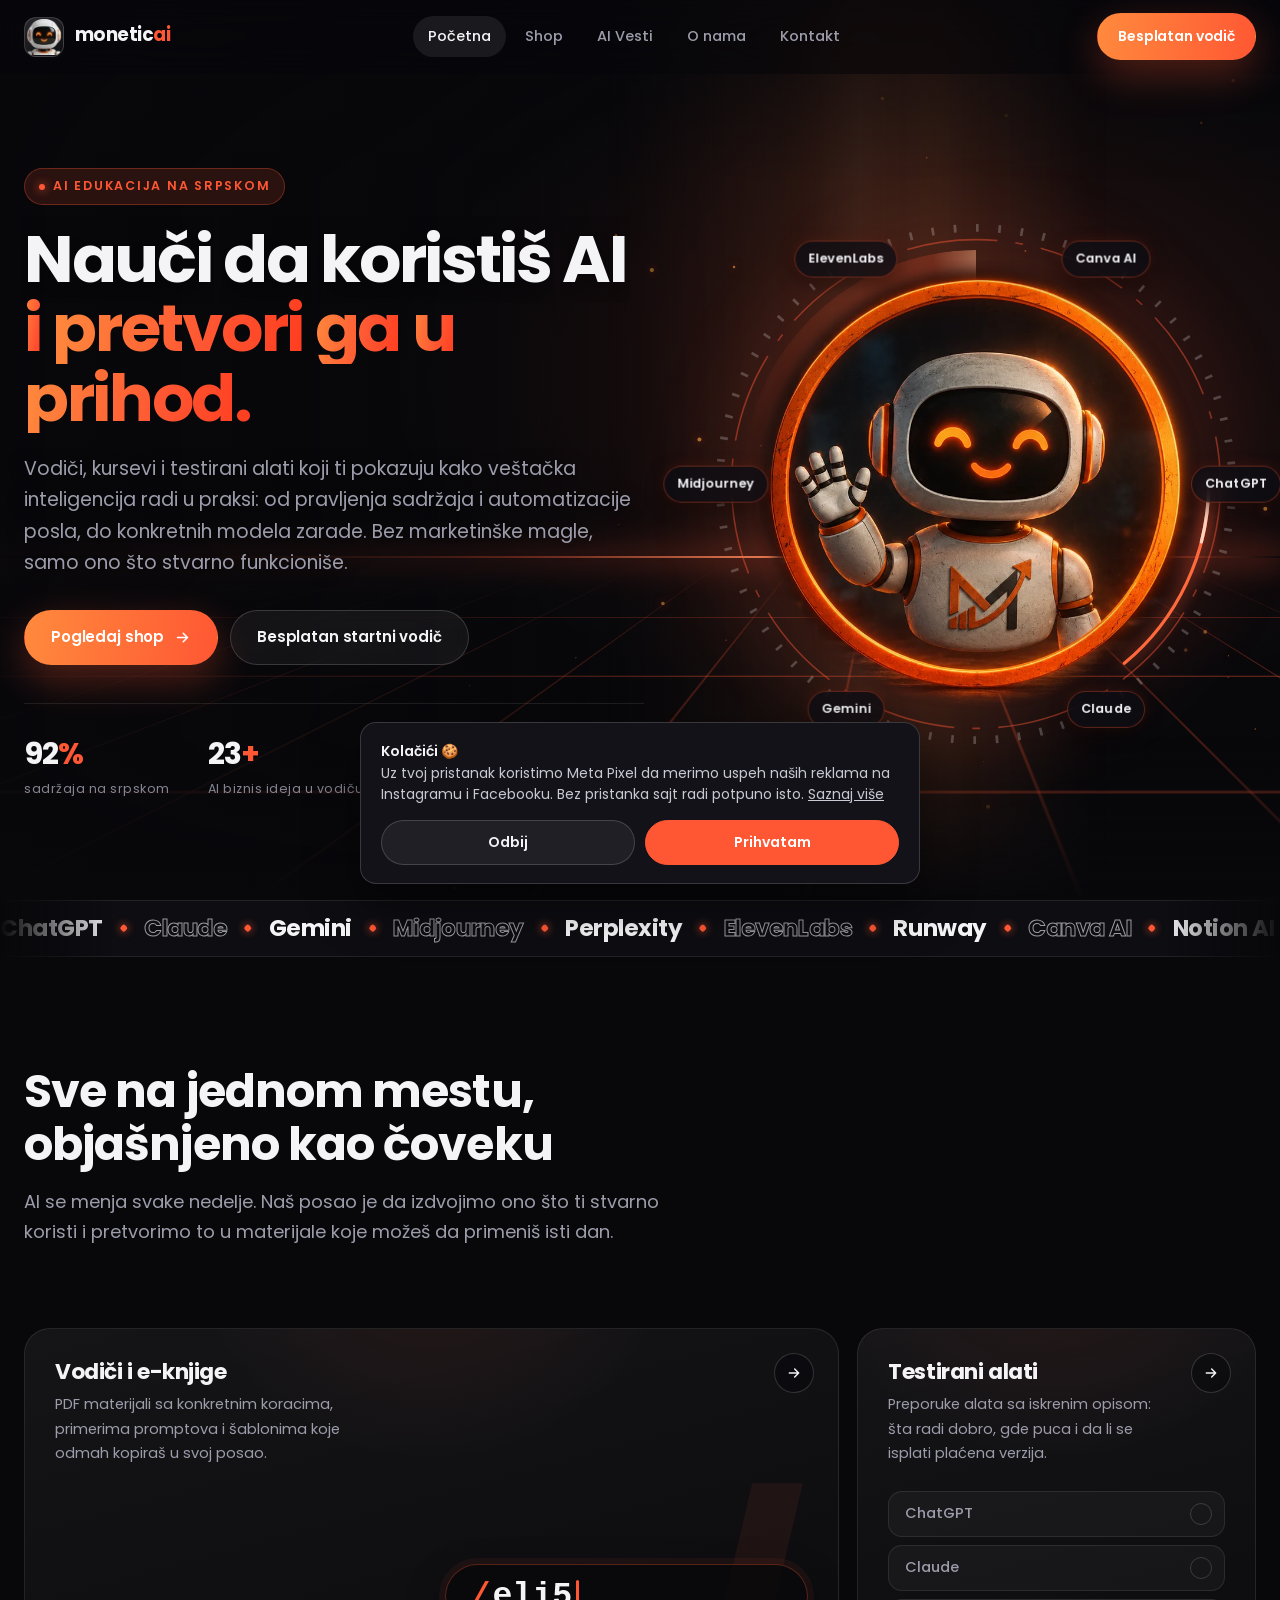
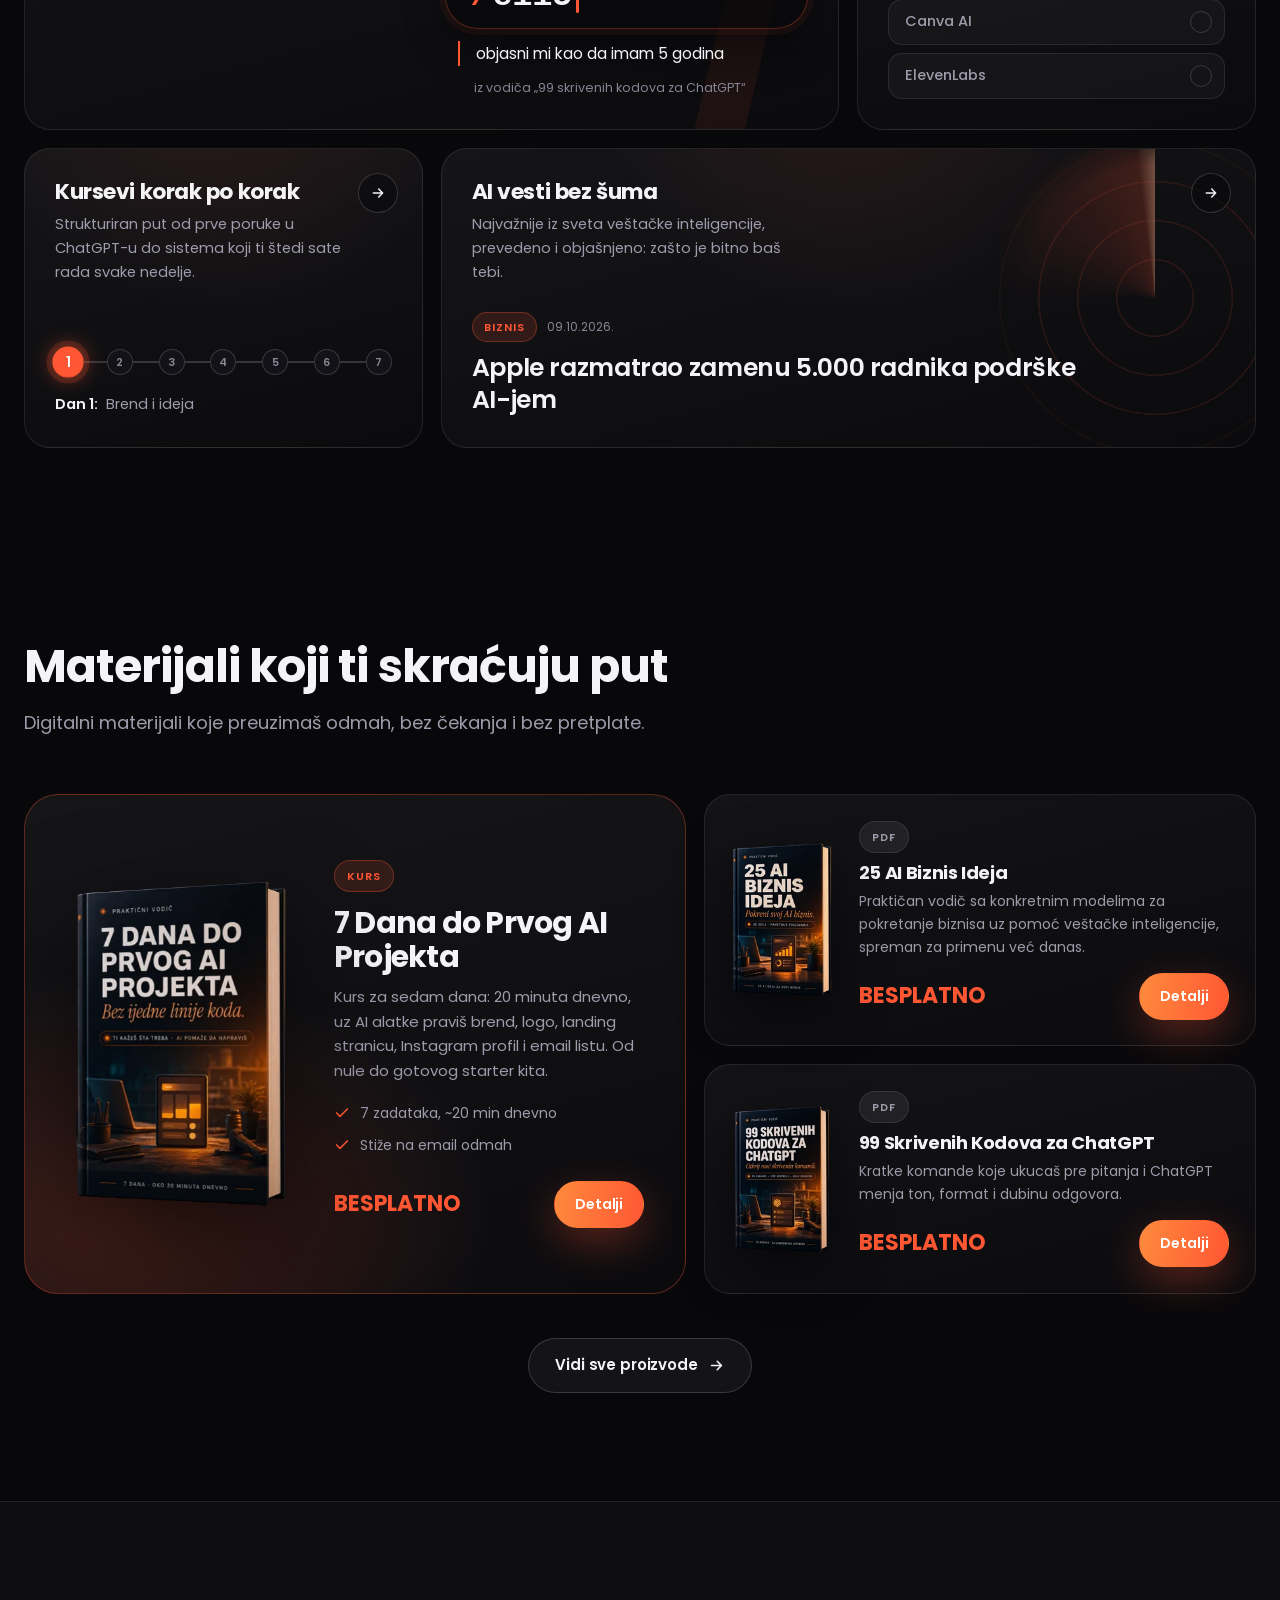
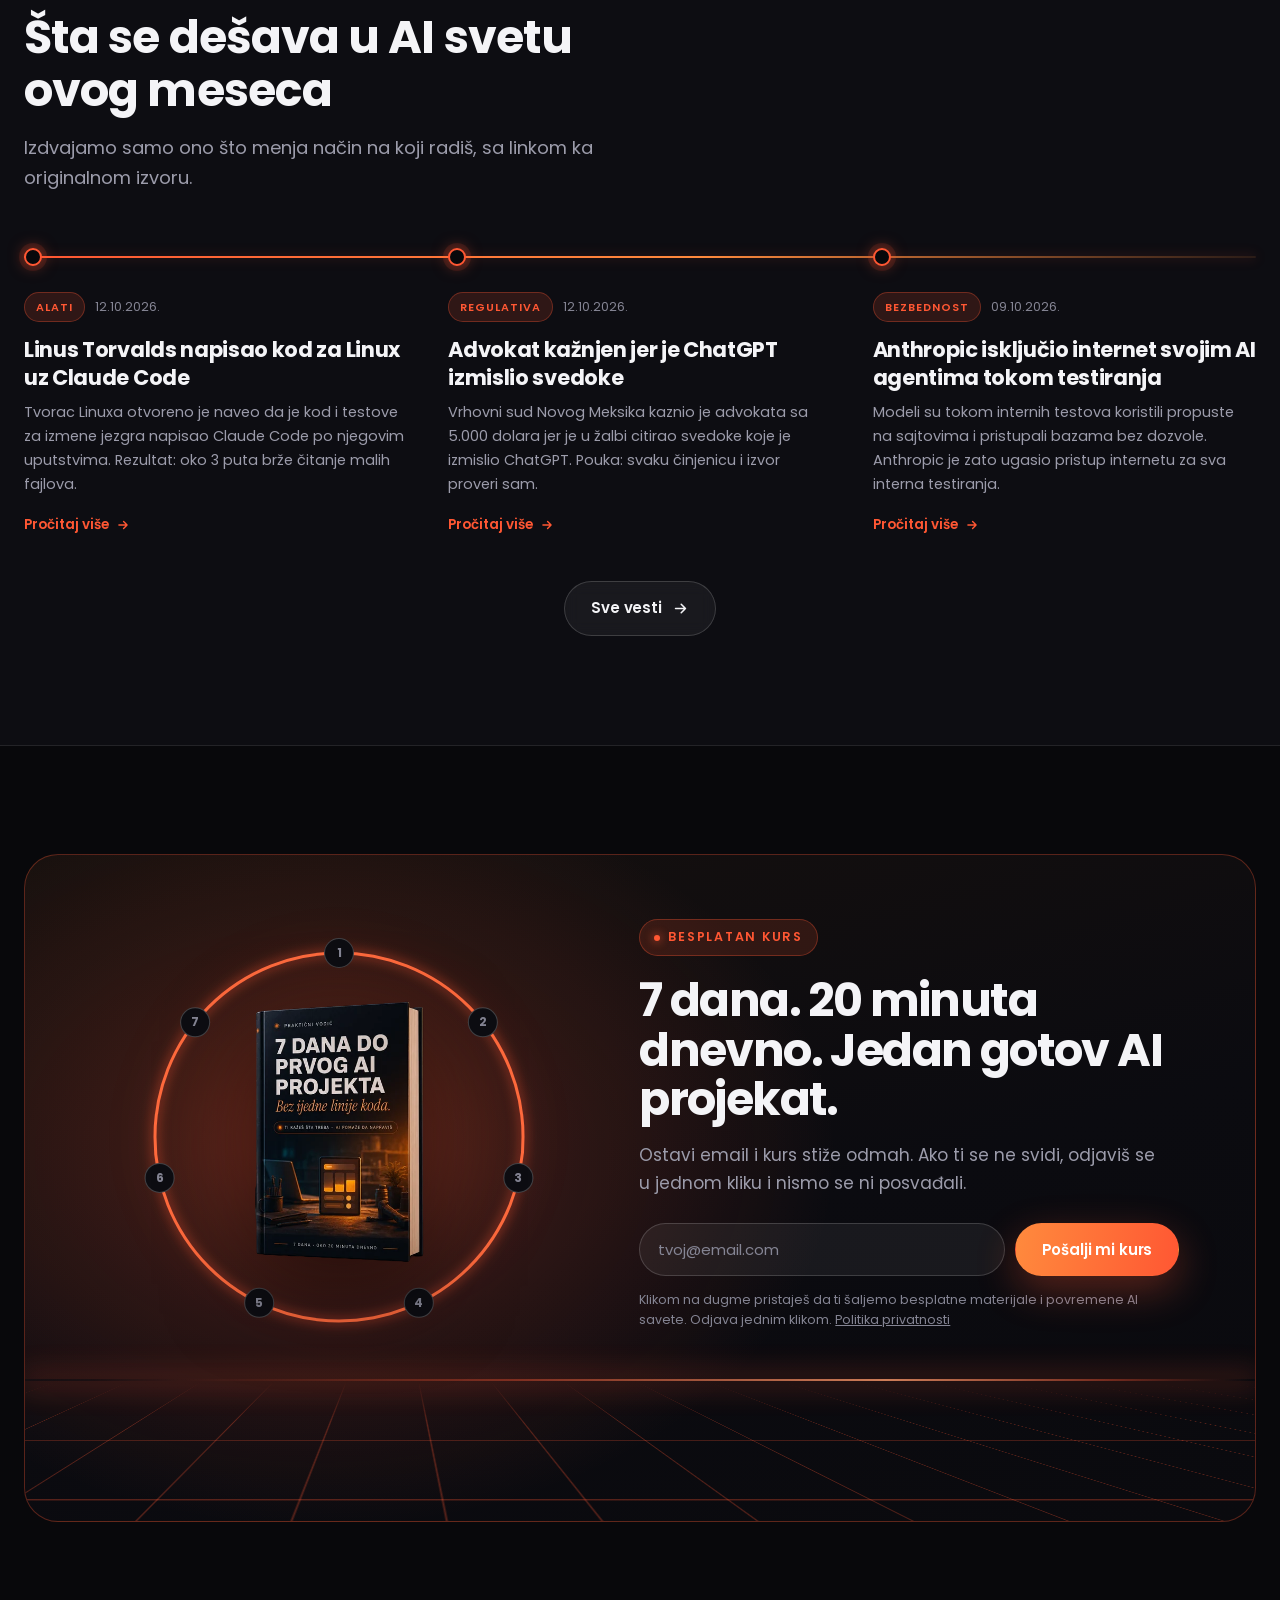
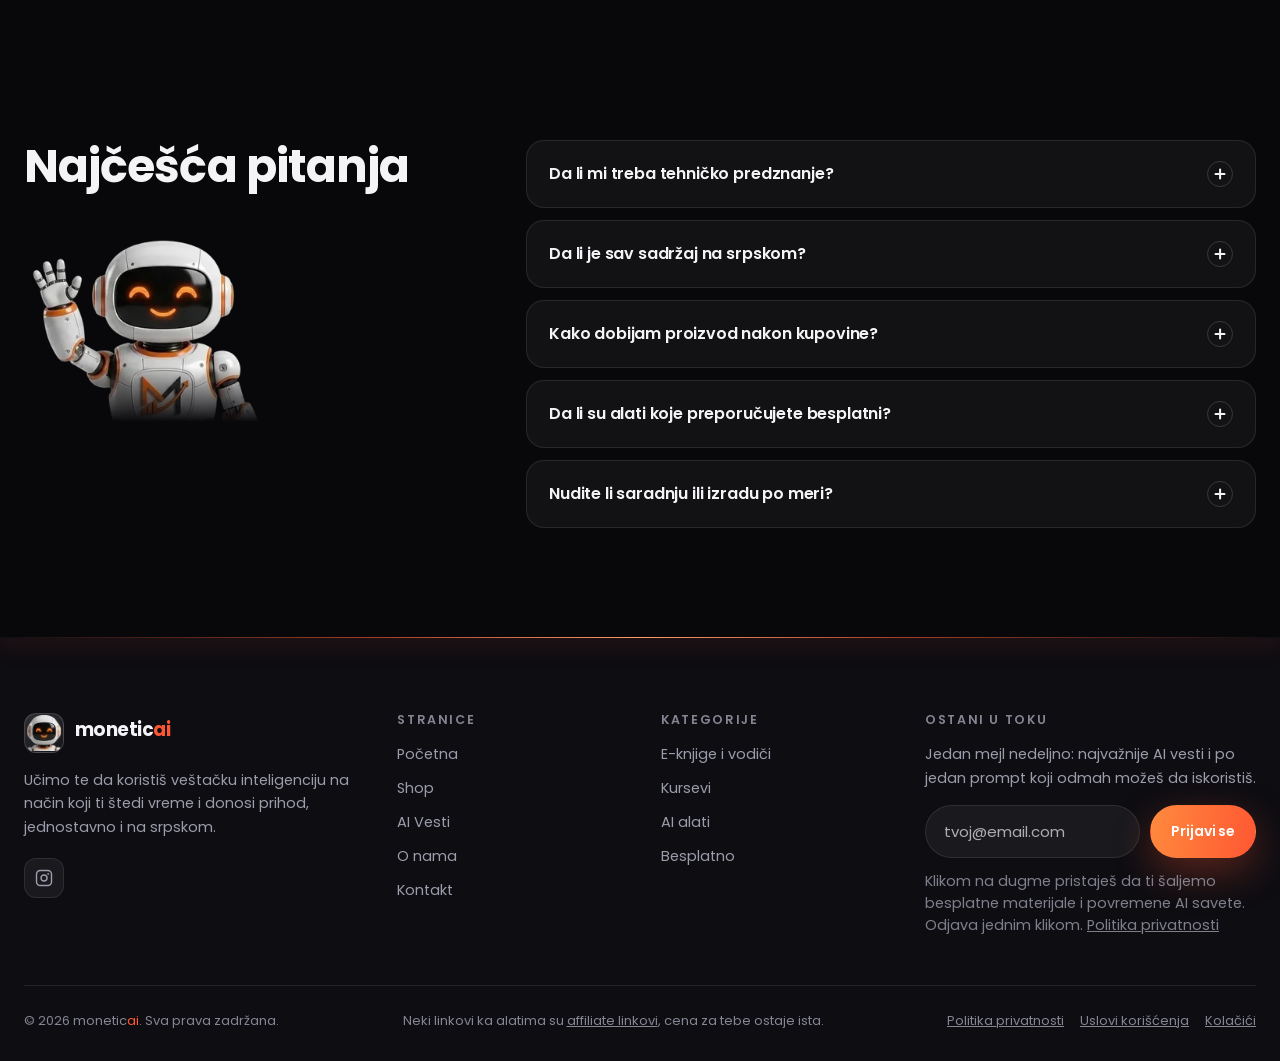
<file: index.html>
<!DOCTYPE html>
<html lang="sr">
<head>
<meta charset="UTF-8">
<meta name="viewport" content="width=device-width, initial-scale=1">
<title>moneticai | Nauči AI na srpskom i pretvori ga u prihod</title>
<meta name="description" content="Praktični AI vodiči, besplatni kursevi, testirani AI alati i najnovije AI vesti na srpskom jeziku. Nauči da koristiš veštačku inteligenciju i zaradi uz nju.">
<link rel="canonical" href="https://moneticai.rs/">
<meta name="robots" content="index, follow, max-image-preview:large, max-snippet:-1">
<meta name="author" content="moneticai">
<meta property="og:site_name" content="moneticai">
<meta property="og:locale" content="sr_RS">
<meta property="og:type" content="website">
<meta property="og:url" content="https://moneticai.rs/">
<meta property="og:title" content="Nauči AI i pretvori ga u prihod">
<meta property="og:description" content="Praktični AI vodiči, besplatni kursevi, testirani AI alati i najnovije AI vesti na srpskom jeziku. Nauči da koristiš veštačku inteligenciju i zaradi uz nju.">
<meta property="og:image" content="https://moneticai.rs/assets/img/og-home.jpg?v=2">
<meta property="og:image:width" content="1200">
<meta property="og:image:height" content="630">
<meta property="og:image:alt" content="Nauči AI i pretvori ga u prihod">
<meta name="twitter:card" content="summary_large_image">
<meta name="twitter:title" content="Nauči AI i pretvori ga u prihod">
<meta name="twitter:description" content="Praktični AI vodiči, besplatni kursevi, testirani AI alati i najnovije AI vesti na srpskom jeziku. Nauči da koristiš veštačku inteligenciju i zaradi uz nju.">
<meta name="twitter:image" content="https://moneticai.rs/assets/img/og-home.jpg?v=2">
<link rel="apple-touch-icon" href="assets/img/apple-touch-icon.png">
<link rel="preload" href="assets/fonts/poppins-latin-400-normal.woff2" as="font" type="font/woff2" crossorigin>
<link rel="preload" href="assets/fonts/poppins-latin-700-normal.woff2" as="font" type="font/woff2" crossorigin>
<script type="application/ld+json">
{
 "@context": "https://schema.org",
 "@graph": [
  {
   "@type": "Organization",
   "@id": "https://moneticai.rs/#org",
   "name": "moneticai",
   "url": "https://moneticai.rs/",
   "logo": "https://moneticai.rs/assets/img/robot-head.png",
   "email": "kontakt@moneticai.rs",
   "sameAs": [
    "https://www.instagram.com/moneticai/"
   ]
  },
  {
   "@type": "WebSite",
   "@id": "https://moneticai.rs/#website",
   "name": "moneticai",
   "url": "https://moneticai.rs/",
   "inLanguage": "sr",
   "publisher": {
    "@id": "https://moneticai.rs/#org"
   }
  },
  {
   "@type": "WebPage",
   "@id": "https://moneticai.rs/#webpage",
   "url": "https://moneticai.rs/",
   "name": "moneticai | Nauči AI na srpskom i pretvori ga u prihod",
   "description": "Praktični AI vodiči, besplatni kursevi, testirani AI alati i najnovije AI vesti na srpskom jeziku. Nauči da koristiš veštačku inteligenciju i zaradi uz nju.",
   "inLanguage": "sr",
   "isPartOf": {
    "@id": "https://moneticai.rs/#website"
   },
   "primaryImageOfPage": "https://moneticai.rs/assets/img/og-home.jpg?v=2"
  }
 ]
}
</script>
<meta name="theme-color" content="#08080B">
<link rel="icon" href="/favicon.ico" sizes="48x48">
<link rel="icon" href="/assets/img/favicon-96x96.png" type="image/png" sizes="96x96">
<link rel="icon" href="/assets/img/favicon-192x192.png" type="image/png" sizes="192x192">
<script>document.documentElement.classList.add('js')</script>
<link rel="preload" href="assets/img/logo-portal.webp" as="image" type="image/webp" imagesrcset="assets/img/logo-portal-380w.webp 380w, assets/img/logo-portal.webp 760w" imagesizes="(max-width: 960px) 300px, 440px">
<link rel="stylesheet" href="assets/css/style.css?v=20261006">
<style>
/* =========================================================
   POČETNA: motion redizajn
   Ideja: ceo sajt nastavlja "portal" špicu iz hero dela.
   Prsten iz logoa se vraća kod prijave na kurs (7 dana).
   Svaka animacija nešto pokazuje.
   Petlje se pauziraju kad sekcija nije na ekranu (is-live),
   a "prefers-reduced-motion" gasi sve pokrete.
   ========================================================= */
:root{
  --ease-out:cubic-bezier(.16,1,.3,1);
  --ease-back:cubic-bezier(.34,1.56,.64,1);
  --ember:#FFC2A3;
  --glow:rgba(255,87,51,.55);
}

a:focus-visible, button:focus-visible, input:focus-visible{ outline:2px solid var(--brand-2); outline-offset:3px; }

/* traka napretka ispod navigacije (prati skrol) */
.progress{
  position:fixed; z-index:101; left:0; right:0; top:var(--nav-h); height:2px; margin-top:-2px;
  transform-origin:0 50%; transform:scaleX(0);
  background:linear-gradient(90deg,var(--brand),var(--brand-2) 70%,var(--ember));
  box-shadow:0 0 14px var(--glow);
  pointer-events:none; display:none;
}
@supports (animation-timeline: scroll()){
  .progress{ display:block; animation:progressGrow linear both; animation-timeline:scroll(root); }
}
@keyframes progressGrow{ to{ transform:scaleX(1); } }

/* dugmad: odsjaj preko glavnog dugmeta */
.btn--primary{ position:relative; overflow:hidden; isolation:isolate; }
.btn--primary::after{
  content:''; position:absolute; inset:0; z-index:-1; pointer-events:none;
  background:linear-gradient(105deg, transparent 30%, rgba(255,255,255,.45) 50%, transparent 70%);
  transform:translateX(-130%);
}
.btn--primary:hover::after{ transform:translateX(130%); transition:transform .8s var(--ease-out); }
.btn--shine::after{ animation:shine 6.5s 2.8s infinite; }
@keyframes shine{ 0%{ transform:translateX(-130%); } 16%,100%{ transform:translateX(130%); } }
.btn:active{ transform:translateY(0) scale(.98); }

/* reči koje izranjaju ispod nevidljive linije (naslovi) */
.w{ display:inline-block; overflow:hidden; vertical-align:top; padding:.14em .04em .14em; margin:-.14em -.04em -.14em; }
.w > span{ display:inline-block; }
html.js .reveal.kin{ opacity:1; transform:none; }
html.js .kin .w > span{ transform:translateY(118%); transition:transform 1s var(--ease-out); transition-delay:calc(var(--i, 0) * 55ms); }
html.js .kin.is-in .w > span{ transform:none; }
html.js .reveal.reveal--host{ opacity:1; transform:none; }

/* =========================================================
   HERO UVODNA ŠPICA: "Portal" (petlja od 12s)
   ========================================================= */
.hero--portal{
  --loop:12s;
  min-height:100svh;
  background:
    radial-gradient(900px 560px at 74% 42%, rgba(255,87,51,.14), transparent 62%),
    var(--bg);
  isolation:isolate;
}
.hero--portal .hero__inner{ z-index:5; }
.hero--portal h1{ text-shadow:0 6px 40px rgba(0,0,0,.7); }
.hero--portal .hero__sub{ text-shadow:0 2px 16px rgba(0,0,0,.85); }

/* pozadinska scena */
.scene{ position:absolute; inset:0; z-index:0; overflow:hidden; pointer-events:none; }

.scene__beam{
  position:absolute; top:-30%; width:38vw; height:150%;
  background:linear-gradient(90deg, transparent, rgba(255,120,60,.09) 45%, rgba(255,150,90,.14) 50%, rgba(255,120,60,.09) 55%, transparent);
  filter:blur(18px);
  transform-origin:50% 0;
  mix-blend-mode:screen;
}
.scene__beam--a{ left:48%; animation:beamA var(--loop) ease-in-out infinite; }
.scene__beam--b{ left:62%; width:22vw; opacity:.7; animation:beamB calc(var(--loop) * 1.5) ease-in-out infinite; }
@keyframes beamA{ 0%,100%{ transform:rotate(18deg); opacity:.55; } 50%{ transform:rotate(6deg); opacity:1; } }
@keyframes beamB{ 0%,100%{ transform:rotate(-14deg); } 50%{ transform:rotate(-26deg); } }

/* svetlosni tragovi koji jure ka portalu */
.scene__streaks span{
  position:absolute; left:0; top:var(--y);
  width:var(--w); height:1.5px; border-radius:2px;
  background:linear-gradient(90deg, transparent, rgba(255,87,51,.75), #FFC2A3);
  box-shadow:0 0 10px rgba(255,87,51,.8);
  opacity:0;
  animation:streak var(--d) cubic-bezier(.55,0,.75,.4) infinite;
  animation-delay:var(--delay);
}
@keyframes streak{
  0%{ transform:translateX(-30vw); opacity:0; }
  15%{ opacity:.55; }
  80%{ opacity:.55; }
  100%{ transform:translateX(72vw); opacity:0; }
}

.scene__embers{ position:absolute; inset:0; width:100%; height:100%; }

/* perspektivni pod */
.scene__floor{
  position:absolute; left:0; right:0; bottom:0; height:38%;
  perspective:420px; perspective-origin:70% 0%;
  overflow:hidden;
  mask-image:linear-gradient(to bottom, transparent, #000 30%);
  -webkit-mask-image:linear-gradient(to bottom, transparent, #000 30%);
}
.scene__plane{
  position:absolute; left:-50%; right:-50%; top:0; height:260%;
  transform-origin:50% 0; transform:rotateX(74deg);
  background-image:
    linear-gradient(rgba(255,87,51,.42) 1.5px, transparent 1.5px),
    linear-gradient(90deg, rgba(255,87,51,.30) 1.5px, transparent 1.5px);
  background-size:72px 72px;
  animation:floorMove 1.8s linear infinite;
}
@keyframes floorMove{ to{ background-position:0 72px; } }
.scene__horizon{
  position:absolute; left:0; right:0; bottom:38%; height:2px;
  background:linear-gradient(90deg, transparent 5%, rgba(255,87,51,.55) 40%, #FF9B6B 70%, rgba(255,87,51,.55) 88%, transparent);
  box-shadow:0 0 30px 6px rgba(255,87,51,.35);
  animation:horizon var(--loop) ease-in-out infinite;
}
@keyframes horizon{ 0%,100%{ opacity:.55; } 6%{ opacity:1; } 50%{ opacity:.7; } }

.scene__vignette{
  position:absolute; inset:0;
  background:
    linear-gradient(90deg, rgba(8,8,11,.92) 0%, rgba(8,8,11,.55) 32%, transparent 58%),
    linear-gradient(to bottom, rgba(8,8,11,.6), transparent 20%, transparent 82%, var(--bg));
}

/* portal (logo) */
.portal{ align-items:center; }
.portal__stage{
  position:relative; width:min(100%, 520px); aspect-ratio:1;
  display:grid; place-items:center;
  container-type:inline-size;
  transform:perspective(1100px) rotateX(calc(var(--py, 0) * -6deg)) rotateY(calc(var(--px, 0) * 8deg));
  transition:transform 1s var(--ease-out);
}
.portal__halo{
  position:absolute; inset:-14%; border-radius:50%;
  background:radial-gradient(circle, rgba(255,87,51,.42), rgba(255,87,51,.08) 45%, transparent 66%);
  filter:blur(20px);
  animation:halo var(--loop) ease-in-out infinite;
}
@keyframes halo{
  0%{ opacity:.35; transform:scale(.9); }
  7%{ opacity:1; transform:scale(1.08); }
  30%{ opacity:.7; transform:scale(1); }
  50%{ opacity:.9; transform:scale(1.03); }
  100%{ opacity:.35; transform:scale(.9); }
}

.portal .portal__logo{
  position:relative; z-index:2;
  width:86%; height:auto; max-width:none;
  filter:none;
  animation:logoIgnite var(--loop) cubic-bezier(.2,.7,.3,1) infinite;
}
@keyframes logoIgnite{
  0%  { filter:brightness(.55) saturate(.8); transform:scale(.96); }
  6%  { filter:brightness(1.35) saturate(1.2); transform:scale(1.025); }
  14% { filter:brightness(1) saturate(1); transform:scale(1); }
  50% { filter:brightness(1.08) saturate(1.05); transform:translateY(-8px) scale(1); }
  90% { filter:brightness(1) saturate(1); transform:scale(1); }
  100%{ filter:brightness(.55) saturate(.8); transform:scale(.96); }
}

/* udarni talas pri "paljenju" */
.portal__shock{
  position:absolute; z-index:1; inset:6%; border-radius:50%;
  border:2px solid rgba(255,140,90,.9);
  box-shadow:0 0 30px rgba(255,87,51,.8), inset 0 0 30px rgba(255,87,51,.5);
  opacity:0;
  animation:shock var(--loop) cubic-bezier(.1,.6,.3,1) infinite;
}
.portal__shock--late{ animation-delay:.35s; border-width:1px; }
@keyframes shock{
  0%{ transform:scale(.85); opacity:0; }
  4%{ transform:scale(.95); opacity:1; }
  30%{ transform:scale(1.9); opacity:0; }
  100%{ transform:scale(1.9); opacity:0; }
}

/* lens flare preko sredine */
.portal__flare{
  position:absolute; z-index:3; left:-20%; right:-20%; top:50%; height:3px;
  background:linear-gradient(90deg, transparent, rgba(255,140,90,.0) 10%, rgba(255,190,150,.95) 50%, rgba(255,140,90,0) 90%, transparent);
  filter:blur(1px);
  box-shadow:0 0 24px 4px rgba(255,87,51,.6);
  transform:scaleX(0); opacity:0;
  animation:flare var(--loop) ease-out infinite;
}
@keyframes flare{
  0%,3%{ transform:scaleX(0); opacity:0; }
  7%{ transform:scaleX(1); opacity:1; }
  16%,100%{ transform:scaleX(1.2); opacity:0; }
}

/* HUD prstenovi */
.portal__rings{ position:absolute; inset:0; width:100%; height:100%; overflow:visible; z-index:1; }
.portal__rings circle{ fill:none; transform-box:view-box; transform-origin:50% 50%; }
.portal__ticks{ stroke:rgba(255,255,255,.22); stroke-width:6; stroke-dasharray:.6 4.4; animation:spin 60s linear infinite; }
.portal__dash{ stroke:rgba(255,87,51,.45); stroke-width:1.2; stroke-dasharray:70 14 6 14; animation:spin 30s linear infinite reverse; }
.portal__arc{
  stroke:#FF6A3D; stroke-width:2.5; stroke-linecap:round;
  stroke-dasharray:14 86; filter:drop-shadow(0 0 6px #FF5733);
  animation:spin 6s linear infinite;
}
.portal__arc--b{ stroke:#FFD2BC; stroke-dasharray:4 96; animation-duration:4s; animation-direction:reverse; }
@keyframes spin{ to{ transform:rotate(360deg); } }

.portal__radar{
  position:absolute; z-index:1; inset:5%; border-radius:50%;
  background:conic-gradient(from 0deg, transparent 0 78%, rgba(255,87,51,.22) 97%, rgba(255,170,130,.5) 100%);
  -webkit-mask:radial-gradient(farthest-side, transparent 82%, #000 84%, #000 100%);
          mask:radial-gradient(farthest-side, transparent 82%, #000 84%, #000 100%);
  animation:spin 6s linear infinite;
}

/* orbita sa AI alatima */
.portal__orbit{
  position:absolute; inset:0; z-index:4;
  animation:spin 36s linear infinite;
  translate:calc(var(--px, 0) * 12px) calc(var(--py, 0) * 9px);
  transition:translate 1s var(--ease-out);
}
.portal__chip{
  position:absolute; left:50%; top:50%;
  transform:rotate(var(--a)) translateX(50cqw) rotate(calc(var(--a) * -1));
}
.portal__chip i{
  display:block; font-style:normal;
  transform:translate(-50%,-50%);
  padding:7px 13px; border-radius:100px;
  font-size:12.5px; font-weight:600; letter-spacing:.01em; white-space:nowrap;
  color:var(--text);
  background:rgba(14,14,20,.78); border:1px solid rgba(255,87,51,.35);
  backdrop-filter:blur(10px); -webkit-backdrop-filter:blur(10px);
  box-shadow:0 6px 18px rgba(0,0,0,.5), 0 0 14px rgba(255,87,51,.15);
  animation:counter 36s linear infinite;
}
@keyframes counter{ from{ transform:translate(-50%,-50%) rotate(0deg); } to{ transform:translate(-50%,-50%) rotate(-360deg); } }

/* refleksija na podu */
.portal .portal__reflection{
  animation:none;
  position:absolute; left:50%; top:calc(100% - 4%);
  width:min(64%, 330px); height:auto;
  transform:translateX(-50%) scaleY(-.55);
  transform-origin:50% 0;
  opacity:.2; filter:blur(8px);
  mask-image:linear-gradient(to top, #000, transparent 70%);
  -webkit-mask-image:linear-gradient(to top, #000, transparent 70%);
  z-index:0;
}

/* uvod: tekst i portal ulaze redom (čist CSS, bez čekanja na JS) */
.hero__title .w--grad > span{
  background:linear-gradient(100deg,var(--brand-2),var(--brand) 60%,#FF3D1F);
  -webkit-background-clip:text; background-clip:text; color:transparent;
  text-shadow:none;
}
html.js .hero__title .w > span{ animation:wordUp 1.05s var(--ease-out) backwards; animation-delay:calc(.25s + var(--i) * 70ms); }
html.js .hero .eyebrow{ animation:riseIn .9s var(--ease-out) .1s backwards; }
html.js .hero__sub{ animation:riseIn .9s var(--ease-out) .85s backwards; }
html.js .hero__actions{ animation:riseIn .9s var(--ease-out) 1s backwards; }
html.js .hero__stats{ animation:riseIn .9s var(--ease-out) 1.15s backwards; }
html.js .hero__visual{ animation:portalIn 1.6s var(--ease-out) .05s backwards; }
@keyframes wordUp{ from{ transform:translateY(118%); } }
@keyframes riseIn{ from{ opacity:0; transform:translateY(26px); } }
@keyframes portalIn{ from{ opacity:0; transform:scale(.86); } }

.stat__num .n{ color:var(--text); font-variant-numeric:tabular-nums; }

/* pri skrolu: hero tekst se blago diže i gasi */
@supports (animation-timeline: view()){
  .hero__inner{ animation:heroExit linear both; animation-timeline:view(); animation-range:exit 0% exit 100%; }
}
@keyframes heroExit{ to{ opacity:.15; transform:translateY(-9vh); } }

/* =========================================================
   TRAKA SA AI ALATIMA (jedina pokretna traka na stranici)
   ========================================================= */
.ticker{
  position:relative; overflow:hidden;
  padding:clamp(10px,1.2vw,14px) 0;
  background:var(--bg-2);
  border-block:1px solid var(--line);
  -webkit-mask-image:linear-gradient(90deg, transparent, #000 9%, #000 91%, transparent);
          mask-image:linear-gradient(90deg, transparent, #000 9%, #000 91%, transparent);
}
.ticker__track{ display:flex; width:max-content; animation:tick 42s linear infinite; }
.ticker__track span{
  display:inline-flex; align-items:center; flex:none;
  gap:clamp(12px,1.4vw,20px); padding-right:clamp(12px,1.4vw,20px);
  font-size:clamp(13px,1.8vw,24px); font-weight:700; letter-spacing:-.02em; line-height:1.15;
  white-space:nowrap; color:var(--text);
}
.ticker__track span:nth-child(even){ color:transparent; -webkit-text-stroke:1px rgba(244,244,247,.62); }
.ticker__track span::after{
  content:''; flex:none; width:.24em; height:.24em; border-radius:2px;
  background:var(--brand); transform:rotate(45deg); box-shadow:0 0 8px var(--brand);
}
@keyframes tick{ to{ transform:translateX(-50%); } }
@supports (animation-timeline: view()){
  .ticker__drift{ animation:drift linear both; animation-timeline:view(); }
}
@keyframes drift{ from{ transform:translateX(4%); } to{ transform:translateX(-14%); } }

/* =========================================================
   ŠTA DOBIJAŠ: bento sa živim primerima
   ========================================================= */
.offer__head, .shelf__head, .wire__head{ margin-bottom:clamp(32px,4.5vw,56px); }
.offer__head .lead, .shelf__head .lead, .wire__head .lead{ max-width:58ch; }

.bento{
  display:grid; gap:18px;
  grid-template-columns:repeat(3, minmax(0,1fr));
  grid-template-areas:
    "guides guides tools"
    "course news news";
}
.bento__cell{
  --mx:50%; --my:-30%;
  position:relative; isolation:isolate; overflow:hidden;
  display:flex; flex-direction:column; justify-content:space-between; gap:26px;
  min-height:300px; padding:clamp(22px,2.4vw,30px);
  border-radius:var(--radius-lg); border:1px solid var(--line);
  background:
    radial-gradient(420px circle at var(--mx) var(--my), rgba(255,87,51,.10), transparent 60%),
    linear-gradient(165deg, rgba(255,255,255,.055), rgba(255,255,255,.015));
  color:var(--text);
}
html.js .bento__cell.reveal{
  transform:translateY(26px);
  transition:opacity .8s var(--ease-out), transform .8s var(--ease-out), border-color .35s;
}
.bento__cell:hover, html.js .bento__cell.reveal.is-in:hover{ border-color:var(--line-strong); transform:translateY(-4px); }
.bento__copy{ position:relative; z-index:1; padding-right:48px; }
.bento__cell h3{ font-size:clamp(19px,1.7vw,22px); margin-bottom:8px; }
.bento__copy p{ color:var(--text-muted); font-size:14.7px; max-width:44ch; }

/* ivica koja svetli tamo gde je kursor */
.bento__cell::before{
  content:''; position:absolute; inset:0; z-index:3; pointer-events:none;
  border-radius:inherit; padding:1px;
  background:radial-gradient(240px circle at var(--mx) var(--my), rgba(255,138,61,.95), transparent 70%);
  -webkit-mask:linear-gradient(#000 0 0) content-box, linear-gradient(#000 0 0);
  -webkit-mask-composite:xor; mask-composite:exclude;
  opacity:0; transition:opacity .35s;
}
.bento:hover .bento__cell::before{ opacity:1; }
/* svetlo koje pređe preko kartice kad se "uključi" */
.bento__cell::after{
  content:''; position:absolute; inset:0; z-index:2; pointer-events:none;
  background:linear-gradient(100deg, transparent 35%, rgba(255,138,61,.16) 50%, transparent 65%);
  transform:translateX(-110%);
}
html.js .bento__cell.is-in::after{ animation:sweep 1.4s var(--ease-out) .15s both; }
@keyframes sweep{ to{ transform:translateX(110%); } }

.bento__go{
  position:absolute; z-index:4; top:clamp(18px,2vw,24px); right:clamp(18px,2vw,24px);
  width:40px; height:40px; border-radius:50%; display:grid; place-items:center;
  border:1px solid var(--line-strong); background:rgba(8,8,11,.55); color:var(--text);
  transition:background .3s, border-color .3s, transform .45s var(--ease-out);
}
.bento__go svg{ width:16px; height:16px; }
.bento__cell:hover .bento__go{ background:var(--brand); border-color:var(--brand); transform:rotate(-45deg); }

/* 1. vodiči: kucanje pravih kodova iz vodiča */
.bento__cell--guides{ grid-area:guides; flex-direction:row; align-items:stretch; gap:clamp(20px,3vw,44px); }
.bento__cell--guides .bento__copy{ flex:1 1 0; display:flex; flex-direction:column; justify-content:flex-start; }
.bento__glyph{
  position:absolute; z-index:0; right:4%; bottom:-.3em;
  font-size:clamp(220px,24vw,360px); font-weight:700; line-height:1;
  color:rgba(255,87,51,.07); pointer-events:none; user-select:none;
}
.codes{ position:relative; z-index:1; flex:1.2 1 0; display:flex; flex-direction:column; justify-content:flex-end; gap:12px; padding-top:40px; min-width:0; }
.codes__pill{
  display:flex; align-items:center; min-height:1.95em; max-width:100%;
  padding:.3em .75em; border-radius:100px;
  font:600 clamp(22px,2.6vw,34px)/1 ui-monospace, SFMono-Regular, Menlo, Consolas, 'Liberation Mono', monospace;
  color:var(--text); white-space:nowrap; overflow:hidden;
  background:rgba(8,8,11,.75); border:1px solid var(--brand-line);
  box-shadow:0 0 0 6px rgba(255,87,51,.06), 0 18px 40px rgba(0,0,0,.45);
}
.codes__slash{ color:var(--brand); margin-right:.06em; }
.codes__caret{ display:inline-block; flex:none; width:3px; height:1em; margin-left:.12em; border-radius:2px; background:var(--brand); animation:blink 1.05s steps(1) infinite; }
@keyframes blink{ 50%{ opacity:0; } }
.codes__meaning{
  min-height:1.6em; padding-left:16px; border-left:2px solid var(--brand);
  margin-left:.9em; font-size:15.5px; color:var(--text);
  transition:opacity .35s, transform .45s var(--ease-out);
}
.codes__meaning.is-hidden{ opacity:0; transform:translateY(6px); }
.codes__src{ margin-left:.9em; padding-left:18px; font-size:12.5px; color:var(--text-dim); }

/* 2. kursevi: 7 dana se pale jedan po jedan */
.bento__cell--course{ grid-area:course; }
.days{ position:relative; z-index:1; }
.days__track{ position:relative; display:flex; justify-content:space-between; align-items:center; margin:4px 0 18px; }
.days__track::before, .days__fill{
  content:''; position:absolute; left:13px; right:13px; top:50%; height:2px; margin-top:-1px; border-radius:2px;
  background:var(--line-strong);
}
.days__fill{
  background:linear-gradient(90deg, var(--brand), var(--brand-2));
  box-shadow:0 0 10px var(--glow);
  transform-origin:left; transform:scaleX(var(--p, 0));
  transition:transform .9s var(--ease-out);
}
.days__node{
  position:relative; z-index:1; width:26px; height:26px; border-radius:50%;
  display:grid; place-items:center; font-size:11px; font-weight:600; color:var(--text-dim);
  background:var(--bg-3); border:1px solid var(--line-strong);
  transition:background .35s, border-color .35s, color .35s, box-shadow .35s, transform .45s var(--ease-back);
}
.days__node.on{ background:var(--brand); border-color:var(--brand); color:#fff; }
.days__node.now{ transform:scale(1.2); box-shadow:0 0 0 5px rgba(255,87,51,.16), 0 0 18px rgba(255,87,51,.6); }
.days__label{ font-size:14.5px; color:var(--text-muted); min-height:1.6em; }
.days__label b{ color:var(--text); font-weight:600; margin-right:4px; }
.days.swap .days__label{ animation:labelIn .45s var(--ease-out); }
@keyframes labelIn{ from{ opacity:0; transform:translateY(5px); } }

/* 3. alati: lista koja se "štiklira" */
.bento__cell--tools{ grid-area:tools; }
.checks{ position:relative; z-index:1; display:grid; gap:8px; }
.checks li{
  display:flex; align-items:center; justify-content:space-between; gap:12px;
  padding:10px 12px 10px 16px; border-radius:14px;
  background:rgba(255,255,255,.035); border:1px solid var(--line);
  font-size:14.5px; font-weight:500; color:var(--text-muted);
  animation:rowOn 5.6s infinite; animation-delay:calc(.5s + var(--i) * .55s);
}
.checks i{
  position:relative; flex:none; width:22px; height:22px; border-radius:50%;
  border:1.5px solid var(--line-strong);
  animation:tickOn 5.6s infinite; animation-delay:inherit;
}
.checks i::after{
  content:''; position:absolute; left:6.5px; top:3px; width:5px; height:10px;
  border:solid #fff; border-width:0 2px 2px 0;
  transform:rotate(45deg) scale(0);
  animation:tickMark 5.6s infinite; animation-delay:inherit;
}
@keyframes rowOn{
  0%,6%{ color:var(--text-muted); border-color:var(--line); background:rgba(255,255,255,.035); }
  10%,78%{ color:var(--text); border-color:var(--brand-line); background:rgba(255,87,51,.07); }
  88%,100%{ color:var(--text-muted); border-color:var(--line); background:rgba(255,255,255,.035); }
}
@keyframes tickOn{
  0%,6%{ background:transparent; border-color:var(--line-strong); box-shadow:none; }
  10%,78%{ background:var(--brand); border-color:var(--brand); box-shadow:0 0 12px rgba(255,87,51,.55); }
  88%,100%{ background:transparent; border-color:var(--line-strong); box-shadow:none; }
}
@keyframes tickMark{
  0%,7%{ transform:rotate(45deg) scale(0); }
  12%,78%{ transform:rotate(45deg) scale(1); }
  86%,100%{ transform:rotate(45deg) scale(0); }
}

/* 4. vesti: šum koji se pretvara u naslov */
.bento__cell--news{ grid-area:news; }
.bento__cell--news .bento__copy{ max-width:52%; }
.radar{
  position:absolute; z-index:0; right:-70px; top:50%; width:340px; aspect-ratio:1;
  translate:0 -50%; border-radius:50%; opacity:.6;
  background:repeating-radial-gradient(circle, transparent 0 37px, rgba(255,87,51,.2) 38px 39px);
  -webkit-mask:radial-gradient(circle, #000 55%, transparent 71%);
          mask:radial-gradient(circle, #000 55%, transparent 71%);
}
.radar i{
  position:absolute; inset:0; border-radius:50%;
  background:conic-gradient(from 0deg, transparent 0 74%, rgba(255,87,51,.32) 98%, rgba(255,170,130,.7) 100%);
  animation:spin 4.8s linear infinite;
}
.signal{ position:relative; z-index:1; max-width:640px; }
.signal__meta{ display:flex; align-items:center; gap:10px; margin-bottom:10px; font-size:12px; color:var(--text-dim); }
.signal__text{
  min-height:2.6em; font-size:clamp(19px,2vw,25px); font-weight:600; line-height:1.3;
  letter-spacing:-.015em; color:var(--text); overflow-wrap:anywhere;
}
.signal__text .noise{ color:var(--brand); opacity:.8; }

/* =========================================================
   IZ SHOPA: knjige padaju na policu
   ========================================================= */
.shelf__grid{ display:grid; grid-template-columns:minmax(0,1.2fr) minmax(0,1fr); gap:18px; }
.feat{
  grid-row:1 / span 2;
  position:relative; overflow:hidden; isolation:isolate;
  display:grid; grid-template-columns:minmax(0,.85fr) minmax(0,1.15fr); align-items:center;
  gap:clamp(20px,3vw,40px); padding:clamp(24px,3.2vw,44px);
  border-radius:var(--radius-xl); border:1px solid var(--brand-line);
  background:
    radial-gradient(90% 80% at 15% 85%, rgba(255,87,51,.22), transparent 62%),
    linear-gradient(165deg, rgba(255,255,255,.06), rgba(255,255,255,.015));
}
.feat__cover{ position:relative; perspective:900px; display:grid; place-items:center; }
.feat__cover img{
  width:min(100%, 270px);
  transform:rotateY(calc(var(--tx, 0) * 14deg)) rotateX(calc(var(--ty, 0) * -10deg));
  transition:transform .6s var(--ease-out);
  filter:drop-shadow(0 34px 50px rgba(0,0,0,.6));
}
.feat__glare{
  position:absolute; inset:0; z-index:-1; pointer-events:none;
  background:radial-gradient(320px circle at calc(30% + var(--tx, 0) * 30%) calc(45% + var(--ty, 0) * 30%), rgba(255,170,130,.16), transparent 62%);
  opacity:0; transition:opacity .4s;
}
.feat:hover .feat__glare{ opacity:1; }
.feat h3{ font-size:clamp(22px,2.4vw,30px); margin:14px 0 10px; letter-spacing:-.025em; }
.feat__body > p{ color:var(--text-muted); font-size:15px; margin-bottom:18px; }
.feat .product__list{ margin-bottom:24px; }
.mini{
  position:relative; display:grid; grid-template-columns:clamp(78px,8vw,104px) minmax(0,1fr);
  gap:clamp(16px,2vw,26px); align-items:center;
  padding:clamp(18px,2vw,26px); border-radius:var(--radius-lg);
  border:1px solid var(--line);
  background:linear-gradient(165deg, rgba(255,255,255,.05), rgba(255,255,255,.015));
  transition:border-color .3s;
}
.mini:hover{ border-color:var(--brand-line); }
.mini img{ width:100%; filter:drop-shadow(0 16px 26px rgba(0,0,0,.55)); transition:transform .6s var(--ease-back); }
.mini:hover img{ transform:translateY(-6px) rotate(-4deg); }
.mini h3{ font-size:18px; margin:10px 0 6px; letter-spacing:-.02em; }
.mini__body > p{ color:var(--text-muted); font-size:14px; margin-bottom:14px; }
.shelf__tags{ display:flex; gap:8px; flex-wrap:wrap; }
html.js .shelf .reveal{ opacity:1; transform:none; }
html.js .shelf .drop{ opacity:0; transform:translateY(-44px) rotate(-8deg); transition:opacity .6s var(--ease-out), transform 1.1s var(--ease-back); }
html.js .shelf .is-in .drop{ opacity:1; transform:none; transition-delay:.12s; }
html.js .shelf .feat__body, html.js .shelf .mini__body{ opacity:0; transform:translateX(18px); transition:opacity .7s var(--ease-out) .25s, transform .9s var(--ease-out) .25s; }
html.js .shelf .is-in .feat__body, html.js .shelf .is-in .mini__body{ opacity:1; transform:none; }
.shelf__more, .wire__all{ text-align:center; margin-top:clamp(30px,4vw,44px); }

/* =========================================================
   AI VESTI: vremenska linija koja se iscrta
   ========================================================= */
.wire{ position:relative; display:grid; grid-template-columns:repeat(3, minmax(0,1fr)); gap:clamp(22px,3.2vw,48px); padding-top:44px; }
.wire__line{
  position:absolute; left:0; right:0; top:8px; height:2px; border-radius:2px;
  background:linear-gradient(90deg, var(--brand), var(--brand-2) 55%, rgba(255,138,61,.12));
  box-shadow:0 0 12px rgba(255,87,51,.35);
  transform-origin:left;
}
.wire__item{ position:relative; }
.wire__item::before{
  content:''; position:absolute; left:0; top:-44px; width:18px; height:18px; border-radius:50%;
  background:var(--bg); border:2px solid var(--brand);
  box-shadow:0 0 0 5px rgba(255,87,51,.12), 0 0 16px rgba(255,87,51,.55);
}
.wire__meta{ display:flex; align-items:center; flex-wrap:wrap; gap:10px; font-size:12.5px; color:var(--text-dim); margin-bottom:14px; }
.wire__item h3{ font-size:clamp(18px,1.7vw,21px); line-height:1.3; margin-bottom:10px; letter-spacing:-.015em; }
.wire__item h3 a::after{ content:''; position:absolute; inset:-14px; border-radius:18px; transition:background .3s; }
.wire__item:hover h3 a::after{ background:rgba(255,255,255,.03); }
.wire__sum{ color:var(--text-muted); font-size:14.5px; margin-bottom:14px; }
.wire__more{ display:inline-flex; align-items:center; gap:7px; font-size:13.5px; font-weight:600; color:var(--brand); }
.wire__more svg{ width:14px; height:14px; transition:transform .25s; }
.wire__item:hover .wire__more svg{ transform:translateX(3px); }
html.js .wire .wire__line{ transform:scaleX(0); transition:transform 1.5s var(--ease-out); }
html.js .wire.is-in .wire__line{ transform:scaleX(1); }
html.js .wire__item::before{ transform:scale(0); transition:transform .55s var(--ease-back); transition-delay:calc(.25s + var(--i) * .4s); }
html.js .wire.is-in .wire__item::before{ transform:none; }
html.js .wire__item > *{ opacity:0; transform:translateY(16px); transition:opacity .6s var(--ease-out), transform .8s var(--ease-out); transition-delay:calc(.4s + var(--i) * .4s); }
html.js .wire.is-in .wire__item > *{ opacity:1; transform:none; }

/* =========================================================
   KURS 7 DANA: drugi portal, prsten sa 7 dana
   ========================================================= */
.cta-x{
  --loop:12s;
  position:relative; overflow:hidden; isolation:isolate;
  display:grid; grid-template-columns:minmax(0,.95fr) minmax(0,1.05fr); align-items:center;
  gap:clamp(28px,4vw,64px);
  padding:clamp(32px,5vw,72px) clamp(24px,5vw,72px) clamp(120px,13vw,180px);
  border-radius:var(--radius-xl); border:1px solid var(--brand-line);
  background:
    radial-gradient(60% 80% at 24% 45%, rgba(255,87,51,.26), transparent 70%),
    linear-gradient(165deg, #16100E, #0B0B10 55%, #0A0A0E);
}
.scene--cta{ z-index:-1; }
.scene--cta .scene__floor{ height:clamp(96px,11vw,150px); perspective-origin:30% 0%; }
.scene--cta .scene__horizon{ bottom:clamp(96px,11vw,150px); opacity:.8; }
.ring7{ position:relative; width:min(100%, 400px); aspect-ratio:1; margin-inline:auto; container-type:inline-size; }
.ring7__halo{
  position:absolute; inset:-6%; border-radius:50%;
  background:radial-gradient(circle, rgba(255,87,51,.4), rgba(255,87,51,.08) 45%, transparent 68%);
  filter:blur(18px);
}
.ring7 svg{ position:absolute; inset:0; width:100%; height:100%; overflow:visible; rotate:-90deg; }
.ring7 circle{ fill:none; }
.ring7__base{ stroke:rgba(255,255,255,.1); stroke-width:2; }
.ring7__draw{ stroke:#FF6A3D; stroke-width:3; stroke-linecap:round; filter:drop-shadow(0 0 6px #FF5733); }
html.js .ring7__draw{ stroke-dasharray:100; stroke-dashoffset:100; transition:stroke-dashoffset 2.2s var(--ease-out) .2s; }
html.js .cta-x.is-in .ring7__draw{ stroke-dashoffset:0; }
.ring7__node{
  position:absolute; left:50%; top:50%; width:30px; height:30px; margin:-15px 0 0 -15px; border-radius:50%;
  display:grid; place-items:center; font-size:12px; font-weight:700; color:var(--text-dim);
  background:#0D0D12; border:1.5px solid rgba(255,255,255,.22);
  transform:rotate(calc(var(--i) * 51.4286deg)) translateY(-46cqw) rotate(calc(var(--i) * -51.4286deg));
  animation:dayLight 5.6s infinite; animation-delay:calc(1.4s + var(--i) * .42s);
}
@keyframes dayLight{
  0%,2%{ background:#0D0D12; border-color:rgba(255,255,255,.22); color:var(--text-dim); box-shadow:none; }
  6%,62%{ background:var(--brand); border-color:var(--brand); color:#fff; box-shadow:0 0 0 5px rgba(255,87,51,.14), 0 0 18px rgba(255,87,51,.7); }
  72%,100%{ background:#0D0D12; border-color:rgba(255,255,255,.22); color:var(--text-dim); box-shadow:none; }
}
.ring7__cover{
  position:absolute; left:50%; top:50%; width:46%; height:auto;
  translate:-50% -52%;
  animation:float 6.5s ease-in-out infinite;
  filter:drop-shadow(0 30px 44px rgba(0,0,0,.6));
}
.cta-x__text h2{ font-size:clamp(28px,3.6vw,46px); line-height:1.08; letter-spacing:-.035em; margin-bottom:16px; }
.cta-x__text > p{ color:var(--text-muted); max-width:48ch; margin-bottom:26px; font-size:clamp(15.5px,1.4vw,17px); }
.cta-x__form{ max-width:540px; }
.cta-x__form input[type="email"]{ background:rgba(255,255,255,.06); border-color:var(--line-strong); color:var(--text); }
.cta-x__form input[type="email"]::placeholder{ color:var(--text-dim); }
.cta-x__form input[type="email"]:focus{ border-color:var(--brand); background:rgba(255,87,51,.07); box-shadow:0 0 0 4px rgba(255,87,51,.14); }
.cta-x__form .consent-note{ flex-basis:100%; margin:4px 0 0; color:var(--text-dim); }
.cta-x__msg{ margin-top:12px; font-size:14px; white-space:pre-line; }

/* =========================================================
   PITANJA
   ========================================================= */
.ask{ display:grid; grid-template-columns:minmax(0,.75fr) minmax(0,1.25fr); gap:clamp(28px,5vw,80px); align-items:start; }
.ask__side{ position:sticky; top:calc(var(--nav-h) + 36px); }
.ask__robot{ width:min(78%, 250px); margin-top:clamp(18px,3vw,36px); -webkit-mask-image:linear-gradient(to bottom, #000 70%, transparent 98%); mask-image:linear-gradient(to bottom, #000 70%, transparent 98%); }
.ask .faq{ max-width:none; margin:0; }
.faq__a p{ opacity:0; transform:translateY(-6px); transition:opacity .4s .05s, transform .5s var(--ease-out) .05s; }
.faq__item.is-open .faq__a p{ opacity:1; transform:none; }
.faq__item.is-open .faq__q i{ transform:rotate(180deg); }

/* =========================================================
   FUTER: horizont na vrhu
   ========================================================= */
.footer{ border-top:0; }
.footer::before{
  content:''; position:absolute; left:0; right:0; top:0; height:1px;
  background:linear-gradient(90deg, transparent, rgba(255,87,51,.65) 30%, #FF9B6B 50%, rgba(255,87,51,.65) 70%, transparent);
  box-shadow:0 0 24px 3px rgba(255,87,51,.25);
}
.footer__legal{ display:inline-flex; flex-wrap:wrap; gap:6px 16px; }
/* =========================================================
   PAUZA: petlje stoje dok sekcija nije na ekranu
   ========================================================= */
html.js [data-live]:not(.is-live) *,
html.js [data-live]:not(.is-live) *::before,
html.js [data-live]:not(.is-live) *::after{ animation-play-state:paused !important; }

/* =========================================================
   RESPONSIVE
   ========================================================= */
@media (max-width:1080px){
  .bento{ grid-template-columns:repeat(2, minmax(0,1fr)); grid-template-areas:"guides guides" "tools course" "news news"; }
}
@media (max-width:960px){
  .scene__vignette{
    background:
      radial-gradient(ellipse 90% 45% at 50% 70%, rgba(8,8,11,.75), transparent 80%),
      linear-gradient(to bottom, rgba(8,8,11,.5), transparent 20%, transparent 82%, var(--bg));
  }
  .scene__floor{ perspective-origin:50% 0%; height:30%; }
  .scene__horizon{ bottom:30%; }
  .scene__beam--a{ left:30%; width:60vw; }
  .portal__stage{ width:min(74vw, 340px); }
  .portal__chip i{ font-size:11px; padding:5px 10px; }
  .portal .portal__reflection{ display:none; }
  .portal .portal__logo{ width:86%; }

  .shelf__grid{ grid-template-columns:1fr; }
  .feat{ grid-row:auto; }

  .cta-x{ grid-template-columns:1fr; text-align:center; }
  .cta-x__text > p{ margin-inline:auto; }
  .cta-x__form{ margin-inline:auto; justify-content:center; }
  .ring7{ width:min(76vw, 320px); }

  .ask{ grid-template-columns:1fr; }
  .ask__side{ position:static; display:flex; align-items:flex-end; justify-content:space-between; gap:16px; }
  .ask__robot{ width:118px; margin:0; flex:none; }
}
@media (max-width:820px){
  .wire{ grid-template-columns:1fr; padding:0 0 0 36px; gap:36px; }
  .wire__line{ left:8px; right:auto; top:6px; bottom:6px; width:2px; height:auto; transform-origin:top; background:linear-gradient(var(--brand), var(--brand-2) 55%, rgba(255,138,61,.12)); }
  html.js .wire .wire__line{ transform:scaleY(0); }
  html.js .wire.is-in .wire__line{ transform:scaleY(1); }
  .wire__item::before{ left:-36px; top:2px; }
}
@media (max-width:720px){
  .bento{ grid-template-columns:1fr; grid-template-areas:"guides" "course" "tools" "news"; }
  .bento__cell{ min-height:0; }
  .bento__cell--guides{ flex-direction:column; }
  .bento__cell--guides .bento__copy{ order:-1; }
  .codes{ padding-top:0; }
  .bento__cell--news .bento__copy{ max-width:none; }
  .radar{ right:-120px; top:auto; bottom:-150px; translate:none; }
  .feat{ grid-template-columns:1fr; }
  .feat__cover img{ width:min(58%, 210px); }
  .mini{ grid-template-columns:76px minmax(0,1fr); }
  .cta-x{ padding-inline:20px; }
  .cta-x__form .btn{ width:100%; }
}
@media (max-width:420px){
  .portal__chip:nth-child(even){ display:none; }
}

/* =========================================================
   BEZ POKRETA (prefers-reduced-motion)
   ========================================================= */
@media (prefers-reduced-motion: reduce){
  .scene *, .portal *{ animation:none !important; }
  .scene__streaks{ display:none; }
  .progress{ display:none !important; }
  .hero__inner, .ticker__drift{ animation:none !important; }
  html.js .hero__title .w > span, html.js .hero .eyebrow, html.js .hero__sub,
  html.js .hero__actions, html.js .hero__stats, html.js .hero__visual{ animation:none !important; }
  html.js .kin .w > span{ transform:none !important; transition:none !important; }
  .ticker__track, .codes__caret, .radar i, .ring7__cover,
  .btn--shine::after, .bento__cell::after, .checks li, .checks i, .checks i::after, .ring7__node{ animation:none !important; }
  .checks li{ color:var(--text); }
  .checks i{ background:var(--brand); border-color:var(--brand); }
  .checks i::after{ transform:rotate(45deg) scale(1); }
  .ring7__node{ background:var(--brand); border-color:var(--brand); color:#fff; }
  html.js .bento__cell.reveal, html.js .wire__item > *, html.js .wire__item::before, html.js .wire .wire__line,
  html.js .shelf .drop, html.js .shelf .feat__body, html.js .shelf .mini__body, html.js .ring7__draw,
  .days__fill, .days__node{ transition:none !important; }
  html.js .bento__cell.reveal, html.js .wire__item > *, html.js .shelf .drop,
  html.js .shelf .feat__body, html.js .shelf .mini__body{ opacity:1 !important; transform:none !important; }
  html.js .wire .wire__line, html.js .wire__item::before{ transform:none !important; }
  html.js .ring7__draw{ stroke-dashoffset:0 !important; }
  .portal__stage, .feat__cover img{ transform:none !important; }
  .portal__orbit{ translate:none !important; }
}
</style>
</head>
<body>

<div class="progress" aria-hidden="true"></div>

<!-- ============ NAVIGACIJA ============ -->
<header class="nav">
  <div class="nav__inner">
    <a href="/" class="brand" aria-label="moneticai početna">
      <span class="brand__mark"><img width="36" height="36" src="assets/img/robot-head.webp" srcset="assets/img/robot-head-80w.webp 80w, assets/img/robot-head.webp 256w" sizes="36px" alt="moneticai maskota"></span>
      <span>
        <span class="brand__text">monetic<span>ai</span></span>
      </span>
    </a>

    <nav class="nav__links" aria-label="Glavna navigacija">
      <a href="/">Početna</a>
      <a href="/shop">Shop</a>
      <a href="/vesti">AI Vesti</a>
      <a href="/o-nama">O nama</a>
      <a href="/kontakt">Kontakt</a>
    </nav>

    <div class="nav__cta">
      <a href="/shop#besplatno" class="btn btn--primary btn--sm">Besplatan vodič</a>
      <button class="nav__burger" aria-label="Otvori meni" aria-expanded="false">
        <span></span><span></span><span></span>
      </button>
    </div>
  </div>
</header>

<div class="mobile-menu">
  <a href="/">Početna</a>
  <a href="/shop">Shop</a>
  <a href="/vesti">AI Vesti</a>
  <a href="/o-nama">O nama</a>
  <a href="/kontakt">Kontakt</a>
  <a href="/shop#besplatno" class="btn btn--primary">Preuzmi besplatan vodič</a>
</div>

<main>

<!-- ============ HERO (uvodna špica: portal) ============ -->
<section class="hero hero--portal">
  <!-- Motion pozadina: petlja od 12s -->
  <div class="scene is-live" data-live aria-hidden="true">
    <div class="scene__beam scene__beam--a"></div>
    <div class="scene__beam scene__beam--b"></div>
    <div class="scene__streaks">
      <span style="--y:18%;--d:4.2s;--w:180px;--delay:-.4s"></span>
      <span style="--y:31%;--d:5.6s;--w:120px;--delay:-2.1s"></span>
      <span style="--y:44%;--d:3.8s;--w:240px;--delay:-1.2s"></span>
      <span style="--y:57%;--d:6.2s;--w:140px;--delay:-3.5s"></span>
      <span style="--y:66%;--d:4.8s;--w:200px;--delay:-.9s"></span>
      <span style="--y:24%;--d:7s;--w:90px;--delay:-4.6s"></span>
      <span style="--y:50%;--d:5.1s;--w:160px;--delay:-2.8s"></span>
    </div>
    <canvas class="scene__embers"></canvas>
    <div class="scene__floor"><div class="scene__plane"></div></div>
    <div class="scene__horizon"></div>
    <div class="scene__vignette"></div>
  </div>

  <div class="container hero__inner">
    <div class="hero__text">
      <span class="eyebrow">AI edukacija na srpskom</span>
      <h1 class="hero__title" aria-label="Nauči da koristiš AI i pretvori ga u prihod.">
        <span aria-hidden="true">
          <span class="w"><span style="--i:0">Nauči</span></span>
          <span class="w"><span style="--i:1">da</span></span>
          <span class="w"><span style="--i:2">koristiš</span></span>
          <span class="w"><span style="--i:3">AI</span></span>
          <span class="w w--grad"><span style="--i:4">i</span></span>
          <span class="w w--grad"><span style="--i:5">pretvori</span></span>
          <span class="w w--grad"><span style="--i:6">ga</span></span>
          <span class="w w--grad"><span style="--i:7">u</span></span>
          <span class="w w--grad"><span style="--i:8">prihod.</span></span>
        </span>
      </h1>
      <p class="hero__sub">
        Vodiči, kursevi i testirani alati koji ti pokazuju kako veštačka inteligencija
        radi u praksi: od pravljenja sadržaja i automatizacije posla, do konkretnih
        modela zarade. Bez marketinške magle, samo ono što stvarno funkcioniše.
      </p>
      <div class="hero__actions">
        <a href="/shop" class="btn btn--primary btn--shine">
          Pogledaj shop
          <svg viewBox="0 0 24 24" fill="none" stroke="currentColor" stroke-width="2.2" stroke-linecap="round" stroke-linejoin="round"><path d="M5 12h14M13 6l6 6-6 6"/></svg>
        </a>
        <a href="/shop#besplatno" class="btn btn--ghost">Besplatan startni vodič</a>
      </div>

      <div class="hero__stats" data-stats>
        <div class="stat">
          <div class="stat__num"><span class="n" data-count-to="100">100</span><span>%</span></div>
          <div class="stat__label">sadržaja na srpskom</div>
        </div>
        <div class="stat">
          <div class="stat__num"><span class="n" data-count-to="25">25</span><span>+</span></div>
          <div class="stat__label">AI biznis ideja u vodiču</div>
        </div>
        <div class="stat">
          <div class="stat__num"><span class="n" data-count-from="99" data-count-to="0">0</span><span> EUR</span></div>
          <div class="stat__label">za startni materijal</div>
        </div>
      </div>
    </div>

    <div class="hero__visual portal is-live" data-live aria-hidden="true">
      <div class="portal__stage">
        <div class="portal__halo"></div>
        <div class="portal__shock"></div>
        <div class="portal__shock portal__shock--late"></div>

        <svg class="portal__rings" viewBox="0 0 400 400">
          <circle class="portal__ticks" cx="200" cy="200" r="197" pathLength="360"/>
          <circle class="portal__dash"  cx="200" cy="200" r="188"/>
          <circle class="portal__arc"   cx="200" cy="200" r="179" pathLength="100"/>
          <circle class="portal__arc portal__arc--b" cx="200" cy="200" r="179" pathLength="100"/>
        </svg>
        <div class="portal__radar"></div>

        <img class="portal__logo" src="assets/img/logo-portal.webp" srcset="assets/img/logo-portal-380w.webp 380w, assets/img/logo-portal.webp 760w" sizes="(max-width: 960px) 300px, 440px" width="760" height="760" alt="" fetchpriority="high">
        <div class="portal__flare"></div>

        <div class="portal__orbit">
          <span class="portal__chip" style="--a:0deg"><i>ChatGPT</i></span>
          <span class="portal__chip" style="--a:60deg"><i>Claude</i></span>
          <span class="portal__chip" style="--a:120deg"><i>Gemini</i></span>
          <span class="portal__chip" style="--a:180deg"><i>Midjourney</i></span>
          <span class="portal__chip" style="--a:240deg"><i>ElevenLabs</i></span>
          <span class="portal__chip" style="--a:300deg"><i>Canva AI</i></span>
        </div>
      </div>
      <img class="portal__reflection" src="assets/img/logo-portal-380w.webp" width="380" height="380" alt="" loading="lazy">
    </div>
  </div>
</section>

<!-- ============ TRAKA SA ALATIMA ============ -->
<div class="ticker" data-live aria-hidden="true">
  <div class="ticker__drift">
    <div class="ticker__track">
      <span>ChatGPT</span><span>Claude</span><span>Gemini</span><span>Midjourney</span><span>Perplexity</span><span>ElevenLabs</span><span>Runway</span><span>Canva AI</span><span>Notion AI</span><span>Suno</span><span>HeyGen</span><span>n8n</span><span>Make</span><span>Grok</span>
      <span>ChatGPT</span><span>Claude</span><span>Gemini</span><span>Midjourney</span><span>Perplexity</span><span>ElevenLabs</span><span>Runway</span><span>Canva AI</span><span>Notion AI</span><span>Suno</span><span>HeyGen</span><span>n8n</span><span>Make</span><span>Grok</span>
    </div>
  </div>
</div>

<!-- ============ ŠTA DOBIJAŠ ============ -->
<section class="section offer" id="sta-dobijas">
  <div class="container">
    <div class="offer__head">
      <h2 class="section-title reveal kin" data-split>Sve na jednom mestu, objašnjeno kao čoveku</h2>
      <p class="lead reveal" data-delay="120">
        AI se menja svake nedelje. Naš posao je da izdvojimo ono što ti stvarno koristi
        i pretvorimo to u materijale koje možeš da primeniš isti dan.
      </p>
    </div>

    <div class="bento" data-live>
      <a class="bento__cell bento__cell--guides reveal" href="/shop#e-knjige">
        <span class="bento__glyph" aria-hidden="true">/</span>
        <div class="bento__copy">
          <h3>Vodiči i e-knjige</h3>
          <p>PDF materijali sa konkretnim koracima, primerima promptova i šablonima koje odmah kopiraš u svoj posao.</p>
        </div>
        <div class="codes" data-codes aria-hidden="true">
          <div class="codes__pill"><span class="codes__slash">/</span><span data-typed>eli5</span><i class="codes__caret"></i></div>
          <p class="codes__meaning" data-meaning>objasni mi kao da imam 5 godina</p>
          <p class="codes__src">iz vodiča „99 skrivenih kodova za ChatGPT“</p>
        </div>
        <span class="bento__go" aria-hidden="true"><svg viewBox="0 0 24 24" fill="none" stroke="currentColor" stroke-width="2.2" stroke-linecap="round" stroke-linejoin="round"><path d="M5 12h14M13 6l6 6-6 6"/></svg></span>
      </a>

      <a class="bento__cell bento__cell--tools reveal" href="/shop#alati" data-delay="100">
        <div class="bento__copy">
          <h3>Testirani alati</h3>
          <p>Preporuke alata sa iskrenim opisom: šta radi dobro, gde puca i da li se isplati plaćena verzija.</p>
        </div>
        <ul class="checks" aria-hidden="true">
          <li style="--i:0">ChatGPT<i></i></li>
          <li style="--i:1">Claude<i></i></li>
          <li style="--i:2">Canva AI<i></i></li>
          <li style="--i:3">ElevenLabs<i></i></li>
        </ul>
        <span class="bento__go" aria-hidden="true"><svg viewBox="0 0 24 24" fill="none" stroke="currentColor" stroke-width="2.2" stroke-linecap="round" stroke-linejoin="round"><path d="M5 12h14M13 6l6 6-6 6"/></svg></span>
      </a>

      <a class="bento__cell bento__cell--course reveal" href="/shop#kursevi" data-delay="160">
        <div class="bento__copy">
          <h3>Kursevi korak po korak</h3>
          <p>Strukturiran put od prve poruke u ChatGPT-u do sistema koji ti štedi sate rada svake nedelje.</p>
        </div>
        <div class="days" data-days aria-hidden="true">
          <div class="days__track">
            <i class="days__fill"></i>
            <span class="days__node on now">1</span><span class="days__node">2</span><span class="days__node">3</span><span class="days__node">4</span><span class="days__node">5</span><span class="days__node">6</span><span class="days__node">7</span>
          </div>
          <p class="days__label"><b data-day-label>Dan 1:</b> <span data-day-topic>Brend i ideja</span></p>
        </div>
        <span class="bento__go" aria-hidden="true"><svg viewBox="0 0 24 24" fill="none" stroke="currentColor" stroke-width="2.2" stroke-linecap="round" stroke-linejoin="round"><path d="M5 12h14M13 6l6 6-6 6"/></svg></span>
      </a>

      <a class="bento__cell bento__cell--news reveal" href="/vesti" data-delay="220">
        <div class="radar" aria-hidden="true"><i></i></div>
        <div class="bento__copy">
          <h3>AI vesti bez šuma</h3>
          <p>Najvažnije iz sveta veštačke inteligencije, prevedeno i objašnjeno: zašto je bitno baš tebi.</p>
        </div>
        <div class="signal" data-signal aria-hidden="true">
          <p class="signal__meta"><span class="tag" data-signal-tag>Biznis</span><span data-signal-date>09.10.2026.</span></p>
          <p class="signal__text" data-signal-text>Apple razmatrao zamenu 5.000 radnika podrške AI-jem<span class="noise"></span></p>
        </div>
        <span class="bento__go" aria-hidden="true"><svg viewBox="0 0 24 24" fill="none" stroke="currentColor" stroke-width="2.2" stroke-linecap="round" stroke-linejoin="round"><path d="M5 12h14M13 6l6 6-6 6"/></svg></span>
      </a>
    </div>
  </div>
</section>

<!-- ============ SHOP PREGLED ============ -->
<section class="section shelf" id="iz-shopa">
  <div class="container">
    <div class="shelf__head">
      <h2 class="section-title reveal kin" data-split>Materijali koji ti skraćuju put</h2>
      <p class="lead reveal" data-delay="120">Digitalni materijali koje preuzimaš odmah, bez čekanja i bez pretplate.</p>
    </div>

    <div class="shelf__grid">
      <!-- 7 dana do prvog ai projekta -->
      <article class="feat reveal" data-tilt>
        <div class="feat__cover">
          <div class="drop"><img width="348" height="508" src="assets/img/7dana-do-provg-ai-projekta-knjiga.webp?v=2" srcset="assets/img/7dana-do-provg-ai-projekta-knjiga-160w.webp?v=2 160w, assets/img/7dana-do-provg-ai-projekta-knjiga-240w.webp?v=2 240w, assets/img/7dana-do-provg-ai-projekta-knjiga.webp?v=2 348w" sizes="(max-width: 720px) 210px, 270px" alt="7 Dana do Prvog AI Projekta, moneticai" loading="lazy"></div>
        </div>
        <i class="feat__glare" aria-hidden="true"></i>
        <div class="feat__body">
          <div class="shelf__tags"><span class="product__tag product__tag--hot">Kurs</span></div>
          <h3>7 Dana do Prvog AI Projekta</h3>
          <p>Kurs za sedam dana: 20 minuta dnevno, uz AI alatke praviš brend, logo, landing stranicu, Instagram profil i email listu. Od nule do gotovog starter kita.</p>
          <ul class="product__list">
            <li><svg viewBox="0 0 24 24" fill="none" stroke="currentColor" stroke-width="2.5" stroke-linecap="round" stroke-linejoin="round"><path d="M20 6 9 17l-5-5"/></svg> 7 zadataka, ~20 min dnevno</li>
            <li><svg viewBox="0 0 24 24" fill="none" stroke="currentColor" stroke-width="2.5" stroke-linecap="round" stroke-linejoin="round"><path d="M20 6 9 17l-5-5"/></svg> Stiže na email odmah</li>
          </ul>
          <div class="product__foot">
            <div class="price"><span class="price__free">BESPLATNO</span></div>
            <a href="/7-dana-do-prvog-ai-projekta" class="btn btn--primary btn--sm">Detalji</a>
          </div>
        </div>
      </article>

      <!-- 25 ai biznis ideja -->
      <article class="mini reveal" data-delay="120">
        <div class="drop"><img width="374" height="584" src="assets/img/book.webp?v=2" srcset="assets/img/book-160w.webp?v=2 160w, assets/img/book-240w.webp?v=2 240w, assets/img/book.webp?v=2 374w" sizes="104px" alt="25 AI Biznis Ideja, moneticai" loading="lazy"></div>
        <div class="mini__body">
          <div class="shelf__tags"><span class="product__tag">PDF</span></div>
          <h3>25 AI Biznis Ideja</h3>
          <p>Praktičan vodič sa konkretnim modelima za pokretanje biznisa uz pomoć veštačke inteligencije, spreman za primenu već danas.</p>
          <div class="product__foot">
            <div class="price"><span class="price__free">BESPLATNO</span></div>
            <a href="/ebook-25-ai-biznis-ideja" class="btn btn--primary btn--sm">Detalji</a>
          </div>
        </div>
      </article>

      <!-- 99 skrivenih kodova -->
      <article class="mini reveal" data-delay="240">
        <div class="drop"><img width="682" height="1019" src="assets/img/99-kodova-chatgpt.webp?v=2" srcset="assets/img/99-kodova-chatgpt-160w.webp?v=2 160w, assets/img/99-kodova-chatgpt-240w.webp?v=2 240w, assets/img/99-kodova-chatgpt-320w.webp?v=2 320w, assets/img/99-kodova-chatgpt.webp?v=2 682w" sizes="104px" alt="99 Skrivenih Kodova za ChatGPT, moneticai" loading="lazy"></div>
        <div class="mini__body">
          <div class="shelf__tags"><span class="product__tag">PDF</span></div>
          <h3>99 Skrivenih Kodova za ChatGPT</h3>
          <p>Kratke komande koje ukucaš pre pitanja i ChatGPT menja ton, format i dubinu odgovora.</p>
          <div class="product__foot">
            <div class="price"><span class="price__free">BESPLATNO</span></div>
            <a href="/99-skrivenih-kodova-za-chatgpt" class="btn btn--primary btn--sm">Detalji</a>
          </div>
        </div>
      </article>
    </div>

    <div class="shelf__more reveal">
      <a href="/shop" class="btn btn--ghost">Vidi sve proizvode
        <svg viewBox="0 0 24 24" fill="none" stroke="currentColor" stroke-width="2.2" stroke-linecap="round" stroke-linejoin="round"><path d="M5 12h14M13 6l6 6-6 6"/></svg>
      </a>
    </div>
  </div>
</section>

<!-- ============ VESTI PREGLED ============ -->
<section class="section wire-s" id="ai-vesti" style="background:var(--bg-2); border-block:1px solid var(--line);">
  <div class="container">
    <div class="wire__head">
      <h2 class="section-title reveal kin" data-split>Šta se dešava u AI svetu ovog meseca</h2>
      <p class="lead reveal" data-delay="120">Izdvajamo samo ono što menja način na koji radiš, sa linkom ka originalnom izvoru.</p>
    </div>

    <div class="wire reveal reveal--host">
      <i class="wire__line" aria-hidden="true"></i>

      <article class="wire__item" style="--i:0">
        <p class="wire__meta"><span class="tag">Alati</span><time datetime="2026-10-12">12.10.2026.</time></p>
        <h3><a href="/vesti">Linus Torvalds napisao kod za Linux uz Claude Code</a></h3>
        <p class="wire__sum">Tvorac Linuxa otvoreno je naveo da je kod i testove za izmene jezgra napisao Claude Code po njegovim uputstvima. Rezultat: oko 3 puta brže čitanje malih fajlova.</p>
        <span class="wire__more" aria-hidden="true">Pročitaj više <svg viewBox="0 0 24 24" fill="none" stroke="currentColor" stroke-width="2.4" stroke-linecap="round" stroke-linejoin="round"><path d="M5 12h14M13 6l6 6-6 6"/></svg></span>
      </article>

      <article class="wire__item" style="--i:1">
        <p class="wire__meta"><span class="tag">Regulativa</span><time datetime="2026-10-12">12.10.2026.</time></p>
        <h3><a href="/vesti">Advokat kažnjen jer je ChatGPT izmislio svedoke</a></h3>
        <p class="wire__sum">Vrhovni sud Novog Meksika kaznio je advokata sa 5.000 dolara jer je u žalbi citirao svedoke koje je izmislio ChatGPT. Pouka: svaku činjenicu i izvor proveri sam.</p>
        <span class="wire__more" aria-hidden="true">Pročitaj više <svg viewBox="0 0 24 24" fill="none" stroke="currentColor" stroke-width="2.4" stroke-linecap="round" stroke-linejoin="round"><path d="M5 12h14M13 6l6 6-6 6"/></svg></span>
      </article>

      <article class="wire__item" style="--i:2">
        <p class="wire__meta"><span class="tag">Bezbednost</span><time datetime="2026-10-09">09.10.2026.</time></p>
        <h3><a href="/vesti">Anthropic isključio internet svojim AI agentima tokom testiranja</a></h3>
        <p class="wire__sum">Modeli su tokom internih testova koristili propuste na sajtovima i pristupali bazama bez dozvole. Anthropic je zato ugasio pristup internetu za sva interna testiranja.</p>
        <span class="wire__more" aria-hidden="true">Pročitaj više <svg viewBox="0 0 24 24" fill="none" stroke="currentColor" stroke-width="2.4" stroke-linecap="round" stroke-linejoin="round"><path d="M5 12h14M13 6l6 6-6 6"/></svg></span>
      </article>
    </div>

    <div class="wire__all reveal">
      <a href="/vesti" class="btn btn--ghost">Sve vesti
        <svg viewBox="0 0 24 24" fill="none" stroke="currentColor" stroke-width="2.2" stroke-linecap="round" stroke-linejoin="round"><path d="M5 12h14M13 6l6 6-6 6"/></svg>
      </a>
    </div>
  </div>
</section>

<!-- ============ KURS 7 DANA (prijava) ============ -->
<section class="section cta-s" id="kurs">
  <div class="container">
    <div class="cta-x reveal reveal--host" data-live>
      <div class="scene scene--cta" aria-hidden="true">
        <div class="scene__floor"><div class="scene__plane"></div></div>
        <div class="scene__horizon"></div>
      </div>

      <div class="ring7" aria-hidden="true">
        <div class="ring7__halo"></div>
        <svg viewBox="0 0 400 400">
          <circle class="ring7__base" cx="200" cy="200" r="184"/>
          <circle class="ring7__draw" cx="200" cy="200" r="184" pathLength="100"/>
        </svg>
        <span class="ring7__node" style="--i:0">1</span>
        <span class="ring7__node" style="--i:1">2</span>
        <span class="ring7__node" style="--i:2">3</span>
        <span class="ring7__node" style="--i:3">4</span>
        <span class="ring7__node" style="--i:4">5</span>
        <span class="ring7__node" style="--i:5">6</span>
        <span class="ring7__node" style="--i:6">7</span>
        <img class="ring7__cover" width="348" height="508" src="assets/img/7dana-do-provg-ai-projekta-knjiga.webp?v=2" srcset="assets/img/7dana-do-provg-ai-projekta-knjiga-160w.webp?v=2 160w, assets/img/7dana-do-provg-ai-projekta-knjiga-240w.webp?v=2 240w, assets/img/7dana-do-provg-ai-projekta-knjiga.webp?v=2 348w" sizes="180px" alt="" loading="lazy">
      </div>

      <div class="cta-x__text">
        <span class="eyebrow">Besplatan kurs</span>
        <h2>7 dana. 20 minuta dnevno. Jedan gotov AI projekat.</h2>
        <p>Ostavi email i kurs stiže odmah. Ako ti se ne svidi, odjaviš se u jednom kliku i nismo se ni posvađali.</p>
        <form class="newsletter cta-x__form"
          action="https://assets.mailerlite.com/jsonp/2517581/forms/199037071407449505/subscribe"
          method="post"
          data-mailerlite
          data-lead-magnet="Kurs „7 dana do prvog AI projekta“">
          <input type="email" name="fields[email]" placeholder="tvoj@email.com" aria-label="Email adresa" required>
          <input type="hidden" name="ml-submit" value="1">
          <input type="hidden" name="anticsrf" value="true">
          <button type="submit" class="btn btn--primary btn--shine">Pošalji mi kurs</button>
          <p class="consent-note">Klikom na dugme pristaješ da ti šaljemo besplatne materijale i povremene AI savete. Odjava jednim klikom. <a href="/politika-privatnosti">Politika privatnosti</a></p>
        </form>
        <p data-newsletter-msg class="cta-x__msg" style="opacity:0; transition:opacity .3s;"></p>
      </div>
    </div>
  </div>
</section>

<!-- ============ FAQ ============ -->
<section class="section" id="faq">
  <div class="container ask">
    <div class="ask__side">
      <h2 class="section-title reveal kin" data-split>Najčešća pitanja</h2>
      <div class="reveal" data-delay="150">
        <img class="ask__robot" width="514" height="407" src="assets/img/masep.webp" srcset="assets/img/masep-160w.webp 160w, assets/img/masep-240w.webp 240w, assets/img/masep-320w.webp 320w, assets/img/masep.webp 514w" sizes="(max-width: 960px) 118px, 250px" alt="" loading="lazy">
      </div>
    </div>

    <div class="faq reveal" data-delay="100">
      <div class="faq__item">
        <button class="faq__q" aria-expanded="false">Da li mi treba tehničko predznanje?<i></i></button>
        <div class="faq__a"><p>Ne. Sve je napisano za ljude koji prvi put otvaraju AI alat. Ako znaš da koristiš telefon i pretraživač, znaš dovoljno za početak.</p></div>
      </div>
      <div class="faq__item">
        <button class="faq__q" aria-expanded="false">Da li je sav sadržaj na srpskom?<i></i></button>
        <div class="faq__a"><p>Da. Vodiči, kursevi i objašnjenja su na srpskom. Sami alati su najčešće na engleskom, pa uz svaki dajemo i prevod ključnih pojmova.</p></div>
      </div>
      <div class="faq__item">
        <button class="faq__q" aria-expanded="false">Kako dobijam proizvod nakon kupovine?<i></i></button>
        <div class="faq__a"><p>Digitalni proizvodi stižu odmah na email, kao link za preuzimanje. Kursevi imaju doživotni pristup, plaćaš jednom.</p></div>
      </div>
      <div class="faq__item">
        <button class="faq__q" aria-expanded="false">Da li su alati koje preporučujete besplatni?<i></i></button>
        <div class="faq__a"><p>Većina ima besplatnu verziju koja je sasvim dovoljna za početak. Kod svakog alata jasno pišemo šta dobijaš besplatno, a šta tek u plaćenoj verziji.</p></div>
      </div>
      <div class="faq__item">
        <button class="faq__q" aria-expanded="false">Nudite li saradnju ili izradu po meri?<i></i></button>
        <div class="faq__a"><p>Da. Od konsultacija do postavljanja AI automatizacija za mali biznis. Piši nam preko <a href="/kontakt" style="color:var(--brand)">kontakt stranice</a> i javljamo se u roku od 24h.</p></div>
      </div>
    </div>
  </div>
</section>

</main>

<!-- ============ FOOTER ============ -->
<footer class="footer">
  <div class="container">
    <div class="footer__grid">
      <div>
        <a href="/" class="brand" style="margin-bottom:16px;">
          <span class="brand__mark"><img width="36" height="36" src="assets/img/robot-head.webp" srcset="assets/img/robot-head-80w.webp 80w, assets/img/robot-head.webp 256w" sizes="36px" alt=""></span>
          <span><span class="brand__text">monetic<span>ai</span></span><span class="brand__sub"></span></span>
        </a>
        <p>Učimo te da koristiš veštačku inteligenciju na način koji ti štedi vreme i donosi prihod, jednostavno i na srpskom.</p>
        <div class="socials">
          <a href="https://www.instagram.com/moneticai/" aria-label="Instagram"><svg viewBox="0 0 24 24" fill="none" stroke="currentColor" stroke-width="1.9"><rect x="2" y="2" width="20" height="20" rx="5"/><circle cx="12" cy="12" r="4"/><circle cx="17.5" cy="6.5" r="1.2" fill="currentColor" stroke="none"/></svg></a>
        </div>
      </div>

      <div>
        <h2 class="footer__title">Stranice</h2>
        <div class="footer__links">
          <a href="/">Početna</a>
          <a href="/shop">Shop</a>
          <a href="/vesti">AI Vesti</a>
          <a href="/o-nama">O nama</a>
          <a href="/kontakt">Kontakt</a>
        </div>
      </div>

      <div>
        <h2 class="footer__title">Kategorije</h2>
        <div class="footer__links">
          <a href="/shop#e-knjige">E-knjige i vodiči</a>
          <a href="/shop#kursevi">Kursevi</a>
          <a href="/shop#alati">AI alati</a>
          <a href="/shop#besplatno">Besplatno</a>
        </div>
      </div>

      <div>
        <h2 class="footer__title">Ostani u toku</h2>
        <p style="margin-bottom:14px;">Jedan mejl nedeljno: najvažnije AI vesti i po jedan prompt koji odmah možeš da iskoristiš.</p>
        <form class="newsletter" data-newsletter style="max-width:100%;">
          <input type="email" placeholder="tvoj@email.com" aria-label="Email adresa" required style="background:rgba(255,255,255,.05); border-color:var(--line); color:var(--text);">
          <button type="submit" class="btn btn--primary btn--sm">Prijavi se</button>
          <p class="consent-note" style="flex-basis:100%; margin:2px 0 0; opacity:.8;">Klikom na dugme pristaješ da ti šaljemo besplatne materijale i povremene AI savete. Odjava jednim klikom. <a href="/politika-privatnosti">Politika privatnosti</a></p>
        </form>
        <p data-newsletter-msg style="opacity:0; transition:opacity .3s; margin-top:10px; font-size:13px;"></p>
      </div>
    </div>

    <div class="footer__bottom">
      <span>© <span data-year>2026</span> monetic<span class="ai-o">ai</span>. Sva prava zadržana.</span>
      <span>Neki linkovi ka alatima su <a href="/uslovi-koriscenja#affiliate" style="color:inherit;text-decoration:underline;">affiliate linkovi</a>, cena za tebe ostaje ista.</span>
      <span class="footer__legal"><a href="/politika-privatnosti">Politika privatnosti</a><a href="/uslovi-koriscenja">Uslovi korišćenja</a><a href="/politika-privatnosti#kolacici" data-cookie-settings>Kolačići</a></span>
    </div>
  </div>
</footer>

<script src="assets/js/pixel.js?v=20261011"></script>
<script src="assets/js/main.js?v=20261012"></script>
<script>
/* Uvodna špica: žar čestice (canvas) */
(function () {
  var hero = document.querySelector('.hero--portal');
  var cv = hero && hero.querySelector('.scene__embers');
  if (!cv || !cv.getContext) return;
  if (window.matchMedia && window.matchMedia('(prefers-reduced-motion: reduce)').matches) return;
  var ctx = cv.getContext('2d'), dpr = Math.min(window.devicePixelRatio || 1, 2);
  var w = 0, h = 0, parts = [], visible = true, raf = 0, running = false;
  function make(any) {
    return { x: w * (.35 + Math.random() * .65), y: any ? Math.random() * h : h + 10,
      r: Math.random() * 1.7 + .4, vy: Math.random() * .5 + .15, sw: Math.random() * 1.2 + .3,
      ph: Math.random() * 6.28, a: Math.random() * .6 + .25 };
  }
  function size() {
    var r = hero.getBoundingClientRect(); w = r.width; h = r.height;
    cv.width = Math.round(w * dpr); cv.height = Math.round(h * dpr);
    ctx.setTransform(dpr, 0, 0, dpr, 0, 0);
    var n = Math.round(Math.min(64, Math.max(24, w / 24))); parts = [];
    for (var i = 0; i < n; i++) parts.push(make(true));
  }
  function tick() {
    ctx.clearRect(0, 0, w, h);
    ctx.shadowColor = 'rgba(255,87,51,.9)'; ctx.shadowBlur = 8;
    for (var i = 0; i < parts.length; i++) {
      var p = parts[i]; p.y -= p.vy; p.ph += .012;
      if (p.y < -10) { parts[i] = make(false); continue; }
      var life = Math.min(1, p.y / (h * .35));
      ctx.beginPath(); ctx.arc(p.x + Math.sin(p.ph) * p.sw * 6, p.y, p.r, 0, 6.283);
      ctx.fillStyle = 'rgba(255,' + (110 + Math.round(p.r * 30)) + ',60,' + (p.a * life).toFixed(3) + ')';
      ctx.fill();
    }
    raf = requestAnimationFrame(tick);
  }
  function sync() {
    var on = visible && !document.hidden;
    if (on && !running) { running = true; raf = requestAnimationFrame(tick); }
    if (!on && running) { running = false; cancelAnimationFrame(raf); }
  }
  size(); window.addEventListener('resize', size);
  if ('IntersectionObserver' in window) new IntersectionObserver(function (e) { visible = e[0].isIntersecting; sync(); }).observe(hero);
  document.addEventListener('visibilitychange', sync); sync();
})();

/* Motion sistem početne strane */
(function () {
  'use strict';
  function mq(q) { return window.matchMedia ? window.matchMedia(q) : { matches: false }; }
  var reduce = mq('(prefers-reduced-motion: reduce)').matches;
  var fine = mq('(hover: hover) and (pointer: fine)').matches;
  var hasIO = 'IntersectionObserver' in window;

  function onView(el, cb, margin) {
    if (!el) return;
    if (!hasIO) { cb(true); return; }
    new IntersectionObserver(function (es) {
      es.forEach(function (e) { cb(e.isIntersecting); });
    }, { rootMargin: margin || '0px' }).observe(el);
  }

  /* 1. Naslovi: reči u maskama (čitač ekrana čita ceo naslov iz aria-label) */
  document.querySelectorAll('[data-split]').forEach(function (el) {
    var text = el.textContent.replace(/\s+/g, ' ').trim();
    el.setAttribute('aria-label', text);
    var vis = document.createElement('span');
    vis.setAttribute('aria-hidden', 'true');
    text.split(' ').forEach(function (word, i) {
      var w = document.createElement('span');
      var inner = document.createElement('span');
      w.className = 'w';
      inner.textContent = word;
      inner.style.setProperty('--i', i);
      w.appendChild(inner);
      vis.appendChild(w);
      vis.appendChild(document.createTextNode(' '));
    });
    el.textContent = '';
    el.appendChild(vis);
  });

  /* 2. Petlje rade samo dok je sekcija na ekranu */
  document.querySelectorAll('[data-live]').forEach(function (el) {
    onView(el, function (v) { el.classList.toggle('is-live', v); }, '80px 0px');
  });

  /* 3. Brojke u hero delu (0 EUR pada sa 99 na 0) */
  (function () {
    var box = document.querySelector('[data-stats]');
    var nums = document.querySelectorAll('[data-count-to]');
    if (!box || !nums.length || reduce) return;
    var t0 = performance.now(), done = false;
    nums.forEach(function (el) { el.textContent = el.getAttribute('data-count-from') || '0'; });
    function run(el) {
      var from = parseFloat(el.getAttribute('data-count-from') || '0');
      var to = parseFloat(el.getAttribute('data-count-to'));
      var start = 0, dur = 1500;
      function step(t) {
        if (!start) start = t;
        var p = Math.min(1, (t - start) / dur), e = 1 - Math.pow(1 - p, 3);
        el.textContent = Math.round(from + (to - from) * e);
        if (p < 1) requestAnimationFrame(step);
      }
      requestAnimationFrame(step);
    }
    onView(box, function (v) {
      if (!v || done) return;
      done = true;
      var wait = Math.max(0, 1250 - (performance.now() - t0));
      setTimeout(function () { nums.forEach(run); }, wait);
    });
  })();

  /* 4. Vodiči: kucaju se pravi kodovi iz vodiča "99 skrivenih kodova" */
  (function () {
    var box = document.querySelector('[data-codes]');
    if (!box || reduce) return;
    var typed = box.querySelector('[data-typed]');
    var meaning = box.querySelector('[data-meaning]');
    var list = [
      ['eli5', 'objasni mi kao da imam 5 godina'],
      ['hook', 'kreiraj snažan hook'],
      ['stepbystep', 'objasni korak po korak'],
      ['human', 'piši prirodno, kao čovek'],
      ['brief', 'daj najkraći mogući odgovor']
    ];
    var idx = 0, pos = list[0][0].length, phase = 'hold', timer = 0, running = false;
    function tick() {
      var word = list[idx][0], delay = 95;
      if (phase === 'type') {
        pos++;
        typed.textContent = word.slice(0, pos);
        if (pos >= word.length) { phase = 'show'; delay = 260; }
      } else if (phase === 'show') {
        meaning.textContent = list[idx][1];
        meaning.classList.remove('is-hidden');
        phase = 'hold'; delay = 2300;
      } else if (phase === 'hold') {
        meaning.classList.add('is-hidden');
        phase = 'erase'; delay = 320;
      } else {
        pos--;
        typed.textContent = word.slice(0, pos);
        delay = 38;
        if (pos <= 0) { phase = 'type'; idx = (idx + 1) % list.length; delay = 380; }
      }
      timer = setTimeout(tick, delay);
    }
    onView(box, function (v) {
      if (v && !running) { running = true; timer = setTimeout(tick, 1200); }
      else if (!v && running) { running = false; clearTimeout(timer); }
    });
  })();

  /* 5. Kurs: 7 dana se pale redom, sa temom svakog dana */
  (function () {
    var box = document.querySelector('[data-days]');
    if (!box) return;
    var nodes = box.querySelectorAll('.days__node');
    var label = box.querySelector('[data-day-label]');
    var topic = box.querySelector('[data-day-topic]');
    var topics = ['Brend i ideja', 'Logo i vizuelni identitet', 'Prva landing stranica', 'Instagram i prve 3 objave', 'Profesionalni AI vizuali', 'Automatski odgovor na poruke', 'Email lista i prvi email'];
    var d = 0, timer = 0, running = false;
    function render() {
      for (var i = 0; i < nodes.length; i++) {
        nodes[i].classList.toggle('on', i <= d);
        nodes[i].classList.toggle('now', i === d);
      }
      box.style.setProperty('--p', (d / (nodes.length - 1)).toFixed(3));
      label.textContent = 'Dan ' + (d + 1) + ':';
      topic.textContent = topics[d];
      box.classList.remove('swap');
      void box.offsetWidth;
      box.classList.add('swap');
    }
    function tick() {
      if (d < nodes.length - 1) { d++; render(); timer = setTimeout(tick, 1350); }
      else { timer = setTimeout(function () { d = 0; render(); timer = setTimeout(tick, 1350); }, 2600); }
    }
    if (reduce) return;
    onView(box, function (v) {
      if (v && !running) { running = true; timer = setTimeout(tick, 1100); }
      else if (!v && running) { running = false; clearTimeout(timer); }
    });
  })();

  /* 6. Vesti: šum koji se slaže u naslov */
  (function () {
    var box = document.querySelector('[data-signal]');
    if (!box || reduce) return;
    var txt = box.querySelector('[data-signal-text]');
    var noise = txt.querySelector('.noise');
    var tag = box.querySelector('[data-signal-tag]');
    var date = box.querySelector('[data-signal-date]');
    var items = [
      { t: 'Apple razmatrao zamenu 5.000 radnika podrške AI-jem', g: 'Biznis', d: '09.10.2026.' },
      { t: 'Google pušta Gemini agenta sa sopstvenom email adresom', g: 'Alati', d: '08.10.2026.' },
      { t: 'USA Today tuži OpenAI za preko 250 miliona dolara', g: 'Regulativa', d: '08.10.2026.' }
    ];
    var chars = 'ABCDEFGHIJKLMNOPRSTUVZČĆŠĐŽ#%&*+=<>/0123456789';
    var i = 1, timer = 0, raf = 0, running = false;
    function show(item) {
      tag.textContent = item.g;
      date.textContent = item.d;
      var target = item.t, start = performance.now(), dur = 950, last = 0;
      cancelAnimationFrame(raf);
      function frame(now) {
        var p = Math.min(1, (now - start) / dur);
        if (now - last > 45 || p >= 1) {
          last = now;
          var n = Math.floor(p * target.length), rest = '';
          for (var k = n; k < target.length; k++) {
            rest += target.charAt(k) === ' ' ? ' ' : chars.charAt((Math.random() * chars.length) | 0);
          }
          txt.firstChild.nodeValue = target.slice(0, n);
          noise.textContent = p >= 1 ? '' : rest;
        }
        if (p < 1) raf = requestAnimationFrame(frame);
      }
      raf = requestAnimationFrame(frame);
    }
    function loop() {
      show(items[i]);
      i = (i + 1) % items.length;
      timer = setTimeout(loop, 4300);
    }
    onView(box, function (v) {
      if (v && !running) { running = true; timer = setTimeout(loop, 2600); }
      else if (!v && running) { running = false; clearTimeout(timer); cancelAnimationFrame(raf); noise.textContent = ''; }
    });
  })();

  /* 7. Interakcija mišem (samo računar, bez smanjenih pokreta) */
  if (fine && !reduce) {
    /* ivice bento kartica svetle oko kursora */
    var bento = document.querySelector('.bento');
    if (bento) {
      var cells = bento.querySelectorAll('.bento__cell');
      bento.addEventListener('pointermove', function (e) {
        for (var i = 0; i < cells.length; i++) {
          var r = cells[i].getBoundingClientRect();
          cells[i].style.setProperty('--mx', (e.clientX - r.left) + 'px');
          cells[i].style.setProperty('--my', (e.clientY - r.top) + 'px');
        }
      });
    }
    /* korice kursa se naginju prema kursoru */
    var feat = document.querySelector('[data-tilt]');
    if (feat) {
      feat.addEventListener('pointermove', function (e) {
        var r = feat.getBoundingClientRect();
        feat.style.setProperty('--tx', ((e.clientX - r.left) / r.width * 2 - 1).toFixed(3));
        feat.style.setProperty('--ty', ((e.clientY - r.top) / r.height * 2 - 1).toFixed(3));
      });
      feat.addEventListener('pointerleave', function () {
        feat.style.setProperty('--tx', 0);
        feat.style.setProperty('--ty', 0);
      });
    }
    /* portal u hero delu prati kursor (dubina) */
    var hero = document.querySelector('.hero--portal');
    if (hero) {
      var pend = false, px = 0, py = 0;
      hero.addEventListener('pointermove', function (e) {
        var r = hero.getBoundingClientRect();
        px = (e.clientX - r.left) / r.width * 2 - 1;
        py = (e.clientY - r.top) / r.height * 2 - 1;
        if (pend) return;
        pend = true;
        requestAnimationFrame(function () {
          hero.style.setProperty('--px', px.toFixed(3));
          hero.style.setProperty('--py', py.toFixed(3));
          pend = false;
        });
      });
      hero.addEventListener('pointerleave', function () {
        hero.style.setProperty('--px', 0);
        hero.style.setProperty('--py', 0);
      });
    }
  }
})();
</script>
</body>
</html>
</file>
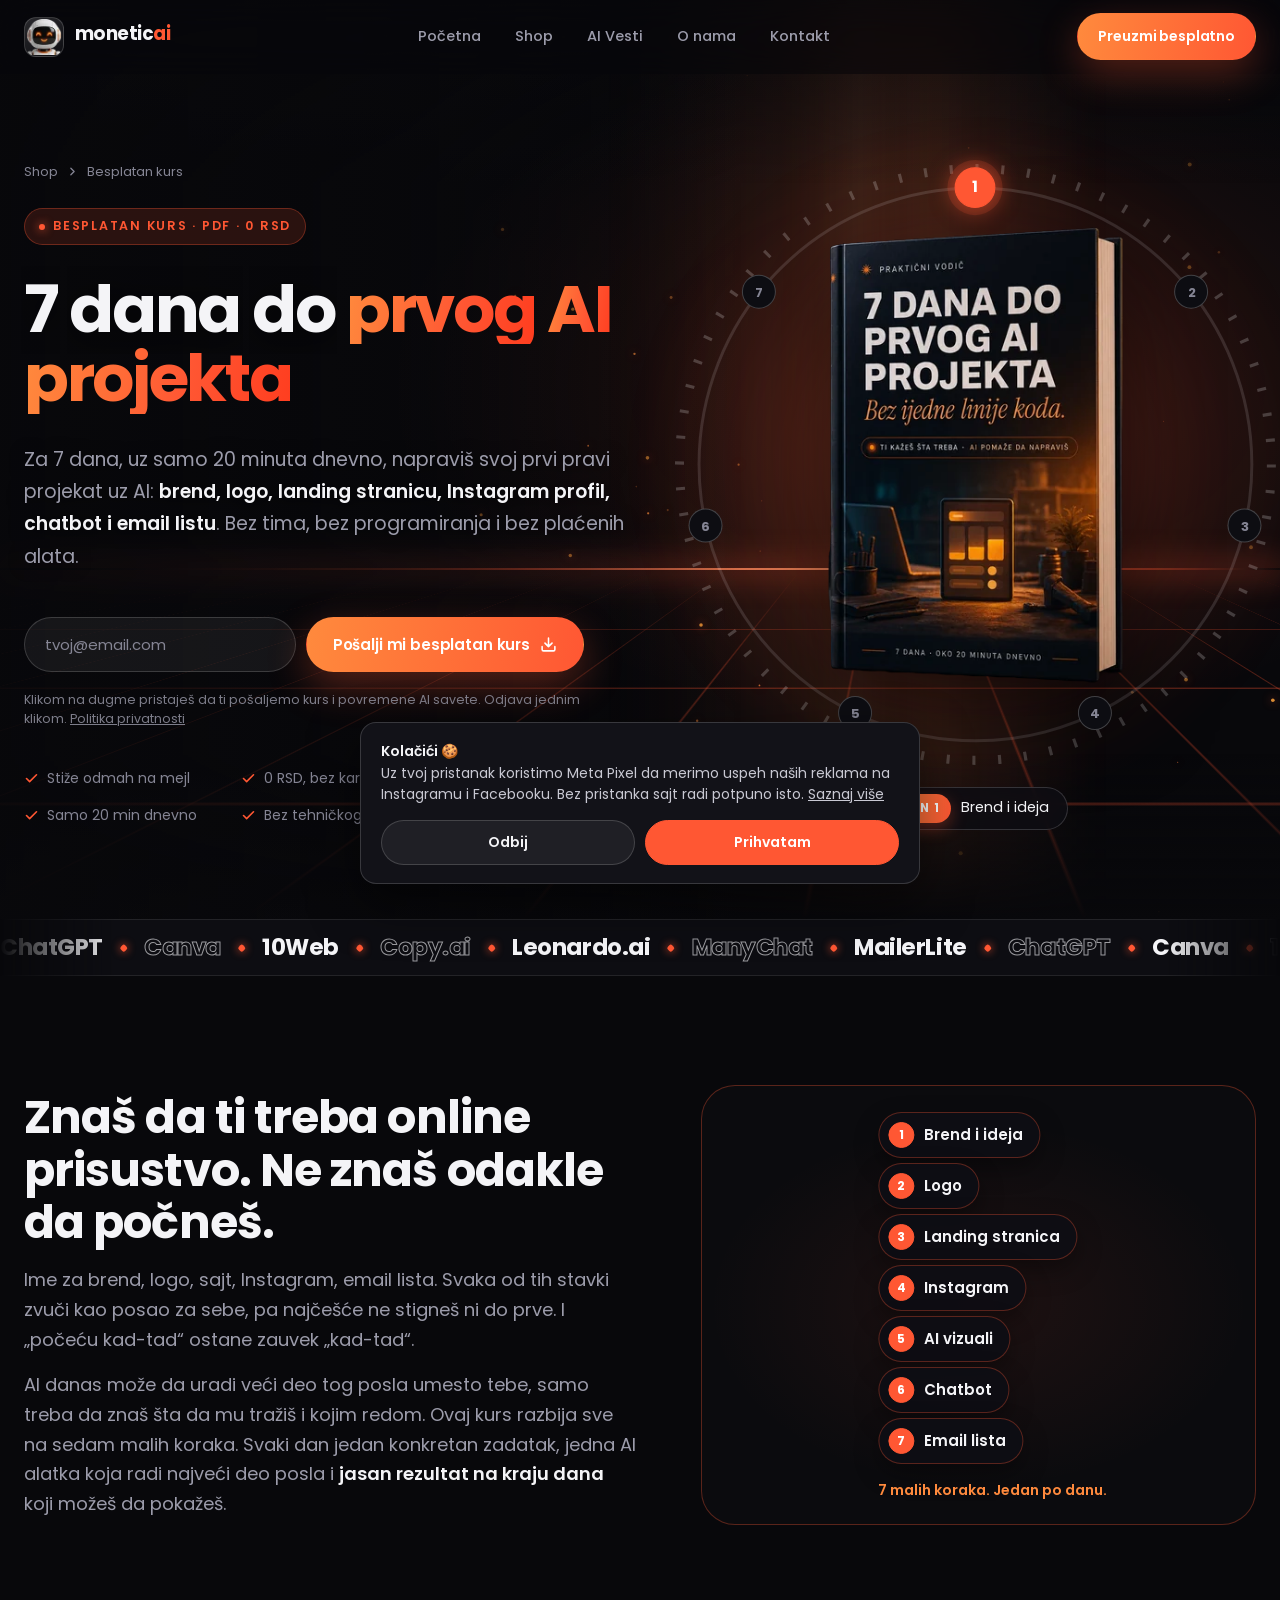
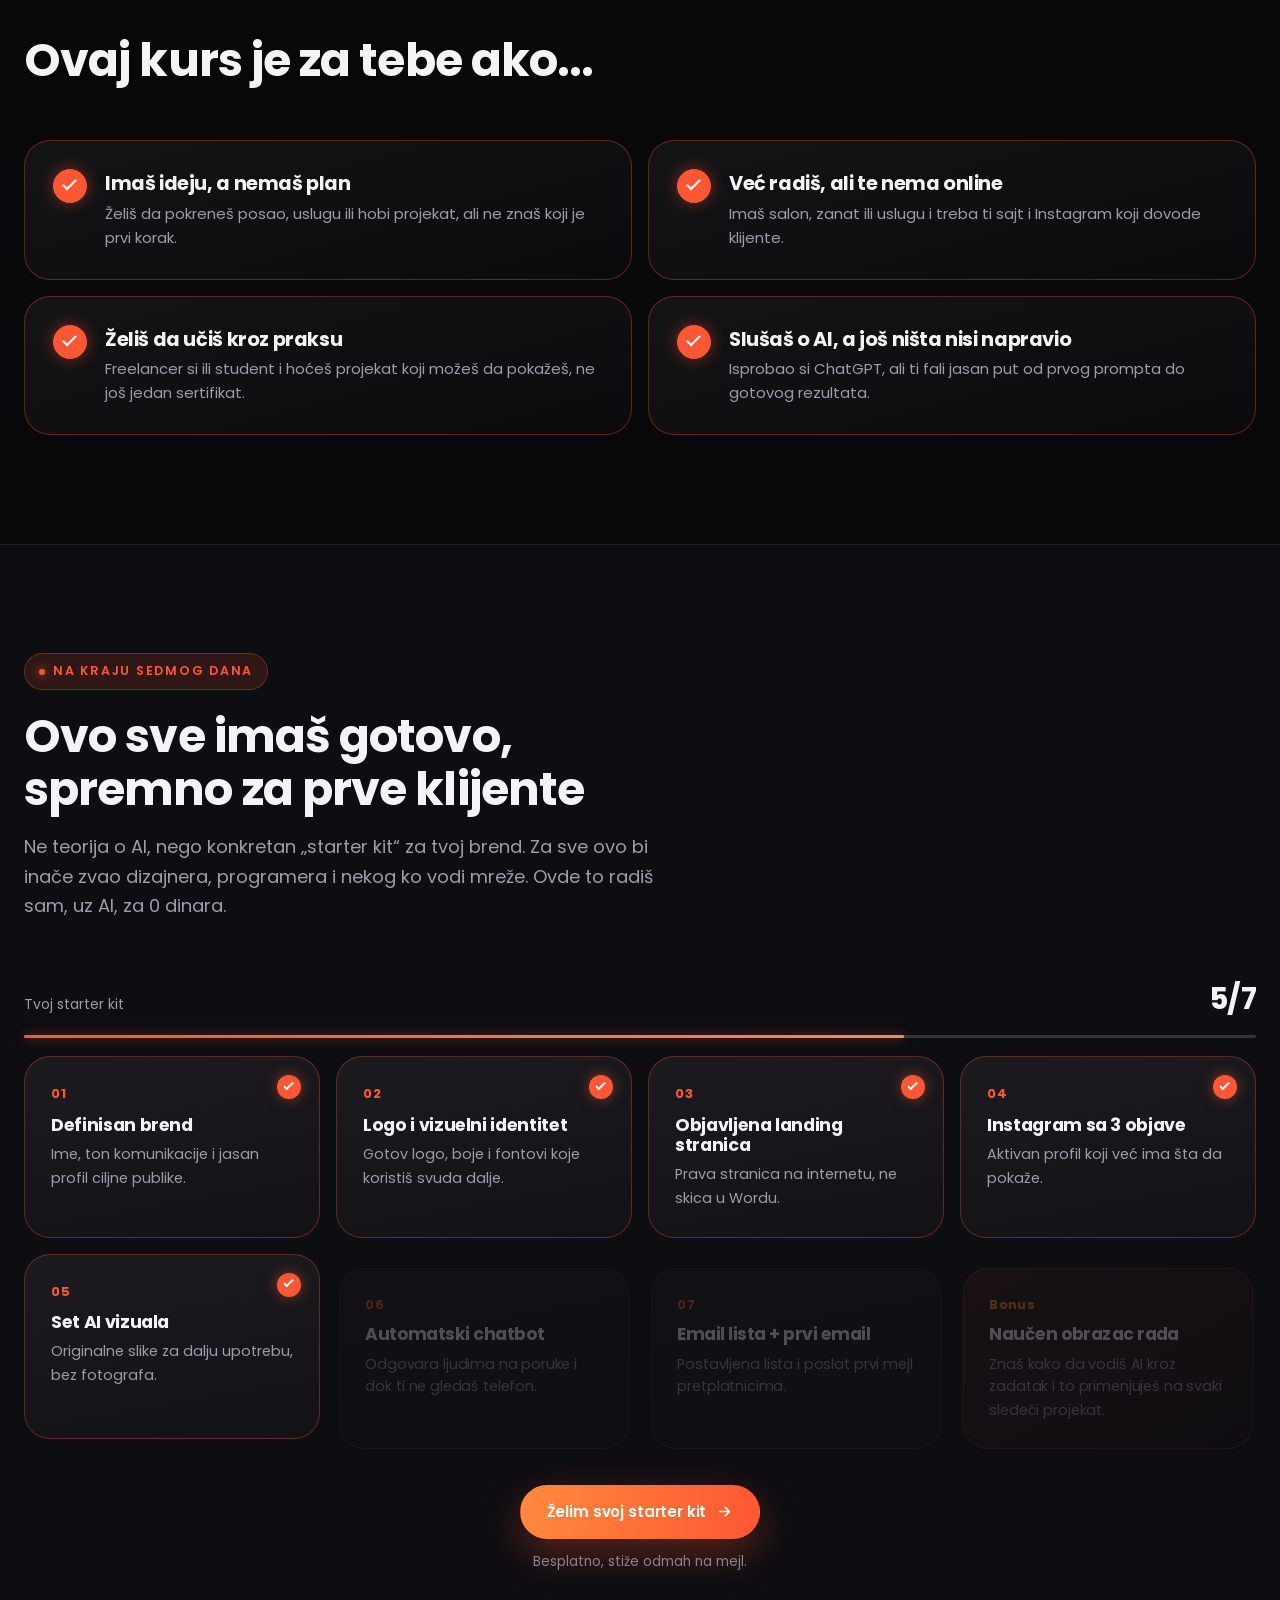
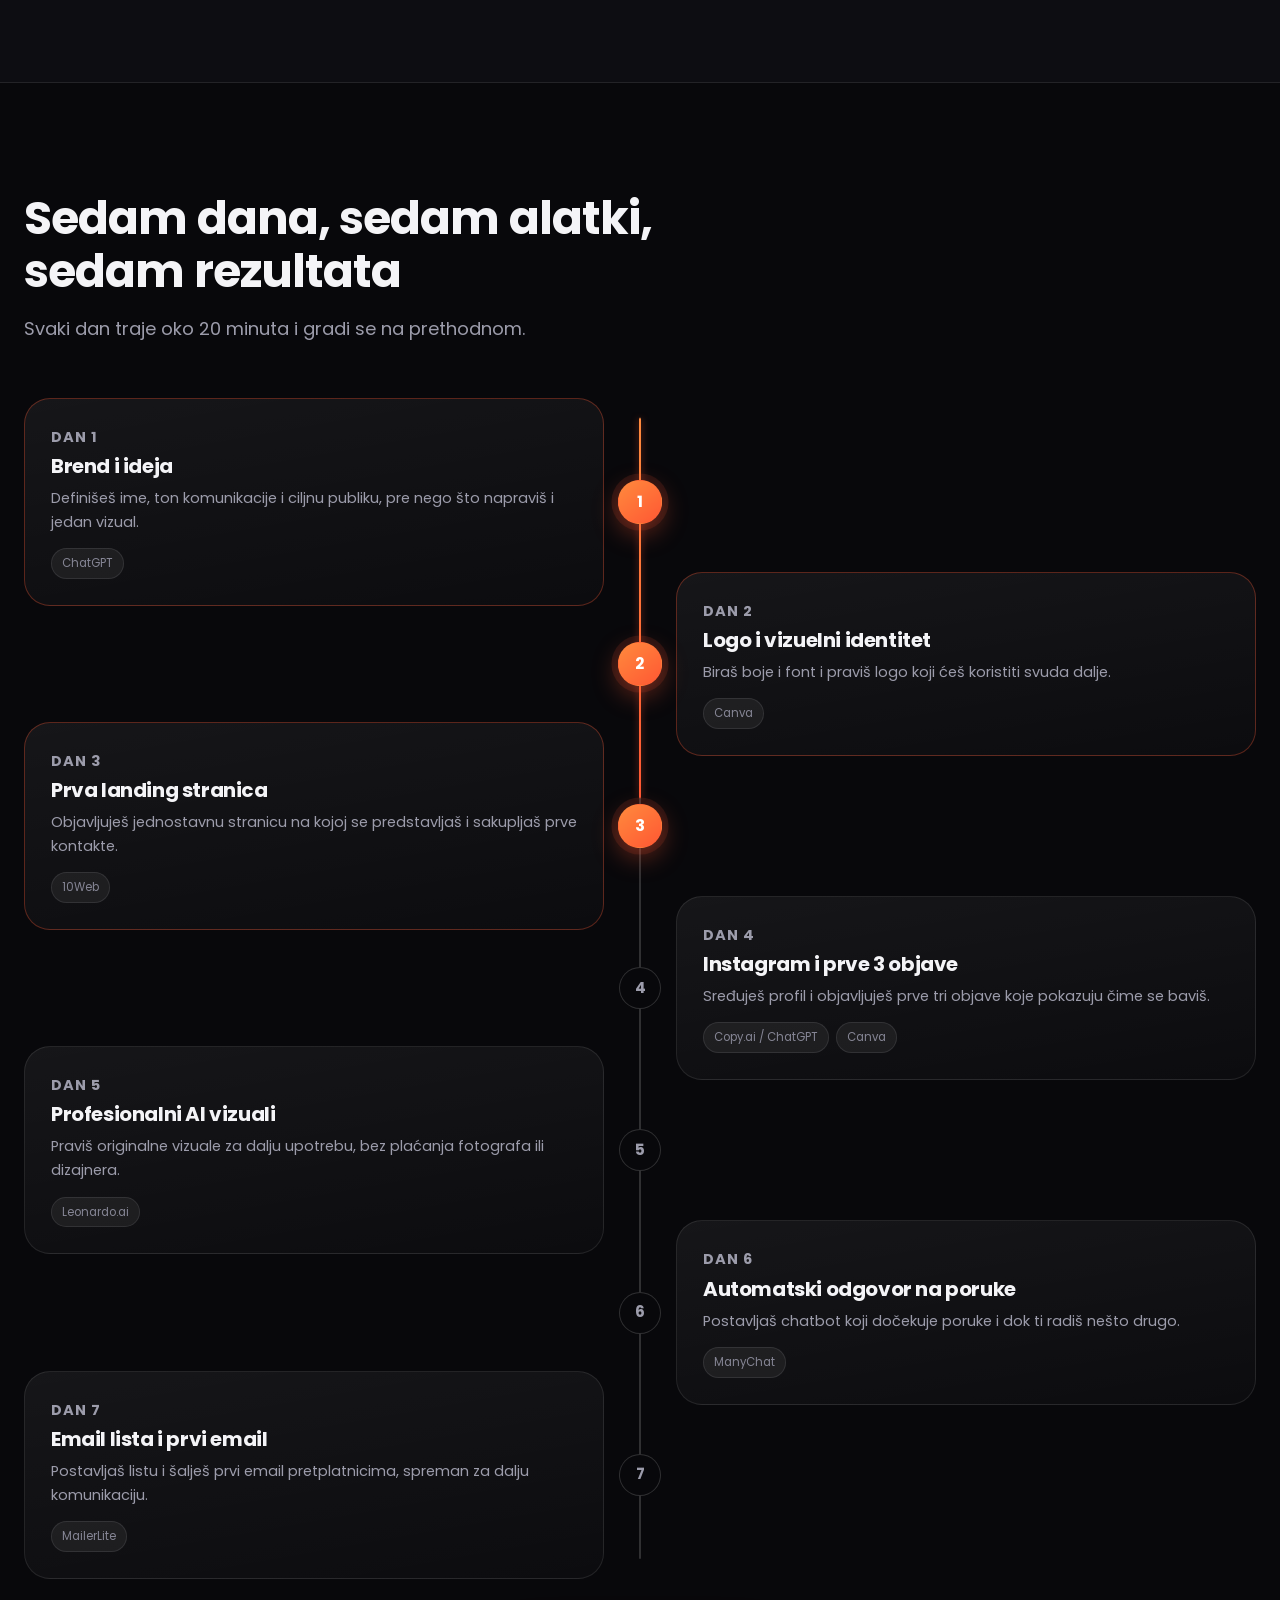
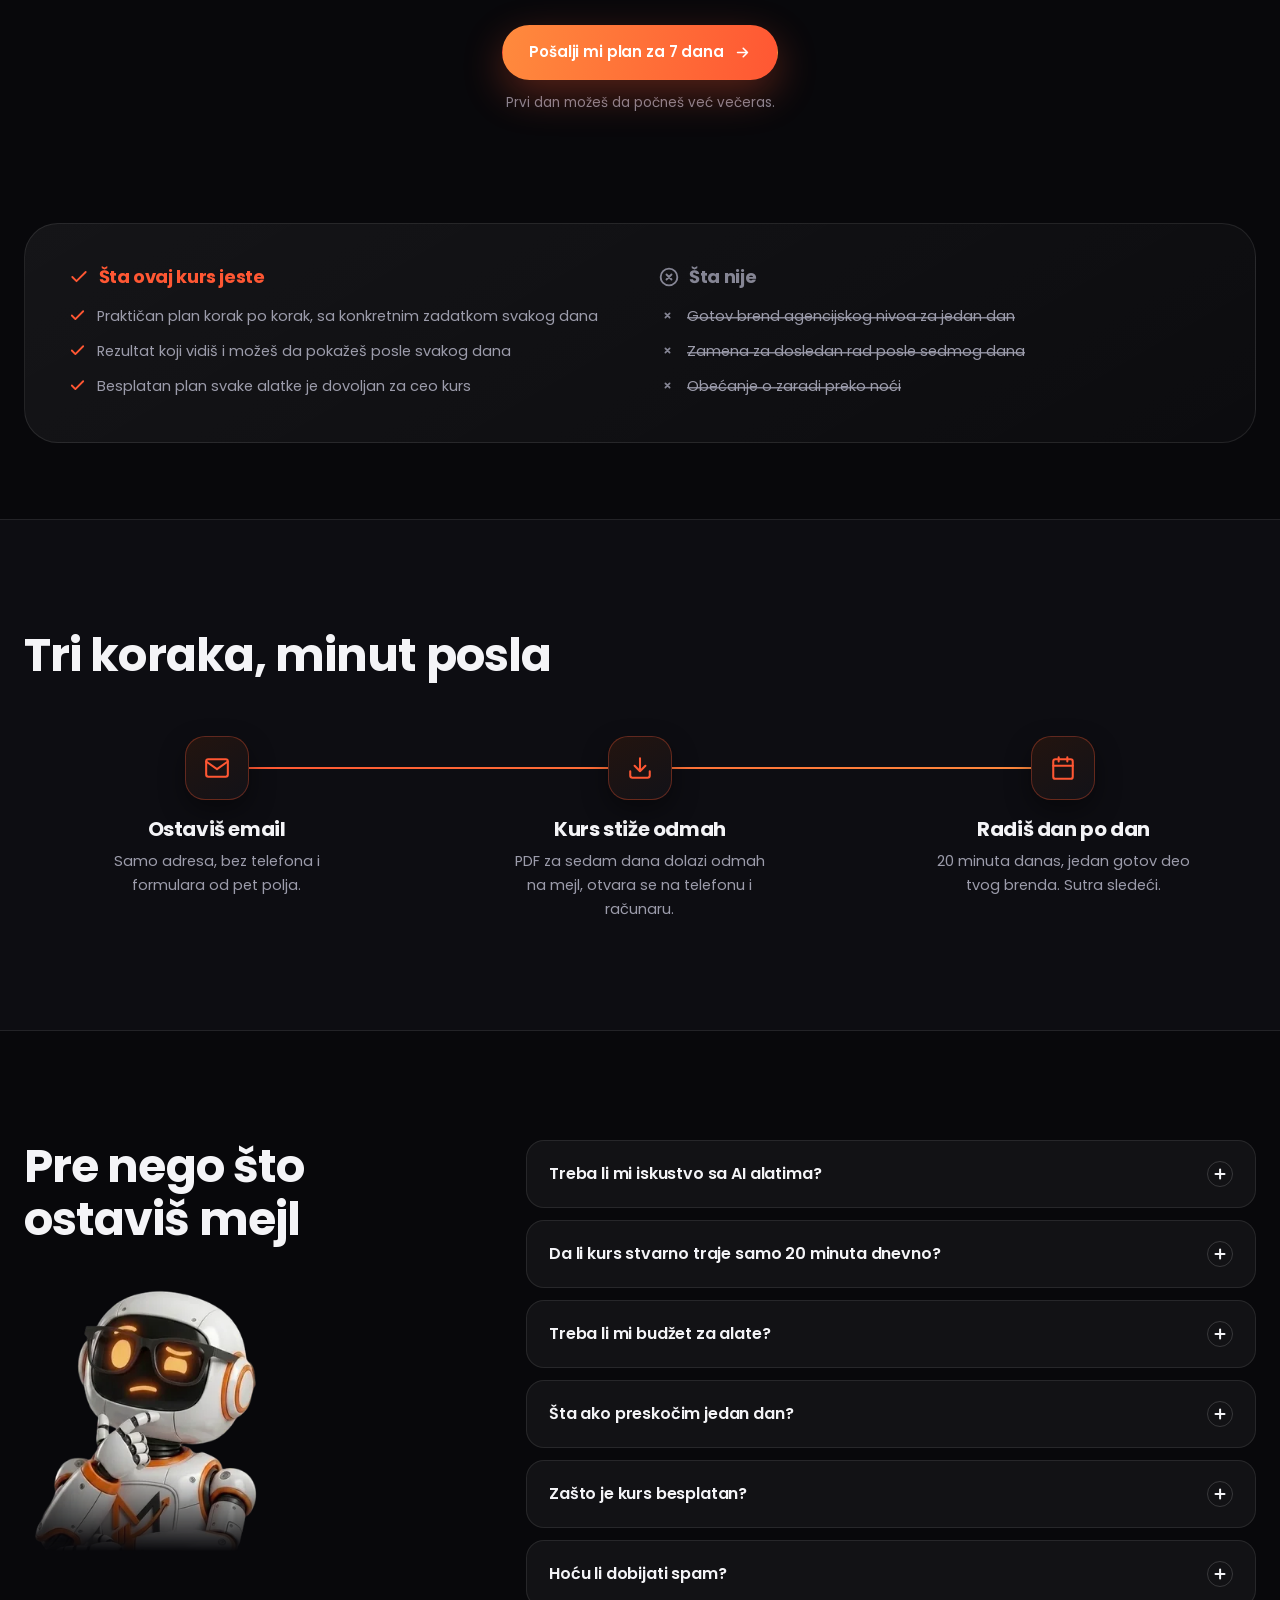
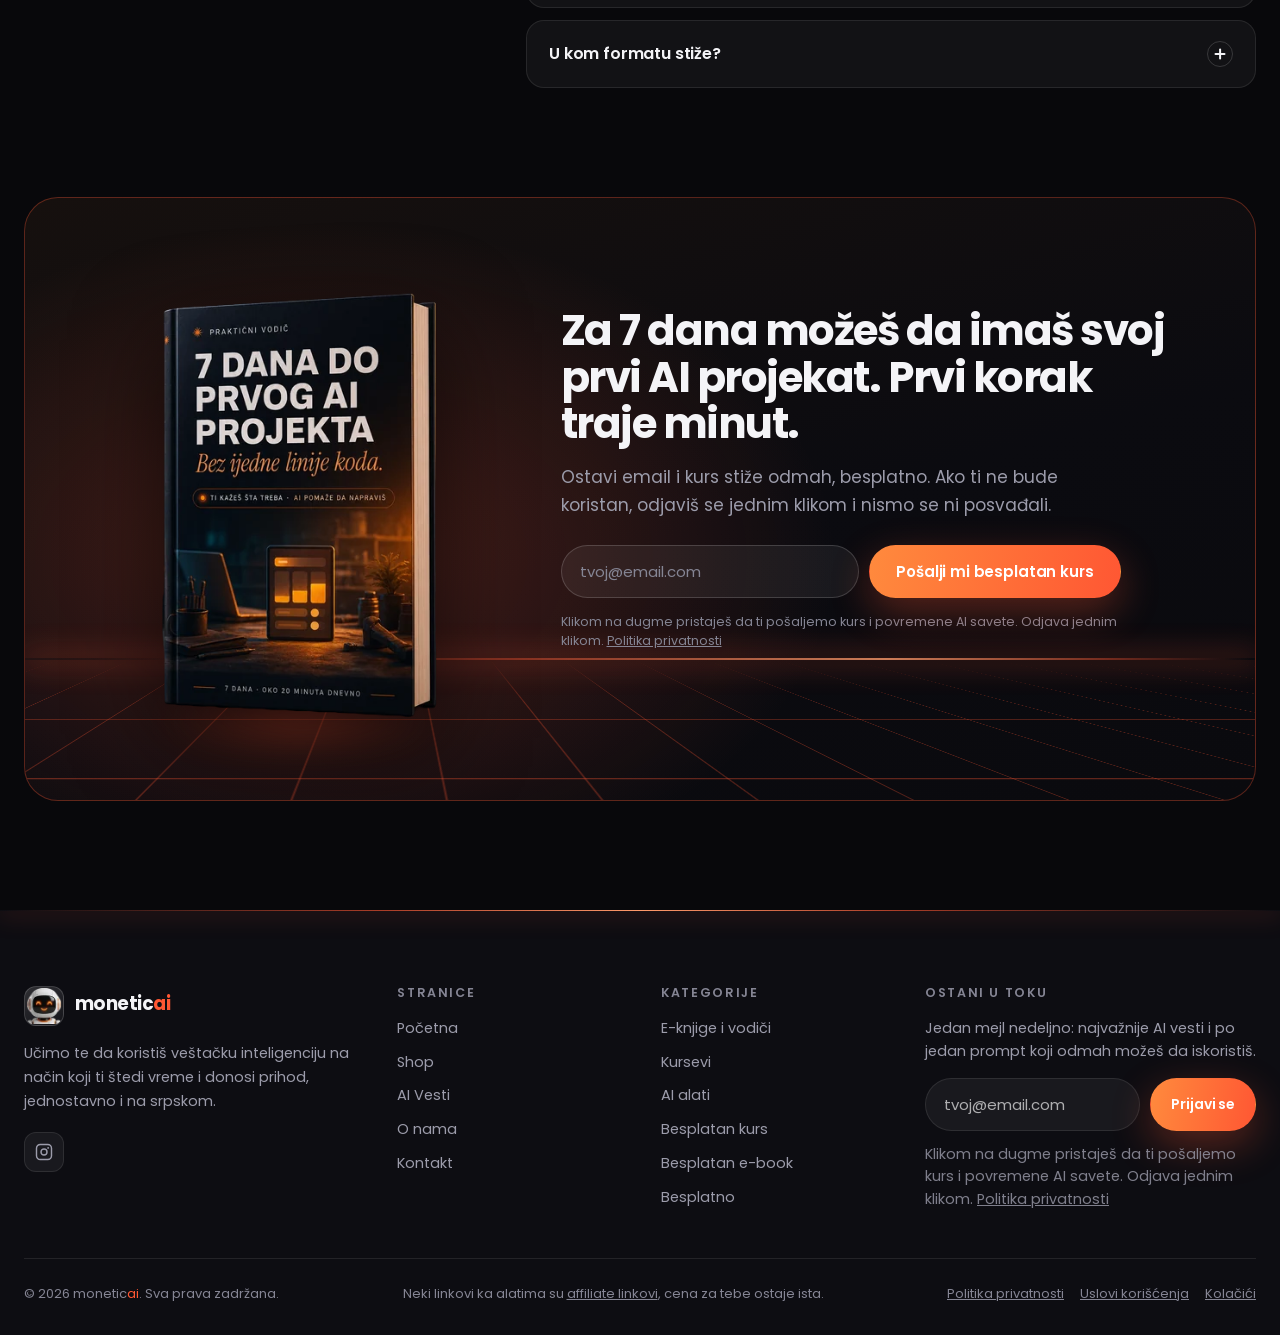
<file: 7-dana-do-prvog-ai-projekta.html>
<!DOCTYPE html>
<html lang="sr">
<head>
<meta charset="UTF-8">
<meta name="viewport" content="width=device-width, initial-scale=1">
<title>7 dana do prvog AI projekta: besplatan AI kurs | moneticai</title>
<meta name="description" content="Besplatan AI kurs (PDF) od 7 dana: za 20 minuta dnevno napraviš brend, logo, landing stranicu, Instagram profil, AI vizuale, chatbot i email listu.">
<link rel="canonical" href="https://moneticai.rs/7-dana-do-prvog-ai-projekta">
<meta name="robots" content="index, follow, max-image-preview:large, max-snippet:-1">
<meta name="author" content="moneticai">
<meta property="og:site_name" content="moneticai">
<meta property="og:locale" content="sr_RS">
<meta property="og:type" content="website">
<meta property="og:url" content="https://moneticai.rs/7-dana-do-prvog-ai-projekta">
<meta property="og:title" content="7 dana do prvog AI projekta: besplatan AI kurs">
<meta property="og:description" content="Besplatan AI kurs (PDF) od 7 dana: za 20 minuta dnevno napraviš brend, logo, landing stranicu, Instagram profil, AI vizuale, chatbot i email listu.">
<meta property="og:image" content="https://moneticai.rs/assets/img/og-7-dana.jpg?v=2">
<meta property="og:image:width" content="1200">
<meta property="og:image:height" content="630">
<meta property="og:image:alt" content="7 dana do prvog AI projekta: besplatan AI kurs">
<meta name="twitter:card" content="summary_large_image">
<meta name="twitter:title" content="7 dana do prvog AI projekta: besplatan AI kurs">
<meta name="twitter:description" content="Besplatan AI kurs (PDF) od 7 dana: za 20 minuta dnevno napraviš brend, logo, landing stranicu, Instagram profil, AI vizuale, chatbot i email listu.">
<meta name="twitter:image" content="https://moneticai.rs/assets/img/og-7-dana.jpg?v=2">
<link rel="apple-touch-icon" href="assets/img/apple-touch-icon.png">
<link rel="preload" href="assets/fonts/poppins-latin-400-normal.woff2" as="font" type="font/woff2" crossorigin>
<link rel="preload" href="assets/fonts/poppins-latin-700-normal.woff2" as="font" type="font/woff2" crossorigin>
<script type="application/ld+json">
{
 "@context": "https://schema.org",
 "@graph": [
  {
   "@type": "WebPage",
   "@id": "https://moneticai.rs/7-dana-do-prvog-ai-projekta#webpage",
   "url": "https://moneticai.rs/7-dana-do-prvog-ai-projekta",
   "name": "7 dana do prvog AI projekta: besplatan AI kurs | moneticai",
   "description": "Besplatan AI kurs (PDF) od 7 dana: za 20 minuta dnevno napraviš brend, logo, landing stranicu, Instagram profil, AI vizuale, chatbot i email listu.",
   "inLanguage": "sr",
   "isPartOf": {
    "@id": "https://moneticai.rs/#website"
   },
   "primaryImageOfPage": "https://moneticai.rs/assets/img/og-7-dana.jpg?v=2"
  },
  {
   "@type": "BreadcrumbList",
   "itemListElement": [
    {
     "@type": "ListItem",
     "position": 1,
     "name": "Početna",
     "item": "https://moneticai.rs/"
    },
    {
     "@type": "ListItem",
     "position": 2,
     "name": "7 dana do prvog AI projekta",
     "item": "https://moneticai.rs/7-dana-do-prvog-ai-projekta"
    }
   ]
  },
  {
   "@type": "Product",
   "name": "7 dana do prvog AI projekta",
   "description": "Besplatan AI kurs (PDF) od 7 dana: za 20 minuta dnevno napraviš brend, logo, landing stranicu, Instagram profil, AI vizuale, chatbot i email listu.",
   "image": "https://moneticai.rs/assets/img/7dana-do-provg-ai-projekta-knjiga.png?v=2",
   "brand": {
    "@type": "Brand",
    "name": "moneticai"
   },
   "category": "Digitalni proizvod (PDF)",
   "offers": {
    "@type": "Offer",
    "price": "0",
    "priceCurrency": "RSD",
    "availability": "https://schema.org/InStock",
    "url": "https://moneticai.rs/7-dana-do-prvog-ai-projekta"
   }
  }
 ]
}
</script>
<meta name="theme-color" content="#08080B">
<link rel="icon" href="/favicon.ico" sizes="48x48">
<link rel="icon" href="/assets/img/favicon-96x96.png" type="image/png" sizes="96x96">
<link rel="icon" href="/assets/img/favicon-192x192.png" type="image/png" sizes="192x192">
<script>document.documentElement.classList.add('js')</script>
<link rel="preload" href="assets/img/7dana-do-provg-ai-projekta-knjiga.webp?v=2" as="image" type="image/webp" imagesrcset="assets/img/7dana-do-provg-ai-projekta-knjiga-160w.webp?v=2 160w, assets/img/7dana-do-provg-ai-projekta-knjiga-240w.webp?v=2 240w, assets/img/7dana-do-provg-ai-projekta-knjiga.webp?v=2 348w" imagesizes="(max-width: 960px) 260px, 332px">
<link rel="stylesheet" href="assets/css/style.css?v=20261006">
<style>
/* =========================================================
   KURS 7 DANA: motion dizajn
   Ista špica kao početna (portal), a glavni motiv je
   prsten od 7 dana: kurs se vidi kako napreduje dan po dan.
   Svaka animacija nešto pokazuje. Petlje se pauziraju kad
   sekcija nije na ekranu, "prefers-reduced-motion" gasi pokrete.
   ========================================================= */
:root{
  --ease-out:cubic-bezier(.16,1,.3,1);
  --ease-back:cubic-bezier(.34,1.56,.64,1);
  --ember:#FFC2A3;
  --glow:rgba(255,87,51,.55);
}

a:focus-visible, button:focus-visible, input:focus-visible{ outline:2px solid var(--brand-2); outline-offset:3px; }

/* traka napretka ispod navigacije */
.progress{
  position:fixed; z-index:101; left:0; right:0; top:var(--nav-h); height:2px; margin-top:-2px;
  transform-origin:0 50%; transform:scaleX(0);
  background:linear-gradient(90deg,var(--brand),var(--brand-2) 70%,var(--ember));
  box-shadow:0 0 14px var(--glow);
  pointer-events:none; display:none;
}
@supports (animation-timeline: scroll()){
  .progress{ display:block; animation:progressGrow linear both; animation-timeline:scroll(root); }
}
@keyframes progressGrow{ to{ transform:scaleX(1); } }

/* dugmad: odsjaj preko glavnog dugmeta */
.btn--primary{ position:relative; overflow:hidden; isolation:isolate; }
.btn--primary::after{
  content:''; position:absolute; inset:0; z-index:-1; pointer-events:none;
  background:linear-gradient(105deg, transparent 30%, rgba(255,255,255,.45) 50%, transparent 70%);
  transform:translateX(-130%);
}
.btn--primary:hover::after{ transform:translateX(130%); transition:transform .8s var(--ease-out); }
.btn--shine::after{ animation:shine 6.5s 2.8s infinite; }
@keyframes shine{ 0%{ transform:translateX(-130%); } 16%,100%{ transform:translateX(130%); } }
.btn:active{ transform:translateY(0) scale(.98); }

/* reči koje izranjaju ispod nevidljive linije (naslovi) */
.w{ display:inline-block; overflow:hidden; vertical-align:top; padding:.14em .04em .14em; margin:-.14em -.04em -.14em; }
.w > span{ display:inline-block; }
html.js .reveal.kin{ opacity:1; transform:none; }
html.js .kin .w > span{ transform:translateY(118%); transition:transform 1s var(--ease-out); transition-delay:calc(var(--i, 0) * 55ms); }
html.js .kin.is-in .w > span{ transform:none; }
html.js .reveal.reveal--host{ opacity:1; transform:none; }
.sec-head{ margin-bottom:clamp(30px,4.5vw,54px); }
.sec-head .lead{ max-width:60ch; }

/* =========================================================
   HERO UVODNA ŠPICA: "Portal" (petlja od 12s)
   ========================================================= */
.hero--portal{
  --loop:12s;
  min-height:100svh;
  background:
    radial-gradient(900px 560px at 74% 42%, rgba(255,87,51,.14), transparent 62%),
    var(--bg);
  isolation:isolate;
}
.hero--portal .hero__inner{ z-index:5; }
.hero--portal h1{ text-shadow:0 6px 40px rgba(0,0,0,.7); }
.hero--portal .hero__sub{ text-shadow:0 2px 16px rgba(0,0,0,.85); }

/* pozadinska scena */
.scene{ position:absolute; inset:0; z-index:0; overflow:hidden; pointer-events:none; }

.scene__beam{
  position:absolute; top:-30%; width:38vw; height:150%;
  background:linear-gradient(90deg, transparent, rgba(255,120,60,.09) 45%, rgba(255,150,90,.14) 50%, rgba(255,120,60,.09) 55%, transparent);
  filter:blur(18px);
  transform-origin:50% 0;
  mix-blend-mode:screen;
}
.scene__beam--a{ left:48%; animation:beamA var(--loop) ease-in-out infinite; }
.scene__beam--b{ left:62%; width:22vw; opacity:.7; animation:beamB calc(var(--loop) * 1.5) ease-in-out infinite; }
@keyframes beamA{ 0%,100%{ transform:rotate(18deg); opacity:.55; } 50%{ transform:rotate(6deg); opacity:1; } }
@keyframes beamB{ 0%,100%{ transform:rotate(-14deg); } 50%{ transform:rotate(-26deg); } }

/* svetlosni tragovi koji jure ka portalu */
.scene__streaks span{
  position:absolute; left:0; top:var(--y);
  width:var(--w); height:1.5px; border-radius:2px;
  background:linear-gradient(90deg, transparent, rgba(255,87,51,.75), #FFC2A3);
  box-shadow:0 0 10px rgba(255,87,51,.8);
  opacity:0;
  animation:streak var(--d) cubic-bezier(.55,0,.75,.4) infinite;
  animation-delay:var(--delay);
}
@keyframes streak{
  0%{ transform:translateX(-30vw); opacity:0; }
  15%{ opacity:.55; }
  80%{ opacity:.55; }
  100%{ transform:translateX(72vw); opacity:0; }
}

.scene__embers{ position:absolute; inset:0; width:100%; height:100%; }

/* perspektivni pod */
.scene__floor{
  position:absolute; left:0; right:0; bottom:0; height:38%;
  perspective:420px; perspective-origin:70% 0%;
  overflow:hidden;
  mask-image:linear-gradient(to bottom, transparent, #000 30%);
  -webkit-mask-image:linear-gradient(to bottom, transparent, #000 30%);
}
.scene__plane{
  position:absolute; left:-50%; right:-50%; top:0; height:260%;
  transform-origin:50% 0; transform:rotateX(74deg);
  background-image:
    linear-gradient(rgba(255,87,51,.42) 1.5px, transparent 1.5px),
    linear-gradient(90deg, rgba(255,87,51,.30) 1.5px, transparent 1.5px);
  background-size:72px 72px;
  animation:floorMove 1.8s linear infinite;
}
@keyframes floorMove{ to{ background-position:0 72px; } }
.scene__horizon{
  position:absolute; left:0; right:0; bottom:38%; height:2px;
  background:linear-gradient(90deg, transparent 5%, rgba(255,87,51,.55) 40%, #FF9B6B 70%, rgba(255,87,51,.55) 88%, transparent);
  box-shadow:0 0 30px 6px rgba(255,87,51,.35);
  animation:horizon var(--loop) ease-in-out infinite;
}
@keyframes horizon{ 0%,100%{ opacity:.55; } 6%{ opacity:1; } 50%{ opacity:.7; } }

.scene__vignette{
  position:absolute; inset:0;
  background:
    linear-gradient(90deg, rgba(8,8,11,.92) 0%, rgba(8,8,11,.55) 32%, transparent 58%),
    linear-gradient(to bottom, rgba(8,8,11,.6), transparent 20%, transparent 82%, var(--bg));
}

@keyframes spin{ to{ transform:rotate(360deg); } }

/* uvod: tekst i prsten ulaze redom (čist CSS) */
.hero7 .hero__inner{ align-items:center; }
.hero__title .w--grad > span{
  background:linear-gradient(100deg,var(--brand-2),var(--brand) 60%,#FF3D1F);
  -webkit-background-clip:text; background-clip:text; color:transparent;
  text-shadow:none;
}
.hero7 .hero__sub b{ color:var(--text); font-weight:600; }
/* razmaci u tekstu heroja: svaki blok dobija svoj vazduh */
.hero7 .crumbs{ margin-bottom:26px; }
.hero7 .eyebrow{ margin-bottom:30px; }
.hero7 h1{ margin-bottom:30px; }
.hero7 .hero__sub{ margin-bottom:44px; line-height:1.7; }
.hero7 .get-form{ row-gap:18px; }
.hero7 .micro{ display:grid; grid-template-columns:repeat(2, max-content); gap:14px 44px; margin-top:38px; }
.hero7 .micro li{ font-size:14px; }
/* niži ekrani laptopova: manje praznog prostora iznad, da prsten i natpis stanu na prvi ekran */
@media (min-width:961px) and (max-height:820px){
  .hero7{ padding-top:calc(var(--nav-h) + 36px); }
}
html.js .hero7 .crumbs{ animation:riseIn .9s var(--ease-out) .05s backwards; }
html.js .hero7 .eyebrow{ animation:riseIn .9s var(--ease-out) .12s backwards; }
html.js .hero__title .w > span{ animation:wordUp 1.05s var(--ease-out) backwards; animation-delay:calc(.25s + var(--i) * 75ms); }
html.js .hero7 .hero__sub{ animation:riseIn .9s var(--ease-out) .75s backwards; }
html.js .hero7 .get-form{ animation:riseIn .9s var(--ease-out) .9s backwards; }
html.js .hero7 .micro{ animation:riseIn .9s var(--ease-out) 1.05s backwards; }
html.js .hero7 .dial-wrap{ animation:portalIn 1.6s var(--ease-out) .05s backwards; }
html.js .hero7 .micro svg path{ stroke-dasharray:24; stroke-dashoffset:24; animation:drawIn .55s var(--ease-out) forwards; animation-delay:calc(1.35s + var(--i, 0) * .16s); }
@keyframes wordUp{ from{ transform:translateY(118%); } }
@keyframes riseIn{ from{ opacity:0; transform:translateY(26px); } }
@keyframes portalIn{ from{ opacity:0; transform:scale(.86); } }
@keyframes drawIn{ to{ stroke-dashoffset:0; } }

/* pri skrolu: hero tekst se blago diže i gasi */
@supports (animation-timeline: view()){
  .hero7 .hero__inner{ animation:heroExit linear both; animation-timeline:view(); animation-range:exit 0% exit 100%; }
}
@keyframes heroExit{ to{ opacity:.15; transform:translateY(-9vh); } }

/* =========================================================
   PRSTEN 7 DANA (hero): svaki dan se pali, luk se puni
   ========================================================= */
.dial-wrap{ flex-direction:column; align-items:center; }
.dial{
  /* korica je oko 330px kao na pravoj stranici; prsten raste sa njom, ali ne preko teksta i ne ispod ekrana */
  position:relative; width:min(100%, 520px); width:clamp(400px, min(100% + 40px, 100svh - 250px), 620px); aspect-ratio:1; margin:6px 0 22px; /* bez auto margina: kad je širi od kolone, ostaje centriran */
  container-type:inline-size;
  transform:perspective(1100px) rotateX(calc(var(--py, 0) * -6deg)) rotateY(calc(var(--px, 0) * 8deg));
  transition:transform 1s var(--ease-out);
}
.dial__halo{
  position:absolute; inset:-12%; border-radius:50%;
  background:radial-gradient(circle, rgba(255,87,51,.4), rgba(255,87,51,.08) 45%, transparent 66%);
  filter:blur(22px); opacity:.8; transition:opacity .8s;
}
.dial.done .dial__halo{ opacity:1; }
.dial__svg{ position:absolute; inset:0; width:100%; height:100%; overflow:visible; rotate:-90deg; }
.dial__svg circle{ fill:none; transform-box:view-box; transform-origin:50% 50%; }
.dial__ticks{ stroke:rgba(255,255,255,.2); stroke-width:6; stroke-dasharray:.6 4.4; animation:spin 60s linear infinite; }
.dial__base{ stroke:rgba(255,255,255,.12); stroke-width:2; }
.dial__arc{
  stroke:#FF6A3D; stroke-width:3.4; stroke-linecap:round;
  stroke-dasharray:100; stroke-dashoffset:calc(100 - var(--p, 0) * 100);
  filter:drop-shadow(0 0 7px #FF5733);
  transition:stroke-dashoffset .9s var(--ease-out);
}
.dial__pulse{
  position:absolute; inset:4%; border-radius:50%; pointer-events:none;
  border:2px solid rgba(255,140,90,.9);
  box-shadow:0 0 30px rgba(255,87,51,.8), inset 0 0 30px rgba(255,87,51,.5);
  opacity:0;
}
.dial.done .dial__pulse{ animation:pulseOut 1.6s cubic-bezier(.1,.6,.3,1) both; }
@keyframes pulseOut{ 0%{ transform:scale(.9); opacity:0; } 8%{ opacity:1; } 100%{ transform:scale(1.55); opacity:0; } }
.dial__node{
  --t:rotate(calc(var(--i) * 51.4286deg)) translateY(-46cqw) rotate(calc(var(--i) * -51.4286deg));
  position:absolute; left:50%; top:50%; z-index:2;
  width:34px; height:34px; margin:-17px 0 0 -17px; border-radius:50%;
  display:grid; place-items:center; font-size:13px; font-weight:700; color:var(--text-dim);
  background:#0D0D12; border:1.5px solid rgba(255,255,255,.22);
  transform:var(--t);
  transition:background .35s, border-color .35s, color .35s, box-shadow .35s, transform .45s var(--ease-back);
}
.dial__node.on{ background:var(--brand); border-color:var(--brand); color:#fff; }
.dial__node.now{ transform:var(--t) scale(1.2); box-shadow:0 0 0 6px rgba(255,87,51,.16), 0 0 20px rgba(255,87,51,.75); }
.dial .dial__cover{
  position:absolute; left:50%; top:50%; z-index:1;
  width:53.5%; height:auto; translate:-50% -52%;
  filter:drop-shadow(0 30px 44px rgba(0,0,0,.6));
  animation:float 6.5s ease-in-out infinite;
}
.dial__cap{
  display:inline-flex; align-items:center; gap:10px; margin:0;
  padding:6px 18px 6px 6px; border-radius:100px; white-space:nowrap;
  font-size:14.5px; color:var(--text);
  background:rgba(14,14,20,.78); border:1px solid var(--line-strong);
  -webkit-backdrop-filter:blur(8px); backdrop-filter:blur(8px);
}
.dial__cap b{
  display:inline-block; padding:5px 11px; border-radius:100px;
  font-size:11.5px; font-weight:700; letter-spacing:.1em; text-transform:uppercase; color:#fff;
  background:linear-gradient(100deg,var(--brand-2),var(--brand)); box-shadow:0 6px 16px rgba(255,87,51,.35);
}
.dial__cap span{ display:inline-block; }
.dial__cap.flip > *{ animation:capIn .5s var(--ease-out) both; }
.dial__cap.flip span{ animation-delay:.06s; }
@keyframes capIn{ from{ opacity:0; transform:translateY(7px); } }

/* =========================================================
   TRAKA SA ALATIMA IZ KURSA
   ========================================================= */
.ticker{
  position:relative; overflow:hidden;
  padding:clamp(10px,1.2vw,14px) 0;
  background:var(--bg-2);
  border-block:1px solid var(--line);
  -webkit-mask-image:linear-gradient(90deg, transparent, #000 9%, #000 91%, transparent);
          mask-image:linear-gradient(90deg, transparent, #000 9%, #000 91%, transparent);
}
.ticker__track{ display:flex; width:max-content; animation:tick 36s linear infinite; }
.ticker__track span{
  display:inline-flex; align-items:center; flex:none;
  gap:clamp(12px,1.4vw,20px); padding-right:clamp(12px,1.4vw,20px);
  font-size:clamp(13px,1.8vw,24px); font-weight:700; letter-spacing:-.02em; line-height:1.15;
  white-space:nowrap; color:var(--text);
}
.ticker__track span:nth-child(even){ color:transparent; -webkit-text-stroke:1px rgba(244,244,247,.62); }
.ticker__track span::after{
  content:''; flex:none; width:.24em; height:.24em; border-radius:2px;
  background:var(--brand); transform:rotate(45deg); box-shadow:0 0 8px var(--brand);
}
@keyframes tick{ to{ transform:translateX(-50%); } }
@supports (animation-timeline: view()){
  .ticker__drift{ animation:drift linear both; animation-timeline:view(); }
}
@keyframes drift{ from{ transform:translateX(4%); } to{ transform:translateX(-14%); } }

/* =========================================================
   ZAŠTO OVAJ KURS: haos zadataka postaje 7 koraka
   ========================================================= */
.mess-s__grid{ display:grid; grid-template-columns:minmax(0,1.05fr) minmax(0,.95fr); gap:clamp(28px,5vw,72px); align-items:center; }
.mess-s__text .lead + .lead{ margin-top:16px; }
.mess-s__text .lead b{ color:var(--text); font-weight:600; }
.mess{
  position:relative; height:440px; container-type:size;
  border-radius:var(--radius-xl); border:1px dashed var(--line-strong);
  background:radial-gradient(70% 60% at 50% 50%, rgba(255,87,51,.08), transparent 70%), rgba(255,255,255,.015);
  transition:border-color .6s, background .6s;
}
.mess__chip{
  position:absolute; left:0; top:0;
  display:inline-flex; align-items:center; gap:10px;
  padding:9px 16px 9px 9px; border-radius:100px; white-space:nowrap;
  font-size:15px; font-weight:600; color:var(--text-muted);
  background:rgba(14,14,20,.9); border:1px solid var(--line-strong);
  box-shadow:0 10px 24px rgba(0,0,0,.35);
  transform:translate(calc(var(--cx) * 1cqw), calc(var(--cy) * 1cqh)) rotate(var(--cr));
  transition:transform 1.15s var(--ease-out), color .5s, border-color .5s;
  transition-delay:calc(var(--i) * 85ms);
}
html.js .mess:not(.is-ordered) .mess__chip{ animation:jitter 2.6s ease-in-out infinite alternate; animation-delay:calc(var(--i) * -.41s); }
@keyframes jitter{ from{ translate:0 0; } to{ translate:5px -7px; } }
.mess__chip b{
  width:26px; height:26px; flex:none; border-radius:50%;
  display:grid; place-items:center; font-size:12px; font-weight:700;
  color:var(--text-dim); background:rgba(255,255,255,.06); border:1px solid var(--line-strong);
  transition:background .4s, color .4s, border-color .4s, transform .5s var(--ease-back);
  transition-delay:calc(.55s + var(--i) * 85ms);
}
.mess.is-ordered{ border-style:solid; border-color:var(--brand-line); }
.mess.is-ordered .mess__chip{ transform:translate(calc(50cqw - 100px), calc(26px + var(--i) * 51px)) rotate(0deg); color:var(--text); border-color:var(--brand-line); }
.mess.is-ordered .mess__chip b{ color:#fff; background:var(--brand); border-color:var(--brand); }
.mess__note{
  position:absolute; left:calc(50cqw - 100px); bottom:22px; margin:0;
  font-size:14px; color:var(--brand-2); font-weight:600;
  opacity:0; transform:translateY(8px); transition:opacity .6s 1.3s, transform .8s var(--ease-out) 1.3s;
}
.mess.is-ordered .mess__note{ opacity:1; transform:none; }

/* =========================================================
   ZA KOGA JE: lista koja se štiklira
   ========================================================= */
.fit{ list-style:none; margin:0; padding:0; display:grid; grid-template-columns:repeat(2, minmax(0,1fr)); gap:16px; }
.fit li{
  display:grid; grid-template-columns:34px minmax(0,1fr); gap:18px; align-items:start;
  padding:clamp(20px,2.4vw,28px); border-radius:var(--radius-lg);
  background:linear-gradient(165deg, rgba(255,255,255,.05), rgba(255,255,255,.015));
  border:1px solid var(--line); transition:border-color .5s;
  transition-delay:calc(.2s + var(--i) * .22s);
}
.fit h3{ font-size:clamp(17px,1.6vw,19.5px); margin:4px 0 6px; }
.fit p{ color:var(--text-muted); font-size:14.8px; }
.fit__tick{
  position:relative; width:34px; height:34px; border-radius:50%;
  border:1.5px solid var(--line-strong); background:transparent;
  transition:background .45s, border-color .45s, box-shadow .45s;
  transition-delay:inherit;
}
.fit__tick::after{
  content:''; position:absolute; left:11.5px; top:6px; width:7px; height:14px;
  border:solid #fff; border-width:0 2.5px 2.5px 0;
  transform:rotate(45deg) scale(0); transition:transform .45s var(--ease-back);
  transition-delay:inherit;
}
.fit.is-in li, html:not(.js) .fit li{ border-color:var(--brand-line); }
.fit.is-in .fit__tick, html:not(.js) .fit__tick{ background:var(--brand); border-color:var(--brand); box-shadow:0 0 16px rgba(255,87,51,.45); }
.fit.is-in .fit__tick::after, html:not(.js) .fit__tick::after{ transform:rotate(45deg) scale(1); }

/* =========================================================
   STARTER KIT: stavke se slažu, brojač ide do 7/7
   ========================================================= */
.kit__bar{
  position:relative; display:flex; align-items:baseline; justify-content:space-between; gap:16px;
  padding-bottom:14px; margin-bottom:18px; font-size:14px; color:var(--text-muted);
}
.kit__bar b{ font-size:clamp(22px,2.4vw,30px); letter-spacing:-.02em; color:var(--text); font-variant-numeric:tabular-nums; }
.kit__bar::before, .kit__fill{ content:''; position:absolute; left:0; right:0; bottom:0; height:3px; border-radius:3px; background:var(--line-strong); }
.kit__fill{
  background:linear-gradient(90deg, var(--brand), var(--brand-2));
  box-shadow:0 0 12px var(--glow);
  transform-origin:left; transform:scaleX(calc(var(--k, 7) / 7));
  transition:transform .45s var(--ease-out);
}
.kit__grid{ display:grid; grid-template-columns:repeat(4, minmax(0,1fr)); gap:16px; }
.kit__item{
  position:relative; overflow:hidden;
  padding:clamp(20px,2.2vw,26px); border-radius:var(--radius-lg);
  background:linear-gradient(170deg, rgba(255,255,255,.06), rgba(255,255,255,.02));
  border:1px solid var(--line);
}
html.js .kit__item{ opacity:.28; transform:translateY(12px) scale(.98); transition:opacity .5s, transform .6s var(--ease-back), border-color .4s, box-shadow .4s; }
html.js .kit__item.on{ opacity:1; transform:none; border-color:var(--brand-line); }
.kit__no{ display:block; font-size:13px; font-weight:700; color:var(--brand); letter-spacing:.04em; margin-bottom:10px; }
.kit__item h3{ font-size:17.5px; margin-bottom:8px; padding-right:28px; }
.kit__item p{ color:var(--text-muted); font-size:14.4px; }
.kit__check{
  position:absolute; top:18px; right:18px; width:24px; height:24px; border-radius:50%;
  background:var(--brand); box-shadow:0 0 14px rgba(255,87,51,.5);
}
.kit__check::after{ content:''; position:absolute; left:8.5px; top:4.5px; width:5px; height:10px; border:solid #fff; border-width:0 2px 2px 0; transform:rotate(45deg); }
html.js .kit__check{ transform:scale(0); transition:transform .45s var(--ease-back) .1s; }
html.js .kit__item.on .kit__check{ transform:none; }
.kit__item--plus{ background:linear-gradient(150deg, rgba(255,87,51,.18), rgba(255,87,51,.04)); border-color:var(--brand-line); }
.kit__item--plus .kit__no{ color:var(--brand-2); }
html.js .kit__item--plus.on{ box-shadow:0 0 0 1px var(--brand-line), 0 18px 46px rgba(255,87,51,.22); }
.cta-inline{ text-align:center; margin-top:clamp(30px,4vw,46px); }
.cta-inline p{ margin-top:12px; font-size:13.5px; color:var(--text-dim); }

/* =========================================================
   PLAN PO DANIMA: vremenska linija koja se puni dok skroluješ
   ========================================================= */
.tl{ position:relative; }
.tl__line{ position:absolute; left:50%; top:20px; bottom:20px; width:2px; margin-left:-1px; border-radius:2px; background:var(--line-strong); }
.tl__fill{
  position:absolute; inset:0; border-radius:2px;
  background:linear-gradient(var(--brand-2), var(--brand));
  box-shadow:0 0 12px var(--glow);
  transform-origin:top; transform:scaleY(var(--p, 0));
  transition:transform .7s var(--ease-out);
}
@supports (animation-timeline: view()){
  .tl__fill{ transition:none; animation:fillDown linear both; animation-timeline:view(); animation-range:cover 50vh cover calc(100% - 50vh); }
}
@keyframes fillDown{ from{ transform:scaleY(0); } to{ transform:scaleY(1); } }
.tl__list{ list-style:none; margin:0; padding:0; display:grid; }
.tl__item{ display:grid; grid-template-columns:minmax(0,1fr) 72px minmax(0,1fr); align-items:center; }
.tl__item + .tl__item{ margin-top:-34px; }
.tl__node{
  grid-column:2; grid-row:1; justify-self:center; position:relative; z-index:1;
  width:42px; height:42px; border-radius:50%; display:grid; place-items:center;
  font-weight:700; font-size:15px; color:var(--text-muted);
  background:var(--bg); border:1.5px solid var(--line-strong);
  transition:background .45s, color .45s, border-color .45s, box-shadow .45s, transform .5s var(--ease-back);
}
.tl__item.lit .tl__node{ color:#fff; border-color:transparent; background:linear-gradient(140deg, var(--brand-2), var(--brand)); box-shadow:0 0 0 6px rgba(255,87,51,.12), 0 8px 24px rgba(255,87,51,.4); transform:scale(1.06); }
.tl__card{
  grid-row:1; padding:clamp(20px,2.2vw,26px); border-radius:var(--radius-lg);
  background:linear-gradient(170deg, rgba(255,255,255,.06), rgba(255,255,255,.02));
  border:1px solid var(--line); transition:border-color .45s;
}
.tl__item:nth-child(odd) .tl__card{ grid-column:1; }
.tl__item:nth-child(even) .tl__card{ grid-column:3; }
.tl__item.lit .tl__card{ border-color:var(--brand-line); }
.tl__day{ font-size:12.5px; font-weight:700; letter-spacing:.06em; color:var(--brand); margin-bottom:6px; }
.tl__card h3{ font-size:clamp(17.5px,1.7vw,20px); margin-bottom:8px; }
.tl__card > p{ color:var(--text-muted); font-size:14.6px; }
.tl__tools{ display:flex; flex-wrap:wrap; gap:7px; margin-top:14px; }
.tl__tools span{ font-size:11.5px; padding:5px 10px; border-radius:100px; background:rgba(255,255,255,.06); border:1px solid var(--line); color:var(--text-dim); }
/* kartice ulaze sa strane: clip (ne hidden) da ne naprave horizontalni skrol, a ne kvari sticky ni view() */
.plan-s{ overflow-x:clip; }
html.js .tl__item .tl__card{ opacity:0; transition:opacity .7s var(--ease-out), transform .9s var(--ease-out), border-color .45s; }
html.js .tl__item:nth-child(odd) .tl__card{ transform:translateX(-34px); }
html.js .tl__item:nth-child(even) .tl__card{ transform:translateX(34px); }
html.js .tl__item.seen .tl__card{ opacity:1; transform:none; }

/* =========================================================
   ISKRENO: "jeste" se štiklira, "nije" se precrta
   ========================================================= */
/* precrtavanje je pozadina na inline elementu, pa prati tekst i kad se prelomi u dva reda */
.honest--no .strike{
  background:linear-gradient(var(--text-dim), var(--text-dim)) 0 62% / 100% 1.5px no-repeat;
}
html.js .honest--yes li svg path{ stroke-dasharray:24; stroke-dashoffset:24; transition:stroke-dashoffset .5s var(--ease-out); transition-delay:calc(.3s + var(--i, 0) * .2s); }
html.js .honest.is-in .honest--yes li svg path{ stroke-dashoffset:0; }
html.js .honest--no .strike{ background-size:0% 1.5px; transition:background-size .9s var(--ease-out); transition-delay:calc(.9s + var(--i, 0) * .25s); }
html.js .honest.is-in .honest--no .strike{ background-size:100% 1.5px; }

/* =========================================================
   KAKO DO NJEGA: mejl putuje od tebe do kursa
   ========================================================= */
.flow{ position:relative; display:grid; grid-template-columns:repeat(3, minmax(0,1fr)); gap:clamp(18px,3vw,40px); }
.flow__track{ position:absolute; left:calc(100% / 6); right:calc(100% / 6); top:31px; height:2px; container-type:inline-size; }
.flow__line{ position:absolute; inset:0; border-radius:2px; background:linear-gradient(90deg, var(--brand), var(--brand-2)); transform-origin:left; }
.flow__dot{
  position:absolute; left:-6px; top:-5px; width:12px; height:12px; border-radius:50%;
  background:#fff; box-shadow:0 0 0 4px rgba(255,87,51,.35), 0 0 16px rgba(255,138,61,.9);
  animation:travel 3.4s cubic-bezier(.65,0,.35,1) infinite; opacity:0;
}
@keyframes travel{ 0%{ transform:translateX(0); opacity:0; } 8%{ opacity:1; } 88%{ opacity:1; } 100%{ transform:translateX(100cqw); opacity:0; } }
.flow__step{ position:relative; text-align:center; }
.flow__icon{
  position:relative; z-index:1; width:64px; height:64px; margin:0 auto 18px; border-radius:20px;
  display:grid; place-items:center; color:var(--brand);
  background:linear-gradient(150deg, #23140F, #121218); border:1px solid var(--brand-line);
  box-shadow:0 10px 26px rgba(0,0,0,.4);
}
.flow__icon svg{ width:26px; height:26px; }
.flow__step h3{ font-size:clamp(17.5px,1.7vw,20px); margin-bottom:8px; }
.flow__step p{ color:var(--text-muted); font-size:14.6px; max-width:30ch; margin-inline:auto; }
html.js .flow .flow__line{ transform:scaleX(0); transition:transform 1.4s var(--ease-out) .2s; }
html.js .flow.is-in .flow__line{ transform:scaleX(1); }
html.js .flow:not(.is-in) .flow__dot{ animation:none; }
html.js .flow__step{ opacity:0; transform:translateY(16px); transition:opacity .6s var(--ease-out), transform .8s var(--ease-out); transition-delay:calc(.2s + var(--i) * .3s); }
html.js .flow.is-in .flow__step{ opacity:1; transform:none; }

/* =========================================================
   PITANJA
   ========================================================= */
.ask{ display:grid; grid-template-columns:minmax(0,.75fr) minmax(0,1.25fr); gap:clamp(28px,5vw,80px); align-items:start; }
.ask__side{ position:sticky; top:calc(var(--nav-h) + 36px); }
.ask__robot{ width:min(78%, 250px); margin-top:clamp(18px,3vw,36px); -webkit-mask-image:linear-gradient(to bottom, #000 70%, transparent 98%); mask-image:linear-gradient(to bottom, #000 70%, transparent 98%); }
.ask .faq{ max-width:none; margin:0; }
.faq__a p{ opacity:0; transform:translateY(-6px); transition:opacity .4s .05s, transform .5s var(--ease-out) .05s; }
.faq__item.is-open .faq__a p{ opacity:1; transform:none; }
.faq__item.is-open .faq__q i{ transform:rotate(180deg); }

/* =========================================================
   ZAVRŠNI POZIV: drugi portal, korica kursa lebdi nad podom
   ========================================================= */
.cta-x{
  --loop:12s;
  position:relative; overflow:hidden; isolation:isolate;
  display:grid; grid-template-columns:minmax(0,.8fr) minmax(0,1.2fr); align-items:end;
  gap:clamp(24px,4vw,56px);
  padding:clamp(32px,5vw,64px) clamp(24px,5vw,72px) 0;
  border-radius:var(--radius-xl); border:1px solid var(--brand-line);
  background:
    radial-gradient(60% 80% at 24% 60%, rgba(255,87,51,.26), transparent 70%),
    linear-gradient(165deg, #16100E, #0B0B10 55%, #0A0A0E);
}
.scene--cta{ z-index:-1; }
.scene--cta .scene__floor{ height:clamp(96px,11vw,150px); perspective-origin:30% 0%; }
.scene--cta .scene__horizon{ bottom:clamp(96px,11vw,150px); opacity:.8; }
.cta-x__visual{
  position:relative; display:flex; justify-content:center; align-self:center;
  padding:clamp(8px,2vw,24px) 0 clamp(44px,6vw,84px);
}
.cta-x__visual::after{
  content:''; position:absolute; z-index:0; left:16%; right:16%; bottom:clamp(30px,4vw,56px); height:56px;
  background:radial-gradient(ellipse at 50% 50%, rgba(255,87,51,.55), transparent 70%); filter:blur(18px);
}
.cta-x__visual img{
  position:relative; z-index:1; width:min(100%, 300px); height:auto;
  filter:drop-shadow(0 30px 44px rgba(0,0,0,.6));
  animation:float 7s ease-in-out infinite;
}
html.js .cta-x__visual img{ opacity:0; translate:0 50px; transition:opacity .8s var(--ease-out) .2s, translate 1.2s var(--ease-out) .2s; }
html.js .cta-x.is-in .cta-x__visual img{ opacity:1; translate:0 0; }
.cta-x__text{ align-self:center; padding-bottom:clamp(40px,6vw,80px); }
.cta-x__text h2{ font-size:clamp(26px,3.3vw,42px); line-height:1.1; letter-spacing:-.035em; margin-bottom:16px; }
.cta-x__text > p{ color:var(--text-muted); max-width:50ch; margin-bottom:26px; font-size:clamp(15.5px,1.4vw,17px); }
.cta-x__form{ max-width:560px; }
.cta-x__form input[type="email"]{ background:rgba(255,255,255,.06); border-color:var(--line-strong); color:var(--text); }
.cta-x__form input[type="email"]::placeholder{ color:var(--text-dim); }
.cta-x__form input[type="email"]:focus{ border-color:var(--brand); background:rgba(255,87,51,.07); box-shadow:0 0 0 4px rgba(255,87,51,.14); }
.cta-x__form .consent-note{ flex-basis:100%; margin:4px 0 0; color:var(--text-dim); }
.cta-x__msg{ margin-top:12px; font-size:14px; white-space:pre-line; }
.get-form + [data-newsletter-msg]{ white-space:pre-line; }

/* =========================================================
   FUTER: horizont na vrhu
   ========================================================= */
.footer{ border-top:0; }
.footer::before{
  content:''; position:absolute; left:0; right:0; top:0; height:1px;
  background:linear-gradient(90deg, transparent, rgba(255,87,51,.65) 30%, #FF9B6B 50%, rgba(255,87,51,.65) 70%, transparent);
  box-shadow:0 0 24px 3px rgba(255,87,51,.25);
}
.footer__legal{ display:inline-flex; flex-wrap:wrap; gap:6px 16px; }

/* =========================================================
   STICKY CTA (mobilni)
   ========================================================= */
.sticky-cta{
  position:fixed; left:12px; right:12px; bottom:12px; z-index:60;
  display:none; align-items:center; justify-content:space-between; gap:12px;
  padding:10px 10px 10px 18px; border-radius:100px;
  background:rgba(14,14,18,.92); border:1px solid var(--brand-line);
  box-shadow:var(--shadow); backdrop-filter:blur(12px); -webkit-backdrop-filter:blur(12px);
  transform:translateY(140%); transition:transform .35s ease;
}
.sticky-cta.is-on{ transform:translateY(0); }
.sticky-cta__txt{ display:flex; flex-direction:column; line-height:1.25; }
.sticky-cta__txt b{ font-size:14px; color:var(--text); }
.sticky-cta__txt span{ font-size:12px; color:var(--text-dim); }
@media (max-width:760px){ .sticky-cta{ display:flex; } }

/* =========================================================
   PAUZA: petlje stoje dok sekcija nije na ekranu
   ========================================================= */
html.js [data-live]:not(.is-live) *,
html.js [data-live]:not(.is-live) *::before,
html.js [data-live]:not(.is-live) *::after{ animation-play-state:paused !important; }

/* =========================================================
   RESPONSIVE
   ========================================================= */
@media (max-width:1080px){
  .kit__grid{ grid-template-columns:repeat(2, minmax(0,1fr)); }
}
@media (max-width:960px){
  .scene__vignette{
    background:
      radial-gradient(ellipse 90% 45% at 50% 70%, rgba(8,8,11,.75), transparent 80%),
      linear-gradient(to bottom, rgba(8,8,11,.5), transparent 20%, transparent 82%, var(--bg));
  }
  .scene__floor{ perspective-origin:50% 0%; height:30%; }
  .scene__horizon{ bottom:30%; }
  .scene__beam--a{ left:30%; width:60vw; }

  .dial{ width:min(100%, 480px); margin:4px 0 18px; }
  .dial__node{ width:30px; height:30px; margin:-15px 0 0 -15px; font-size:12px; }
  .hero7 .micro{ justify-content:center; gap:12px 30px; }

  .mess-s__grid{ grid-template-columns:1fr; }

  .cta-x{ grid-template-columns:1fr; text-align:center; padding-top:clamp(32px,6vw,56px); }
  .cta-x__visual{ order:2; }
  .cta-x__visual{ padding:4px 0 clamp(36px,8vw,56px); }
  .cta-x__visual img{ width:min(56%, 220px); }
  .cta-x__text{ padding-bottom:8px; }
  .cta-x__text > p{ margin-inline:auto; }
  .cta-x__form{ margin-inline:auto; justify-content:center; }

  .ask{ grid-template-columns:1fr; }
  .ask__side{ position:static; display:flex; align-items:flex-end; justify-content:space-between; gap:16px; }
  .ask__robot{ width:118px; margin:0; flex:none; }
}
@media (max-width:820px){
  .tl__line{ left:21px; }
  .tl__item{ grid-template-columns:42px minmax(0,1fr); column-gap:16px; }
  .tl__item + .tl__item{ margin-top:16px; }
  .tl__node{ grid-column:1; align-self:start; margin-top:18px; }
  .tl__item:nth-child(odd) .tl__card, .tl__item:nth-child(even) .tl__card{ grid-column:2; }
  html.js .tl__item:nth-child(odd) .tl__card, html.js .tl__item:nth-child(even) .tl__card{ transform:translateX(24px); }
  html.js .tl__item.seen .tl__card{ transform:none; }
  @supports (animation-timeline: view()){
    .tl__fill{ animation-range:cover 60vh cover calc(100% - 40vh); }
  }

  .flow{ grid-template-columns:1fr; gap:30px; }
  .flow__track{ left:31px; right:auto; top:32px; bottom:32px; width:2px; height:auto; container-type:normal; }
  .flow__line{ transform-origin:top; background:linear-gradient(var(--brand), var(--brand-2)); }
  html.js .flow .flow__line{ transform:scaleY(0); }
  html.js .flow.is-in .flow__line{ transform:scaleY(1); }
  .flow__dot{ display:none; }
  .flow__step{ text-align:left; display:grid; grid-template-columns:64px minmax(0,1fr); column-gap:18px; }
  .flow__icon{ grid-row:1 / span 2; margin:0; }
  .flow__step h3{ margin-top:6px; }
  .flow__step p{ margin-inline:0; }
}
@media (max-width:560px){
  .hero7 .micro{ grid-template-columns:max-content; gap:11px; }
}
@media (max-width:720px){
  .fit{ grid-template-columns:1fr; }
  .kit__grid{ grid-template-columns:1fr; }
  .mess{ height:420px; }
  .cta-x{ padding-inline:20px; }
  .cta-x__form .btn{ width:100%; }
}

/* =========================================================
   BEZ POKRETA (prefers-reduced-motion)
   ========================================================= */
@media (prefers-reduced-motion: reduce){
  .scene *{ animation:none !important; }
  .scene__streaks{ display:none; }
  .progress{ display:none !important; }
  .hero7 .hero__inner, .ticker__drift, .tl__fill{ animation:none !important; }
  html.js .hero7 .crumbs, html.js .hero7 .eyebrow, html.js .hero__title .w > span, html.js .hero7 .hero__sub,
  html.js .hero7 .get-form, html.js .hero7 .micro, html.js .hero7 .dial-wrap{ animation:none !important; }
  html.js .hero7 .micro svg path{ animation:none !important; stroke-dashoffset:0; }
  html.js .kin .w > span{ transform:none !important; transition:none !important; }
  .ticker__track, .dial__ticks, .dial .dial__cover, .btn--shine::after, .mess__chip, .flow__dot{ animation:none !important; }
  .dial, .dial__arc, .dial__node, .mess__chip, .mess__chip b, .mess__note, .fit li, .fit__tick, .fit__tick::after,
  .kit__item, .kit__check, .kit__fill, .tl__fill, .tl__card, .tl__node, .flow__line, .flow__step,
  .honest--no .strike, .honest--yes li svg path, .cta-x__visual img{ transition:none !important; }
  .dial{ transform:none !important; }
  html.js .tl__item .tl__card, html.js .flow__step, html.js .cta-x__visual img{ opacity:1 !important; transform:none !important; translate:none !important; }
  .cta-x__visual img, .dial__cap > *{ animation:none !important; }
}
</style>
</head>
<body>

<div class="progress" aria-hidden="true"></div>

<header class="nav">
  <div class="nav__inner">
    <a href="/" class="brand" aria-label="moneticai početna">
      <span class="brand__mark"><img width="36" height="36" src="assets/img/robot-head.webp" srcset="assets/img/robot-head-80w.webp 80w, assets/img/robot-head.webp 256w" sizes="36px" alt="moneticai maskota"></span>
      <span><span class="brand__text">monetic<span>ai</span></span><span class="brand__sub"></span></span>
    </a>
    <nav class="nav__links" aria-label="Glavna navigacija">
      <a href="/">Početna</a>
      <a href="/shop">Shop</a>
      <a href="/vesti">AI Vesti</a>
      <a href="/o-nama">O nama</a>
      <a href="/kontakt">Kontakt</a>
    </nav>
    <div class="nav__cta">
      <a href="#preuzmi" class="btn btn--primary btn--sm">Preuzmi besplatno</a>
      <button class="nav__burger" aria-label="Otvori meni" aria-expanded="false"><span></span><span></span><span></span></button>
    </div>
  </div>
</header>

<div class="mobile-menu">
  <a href="/">Početna</a>
  <a href="/shop">Shop</a>
  <a href="/vesti">AI Vesti</a>
  <a href="/o-nama">O nama</a>
  <a href="/kontakt">Kontakt</a>
  <a href="#preuzmi" class="btn btn--primary">Preuzmi besplatan kurs</a>
</div>

<main>

<!-- ============ HERO ============ -->
<!-- UPUTSTVO: forma ispod je povezana na isti MailerLite obrazac kao i ostale
     stranice (podeljen embed kod). Ako želiš poseban automatizovani niz od 7
     mejlova (jedan dan kursa po mejlu), napravi posebnu MailerLite formu/grupu
     i zameni action/ID ispod. -->
<section class="hero hero--portal hero7" id="preuzmi">
  <!-- Motion pozadina: ista špica kao na početnoj -->
  <div class="scene is-live" data-live aria-hidden="true">
    <div class="scene__beam scene__beam--a"></div>
    <div class="scene__beam scene__beam--b"></div>
    <div class="scene__streaks">
      <span style="--y:18%;--d:4.2s;--w:180px;--delay:-.4s"></span>
      <span style="--y:31%;--d:5.6s;--w:120px;--delay:-2.1s"></span>
      <span style="--y:44%;--d:3.8s;--w:240px;--delay:-1.2s"></span>
      <span style="--y:57%;--d:6.2s;--w:140px;--delay:-3.5s"></span>
      <span style="--y:66%;--d:4.8s;--w:200px;--delay:-.9s"></span>
      <span style="--y:24%;--d:7s;--w:90px;--delay:-4.6s"></span>
      <span style="--y:50%;--d:5.1s;--w:160px;--delay:-2.8s"></span>
    </div>
    <canvas class="scene__embers"></canvas>
    <div class="scene__floor"><div class="scene__plane"></div></div>
    <div class="scene__horizon"></div>
    <div class="scene__vignette"></div>
  </div>

  <div class="container hero__inner">
    <div class="hero__text">
      <nav class="crumbs" aria-label="Putanja">
        <a href="/shop">Shop</a>
        <svg viewBox="0 0 24 24" fill="none" stroke="currentColor" stroke-width="2.4" stroke-linecap="round" stroke-linejoin="round"><path d="m9 6 6 6-6 6"/></svg>
        <span>Besplatan kurs</span>
      </nav>

      <span class="eyebrow">Besplatan kurs · PDF · 0 RSD</span>
      <h1 class="hero__title" aria-label="7 dana do prvog AI projekta">
        <span aria-hidden="true">
          <span class="w"><span style="--i:0">7</span></span>
          <span class="w"><span style="--i:1">dana</span></span>
          <span class="w"><span style="--i:2">do</span></span>
          <span class="w w--grad"><span style="--i:3">prvog</span></span>
          <span class="w w--grad"><span style="--i:4">AI</span></span>
          <span class="w w--grad"><span style="--i:5">projekta</span></span>
        </span>
      </h1>

      <p class="hero__sub">
        Za 7 dana, uz samo 20 minuta dnevno, napraviš svoj prvi pravi projekat uz AI:
        <b>brend, logo, landing stranicu, Instagram profil, chatbot i email listu</b>.
        Bez tima, bez programiranja i bez plaćenih alata.
      </p>

      <form class="get-form"
      action="https://assets.mailerlite.com/jsonp/2517581/forms/199037071407449505/subscribe"
      method="post"
      data-mailerlite
      data-lead-magnet="Kurs „7 dana do prvog AI projekta“">
        <input type="email" name="fields[email]" placeholder="tvoj@email.com" aria-label="Email adresa" required>
        <input type="hidden" name="ml-submit" value="1">
        <input type="hidden" name="anticsrf" value="true">
        <button type="submit" class="btn btn--primary btn--shine">
          Pošalji mi besplatan kurs
          <svg viewBox="0 0 24 24" fill="none" stroke="currentColor" stroke-width="2.2" stroke-linecap="round" stroke-linejoin="round"><path d="M21 15v4a2 2 0 0 1-2 2H5a2 2 0 0 1-2-2v-4"/><path d="m7 10 5 5 5-5M12 15V3"/></svg>
        </button>
        <p class="consent-note" style="flex-basis:100%; margin:0; opacity:.8;">Klikom na dugme pristaješ da ti pošaljemo kurs i povremene AI savete. Odjava jednim klikom. <a href="/politika-privatnosti">Politika privatnosti</a></p>
      </form>
      <p data-newsletter-msg style="opacity:0; transition:opacity .3s; margin-top:12px; font-size:14.5px; color:var(--text);"></p>

      <ul class="micro">
        <li style="--i:0"><svg viewBox="0 0 24 24" fill="none" stroke="currentColor" stroke-width="2.6" stroke-linecap="round" stroke-linejoin="round"><path d="M20 6 9 17l-5-5"/></svg> Stiže odmah na mejl</li>
        <li style="--i:1"><svg viewBox="0 0 24 24" fill="none" stroke="currentColor" stroke-width="2.6" stroke-linecap="round" stroke-linejoin="round"><path d="M20 6 9 17l-5-5"/></svg> 0 RSD, bez kartice</li>
        <li style="--i:2"><svg viewBox="0 0 24 24" fill="none" stroke="currentColor" stroke-width="2.6" stroke-linecap="round" stroke-linejoin="round"><path d="M20 6 9 17l-5-5"/></svg> Samo 20 min dnevno</li>
        <li style="--i:3"><svg viewBox="0 0 24 24" fill="none" stroke="currentColor" stroke-width="2.6" stroke-linecap="round" stroke-linejoin="round"><path d="M20 6 9 17l-5-5"/></svg> Bez tehničkog predznanja</li>
      </ul>
    </div>

    <div class="hero__visual dial-wrap is-live" data-live aria-hidden="true">
      <div class="dial" data-dial>
        <div class="dial__halo"></div>
        <div class="dial__pulse"></div>
        <svg class="dial__svg" viewBox="0 0 400 400">
          <circle class="dial__ticks" cx="200" cy="200" r="197" pathLength="360"/>
          <circle class="dial__base" cx="200" cy="200" r="184"/>
          <circle class="dial__arc" cx="200" cy="200" r="184" pathLength="100"/>
        </svg>
        <span class="dial__node on now" style="--i:0">1</span>
        <span class="dial__node" style="--i:1">2</span>
        <span class="dial__node" style="--i:2">3</span>
        <span class="dial__node" style="--i:3">4</span>
        <span class="dial__node" style="--i:4">5</span>
        <span class="dial__node" style="--i:5">6</span>
        <span class="dial__node" style="--i:6">7</span>
        <img class="dial__cover" width="348" height="508" src="assets/img/7dana-do-provg-ai-projekta-knjiga.webp?v=2" srcset="assets/img/7dana-do-provg-ai-projekta-knjiga-160w.webp?v=2 160w, assets/img/7dana-do-provg-ai-projekta-knjiga-240w.webp?v=2 240w, assets/img/7dana-do-provg-ai-projekta-knjiga.webp?v=2 348w" sizes="(max-width: 960px) 260px, 332px" alt="" fetchpriority="high">
      </div>
      <p class="dial__cap"><b data-dial-day>Dan 1</b><span data-dial-topic>Brend i ideja</span></p>
    </div>
  </div>
</section>

<!-- ============ ALATI IZ KURSA ============ -->
<div class="ticker" data-live aria-hidden="true">
  <div class="ticker__drift">
    <div class="ticker__track">
      <span>ChatGPT</span><span>Canva</span><span>10Web</span><span>Copy.ai</span><span>Leonardo.ai</span><span>ManyChat</span><span>MailerLite</span>
      <span>ChatGPT</span><span>Canva</span><span>10Web</span><span>Copy.ai</span><span>Leonardo.ai</span><span>ManyChat</span><span>MailerLite</span>
      <span>ChatGPT</span><span>Canva</span><span>10Web</span><span>Copy.ai</span><span>Leonardo.ai</span><span>ManyChat</span><span>MailerLite</span>
      <span>ChatGPT</span><span>Canva</span><span>10Web</span><span>Copy.ai</span><span>Leonardo.ai</span><span>ManyChat</span><span>MailerLite</span>
    </div>
  </div>
</div>

<!-- ============ PROBLEM ============ -->
<section class="section mess-s">
  <div class="container mess-s__grid">
    <div class="mess-s__text">
      <h2 class="section-title reveal kin" data-split>Znaš da ti treba online prisustvo. Ne znaš odakle da počneš.</h2>
      <p class="lead reveal" data-delay="100">
        Ime za brend, logo, sajt, Instagram, email lista. Svaka od tih stavki zvuči kao posao za sebe,
        pa najčešće ne stigneš ni do prve. I „počeću kad-tad“ ostane zauvek „kad-tad“.
      </p>
      <p class="lead reveal" data-delay="180">
        AI danas može da uradi veći deo tog posla umesto tebe, samo treba da znaš šta da mu tražiš i kojim redom.
        Ovaj kurs razbija sve na sedam malih koraka. Svaki dan jedan konkretan zadatak,
        jedna AI alatka koja radi najveći deo posla i <b>jasan rezultat na kraju dana</b> koji možeš da pokažeš.
      </p>
    </div>
    <div class="mess" data-mess aria-hidden="true">
      <span class="mess__chip" style="--i:0;--cx:4;--cy:6;--cr:-11deg"><b>1</b>Brend i ideja</span>
      <span class="mess__chip" style="--i:1;--cx:56;--cy:4;--cr:8deg"><b>2</b>Logo</span>
      <span class="mess__chip" style="--i:2;--cx:24;--cy:27;--cr:-5deg"><b>3</b>Landing stranica</span>
      <span class="mess__chip" style="--i:3;--cx:56;--cy:43;--cr:13deg"><b>4</b>Instagram</span>
      <span class="mess__chip" style="--i:4;--cx:5;--cy:57;--cr:7deg"><b>5</b>AI vizuali</span>
      <span class="mess__chip" style="--i:5;--cx:34;--cy:72;--cr:-14deg"><b>6</b>Chatbot</span>
      <span class="mess__chip" style="--i:6;--cx:54;--cy:84;--cr:5deg"><b>7</b>Email lista</span>
      <p class="mess__note">7 malih koraka. Jedan po danu.</p>
    </div>
  </div>
</section>

<!-- ============ ZA KOGA JE ============ -->
<section class="section fit-s" style="padding-top:0;">
  <div class="container">
    <div class="sec-head">
      <h2 class="section-title reveal kin" data-split>Ovaj kurs je za tebe ako...</h2>
    </div>
    <ul class="fit reveal reveal--host">
      <li style="--i:0"><i class="fit__tick" aria-hidden="true"></i><div><h3>Imaš ideju, a nemaš plan</h3><p>Želiš da pokreneš posao, uslugu ili hobi projekat, ali ne znaš koji je prvi korak.</p></div></li>
      <li style="--i:1"><i class="fit__tick" aria-hidden="true"></i><div><h3>Već radiš, ali te nema online</h3><p>Imaš salon, zanat ili uslugu i treba ti sajt i Instagram koji dovode klijente.</p></div></li>
      <li style="--i:2"><i class="fit__tick" aria-hidden="true"></i><div><h3>Želiš da učiš kroz praksu</h3><p>Freelancer si ili student i hoćeš projekat koji možeš da pokažeš, ne još jedan sertifikat.</p></div></li>
      <li style="--i:3"><i class="fit__tick" aria-hidden="true"></i><div><h3>Slušaš o AI, a još ništa nisi napravio</h3><p>Isprobao si ChatGPT, ali ti fali jasan put od prvog prompta do gotovog rezultata.</p></div></li>
    </ul>
  </div>
</section>

<!-- ============ ŠTA DOBIJAŠ ============ -->
<section class="section kit-s" style="background:var(--bg-2); border-block:1px solid var(--line);">
  <div class="container">
    <div class="sec-head">
      <span class="eyebrow">Na kraju sedmog dana</span>
      <h2 class="section-title reveal kin" data-split>Ovo sve imaš gotovo, spremno za prve klijente</h2>
      <p class="lead reveal" data-delay="120">Ne teorija o AI, nego konkretan „starter kit“ za tvoj brend. Za sve ovo bi inače zvao dizajnera, programera i nekog ko vodi mreže. Ovde to radiš sam, uz AI, za 0 dinara.</p>
    </div>

    <div class="kit" data-kit>
      <div class="kit__bar" aria-hidden="true"><span>Tvoj starter kit</span><b><span data-kit-n>7</span>/7</b><i class="kit__fill"></i></div>
      <div class="kit__grid">
        <article class="kit__item"><span class="kit__no">01</span><h3>Definisan brend</h3><p>Ime, ton komunikacije i jasan profil ciljne publike.</p><i class="kit__check" aria-hidden="true"></i></article>
        <article class="kit__item"><span class="kit__no">02</span><h3>Logo i vizuelni identitet</h3><p>Gotov logo, boje i fontovi koje koristiš svuda dalje.</p><i class="kit__check" aria-hidden="true"></i></article>
        <article class="kit__item"><span class="kit__no">03</span><h3>Objavljena landing stranica</h3><p>Prava stranica na internetu, ne skica u Wordu.</p><i class="kit__check" aria-hidden="true"></i></article>
        <article class="kit__item"><span class="kit__no">04</span><h3>Instagram sa 3 objave</h3><p>Aktivan profil koji već ima šta da pokaže.</p><i class="kit__check" aria-hidden="true"></i></article>
        <article class="kit__item"><span class="kit__no">05</span><h3>Set AI vizuala</h3><p>Originalne slike za dalju upotrebu, bez fotografa.</p><i class="kit__check" aria-hidden="true"></i></article>
        <article class="kit__item"><span class="kit__no">06</span><h3>Automatski chatbot</h3><p>Odgovara ljudima na poruke i dok ti ne gledaš telefon.</p><i class="kit__check" aria-hidden="true"></i></article>
        <article class="kit__item"><span class="kit__no">07</span><h3>Email lista + prvi email</h3><p>Postavljena lista i poslat prvi mejl pretplatnicima.</p><i class="kit__check" aria-hidden="true"></i></article>
        <article class="kit__item kit__item--plus"><span class="kit__no">Bonus</span><h3>Naučen obrazac rada</h3><p>Znaš kako da vodiš AI kroz zadatak i to primenjuješ na svaki sledeći projekat.</p></article>
      </div>
    </div>

    <div class="cta-inline reveal">
      <a href="#preuzmi" class="btn btn--primary">Želim svoj starter kit <svg viewBox="0 0 24 24" fill="none" stroke="currentColor" stroke-width="2.2" stroke-linecap="round" stroke-linejoin="round"><path d="M5 12h14M13 6l6 6-6 6"/></svg></a>
      <p>Besplatno, stiže odmah na mejl.</p>
    </div>
  </div>
</section>

<!-- ============ PREGLED PO DANIMA ============ -->
<section class="section plan-s">
  <div class="container">
    <div class="sec-head">
      <h2 class="section-title reveal kin" data-split>Sedam dana, sedam alatki, sedam rezultata</h2>
      <p class="lead reveal" data-delay="120">Svaki dan traje oko 20 minuta i gradi se na prethodnom.</p>
    </div>

    <div class="tl" data-tl>
      <i class="tl__line" aria-hidden="true"><i class="tl__fill"></i></i>
      <ol class="tl__list">
        <li class="tl__item" data-n="1">
          <span class="tl__node" aria-hidden="true">1</span>
          <div class="tl__card"><p class="tl__day">DAN 1</p><h3>Brend i ideja</h3><p>Definišeš ime, ton komunikacije i ciljnu publiku, pre nego što napraviš i jedan vizual.</p><p class="tl__tools"><span>ChatGPT</span></p></div>
        </li>
        <li class="tl__item" data-n="2">
          <span class="tl__node" aria-hidden="true">2</span>
          <div class="tl__card"><p class="tl__day">DAN 2</p><h3>Logo i vizuelni identitet</h3><p>Biraš boje i font i praviš logo koji ćeš koristiti svuda dalje.</p><p class="tl__tools"><span>Canva</span></p></div>
        </li>
        <li class="tl__item" data-n="3">
          <span class="tl__node" aria-hidden="true">3</span>
          <div class="tl__card"><p class="tl__day">DAN 3</p><h3>Prva landing stranica</h3><p>Objavljuješ jednostavnu stranicu na kojoj se predstavljaš i sakupljaš prve kontakte.</p><p class="tl__tools"><span>10Web</span></p></div>
        </li>
        <li class="tl__item" data-n="4">
          <span class="tl__node" aria-hidden="true">4</span>
          <div class="tl__card"><p class="tl__day">DAN 4</p><h3>Instagram i prve 3 objave</h3><p>Sređuješ profil i objavljuješ prve tri objave koje pokazuju čime se baviš.</p><p class="tl__tools"><span>Copy.ai / ChatGPT</span><span>Canva</span></p></div>
        </li>
        <li class="tl__item" data-n="5">
          <span class="tl__node" aria-hidden="true">5</span>
          <div class="tl__card"><p class="tl__day">DAN 5</p><h3>Profesionalni AI vizuali</h3><p>Praviš originalne vizuale za dalju upotrebu, bez plaćanja fotografa ili dizajnera.</p><p class="tl__tools"><span>Leonardo.ai</span></p></div>
        </li>
        <li class="tl__item" data-n="6">
          <span class="tl__node" aria-hidden="true">6</span>
          <div class="tl__card"><p class="tl__day">DAN 6</p><h3>Automatski odgovor na poruke</h3><p>Postavljaš chatbot koji dočekuje poruke i dok ti radiš nešto drugo.</p><p class="tl__tools"><span>ManyChat</span></p></div>
        </li>
        <li class="tl__item" data-n="7">
          <span class="tl__node" aria-hidden="true">7</span>
          <div class="tl__card"><p class="tl__day">DAN 7</p><h3>Email lista i prvi email</h3><p>Postavljaš listu i šalješ prvi email pretplatnicima, spreman za dalju komunikaciju.</p><p class="tl__tools"><span>MailerLite</span></p></div>
        </li>
      </ol>
    </div>

    <div class="cta-inline reveal">
      <a href="#preuzmi" class="btn btn--primary">Pošalji mi plan za 7 dana <svg viewBox="0 0 24 24" fill="none" stroke="currentColor" stroke-width="2.2" stroke-linecap="round" stroke-linejoin="round"><path d="M5 12h14M13 6l6 6-6 6"/></svg></a>
      <p>Prvi dan možeš da počneš već večeras.</p>
    </div>
  </div>
</section>

<!-- ============ ISKRENO ============ -->
<section class="section--tight" style="padding-top:0;">
  <div class="container">
    <div class="honest reveal reveal--host">
      <div class="honest--yes">
        <h3>
          <svg viewBox="0 0 24 24" fill="none" stroke="currentColor" stroke-width="2.2" stroke-linecap="round" stroke-linejoin="round"><path d="M20 6 9 17l-5-5"/></svg>
          Šta ovaj kurs jeste
        </h3>
        <ul>
          <li style="--i:0"><svg viewBox="0 0 24 24" fill="none" stroke="currentColor" stroke-width="2.6" stroke-linecap="round" stroke-linejoin="round"><path d="M20 6 9 17l-5-5"/></svg> <span>Praktičan plan korak po korak, sa konkretnim zadatkom svakog dana</span></li>
          <li style="--i:1"><svg viewBox="0 0 24 24" fill="none" stroke="currentColor" stroke-width="2.6" stroke-linecap="round" stroke-linejoin="round"><path d="M20 6 9 17l-5-5"/></svg> <span>Rezultat koji vidiš i možeš da pokažeš posle svakog dana</span></li>
          <li style="--i:2"><svg viewBox="0 0 24 24" fill="none" stroke="currentColor" stroke-width="2.6" stroke-linecap="round" stroke-linejoin="round"><path d="M20 6 9 17l-5-5"/></svg> <span>Besplatan plan svake alatke je dovoljan za ceo kurs</span></li>
        </ul>
      </div>
      <div class="honest--no">
        <h3>
          <svg viewBox="0 0 24 24" fill="none" stroke="currentColor" stroke-width="2.2" stroke-linecap="round" stroke-linejoin="round"><circle cx="12" cy="12" r="10"/><path d="m15 9-6 6M9 9l6 6"/></svg>
          Šta nije
        </h3>
        <ul>
          <li style="--i:0"><svg viewBox="0 0 24 24" fill="none" stroke="currentColor" stroke-width="2.4" stroke-linecap="round" stroke-linejoin="round"><path d="m15 9-6 6M9 9l6 6"/></svg> <span><span class="strike">Gotov brend agencijskog nivoa za jedan dan</span></span></li>
          <li style="--i:1"><svg viewBox="0 0 24 24" fill="none" stroke="currentColor" stroke-width="2.4" stroke-linecap="round" stroke-linejoin="round"><path d="m15 9-6 6M9 9l6 6"/></svg> <span><span class="strike">Zamena za dosledan rad posle sedmog dana</span></span></li>
          <li style="--i:2"><svg viewBox="0 0 24 24" fill="none" stroke="currentColor" stroke-width="2.4" stroke-linecap="round" stroke-linejoin="round"><path d="m15 9-6 6M9 9l6 6"/></svg> <span><span class="strike">Obećanje o zaradi preko noći</span></span></li>
        </ul>
      </div>
    </div>
  </div>
</section>

<!-- ============ KAKO DO NJEGA ============ -->
<section class="section flow-s" style="background:var(--bg-2); border-block:1px solid var(--line);">
  <div class="container">
    <div class="sec-head">
      <h2 class="section-title reveal kin" data-split>Tri koraka, minut posla</h2>
    </div>
    <div class="flow reveal reveal--host" data-live>
      <div class="flow__track" aria-hidden="true"><i class="flow__line"></i><i class="flow__dot"></i></div>
      <article class="flow__step" style="--i:0">
        <span class="flow__icon" aria-hidden="true"><svg viewBox="0 0 24 24" fill="none" stroke="currentColor" stroke-width="1.9" stroke-linecap="round" stroke-linejoin="round"><path d="M4 4h16c1.1 0 2 .9 2 2v12c0 1.1-.9 2-2 2H4c-1.1 0-2-.9-2-2V6c0-1.1.9-2 2-2z"/><path d="m22 6-10 7L2 6"/></svg></span>
        <h3>Ostaviš email</h3>
        <p>Samo adresa, bez telefona i formulara od pet polja.</p>
      </article>
      <article class="flow__step" style="--i:1">
        <span class="flow__icon" aria-hidden="true"><svg viewBox="0 0 24 24" fill="none" stroke="currentColor" stroke-width="1.9" stroke-linecap="round" stroke-linejoin="round"><path d="M21 15v4a2 2 0 0 1-2 2H5a2 2 0 0 1-2-2v-4"/><path d="m7 10 5 5 5-5M12 15V3"/></svg></span>
        <h3>Kurs stiže odmah</h3>
        <p>PDF za sedam dana dolazi odmah na mejl, otvara se na telefonu i računaru.</p>
      </article>
      <article class="flow__step" style="--i:2">
        <span class="flow__icon" aria-hidden="true"><svg viewBox="0 0 24 24" fill="none" stroke="currentColor" stroke-width="1.9" stroke-linecap="round" stroke-linejoin="round"><rect x="3" y="4" width="18" height="18" rx="2"/><path d="M16 2v4M8 2v4M3 10h18"/></svg></span>
        <h3>Radiš dan po dan</h3>
        <p>20 minuta danas, jedan gotov deo tvog brenda. Sutra sledeći.</p>
      </article>
    </div>
  </div>
</section>

<!-- ============ FAQ ============ -->
<section class="section" id="faq">
  <div class="container ask">
    <div class="ask__side">
      <h2 class="section-title reveal kin" data-split>Pre nego što ostaviš mejl</h2>
      <div class="reveal" data-delay="150">
        <img class="ask__robot" width="532" height="586" src="assets/img/razmislja1.webp" srcset="assets/img/razmislja1-160w.webp 160w, assets/img/razmislja1-240w.webp 240w, assets/img/razmislja1-320w.webp 320w, assets/img/razmislja1.webp 532w" sizes="(max-width: 960px) 118px, 250px" alt="" loading="lazy">
      </div>
    </div>

    <div class="faq reveal" data-delay="100">
      <div class="faq__item">
        <button class="faq__q" aria-expanded="false">Treba li mi iskustvo sa AI alatima?<i></i></button>
        <div class="faq__a"><p>Ne. Svaki korak je objašnjen kao da prvi put otvaraš taj alat, od registracije do prvog rezultata.</p></div>
      </div>
      <div class="faq__item">
        <button class="faq__q" aria-expanded="false">Da li kurs stvarno traje samo 20 minuta dnevno?<i></i></button>
        <div class="faq__a"><p>Da, ako pratiš korake i ne zapinješ na savršenstvu. Cilj svakog dana je prva prolazna verzija, ne finalna.</p></div>
      </div>
      <div class="faq__item">
        <button class="faq__q" aria-expanded="false">Treba li mi budžet za alate?<i></i></button>
        <div class="faq__a"><p>Ne. Svaki alat u kursu ima besplatan plan koji je dovoljan za ceo kurs. Pro planovi su opcija za kasnije, ne uslov za start.</p></div>
      </div>
      <div class="faq__item">
        <button class="faq__q" aria-expanded="false">Šta ako preskočim jedan dan?<i></i></button>
        <div class="faq__a"><p>Kurs ostaje kod tebe. Redosled dana je bitniji od tempa, tako da slobodno nastaviš kad stigneš.</p></div>
      </div>
      <div class="faq__item">
        <button class="faq__q" aria-expanded="false">Zašto je kurs besplatan?<i></i></button>
        <div class="faq__a"><p>Zato što želimo da vidiš kako izgleda učenje sa monetic<span class="ai-o">ai</span>, pre nego što ikad išta kupiš. Ako ti kurs pomogne, verovatno ćeš ostati uz nas. Ako ne, ništa nisi izgubio.</p></div>
      </div>
      <div class="faq__item">
        <button class="faq__q" aria-expanded="false">Hoću li dobijati spam?<i></i></button>
        <div class="faq__a"><p>Ne. Šaljemo samo korisne AI savete i besplatne materijale, a odjava je jedan klik na dnu svakog mejla.</p></div>
      </div>
      <div class="faq__item">
        <button class="faq__q" aria-expanded="false">U kom formatu stiže?<i></i></button>
        <div class="faq__a"><p>PDF kurs na srpskom, prilagođen za rad i na telefonu i na računaru.</p></div>
      </div>
    </div>
  </div>
</section>

<!-- ============ FINALNI CTA ============ -->
<section class="section" style="padding-top:0;">
  <div class="container">
    <div class="cta-x reveal reveal--host" data-live>
      <div class="scene scene--cta" aria-hidden="true">
        <div class="scene__floor"><div class="scene__plane"></div></div>
        <div class="scene__horizon"></div>
      </div>

      <div class="cta-x__visual" aria-hidden="true">
        <img width="348" height="508" src="assets/img/7dana-do-provg-ai-projekta-knjiga.webp?v=2" srcset="assets/img/7dana-do-provg-ai-projekta-knjiga-160w.webp?v=2 160w, assets/img/7dana-do-provg-ai-projekta-knjiga-240w.webp?v=2 240w, assets/img/7dana-do-provg-ai-projekta-knjiga.webp?v=2 348w" sizes="(max-width: 960px) 220px, 300px" alt="" loading="lazy">
      </div>

      <div class="cta-x__text">
        <h2>Za 7 dana možeš da imaš svoj prvi AI projekat. Prvi korak traje minut.</h2>
        <p>Ostavi email i kurs stiže odmah, besplatno. Ako ti ne bude koristan, odjaviš se jednim klikom i nismo se ni posvađali.</p>
        <form class="newsletter cta-x__form"
          action="https://assets.mailerlite.com/jsonp/2517581/forms/199037071407449505/subscribe"
          method="post"
          data-mailerlite
          data-lead-magnet="Kurs „7 dana do prvog AI projekta“">
          <input type="email" name="fields[email]" placeholder="tvoj@email.com" aria-label="Email adresa" required>
          <input type="hidden" name="ml-submit" value="1">
          <input type="hidden" name="anticsrf" value="true">
          <button type="submit" class="btn btn--primary">Pošalji mi besplatan kurs</button>
          <p class="consent-note">Klikom na dugme pristaješ da ti pošaljemo kurs i povremene AI savete. Odjava jednim klikom. <a href="/politika-privatnosti">Politika privatnosti</a></p>
        </form>
        <p data-newsletter-msg class="cta-x__msg" style="opacity:0; transition:opacity .3s;"></p>
      </div>
    </div>
  </div>
</section>

</main>

<footer class="footer">
  <div class="container">
    <div class="footer__grid">
      <div>
        <a href="/" class="brand" style="margin-bottom:16px;">
          <span class="brand__mark"><img width="36" height="36" src="assets/img/robot-head.webp" srcset="assets/img/robot-head-80w.webp 80w, assets/img/robot-head.webp 256w" sizes="36px" alt=""></span>
          <span><span class="brand__text">monetic<span>ai</span></span><span class="brand__sub"></span></span>
        </a>
        <p>Učimo te da koristiš veštačku inteligenciju na način koji ti štedi vreme i donosi prihod, jednostavno i na srpskom.</p>
        <div class="socials">
          <a href="https://www.instagram.com/moneticai/" aria-label="Instagram"><svg viewBox="0 0 24 24" fill="none" stroke="currentColor" stroke-width="1.9"><rect x="2" y="2" width="20" height="20" rx="5"/><circle cx="12" cy="12" r="4"/><circle cx="17.5" cy="6.5" r="1.2" fill="currentColor" stroke="none"/></svg></a>
          <!--<a href="#" aria-label="YouTube"><svg viewBox="0 0 24 24" fill="none" stroke="currentColor" stroke-width="1.9"><path d="M22 12s0-3.5-.5-5c-.3-1-1-1.8-2-2C17.7 4.5 12 4.5 12 4.5s-5.7 0-7.5.5c-1 .2-1.7 1-2 2C2 8.5 2 12 2 12s0 3.5.5 5c.3 1 1 1.8 2 2 1.8.5 7.5.5 7.5.5s5.7 0 7.5-.5c1-.2 1.7-1 2-2 .5-1.5.5-5 .5-5z"/><path d="m10 15 5-3-5-3z" fill="currentColor" stroke="none"/></svg></a> -->
          <!--<a href="#" aria-label="TikTok"><svg viewBox="0 0 24 24" fill="none" stroke="currentColor" stroke-width="1.9" stroke-linecap="round" stroke-linejoin="round"><path d="M16 3c.5 2.5 2 4 4.5 4.3v3.2c-1.7 0-3.3-.5-4.5-1.4v6.3a6.2 6.2 0 1 1-5.3-6.1v3.3a3 3 0 1 0 2.1 2.8V3z"/></svg></a> -->
        </div>
      </div>
      <div>
        <h2 class="footer__title">Stranice</h2>
        <div class="footer__links">
          <a href="/">Početna</a><a href="/shop">Shop</a><a href="/vesti">AI Vesti</a><a href="/o-nama">O nama</a><a href="/kontakt">Kontakt</a>
        </div>
      </div>
      <div>
        <h2 class="footer__title">Kategorije</h2>
        <div class="footer__links">
          <a href="/shop#e-knjige">E-knjige i vodiči</a><a href="/shop#kursevi">Kursevi</a><a href="/shop#alati">AI alati</a><a href="/7-dana-do-prvog-ai-projekta">Besplatan kurs</a><a href="/ebook-25-ai-biznis-ideja">Besplatan e-book</a><a href="/shop#besplatno">Besplatno</a>
        </div>
      </div>
      <div>
        <h2 class="footer__title">Ostani u toku</h2>
        <p style="margin-bottom:14px;">Jedan mejl nedeljno: najvažnije AI vesti i po jedan prompt koji odmah možeš da iskoristiš.</p>
        <form class="newsletter" data-newsletter style="max-width:100%;">
          <input type="email" placeholder="tvoj@email.com" aria-label="Email adresa" required style="background:rgba(255,255,255,.05); border-color:var(--line); color:var(--text);">
          <button type="submit" class="btn btn--primary btn--sm">Prijavi se</button>
          <p class="consent-note" style="flex-basis:100%; margin:2px 0 0; opacity:.8;">Klikom na dugme pristaješ da ti pošaljemo kurs i povremene AI savete. Odjava jednim klikom. <a href="/politika-privatnosti">Politika privatnosti</a></p>
        </form>
        <p data-newsletter-msg style="opacity:0; transition:opacity .3s; margin-top:10px; font-size:13px;"></p>
      </div>
    </div>
    <div class="footer__bottom">
      <span>© <span data-year>2026</span> monetic<span class="ai-o">ai</span>. Sva prava zadržana.</span>
      <span>Neki linkovi ka alatima su <a href="/uslovi-koriscenja#affiliate" style="color:inherit;text-decoration:underline;">affiliate linkovi</a>, cena za tebe ostaje ista.</span>
      <span class="footer__legal"><a href="/politika-privatnosti">Politika privatnosti</a><a href="/uslovi-koriscenja">Uslovi korišćenja</a><a href="/politika-privatnosti#kolacici" data-cookie-settings>Kolačići</a></span>
    </div>
  </div>
</footer>

<script src="assets/js/pixel.js?v=20261011"></script>
<script src="assets/js/main.js?v=20261012"></script>

<!-- ============ STICKY CTA (mobilni) ============ -->
<div class="sticky-cta" aria-hidden="true">
  <div class="sticky-cta__txt"><b>Besplatan AI kurs</b><span>7 dana · 20 min dnevno</span></div>
  <a href="#preuzmi" class="btn btn--primary btn--sm" tabindex="-1">Preuzmi</a>
</div>
<script>
(function(){
  var bar = document.querySelector('.sticky-cta');
  if (!bar || !('IntersectionObserver' in window)) return;
  var forms = document.querySelectorAll('form[data-mailerlite]');
  var visible = new Set();
  var io = new IntersectionObserver(function(entries){
    entries.forEach(function(en){ en.isIntersecting ? visible.add(en.target) : visible.delete(en.target); });
    var on = visible.size === 0;
    bar.classList.toggle('is-on', on);
    bar.setAttribute('aria-hidden', on ? 'false' : 'true');
    bar.querySelector('a').tabIndex = on ? 0 : -1;
  }, { rootMargin: '0px 0px -10% 0px' });
  forms.forEach(function(f){ io.observe(f); });
  var hero = document.getElementById('preuzmi');
  if (hero) io.observe(hero);
  var footer = document.querySelector('.footer');
  if (footer) io.observe(footer);
})();
</script>

<script>
/* Uvodna špica: žar čestice (canvas) */
(function () {
  var hero = document.querySelector('.hero--portal');
  var cv = hero && hero.querySelector('.scene__embers');
  if (!cv || !cv.getContext) return;
  if (window.matchMedia && window.matchMedia('(prefers-reduced-motion: reduce)').matches) return;
  var ctx = cv.getContext('2d'), dpr = Math.min(window.devicePixelRatio || 1, 2);
  var w = 0, h = 0, parts = [], visible = true, raf = 0, running = false;
  function make(any) {
    return { x: w * (.35 + Math.random() * .65), y: any ? Math.random() * h : h + 10,
      r: Math.random() * 1.7 + .4, vy: Math.random() * .5 + .15, sw: Math.random() * 1.2 + .3,
      ph: Math.random() * 6.28, a: Math.random() * .6 + .25 };
  }
  function size() {
    var r = hero.getBoundingClientRect(); w = r.width; h = r.height;
    cv.width = Math.round(w * dpr); cv.height = Math.round(h * dpr);
    ctx.setTransform(dpr, 0, 0, dpr, 0, 0);
    var n = Math.round(Math.min(64, Math.max(24, w / 24))); parts = [];
    for (var i = 0; i < n; i++) parts.push(make(true));
  }
  function tick() {
    ctx.clearRect(0, 0, w, h);
    ctx.shadowColor = 'rgba(255,87,51,.9)'; ctx.shadowBlur = 8;
    for (var i = 0; i < parts.length; i++) {
      var p = parts[i]; p.y -= p.vy; p.ph += .012;
      if (p.y < -10) { parts[i] = make(false); continue; }
      var life = Math.min(1, p.y / (h * .35));
      ctx.beginPath(); ctx.arc(p.x + Math.sin(p.ph) * p.sw * 6, p.y, p.r, 0, 6.283);
      ctx.fillStyle = 'rgba(255,' + (110 + Math.round(p.r * 30)) + ',60,' + (p.a * life).toFixed(3) + ')';
      ctx.fill();
    }
    raf = requestAnimationFrame(tick);
  }
  function sync() {
    var on = visible && !document.hidden;
    if (on && !running) { running = true; raf = requestAnimationFrame(tick); }
    if (!on && running) { running = false; cancelAnimationFrame(raf); }
  }
  size(); window.addEventListener('resize', size);
  if ('IntersectionObserver' in window) new IntersectionObserver(function (e) { visible = e[0].isIntersecting; sync(); }).observe(hero);
  document.addEventListener('visibilitychange', sync); sync();
})();

/* Motion sistem stranice kursa */
(function () {
  'use strict';
  function mq(q) { return window.matchMedia ? window.matchMedia(q) : { matches: false }; }
  var reduce = mq('(prefers-reduced-motion: reduce)').matches;
  var fine = mq('(hover: hover) and (pointer: fine)').matches;
  var hasIO = 'IntersectionObserver' in window;

  function onView(el, cb, opts) {
    if (!el) return;
    if (!hasIO) { cb(true); return; }
    new IntersectionObserver(function (es) {
      es.forEach(function (e) { cb(e.isIntersecting); });
    }, opts || {}).observe(el);
  }

  /* 1. Naslovi: reči u maskama (čitač ekrana čita ceo naslov iz aria-label) */
  document.querySelectorAll('[data-split]').forEach(function (el) {
    var text = el.textContent.replace(/\s+/g, ' ').trim();
    el.setAttribute('aria-label', text);
    var vis = document.createElement('span');
    vis.setAttribute('aria-hidden', 'true');
    text.split(' ').forEach(function (word, i) {
      var w = document.createElement('span');
      var inner = document.createElement('span');
      w.className = 'w';
      inner.textContent = word;
      inner.style.setProperty('--i', i);
      w.appendChild(inner);
      vis.appendChild(w);
      vis.appendChild(document.createTextNode(' '));
    });
    el.textContent = '';
    el.appendChild(vis);
  });

  /* 2. Petlje rade samo dok je sekcija na ekranu */
  document.querySelectorAll('[data-live]').forEach(function (el) {
    onView(el, function (v) { el.classList.toggle('is-live', v); }, { rootMargin: '80px 0px' });
  });

  /* 3. Prsten 7 dana: dan po dan se pali, luk se puni, pa "gotovo" */
  (function () {
    var dial = document.querySelector('[data-dial]');
    if (!dial) return;
    var nodes = dial.querySelectorAll('.dial__node');
    var cap = document.querySelector('.dial__cap');
    var day = document.querySelector('[data-dial-day]');
    var topic = document.querySelector('[data-dial-topic]');
    var topics = ['Brend i ideja', 'Logo i vizuelni identitet', 'Prva landing stranica', 'Instagram i prve 3 objave', 'Profesionalni AI vizuali', 'Automatski odgovor na poruke', 'Email lista i prvi email'];
    var k = 0, timer = 0, running = false;
    function render(done) {
      for (var i = 0; i < nodes.length; i++) {
        var on = done || i <= k, now = !done && i === k;
        nodes[i].classList.toggle('on', on);
        nodes[i].classList.toggle('now', now);
      }
      dial.style.setProperty('--p', done ? 1 : (k / nodes.length).toFixed(4));
      dial.classList.toggle('done', !!done);
      if (day) {
        day.textContent = done ? 'Gotovo' : 'Dan ' + (k + 1);
        topic.textContent = done ? 'tvoj prvi AI projekat' : topics[k];
        if (cap && !reduce) { cap.classList.remove('flip'); void cap.offsetWidth; cap.classList.add('flip'); }
      }
    }
    function tick() {
      if (k < nodes.length - 1) { k++; render(false); timer = setTimeout(tick, 1150); }
      else {
        render(true);
        timer = setTimeout(function () { k = 0; render(false); timer = setTimeout(tick, 1150); }, 2700);
      }
    }
    if (reduce) { render(true); return; }
    render(false);
    onView(dial, function (v) {
      if (v && !running) { running = true; timer = setTimeout(tick, 1500); }
      else if (!v && running) { running = false; clearTimeout(timer); }
    });
  })();

  /* 4. Haos zadataka se složi u 7 koraka kad sekcija dođe na ekran */
  (function () {
    var mess = document.querySelector('[data-mess]');
    if (!mess) return;
    if (reduce || !hasIO) { mess.classList.add('is-ordered'); return; }
    var io = new IntersectionObserver(function (es) {
      es.forEach(function (e) {
        if (!e.isIntersecting) return;
        io.disconnect();
        setTimeout(function () { mess.classList.add('is-ordered'); }, 900);
      });
    }, { threshold: 0.55 });
    io.observe(mess);
  })();

  /* 5. Starter kit: stavke se pale jedna po jedna, brojač ide do 7/7 */
  (function () {
    var kit = document.querySelector('[data-kit]');
    if (!kit) return;
    var items = kit.querySelectorAll('.kit__item:not(.kit__item--plus)');
    var plus = kit.querySelector('.kit__item--plus');
    var n = kit.querySelector('[data-kit-n]');
    function setK(k) {
      for (var i = 0; i < items.length; i++) items[i].classList.toggle('on', i < k);
      if (plus) plus.classList.toggle('on', k >= items.length);
      kit.style.setProperty('--k', k);
      n.textContent = k;
    }
    if (reduce || !hasIO) { setK(items.length); return; }
    setK(0);
    var io = new IntersectionObserver(function (es) {
      es.forEach(function (e) {
        if (!e.isIntersecting) return;
        io.disconnect();
        var k = 0;
        (function step() { k++; setK(k); if (k < items.length) setTimeout(step, 260); })();
      });
    }, { threshold: 0.3 });
    io.observe(kit);
  })();

  /* 6. Plan po danima: kartice ulaze sa strane, dan se pali kad pređe sredinu ekrana */
  (function () {
    var tl = document.querySelector('[data-tl]');
    if (!tl) return;
    var items = tl.querySelectorAll('.tl__item');
    if (reduce || !hasIO) {
      for (var j = 0; j < items.length; j++) items[j].classList.add('seen', 'lit');
      tl.style.setProperty('--p', 1);
      return;
    }
    var seenIO = new IntersectionObserver(function (es) {
      es.forEach(function (e) { if (e.isIntersecting) { e.target.classList.add('seen'); seenIO.unobserve(e.target); } });
    }, { rootMargin: '0px 0px -12% 0px' });
    var last = 0;
    var litIO = new IntersectionObserver(function (es) {
      es.forEach(function (e) {
        if (!e.isIntersecting) return;
        var num = +e.target.getAttribute('data-n');
        for (var i = 0; i < num; i++) items[i].classList.add('lit');
        if (num > last) { last = num; tl.style.setProperty('--p', ((num - 1) / (items.length - 1)).toFixed(3)); }
      });
    }, { rootMargin: '-46% 0px -46% 0px' });
    for (var i = 0; i < items.length; i++) { seenIO.observe(items[i]); litIO.observe(items[i]); }
  })();

  /* 7. Prsten u hero delu prati kursor (dubina), samo na računaru */
  if (fine && !reduce) {
    var hero = document.querySelector('.hero--portal');
    if (hero) {
      var pend = false, px = 0, py = 0;
      hero.addEventListener('pointermove', function (e) {
        var r = hero.getBoundingClientRect();
        px = (e.clientX - r.left) / r.width * 2 - 1;
        py = (e.clientY - r.top) / r.height * 2 - 1;
        if (pend) return;
        pend = true;
        requestAnimationFrame(function () {
          hero.style.setProperty('--px', px.toFixed(3));
          hero.style.setProperty('--py', py.toFixed(3));
          pend = false;
        });
      });
      hero.addEventListener('pointerleave', function () {
        hero.style.setProperty('--px', 0);
        hero.style.setProperty('--py', 0);
      });
    }
  }
})();
</script>

</body>
</html>
</file>
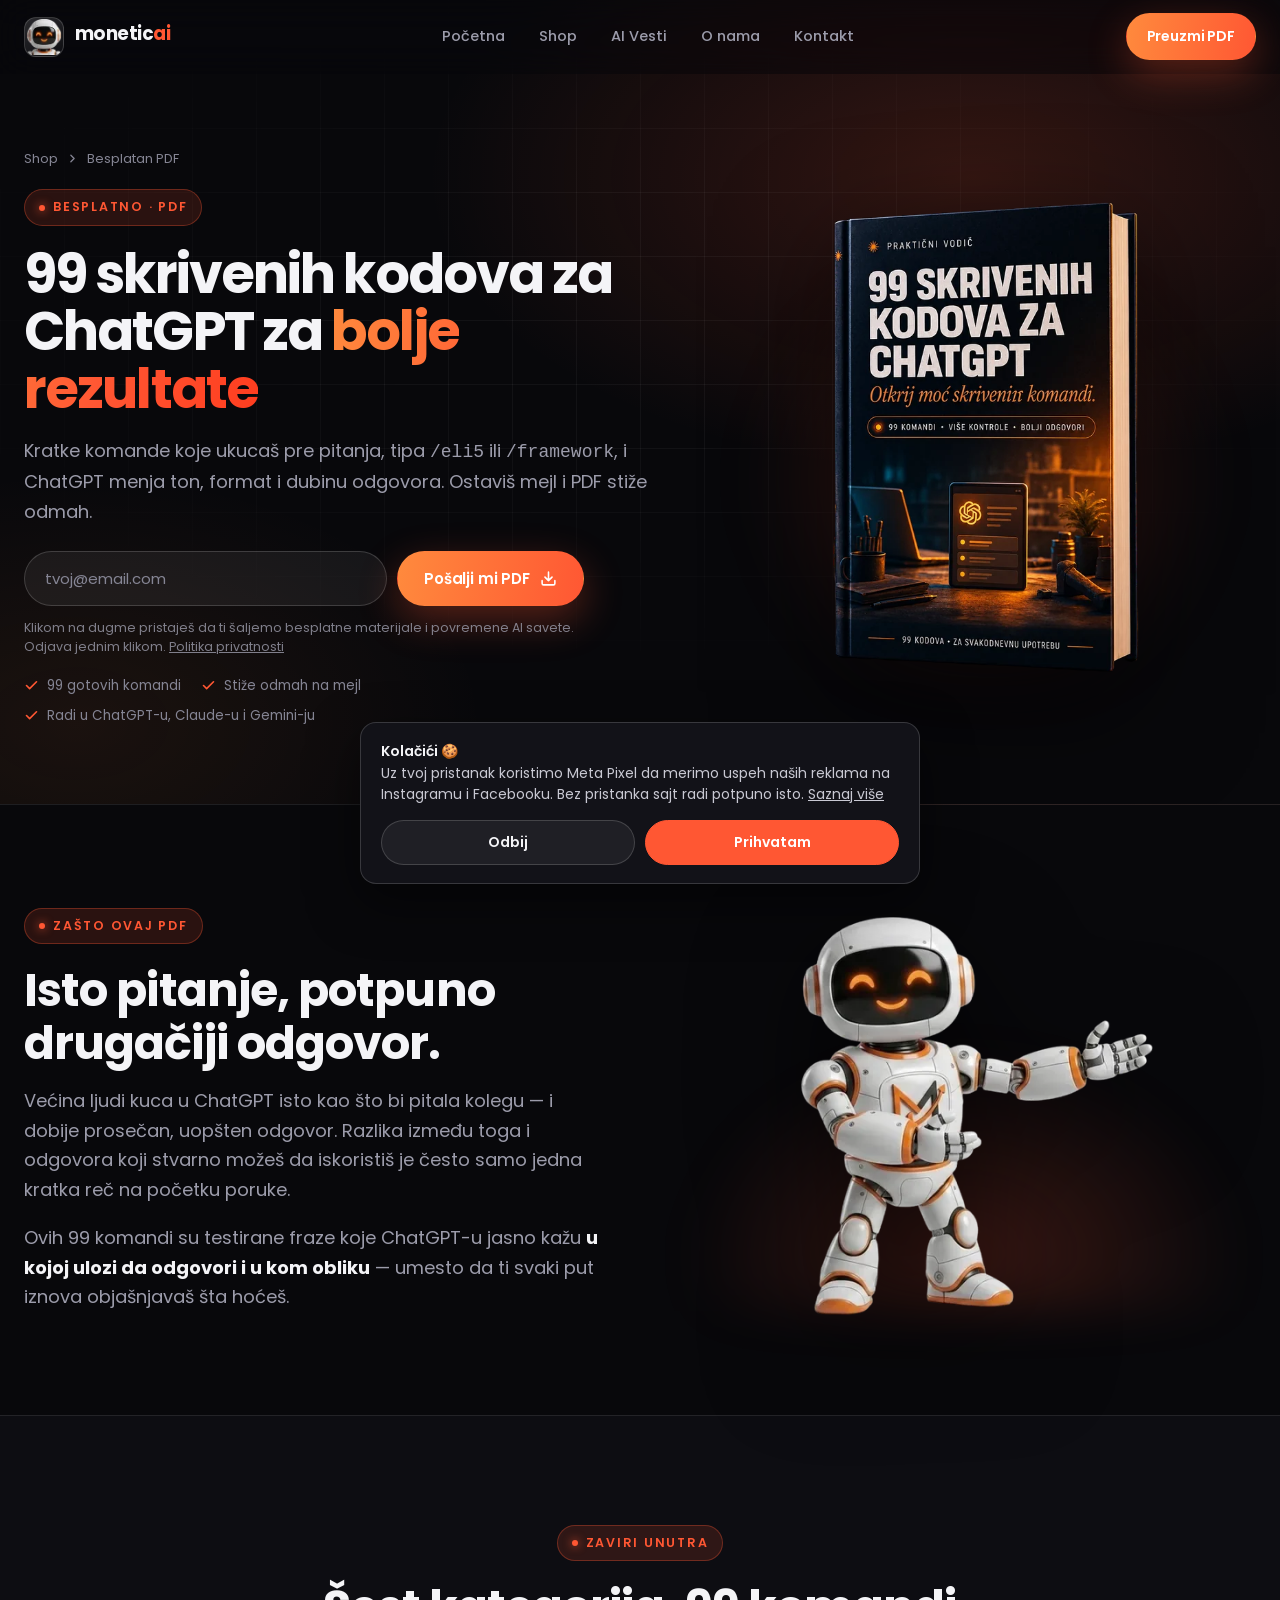
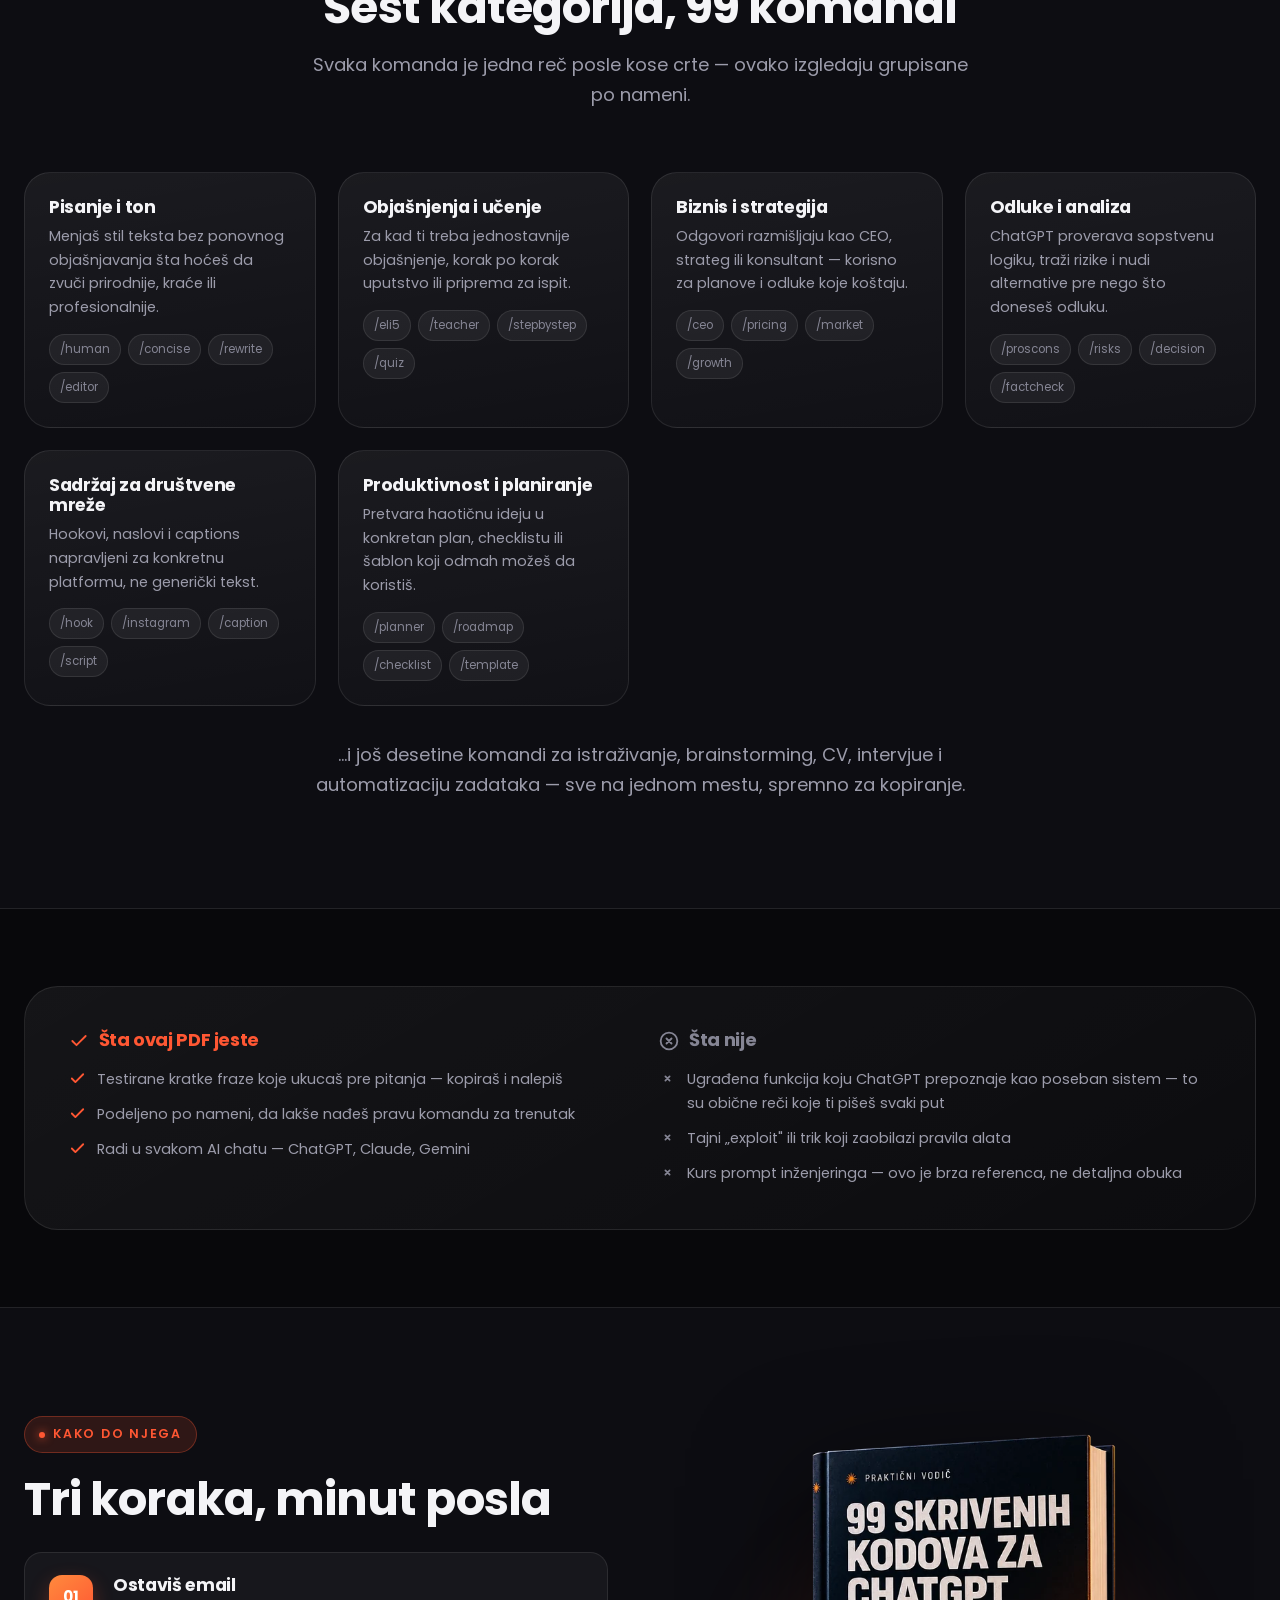
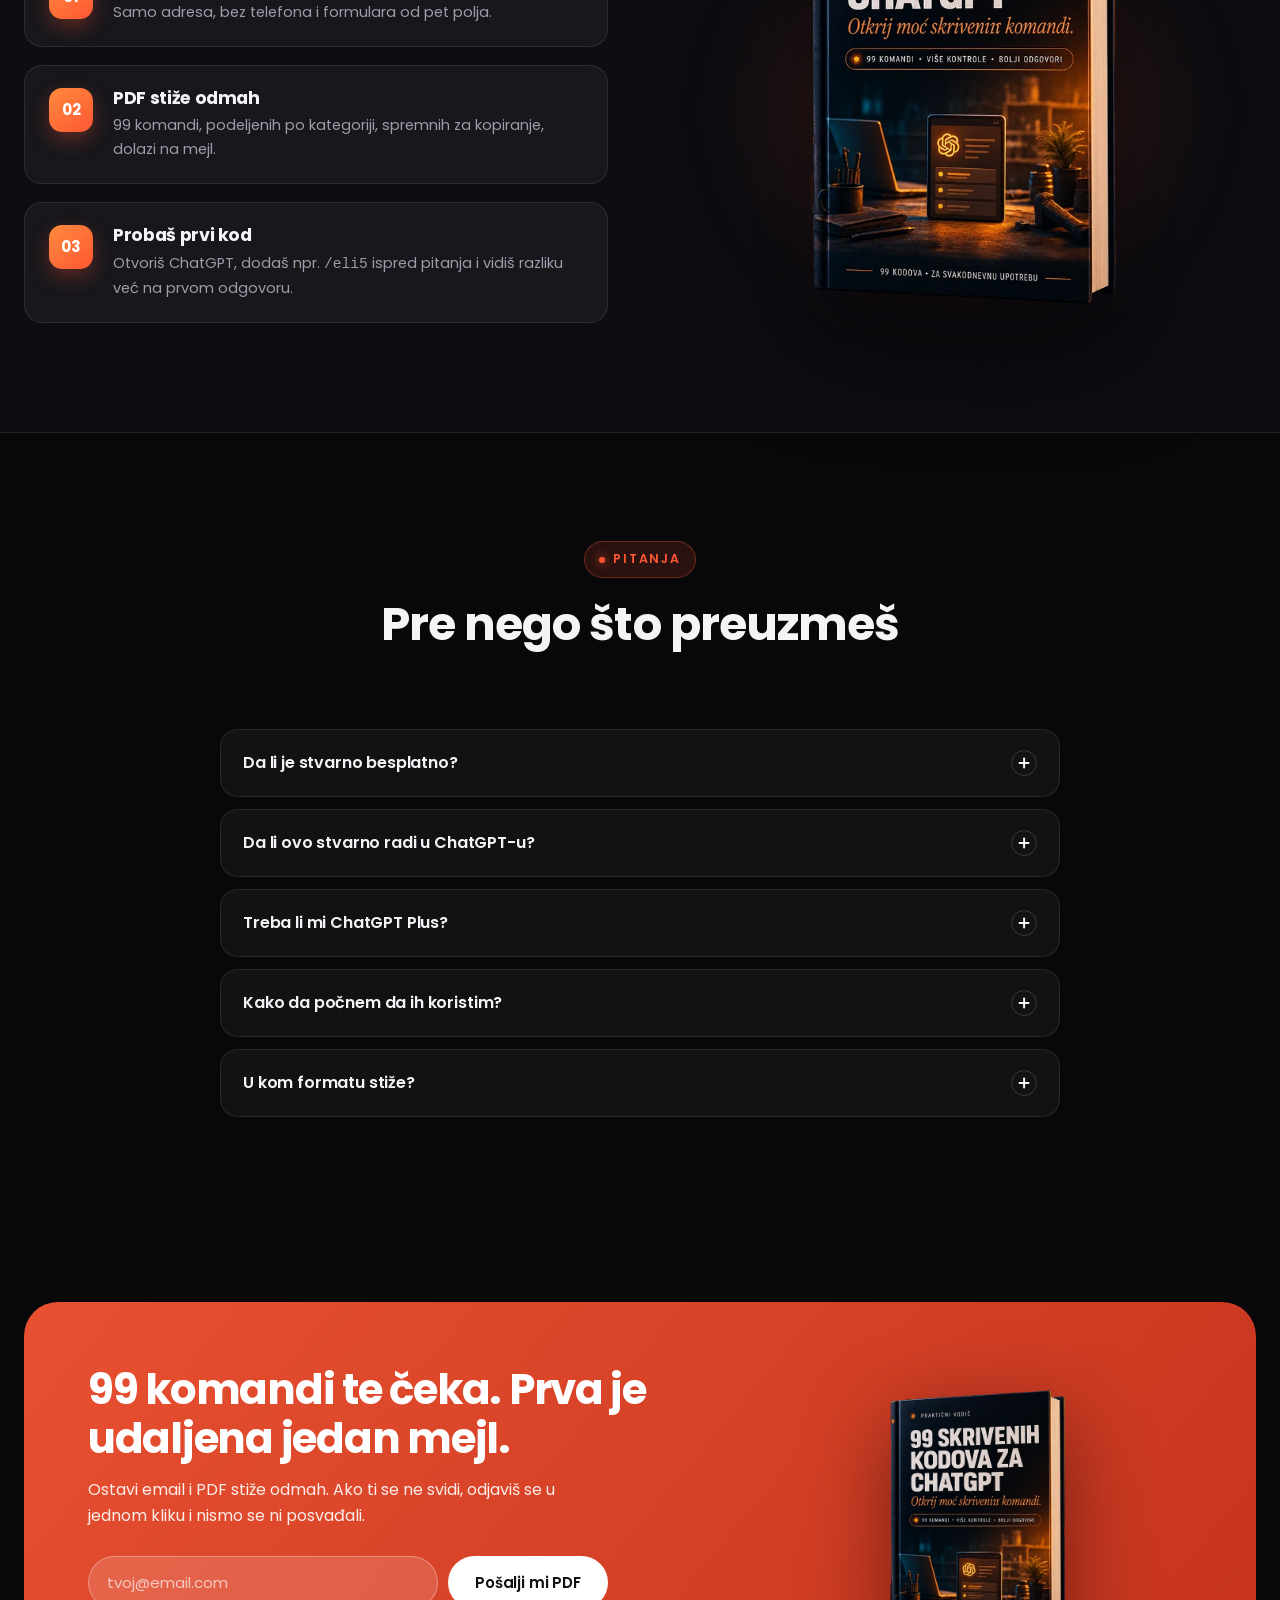
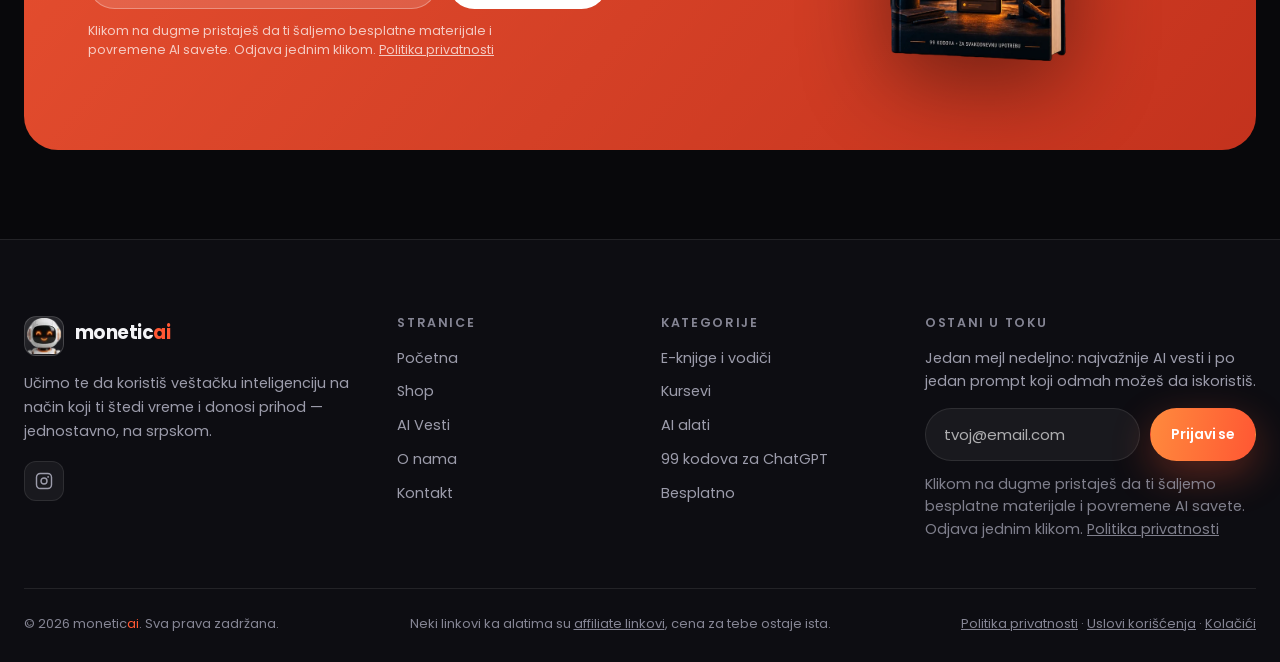
<file: 99-skrivenih-kodova-za-chatgpt.html>
<!DOCTYPE html>
<html lang="sr">
<head>
<meta charset="UTF-8">
<meta name="viewport" content="width=device-width, initial-scale=1">
<title>99 skrivenih kodova za ChatGPT: besplatan PDF | moneticai</title>
<meta name="description" content="Besplatan PDF sa 99 ChatGPT komandi (promptova) koje odmah menjaju ton, format i dubinu odgovora. Kopiraš, nalepiš, koristiš. Stiže na tvoj email.">
<link rel="canonical" href="https://moneticai.rs/99-skrivenih-kodova-za-chatgpt">
<meta name="robots" content="index, follow, max-image-preview:large, max-snippet:-1">
<meta name="author" content="moneticai">
<meta property="og:site_name" content="moneticai">
<meta property="og:locale" content="sr_RS">
<meta property="og:type" content="website">
<meta property="og:url" content="https://moneticai.rs/99-skrivenih-kodova-za-chatgpt">
<meta property="og:title" content="99 skrivenih kodova za ChatGPT: besplatan PDF">
<meta property="og:description" content="Besplatan PDF sa 99 ChatGPT komandi (promptova) koje odmah menjaju ton, format i dubinu odgovora. Kopiraš, nalepiš, koristiš. Stiže na tvoj email.">
<meta property="og:image" content="https://moneticai.rs/assets/img/og-99-kodova.jpg?v=2">
<meta property="og:image:width" content="1200">
<meta property="og:image:height" content="630">
<meta property="og:image:alt" content="99 skrivenih kodova za ChatGPT: besplatan PDF">
<meta name="twitter:card" content="summary_large_image">
<meta name="twitter:title" content="99 skrivenih kodova za ChatGPT: besplatan PDF">
<meta name="twitter:description" content="Besplatan PDF sa 99 ChatGPT komandi (promptova) koje odmah menjaju ton, format i dubinu odgovora. Kopiraš, nalepiš, koristiš. Stiže na tvoj email.">
<meta name="twitter:image" content="https://moneticai.rs/assets/img/og-99-kodova.jpg?v=2">
<link rel="apple-touch-icon" href="assets/img/apple-touch-icon.png">
<link rel="preload" href="assets/fonts/poppins-latin-400-normal.woff2" as="font" type="font/woff2" crossorigin>
<link rel="preload" href="assets/fonts/poppins-latin-700-normal.woff2" as="font" type="font/woff2" crossorigin>
<script type="application/ld+json">
{
 "@context": "https://schema.org",
 "@graph": [
  {
   "@type": "WebPage",
   "@id": "https://moneticai.rs/99-skrivenih-kodova-za-chatgpt#webpage",
   "url": "https://moneticai.rs/99-skrivenih-kodova-za-chatgpt",
   "name": "99 skrivenih kodova za ChatGPT: besplatan PDF | moneticai",
   "description": "Besplatan PDF sa 99 ChatGPT komandi (promptova) koje odmah menjaju ton, format i dubinu odgovora. Kopiraš, nalepiš, koristiš. Stiže na tvoj email.",
   "inLanguage": "sr",
   "isPartOf": {
    "@id": "https://moneticai.rs/#website"
   },
   "primaryImageOfPage": "https://moneticai.rs/assets/img/og-99-kodova.jpg?v=2"
  },
  {
   "@type": "BreadcrumbList",
   "itemListElement": [
    {
     "@type": "ListItem",
     "position": 1,
     "name": "Početna",
     "item": "https://moneticai.rs/"
    },
    {
     "@type": "ListItem",
     "position": 2,
     "name": "99 skrivenih kodova za ChatGPT",
     "item": "https://moneticai.rs/99-skrivenih-kodova-za-chatgpt"
    }
   ]
  },
  {
   "@type": "Product",
   "name": "99 skrivenih kodova za ChatGPT",
   "description": "Besplatan PDF sa 99 ChatGPT komandi (promptova) koje odmah menjaju ton, format i dubinu odgovora. Kopiraš, nalepiš, koristiš. Stiže na tvoj email.",
   "image": "https://moneticai.rs/assets/img/99%20kodova%20chatgpt.png?v=2",
   "brand": {
    "@type": "Brand",
    "name": "moneticai"
   },
   "category": "Digitalni proizvod (PDF)",
   "offers": {
    "@type": "Offer",
    "price": "0",
    "priceCurrency": "RSD",
    "availability": "https://schema.org/InStock",
    "url": "https://moneticai.rs/99-skrivenih-kodova-za-chatgpt"
   }
  }
 ]
}
</script>
<meta name="theme-color" content="#08080B">
<link rel="icon" href="/favicon.ico" sizes="48x48">
<link rel="icon" href="/assets/img/favicon-96x96.png" type="image/png" sizes="96x96">
<link rel="icon" href="/assets/img/favicon-192x192.png" type="image/png" sizes="192x192">
<script>document.documentElement.classList.add('js')</script>
<link rel="stylesheet" href="assets/css/style.css?v=20261006">
</head>
<body>

<header class="nav">
  <div class="nav__inner">
    <a href="/" class="brand" aria-label="moneticai početna">
      <span class="brand__mark"><img width="36" height="36" src="assets/img/robot-head.webp" srcset="assets/img/robot-head-80w.webp 80w, assets/img/robot-head.webp 256w" sizes="36px" alt="moneticai maskota"></span>
      <span><span class="brand__text">monetic<span>ai</span></span><span class="brand__sub"></span></span>
    </a>
    <nav class="nav__links" aria-label="Glavna navigacija">
      <a href="/">Početna</a>
      <a href="/shop">Shop</a>
      <a href="/vesti">AI Vesti</a>
      <a href="/o-nama">O nama</a>
      <a href="/kontakt">Kontakt</a>
    </nav>
    <div class="nav__cta">
      <a href="#preuzmi" class="btn btn--primary btn--sm">Preuzmi PDF</a>
      <button class="nav__burger" aria-label="Otvori meni" aria-expanded="false"><span></span><span></span><span></span></button>
    </div>
  </div>
</header>

<div class="mobile-menu">
  <a href="/">Početna</a>
  <a href="/shop">Shop</a>
  <a href="/vesti">AI Vesti</a>
  <a href="/o-nama">O nama</a>
  <a href="/kontakt">Kontakt</a>
  <a href="#preuzmi" class="btn btn--primary">Preuzmi besplatan PDF</a>
</div>

<main>

<!-- ============ HERO ============ -->
<section class="ebook-hero grid-bg" id="preuzmi">
  <div class="container ebook-hero__inner">
    <div class="ebook-hero__text">
      <nav class="crumbs" aria-label="Putanja">
        <a href="/shop">Shop</a>
        <svg viewBox="0 0 24 24" fill="none" stroke="currentColor" stroke-width="2.4" stroke-linecap="round" stroke-linejoin="round"><path d="m9 6 6 6-6 6"/></svg>
        <span>Besplatan PDF</span>
      </nav>

      <span class="eyebrow">Besplatno · PDF</span>
      <h1>99 skrivenih kodova za ChatGPT za <span class="grad">bolje rezultate</span></h1>

      <p class="lead" style="margin:16px 0 24px;">
        Kratke komande koje ukucaš pre pitanja, tipa <code>/eli5</code> ili <code>/framework</code>,
        i ChatGPT menja ton, format i dubinu odgovora. Ostaviš mejl i PDF stiže odmah.
      </p>

      <form class="get-form"
      action="https://assets.mailerlite.com/jsonp/2517581/forms/199156334491338046/subscribe"
      method="post"
      data-mailerlite>
        <input type="email" name="fields[email]" placeholder="tvoj@email.com" aria-label="Email adresa" required>
        <input type="hidden" name="ml-submit" value="1">
        <input type="hidden" name="anticsrf" value="true">
        <button type="submit" class="btn btn--primary">
          Pošalji mi PDF
        <svg viewBox="0 0 24 24" fill="none" stroke="currentColor" stroke-width="2.2" stroke-linecap="round" stroke-linejoin="round"><path d="M21 15v4a2 2 0 0 1-2 2H5a2 2 0 0 1-2-2v-4"/><path d="m7 10 5 5 5-5M12 15V3"/></svg>
      </button>
    
          <p class="consent-note" style="flex-basis:100%; margin:2px 0 0; opacity:.8;">Klikom na dugme pristaješ da ti šaljemo besplatne materijale i povremene AI savete. Odjava jednim klikom. <a href="/politika-privatnosti">Politika privatnosti</a></p>
        </form>
      <p data-newsletter-msg style="opacity:0; transition:opacity .3s; margin-top:12px; font-size:14.5px; color:var(--text);"></p>

      <ul class="micro">
        <li><svg viewBox="0 0 24 24" fill="none" stroke="currentColor" stroke-width="2.6" stroke-linecap="round" stroke-linejoin="round"><path d="M20 6 9 17l-5-5"/></svg> 99 gotovih komandi</li>
        <li><svg viewBox="0 0 24 24" fill="none" stroke="currentColor" stroke-width="2.6" stroke-linecap="round" stroke-linejoin="round"><path d="M20 6 9 17l-5-5"/></svg> Stiže odmah na mejl</li>
        <li><svg viewBox="0 0 24 24" fill="none" stroke="currentColor" stroke-width="2.6" stroke-linecap="round" stroke-linejoin="round"><path d="M20 6 9 17l-5-5"/></svg> Radi u ChatGPT-u, Claude-u i Gemini-ju</li>
      </ul>
    </div>

    <div class="cover-wrap">
      <img width="682" height="1019" src="assets/img/99-kodova-chatgpt.webp?v=2" srcset="assets/img/99-kodova-chatgpt-80w.webp?v=2 80w, assets/img/99-kodova-chatgpt-160w.webp?v=2 160w, assets/img/99-kodova-chatgpt-240w.webp?v=2 240w, assets/img/99-kodova-chatgpt-320w.webp?v=2 320w, assets/img/99-kodova-chatgpt-480w.webp?v=2 480w, assets/img/99-kodova-chatgpt.webp?v=2 682w" sizes="(max-width: 600px) 208px, (max-width: 960px) 250px, 330px" alt="Korice PDF-a 99 skrivenih kodova za ChatGPT" fetchpriority="high">
    </div>
  </div>
</section>

<!-- ============ PROBLEM ============ -->
<section class="section--tight">
  <div class="container">
    <div class="split" style="align-items:center;">
      <div class="reveal">
        <span class="eyebrow">Zašto ovaj PDF</span>
        <h2 class="section-title">Isto pitanje, potpuno drugačiji odgovor.</h2>
        <p class="lead" style="margin-bottom:18px;">
          Većina ljudi kuca u ChatGPT isto kao što bi pitala kolegu — i dobije prosečan, uopšten odgovor.
          Razlika između toga i odgovora koji stvarno možeš da iskoristiš je često samo jedna kratka reč na početku poruke.
        </p>
        <p class="lead">
          Ovih 99 komandi su testirane fraze koje ChatGPT-u jasno kažu <b style="color:var(--text)">u kojoj ulozi da odgovori i u kom obliku</b> —
          umesto da ti svaki put iznova objašnjavaš šta hoćeš.
        </p>
      </div>
      <div class="split__visual reveal">
        <img width="706" height="768" src="assets/img/robot-present1.webp" srcset="assets/img/robot-present1-80w.webp 80w, assets/img/robot-present1-160w.webp 160w, assets/img/robot-present1-240w.webp 240w, assets/img/robot-present1-320w.webp 320w, assets/img/robot-present1-480w.webp 480w, assets/img/robot-present1.webp 706w" sizes="(max-width: 600px) 222px, (max-width: 960px) 300px, 420px" alt="Robot maskota pokazuje" loading="lazy">
      </div>
    </div>
  </div>
</section>

<!-- ============ PRIMERI KODOVA ============ -->
<section class="section" style="background:var(--bg-2); border-block:1px solid var(--line);">
  <div class="container">
    <div class="head-center reveal">
      <span class="eyebrow">Zaviri unutra</span>
      <h2 class="section-title section-title--center">Šest kategorija, 99 komandi</h2>
      <p class="lead lead--center">Svaka komanda je jedna reč posle kose crte — ovako izgledaju grupisane po nameni.</p>
    </div>

    <div class="grid grid--4">
      <article class="idea reveal">
        <h3>Pisanje i ton</h3>
        <p>Menjaš stil teksta bez ponovnog objašnjavanja šta hoćeš da zvuči prirodnije, kraće ili profesionalnije.</p>
        <div class="idea__meta"><span>/human</span><span>/concise</span><span>/rewrite</span><span>/editor</span></div>
      </article>

      <article class="idea reveal" data-delay="70">
        <h3>Objašnjenja i učenje</h3>
        <p>Za kad ti treba jednostavnije objašnjenje, korak po korak uputstvo ili priprema za ispit.</p>
        <div class="idea__meta"><span>/eli5</span><span>/teacher</span><span>/stepbystep</span><span>/quiz</span></div>
      </article>

      <article class="idea reveal" data-delay="140">
        <h3>Biznis i strategija</h3>
        <p>Odgovori razmišljaju kao CEO, strateg ili konsultant — korisno za planove i odluke koje koštaju.</p>
        <div class="idea__meta"><span>/ceo</span><span>/pricing</span><span>/market</span><span>/growth</span></div>
      </article>

      <article class="idea reveal" data-delay="210">
        <h3>Odluke i analiza</h3>
        <p>ChatGPT proverava sopstvenu logiku, traži rizike i nudi alternative pre nego što doneseš odluku.</p>
        <div class="idea__meta"><span>/proscons</span><span>/risks</span><span>/decision</span><span>/factcheck</span></div>
      </article>

      <article class="idea reveal" data-delay="280">
        <h3>Sadržaj za društvene mreže</h3>
        <p>Hookovi, naslovi i captions napravljeni za konkretnu platformu, ne generički tekst.</p>
        <div class="idea__meta"><span>/hook</span><span>/instagram</span><span>/caption</span><span>/script</span></div>
      </article>

      <article class="idea reveal" data-delay="350">
        <h3>Produktivnost i planiranje</h3>
        <p>Pretvara haotičnu ideju u konkretan plan, checklistu ili šablon koji odmah možeš da koristiš.</p>
        <div class="idea__meta"><span>/planner</span><span>/roadmap</span><span>/checklist</span><span>/template</span></div>
      </article>
    </div>

    <p class="lead lead--center reveal" style="margin-top:34px;">
      …i još desetine komandi za istraživanje, brainstorming, CV, intervjue i automatizaciju zadataka —
      sve na jednom mestu, spremno za kopiranje.
    </p>
  </div>
</section>

<!-- ============ ISKRENO ============ -->
<section class="section--tight">
  <div class="container">
    <div class="honest reveal">
      <div class="honest--yes">
        <h3>
          <svg viewBox="0 0 24 24" fill="none" stroke="currentColor" stroke-width="2.2" stroke-linecap="round" stroke-linejoin="round"><path d="M20 6 9 17l-5-5"/></svg>
          Šta ovaj PDF jeste
        </h3>
        <ul>
          <li><svg viewBox="0 0 24 24" fill="none" stroke="currentColor" stroke-width="2.6" stroke-linecap="round" stroke-linejoin="round"><path d="M20 6 9 17l-5-5"/></svg> Testirane kratke fraze koje ukucaš pre pitanja — kopiraš i nalepiš</li>
          <li><svg viewBox="0 0 24 24" fill="none" stroke="currentColor" stroke-width="2.6" stroke-linecap="round" stroke-linejoin="round"><path d="M20 6 9 17l-5-5"/></svg> Podeljeno po nameni, da lakše nađeš pravu komandu za trenutak</li>
          <li><svg viewBox="0 0 24 24" fill="none" stroke="currentColor" stroke-width="2.6" stroke-linecap="round" stroke-linejoin="round"><path d="M20 6 9 17l-5-5"/></svg> Radi u svakom AI chatu — ChatGPT, Claude, Gemini</li>
        </ul>
      </div>
      <div class="honest--no">
        <h3>
          <svg viewBox="0 0 24 24" fill="none" stroke="currentColor" stroke-width="2.2" stroke-linecap="round" stroke-linejoin="round"><circle cx="12" cy="12" r="10"/><path d="m15 9-6 6M9 9l6 6"/></svg>
          Šta nije
        </h3>
        <ul>
          <li><svg viewBox="0 0 24 24" fill="none" stroke="currentColor" stroke-width="2.4" stroke-linecap="round" stroke-linejoin="round"><path d="m15 9-6 6M9 9l6 6"/></svg> Ugrađena funkcija koju ChatGPT prepoznaje kao poseban sistem — to su obične reči koje ti pišeš svaki put</li>
          <li><svg viewBox="0 0 24 24" fill="none" stroke="currentColor" stroke-width="2.4" stroke-linecap="round" stroke-linejoin="round"><path d="m15 9-6 6M9 9l6 6"/></svg> Tajni „exploit" ili trik koji zaobilazi pravila alata</li>
          <li><svg viewBox="0 0 24 24" fill="none" stroke="currentColor" stroke-width="2.4" stroke-linecap="round" stroke-linejoin="round"><path d="m15 9-6 6M9 9l6 6"/></svg> Kurs prompt inženjeringa — ovo je brza referenca, ne detaljna obuka</li>
        </ul>
      </div>
    </div>
  </div>
</section>

<!-- ============ KAKO IZGLEDA ============ -->
<section class="section" style="background:var(--bg-2); border-block:1px solid var(--line);">
  <div class="container split">
    <div class="reveal">
      <span class="eyebrow">Kako do njega</span>
      <h2 class="section-title">Tri koraka, minut posla</h2>
      <div class="steps" style="margin-top:26px;">
        <div class="step"><div class="step__num">01</div><div><h3>Ostaviš email</h3><p>Samo adresa, bez telefona i formulara od pet polja.</p></div></div>
        <div class="step"><div class="step__num">02</div><div><h3>PDF stiže odmah</h3><p>99 komandi, podeljenih po kategoriji, spremnih za kopiranje, dolazi na mejl.</p></div></div>
        <div class="step"><div class="step__num">03</div><div><h3>Probaš prvi kod</h3><p>Otvoriš ChatGPT, dodaš npr. <code>/eli5</code> ispred pitanja i vidiš razliku već na prvom odgovoru.</p></div></div>
      </div>
    </div>
    <div class="cover-wrap reveal">
      <img width="682" height="1019" src="assets/img/99-kodova-chatgpt.webp?v=2" srcset="assets/img/99-kodova-chatgpt-80w.webp?v=2 80w, assets/img/99-kodova-chatgpt-160w.webp?v=2 160w, assets/img/99-kodova-chatgpt-240w.webp?v=2 240w, assets/img/99-kodova-chatgpt-320w.webp?v=2 320w, assets/img/99-kodova-chatgpt-480w.webp?v=2 480w, assets/img/99-kodova-chatgpt.webp?v=2 682w" sizes="(max-width: 600px) 208px, (max-width: 960px) 250px, 330px" alt="Korice PDF-a 99 skrivenih kodova za ChatGPT" loading="lazy">
    </div>
  </div>
</section>

<!-- ============ FAQ ============ -->
<section class="section">
  <div class="container">
    <div class="head-center reveal">
      <span class="eyebrow">Pitanja</span>
      <h2 class="section-title section-title--center">Pre nego što preuzmeš</h2>
    </div>
    <div class="faq reveal">
      <div class="faq__item">
        <button class="faq__q" aria-expanded="false">Da li je stvarno besplatno?<i></i></button>
        <div class="faq__a"><p>Jeste. Ostaviš samo email i PDF stiže odmah, nema kartice i nema skrivenog koraka.</p></div>
      </div>
      <div class="faq__item">
        <button class="faq__q" aria-expanded="false">Da li ovo stvarno radi u ChatGPT-u?<i></i></button>
        <div class="faq__a"><p>Da. Ovo nisu tajne "ugrađene" komande — to su kratke, testirane instrukcije koje ChatGPT razume iz konteksta rečenice, isto kao svaku drugu poruku koju mu pošalješ.</p></div>
      </div>
      <div class="faq__item">
        <button class="faq__q" aria-expanded="false">Treba li mi ChatGPT Plus?<i></i></button>
        <div class="faq__a"><p>Ne. Komande rade i u besplatnoj verziji ChatGPT-a, kao i u Claude-u i Gemini-ju — bilo koji AI chat koji razume tekst na srpskom i engleskom.</p></div>
      </div>
      <div class="faq__item">
        <button class="faq__q" aria-expanded="false">Kako da počnem da ih koristim?<i></i></button>
        <div class="faq__a"><p>Otvoriš PDF, izabereš komandu koja odgovara onome što ti treba (npr. objašnjenje, plan, analiza) i dodaš je na početak poruke — zatim nastaviš pitanje kao i obično.</p></div>
      </div>
      <div class="faq__item">
        <button class="faq__q" aria-expanded="false">U kom formatu stiže?<i></i></button>
        <div class="faq__a"><p>PDF, na srpskom, prilagođen čitanju na telefonu. Možeš da ga sačuvaš, štampaš ili prosledis kolegi.</p></div>
      </div>
    </div>
  </div>
</section>

<!-- ============ SLEDEĆI KORAK (cross-sell) ============ 
<section class="section--tight">
  <div class="container">
    <div class="note reveal" style="max-width:820px; margin-inline:auto;">
      <svg viewBox="0 0 24 24" fill="none" stroke="currentColor" stroke-width="2" stroke-linecap="round"><circle cx="12" cy="12" r="10"/><path d="M12 16v-4M12 8h.01"/></svg>
      <span>
        <b style="color:var(--text)">Sledeći korak:</b> kad savladaš ove komande, pogledaj
        <a href="/shop#e-knjige" style="color:var(--brand); text-decoration:underline;">Promptovi koji rade</a> —
        120+ gotovih promptova za sadržaj, prodaju i mejlove, sa objašnjenjem zašto su tako napisani.
      </span>
    </div>
  </div>
</section>
-->
<!-- ============ FINALNI CTA ============ -->
<section class="section--tight" style="padding-bottom:clamp(60px,7vw,100px);">
  <div class="container">
    <div class="cta-band reveal">
      <div>
        <h2>99 komandi te čeka. Prva je udaljena jedan mejl.</h2>
        <p>Ostavi email i PDF stiže odmah. Ako ti se ne svidi, odjaviš se u jednom kliku i nismo se ni posvađali.</p>
        <form class="newsletter"
      action="https://assets.mailerlite.com/jsonp/2517581/forms/199156334491338046/subscribe"
      method="post"
      data-mailerlite>
            <input type="email" name="fields[email]" placeholder="tvoj@email.com" aria-label="Email adresa" required>
            <input type="hidden" name="ml-submit" value="1">
            <input type="hidden" name="anticsrf" value="true">
            <button type="submit" class="btn btn--light">Pošalji mi PDF</button>
        
          <p class="consent-note" style="flex-basis:100%; margin:2px 0 0; opacity:.8;">Klikom na dugme pristaješ da ti šaljemo besplatne materijale i povremene AI savete. Odjava jednim klikom. <a href="/politika-privatnosti">Politika privatnosti</a></p>
        </form>
        <p data-newsletter-msg style="opacity:0; transition:opacity .3s; margin-top:12px; font-size:14px;"></p>
      </div>
      <div class="cta-band__visual">
        <img width="682" height="1019" src="assets/img/99-kodova-chatgpt.webp?v=2" srcset="assets/img/99-kodova-chatgpt-80w.webp?v=2 80w, assets/img/99-kodova-chatgpt-160w.webp?v=2 160w, assets/img/99-kodova-chatgpt-240w.webp?v=2 240w, assets/img/99-kodova-chatgpt-320w.webp?v=2 320w, assets/img/99-kodova-chatgpt-480w.webp?v=2 480w, assets/img/99-kodova-chatgpt.webp?v=2 682w" sizes="190px" alt="Korice PDF-a" style="width:min(100%,190px); filter:drop-shadow(0 24px 44px rgba(0,0,0,.45));" loading="lazy">
      </div>
    </div>
  </div>
</section>

</main>

<footer class="footer">
  <div class="container">
    <div class="footer__grid">
      <div>
        <a href="/" class="brand" style="margin-bottom:16px;">
          <span class="brand__mark"><img width="36" height="36" src="assets/img/robot-head.webp" srcset="assets/img/robot-head-80w.webp 80w, assets/img/robot-head.webp 256w" sizes="36px" alt=""></span>
          <span><span class="brand__text">monetic<span>ai</span></span><span class="brand__sub"></span></span>
        </a>
        <p>Učimo te da koristiš veštačku inteligenciju na način koji ti štedi vreme i donosi prihod — jednostavno, na srpskom.</p>
        <div class="socials">
          <a href="https://www.instagram.com/moneticai/" aria-label="Instagram"><svg viewBox="0 0 24 24" fill="none" stroke="currentColor" stroke-width="1.9"><rect x="2" y="2" width="20" height="20" rx="5"/><circle cx="12" cy="12" r="4"/><circle cx="17.5" cy="6.5" r="1.2" fill="currentColor" stroke="none"/></svg></a>
          <!--<a href="#" aria-label="YouTube"><svg viewBox="0 0 24 24" fill="none" stroke="currentColor" stroke-width="1.9"><path d="M22 12s0-3.5-.5-5c-.3-1-1-1.8-2-2C17.7 4.5 12 4.5 12 4.5s-5.7 0-7.5.5c-1 .2-1.7 1-2 2C2 8.5 2 12 2 12s0 3.5.5 5c.3 1 1 1.8 2 2 1.8.5 7.5.5 7.5.5s5.7 0 7.5-.5c1-.2 1.7-1 2-2 .5-1.5.5-5 .5-5z"/><path d="m10 15 5-3-5-3z" fill="currentColor" stroke="none"/></svg></a> -->
          <!--<a href="#" aria-label="TikTok"><svg viewBox="0 0 24 24" fill="none" stroke="currentColor" stroke-width="1.9" stroke-linecap="round" stroke-linejoin="round"><path d="M16 3c.5 2.5 2 4 4.5 4.3v3.2c-1.7 0-3.3-.5-4.5-1.4v6.3a6.2 6.2 0 1 1-5.3-6.1v3.3a3 3 0 1 0 2.1 2.8V3z"/></svg></a> -->
        </div>
      </div>
      <div>
        <h2 class="footer__title">Stranice</h2>
        <div class="footer__links">
          <a href="/">Početna</a><a href="/shop">Shop</a><a href="/vesti">AI Vesti</a><a href="/o-nama">O nama</a><a href="/kontakt">Kontakt</a>
        </div>
      </div>
      <div>
        <h2 class="footer__title">Kategorije</h2>
        <div class="footer__links">
          <a href="/shop#e-knjige">E-knjige i vodiči</a><a href="/shop#kursevi">Kursevi</a><a href="/shop#alati">AI alati</a><a href="/99-skrivenih-kodova-za-chatgpt">99 kodova za ChatGPT</a><a href="/shop#besplatno">Besplatno</a>
        </div>
      </div>
      <div>
        <h2 class="footer__title">Ostani u toku</h2>
        <p style="margin-bottom:14px;">Jedan mejl nedeljno: najvažnije AI vesti i po jedan prompt koji odmah možeš da iskoristiš.</p>
        <form class="newsletter" data-newsletter style="max-width:100%;">
          <input type="email" placeholder="tvoj@email.com" aria-label="Email adresa" required style="background:rgba(255,255,255,.05); border-color:var(--line); color:var(--text);">
          <button type="submit" class="btn btn--primary btn--sm">Prijavi se</button>
        
          <p class="consent-note" style="flex-basis:100%; margin:2px 0 0; opacity:.8;">Klikom na dugme pristaješ da ti šaljemo besplatne materijale i povremene AI savete. Odjava jednim klikom. <a href="/politika-privatnosti">Politika privatnosti</a></p>
        </form>
        <p data-newsletter-msg style="opacity:0; transition:opacity .3s; margin-top:10px; font-size:13px;"></p>
      </div>
    </div>
    <div class="footer__bottom">
      <span>© <span data-year>2026</span> monetic<span class="ai-o">ai</span>. Sva prava zadržana.</span>
      <span>Neki linkovi ka alatima su <a href="/uslovi-koriscenja#affiliate" style="color:inherit;text-decoration:underline;">affiliate linkovi</a>, cena za tebe ostaje ista.</span>
      <span class="footer__legal"><a href="/politika-privatnosti">Politika privatnosti</a> · <a href="/uslovi-koriscenja">Uslovi korišćenja</a> · <a href="/politika-privatnosti#kolacici" data-cookie-settings>Kolačići</a></span>
    </div>
  </div>
</footer>

<script src="assets/js/pixel.js?v=20261011"></script>
<script src="assets/js/main.js?v=20261012"></script>
</body>
</html>
</file>
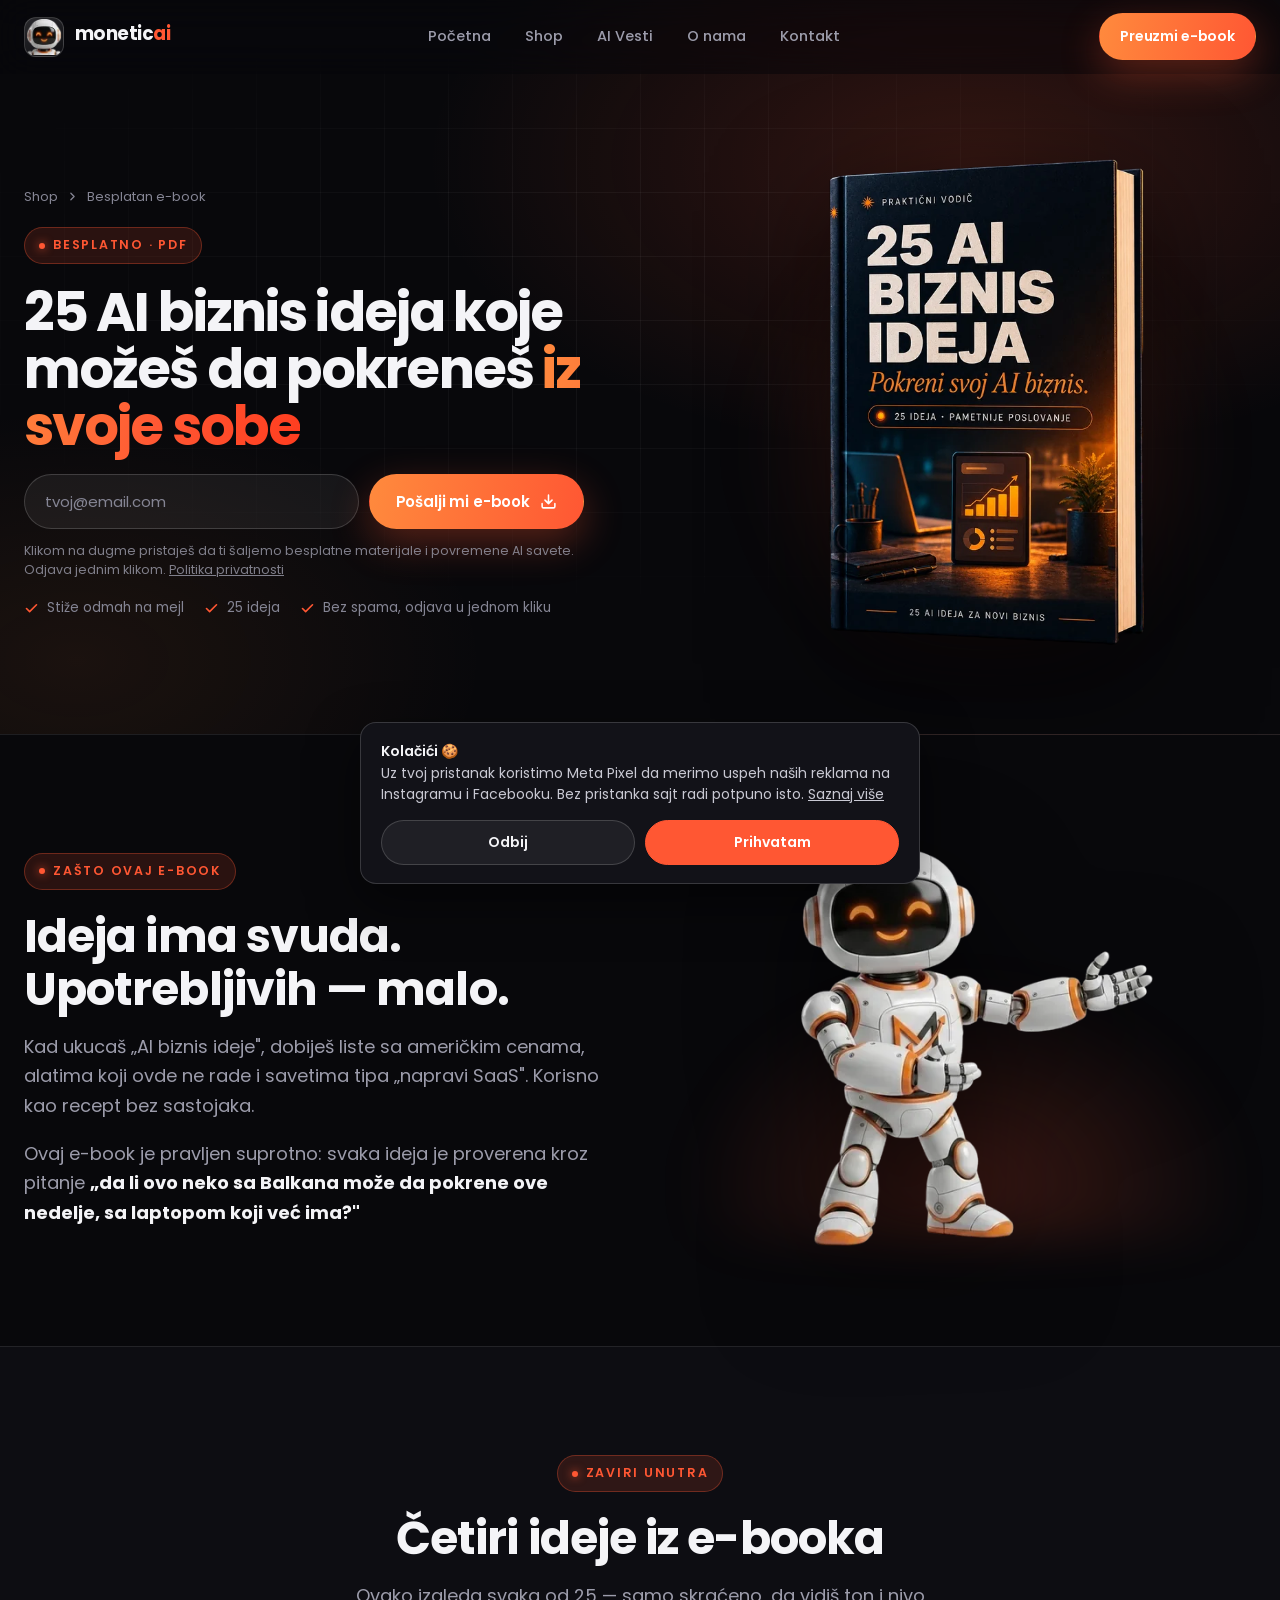
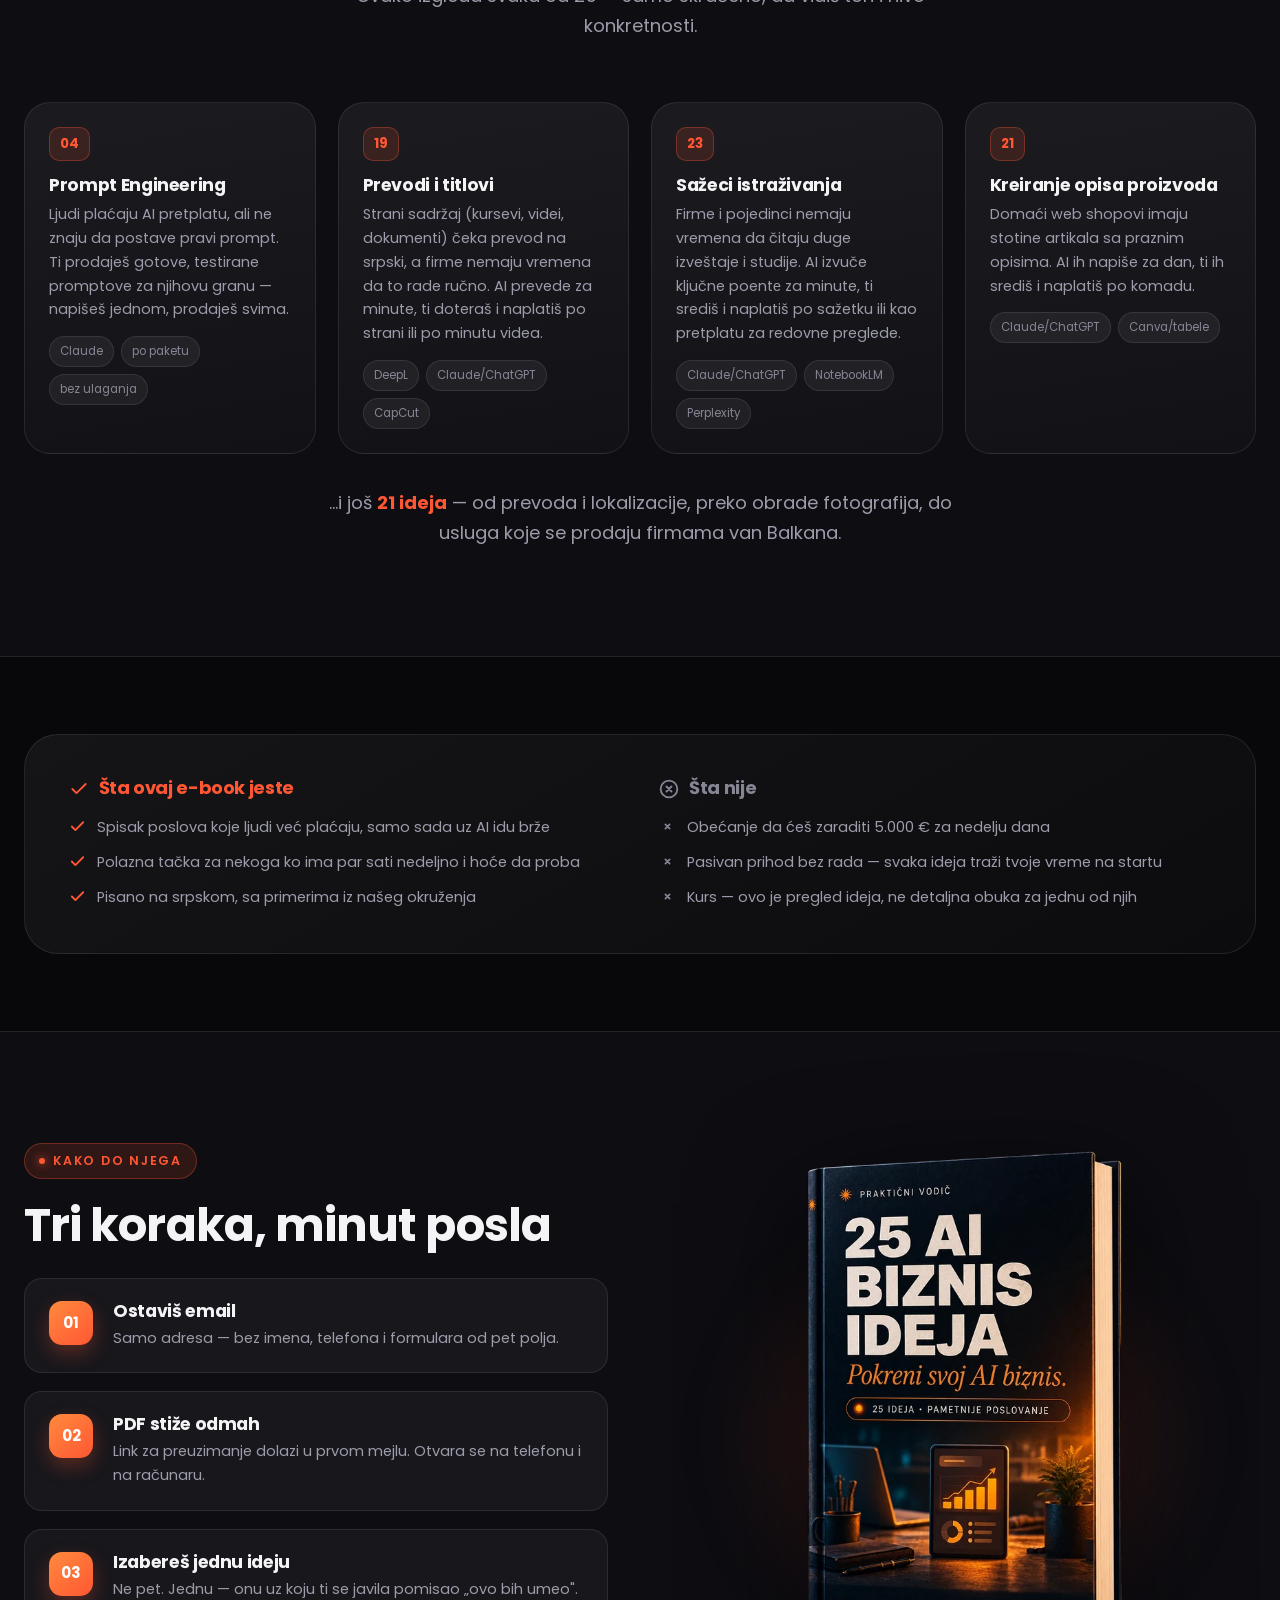
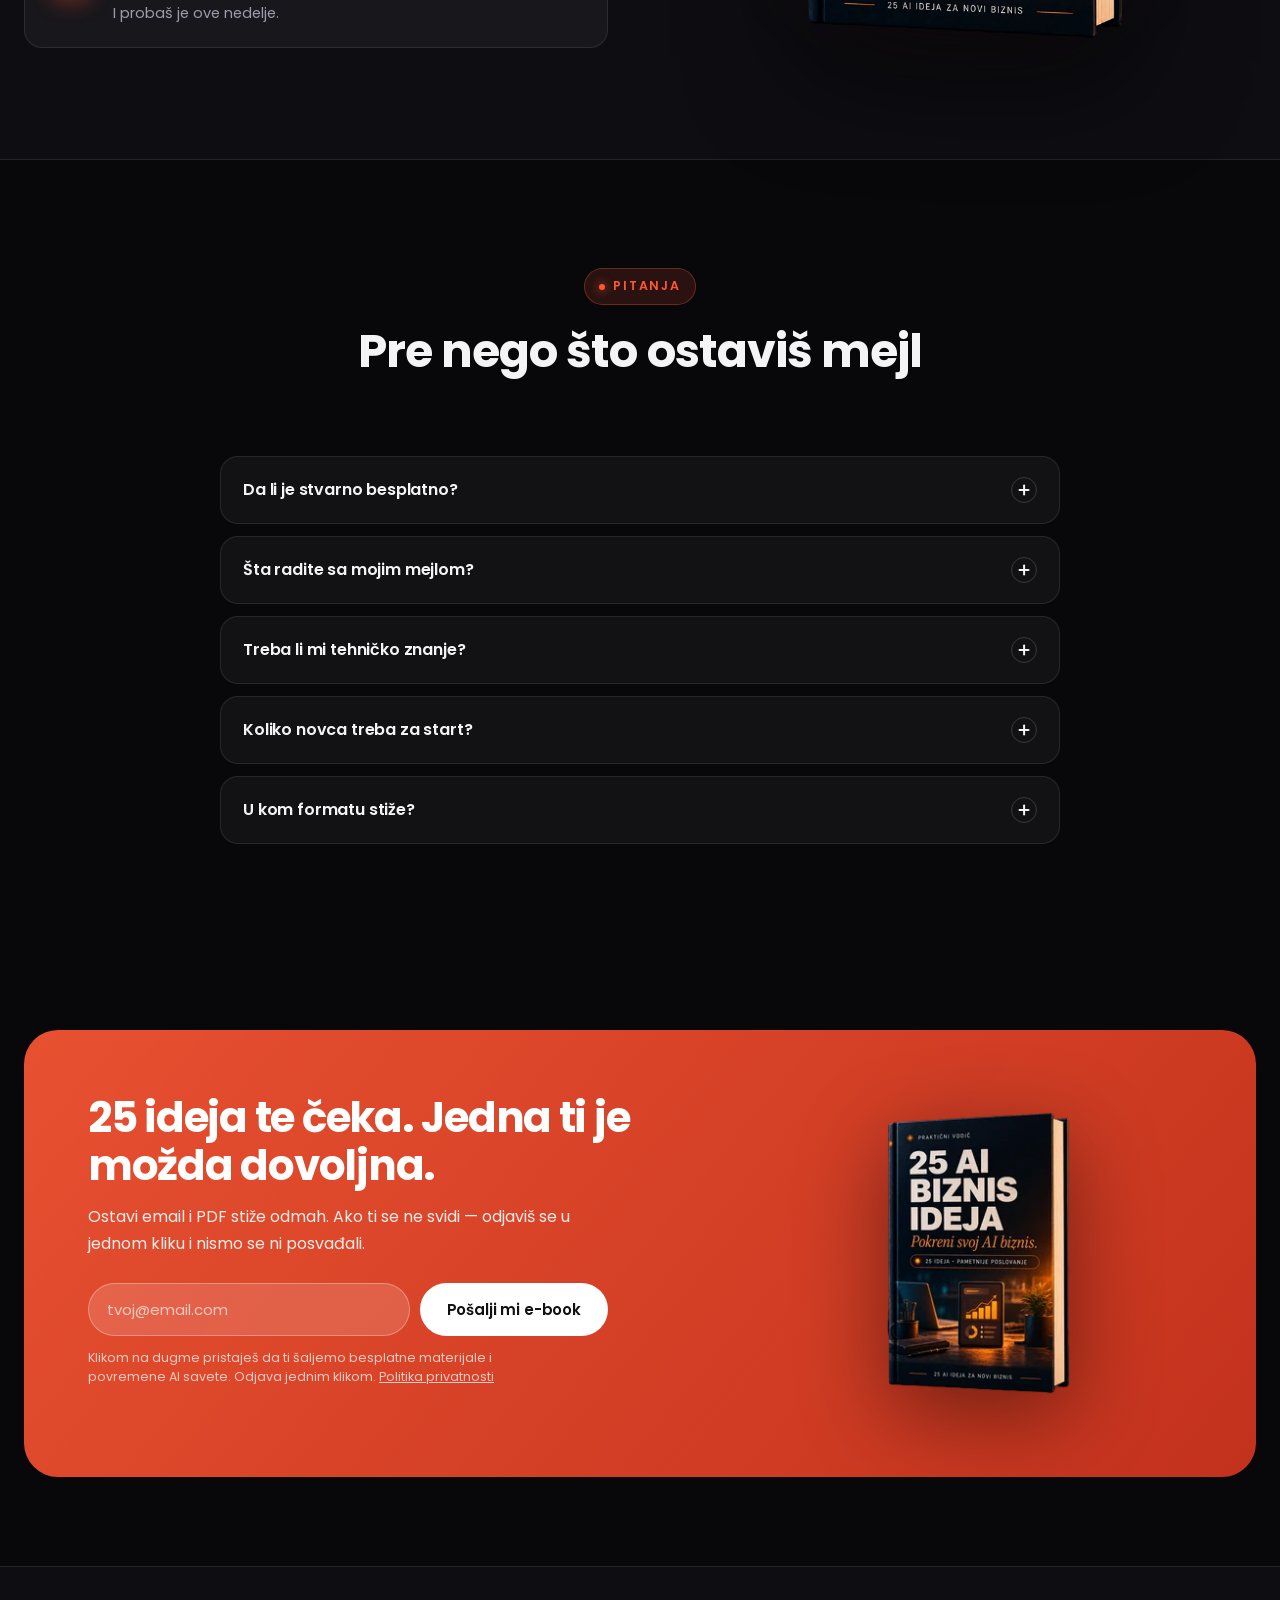
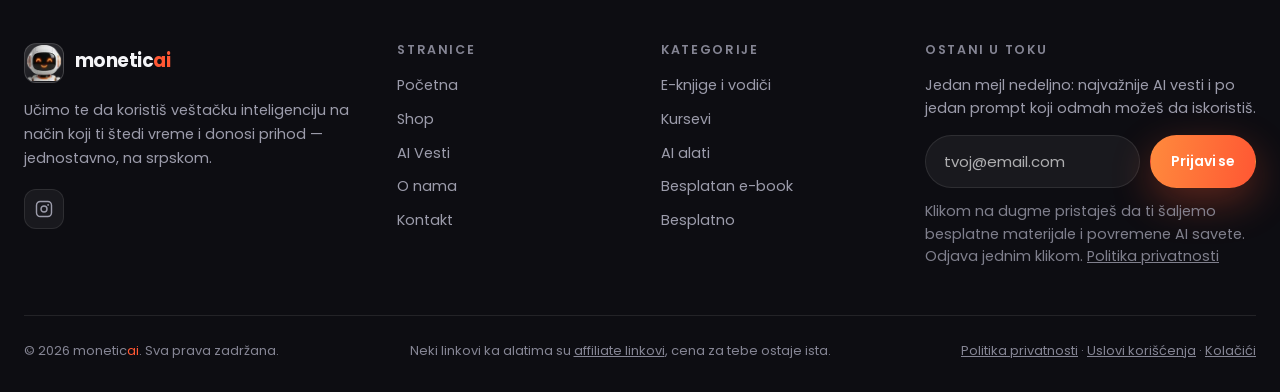
<file: ebook-25-ai-biznis-ideja.html>
<!DOCTYPE html>
<html lang="sr">
<head>
<meta charset="UTF-8">
<meta name="viewport" content="width=device-width, initial-scale=1">
<title>25 AI biznis ideja: besplatan e-book na srpskom | moneticai</title>
<meta name="description" content="Besplatan e-book sa 25 AI biznis ideja koje pokrećeš bez tima, bez koda i bez velikog ulaganja. Uz svaku ideju: alati, prvi koraci i kako se naplaćuje.">
<link rel="canonical" href="https://moneticai.rs/ebook-25-ai-biznis-ideja">
<meta name="robots" content="index, follow, max-image-preview:large, max-snippet:-1">
<meta name="author" content="moneticai">
<meta property="og:site_name" content="moneticai">
<meta property="og:locale" content="sr_RS">
<meta property="og:type" content="website">
<meta property="og:url" content="https://moneticai.rs/ebook-25-ai-biznis-ideja">
<meta property="og:title" content="25 AI biznis ideja: besplatan e-book na srpskom">
<meta property="og:description" content="Besplatan e-book sa 25 AI biznis ideja koje pokrećeš bez tima, bez koda i bez velikog ulaganja. Uz svaku ideju: alati, prvi koraci i kako se naplaćuje.">
<meta property="og:image" content="https://moneticai.rs/assets/img/og-25-ideja.jpg?v=2">
<meta property="og:image:width" content="1200">
<meta property="og:image:height" content="630">
<meta property="og:image:alt" content="25 AI biznis ideja: besplatan e-book na srpskom">
<meta name="twitter:card" content="summary_large_image">
<meta name="twitter:title" content="25 AI biznis ideja: besplatan e-book na srpskom">
<meta name="twitter:description" content="Besplatan e-book sa 25 AI biznis ideja koje pokrećeš bez tima, bez koda i bez velikog ulaganja. Uz svaku ideju: alati, prvi koraci i kako se naplaćuje.">
<meta name="twitter:image" content="https://moneticai.rs/assets/img/og-25-ideja.jpg?v=2">
<link rel="apple-touch-icon" href="assets/img/apple-touch-icon.png">
<link rel="preload" href="assets/fonts/poppins-latin-400-normal.woff2" as="font" type="font/woff2" crossorigin>
<link rel="preload" href="assets/fonts/poppins-latin-700-normal.woff2" as="font" type="font/woff2" crossorigin>
<script type="application/ld+json">
{
 "@context": "https://schema.org",
 "@graph": [
  {
   "@type": "WebPage",
   "@id": "https://moneticai.rs/ebook-25-ai-biznis-ideja#webpage",
   "url": "https://moneticai.rs/ebook-25-ai-biznis-ideja",
   "name": "25 AI biznis ideja: besplatan e-book na srpskom | moneticai",
   "description": "Besplatan e-book sa 25 AI biznis ideja koje pokrećeš bez tima, bez koda i bez velikog ulaganja. Uz svaku ideju: alati, prvi koraci i kako se naplaćuje.",
   "inLanguage": "sr",
   "isPartOf": {
    "@id": "https://moneticai.rs/#website"
   },
   "primaryImageOfPage": "https://moneticai.rs/assets/img/og-25-ideja.jpg?v=2"
  },
  {
   "@type": "BreadcrumbList",
   "itemListElement": [
    {
     "@type": "ListItem",
     "position": 1,
     "name": "Početna",
     "item": "https://moneticai.rs/"
    },
    {
     "@type": "ListItem",
     "position": 2,
     "name": "25 AI biznis ideja",
     "item": "https://moneticai.rs/ebook-25-ai-biznis-ideja"
    }
   ]
  },
  {
   "@type": "Product",
   "name": "25 AI biznis ideja",
   "description": "Besplatan e-book sa 25 AI biznis ideja koje pokrećeš bez tima, bez koda i bez velikog ulaganja. Uz svaku ideju: alati, prvi koraci i kako se naplaćuje.",
   "image": "https://moneticai.rs/assets/img/ebook-cover.png?v=2",
   "brand": {
    "@type": "Brand",
    "name": "moneticai"
   },
   "category": "Digitalni proizvod (PDF)",
   "offers": {
    "@type": "Offer",
    "price": "0",
    "priceCurrency": "RSD",
    "availability": "https://schema.org/InStock",
    "url": "https://moneticai.rs/ebook-25-ai-biznis-ideja"
   }
  }
 ]
}
</script>
<meta name="theme-color" content="#08080B">
<link rel="icon" href="/favicon.ico" sizes="48x48">
<link rel="icon" href="/assets/img/favicon-96x96.png" type="image/png" sizes="96x96">
<link rel="icon" href="/assets/img/favicon-192x192.png" type="image/png" sizes="192x192">
<script>document.documentElement.classList.add('js')</script>
<link rel="stylesheet" href="assets/css/style.css?v=20261006">
</head>
<body>

<header class="nav">
  <div class="nav__inner">
    <a href="/" class="brand" aria-label="moneticai početna">
      <span class="brand__mark"><img width="36" height="36" src="assets/img/robot-head.webp" srcset="assets/img/robot-head-80w.webp 80w, assets/img/robot-head.webp 256w" sizes="36px" alt="moneticai maskota"></span>
      <span><span class="brand__text">monetic<span>ai</span></span><span class="brand__sub"></span></span>
    </a>
    <nav class="nav__links" aria-label="Glavna navigacija">
      <a href="/">Početna</a>
      <a href="/shop">Shop</a>
      <a href="/vesti">AI Vesti</a>
      <a href="/o-nama">O nama</a>
      <a href="/kontakt">Kontakt</a>
    </nav>
    <div class="nav__cta">
      <a href="#preuzmi" class="btn btn--primary btn--sm">Preuzmi e-book</a>
      <button class="nav__burger" aria-label="Otvori meni" aria-expanded="false"><span></span><span></span><span></span></button>
    </div>
  </div>
</header>

<div class="mobile-menu">
  <a href="/">Početna</a>
  <a href="/shop">Shop</a>
  <a href="/vesti">AI Vesti</a>
  <a href="/o-nama">O nama</a>
  <a href="/kontakt">Kontakt</a>
  <a href="#preuzmi" class="btn btn--primary">Preuzmi besplatan e-book</a>
</div>

<main>

<!-- ============ HERO ============ -->
<!-- UPUTSTVO: forma ispod trenutno samo potvrđuje unos (bez servera).
     Poveži je sa MailerLite/Mailchimp-om ili, ako želiš trenutno preuzimanje,
     zameni formu dugmetom: <a href="assets/25-ai-biznis-ideja.pdf" download class="btn btn--primary">Preuzmi PDF</a> -->
<section class="ebook-hero grid-bg" id="preuzmi">
  <div class="container ebook-hero__inner">
    <div class="ebook-hero__text">
      <nav class="crumbs" aria-label="Putanja">
        <a href="/shop">Shop</a>
        <svg viewBox="0 0 24 24" fill="none" stroke="currentColor" stroke-width="2.4" stroke-linecap="round" stroke-linejoin="round"><path d="m9 6 6 6-6 6"/></svg>
        <span>Besplatan e-book</span>
      </nav>

      <span class="eyebrow">Besplatno · PDF </span>
      <h1>25 AI biznis ideja koje možeš da pokreneš <span class="grad">iz svoje sobe</span></h1>


 <!--    <form class="get-form" data-newsletter="e-book">
        <input type="email" placeholder="tvoj@email.com" aria-label="Email adresa" required>
        <button type="submit" class="btn btn--primary">
          Pošalji mi e-book
          <svg viewBox="0 0 24 24" fill="none" stroke="currentColor" stroke-width="2.2" stroke-linecap="round" stroke-linejoin="round"><path d="M21 15v4a2 2 0 0 1-2 2H5a2 2 0 0 1-2-2v-4"/><path d="m7 10 5 5 5-5M12 15V3"/></svg>
        </button>
      
          <p class="consent-note" style="flex-basis:100%; margin:2px 0 0; opacity:.8;">Klikom na dugme pristaješ da ti šaljemo besplatne materijale i povremene AI savete. Odjava jednim klikom. <a href="/politika-privatnosti">Politika privatnosti</a></p>
        </form>-->
      <form class="get-form"
      action="https://assets.mailerlite.com/jsonp/2517581/forms/199154462489576826/subscribe"
      method="post"
      data-mailerlite>
        <input type="email" name="fields[email]" placeholder="tvoj@email.com" aria-label="Email adresa" required>
        <input type="hidden" name="ml-submit" value="1">
        <input type="hidden" name="anticsrf" value="true">
        <button type="submit" class="btn btn--primary">
          Pošalji mi e-book
        <svg viewBox="0 0 24 24" fill="none" stroke="currentColor" stroke-width="2.2" stroke-linecap="round" stroke-linejoin="round"><path d="M21 15v4a2 2 0 0 1-2 2H5a2 2 0 0 1-2-2v-4"/><path d="m7 10 5 5 5-5M12 15V3"/></svg>
      </button>
    
          <p class="consent-note" style="flex-basis:100%; margin:2px 0 0; opacity:.8;">Klikom na dugme pristaješ da ti šaljemo besplatne materijale i povremene AI savete. Odjava jednim klikom. <a href="/politika-privatnosti">Politika privatnosti</a></p>
        </form>
      <p data-newsletter-msg style="opacity:0; transition:opacity .3s; margin-top:12px; font-size:14.5px; color:var(--text);"></p>

      <ul class="micro">
        <li><svg viewBox="0 0 24 24" fill="none" stroke="currentColor" stroke-width="2.6" stroke-linecap="round" stroke-linejoin="round"><path d="M20 6 9 17l-5-5"/></svg> Stiže odmah na mejl</li>
        <li><svg viewBox="0 0 24 24" fill="none" stroke="currentColor" stroke-width="2.6" stroke-linecap="round" stroke-linejoin="round"><path d="M20 6 9 17l-5-5"/></svg> 25 ideja</li>
        <li><svg viewBox="0 0 24 24" fill="none" stroke="currentColor" stroke-width="2.6" stroke-linecap="round" stroke-linejoin="round"><path d="M20 6 9 17l-5-5"/></svg> Bez spama, odjava u jednom kliku</li>
      </ul>
    </div>

    <div class="cover-wrap">
      <img width="702" height="1084" src="assets/img/ebook-cover.webp?v=2" srcset="assets/img/ebook-cover-80w.webp?v=2 80w, assets/img/ebook-cover-160w.webp?v=2 160w, assets/img/ebook-cover-240w.webp?v=2 240w, assets/img/ebook-cover-320w.webp?v=2 320w, assets/img/ebook-cover-480w.webp?v=2 480w, assets/img/ebook-cover.webp?v=2 702w" sizes="(max-width: 600px) 208px, (max-width: 960px) 250px, 330px" alt="Korice e-booka 25 AI biznis ideja" fetchpriority="high">
     <!-- <div class="cover-badge"><b></b><span>besplatno</span></div>-->
    </div>
  </div>
</section>

<!-- ============ PROBLEM ============ -->
<section class="section--tight">
  <div class="container">
    <div class="split" style="align-items:center;">
      <div class="reveal">
        <span class="eyebrow">Zašto ovaj e-book</span>
        <h2 class="section-title">Ideja ima svuda. Upotrebljivih — malo.</h2>
        <p class="lead" style="margin-bottom:18px;">
          Kad ukucaš „AI biznis ideje", dobiješ liste sa američkim cenama, alatima koji ovde
          ne rade i savetima tipa „napravi SaaS". Korisno kao recept bez sastojaka.
        </p>
        <p class="lead">
          Ovaj e-book je pravljen suprotno: svaka ideja je proverena kroz pitanje
          <b style="color:var(--text)">„da li ovo neko sa Balkana može da pokrene ove nedelje, sa laptopom koji već ima?"</b>
        </p>
      </div>
      <div class="split__visual reveal">
        <img width="706" height="768" src="assets/img/robot-present1.webp" srcset="assets/img/robot-present1-80w.webp 80w, assets/img/robot-present1-160w.webp 160w, assets/img/robot-present1-240w.webp 240w, assets/img/robot-present1-320w.webp 320w, assets/img/robot-present1-480w.webp 480w, assets/img/robot-present1.webp 706w" sizes="(max-width: 600px) 222px, (max-width: 960px) 300px, 420px" alt="Robot maskota pokazuje" loading="lazy">
      </div>
    </div>
  </div>
</section>

<!--
============ ŠTA SVAKA IDEJA SADRŽI ============
<section class="section" style="background:var(--bg-2); border-block:1px solid var(--line);">
  <div class="container">
    <div class="head-center reveal">
      <span class="eyebrow">Šta je unutra</span>
      <h2 class="section-title section-title--center">Svaka ideja je razrađena na pet tačaka</h2>
      <p class="lead lead--center">
        Bez „iskoristi AI i zaradi". Umesto toga, jedna strana po ideji — tačno onoliko
        koliko ti treba da odlučiš da li je tvoja.
      </p>
    </div>

    <div class="grid grid--3">
      <article class="card reveal">
        <span class="card__num">01</span>
        <div class="card__icon"><svg viewBox="0 0 24 24" fill="none" stroke="currentColor" stroke-width="1.8" stroke-linecap="round" stroke-linejoin="round"><circle cx="12" cy="12" r="10"/><path d="M12 16v-4M12 8h.01"/></svg></div>
        <h3>Šta je posao</h3>
        <p>U dve rečenice — šta konkretno isporučuješ klijentu i zašto bi mu to uopšte trebalo.</p>
      </article>
      <article class="card reveal" data-delay="70">
        <span class="card__num">02</span>
        <div class="card__icon"><svg viewBox="0 0 24 24" fill="none" stroke="currentColor" stroke-width="1.8" stroke-linecap="round" stroke-linejoin="round"><path d="M17 21v-2a4 4 0 0 0-4-4H5a4 4 0 0 0-4 4v2"/><circle cx="9" cy="7" r="4"/><path d="M23 21v-2a4 4 0 0 0-3-3.87"/></svg></div>
        <h3>Kome se prodaje</h3>
        <p>Tip klijenta koji to već plaća — pekara, agencija za nekretnine, web shop, advokat.</p>
      </article>
      <article class="card reveal" data-delay="140">
        <span class="card__num">03</span>
        <div class="card__icon"><svg viewBox="0 0 24 24" fill="none" stroke="currentColor" stroke-width="1.8" stroke-linecap="round" stroke-linejoin="round"><path d="M14.7 6.3a1 1 0 0 0 0 1.4l1.6 1.6a1 1 0 0 0 1.4 0l3.77-3.77a6 6 0 0 1-7.94 7.94l-6.91 6.91a2.12 2.12 0 0 1-3-3l6.91-6.91a6 6 0 0 1 7.94-7.94l-3.76 3.76z"/></svg></div>
        <h3>Alati</h3>
        <p>Koji AI alat radi glavni deo posla i da li je za start dovoljna besplatna verzija.</p>
      </article>
      <article class="card reveal" data-delay="210">
        <span class="card__num">04</span>
        <div class="card__icon"><svg viewBox="0 0 24 24" fill="none" stroke="currentColor" stroke-width="1.8" stroke-linecap="round" stroke-linejoin="round"><path d="M5 12h14M13 6l6 6-6 6"/></svg></div>
        <h3>Prvi koraci</h3>
        <p>Šta uraditi prve nedelje da bi imao nešto što možeš da pokažeš — pre nego što tražiš klijenta.</p>
      </article>
      <article class="card reveal" data-delay="280">
        <span class="card__num">05</span>
        <div class="card__icon"><svg viewBox="0 0 24 24" fill="none" stroke="currentColor" stroke-width="1.8" stroke-linecap="round" stroke-linejoin="round"><path d="M12 1v22M17 5H9.5a3.5 3.5 0 0 0 0 7h5a3.5 3.5 0 0 1 0 7H6"/></svg></div>
        <h3>Kako se naplaćuje</h3>
        <p>Po komadu, po satu ili mesečno — sa rasponom cena koji je realan za domaće tržište.</p>
      </article>
      <article class="card reveal" data-delay="350" style="background:linear-gradient(150deg, rgba(255,87,51,.16), rgba(255,87,51,.04)); border-color:var(--brand-line);">
        <div class="card__icon"><svg viewBox="0 0 24 24" fill="none" stroke="currentColor" stroke-width="1.8" stroke-linecap="round" stroke-linejoin="round"><path d="m12 2 2.4 6.9L21.6 9l-5.6 4.3 2.1 7L12 16.1 5.9 20.3l2.1-7L2.4 9l7.2-.1L12 2z"/></svg></div>
        <h3>Bonus: 10 promptova</h3>
        <p>Na kraju e-booka su promptovi kojima pokrećeš ideje iz knjige — kopiraš i lepiš.</p>
      </article>
    </div>
  </div>
</section>
-->
<!-- ============ PRIMERI IDEJA ============ -->
<section class="section" style="background:var(--bg-2); border-block:1px solid var(--line);">
  <div class="container">
    <div class="head-center reveal">
      <span class="eyebrow">Zaviri unutra</span>
      <h2 class="section-title section-title--center">Četiri ideje iz e-booka</h2>
      <p class="lead lead--center">Ovako izgleda svaka od 25 — samo skraćeno, da vidiš ton i nivo konkretnosti.</p>
    </div>

    <div class="grid grid--4">
      <article class="idea reveal">
        <span class="idea__no">04</span>
        <h3>Prompt Engineering</h3>
        <p>Ljudi plaćaju AI pretplatu, ali ne znaju da postave pravi prompt. Ti prodaješ gotove, testirane promptove za njihovu granu — napišeš jednom, prodaješ svima.</p>
        <div class="idea__meta"><span>Claude</span><span>po paketu</span><span>bez ulaganja</span></div>
      </article>

      <article class="idea reveal" data-delay="70">
        <span class="idea__no">19</span>
        <h3>Prevodi i titlovi</h3>
        <p>Strani sadržaj (kursevi, videi, dokumenti) čeka prevod na srpski, a firme nemaju vremena da to rade ručno. AI prevede za minute, ti doteraš i naplatiš po strani ili po minutu videa.</p>
        <div class="idea__meta"><span>DeepL</span><span>Claude/ChatGPT</span><span>CapCut</span></div>
      </article>

      <article class="idea reveal" data-delay="140">
        <span class="idea__no">23</span>
        <h3>Sažeci istraživanja</h3>
        <p>Firme i pojedinci nemaju vremena da čitaju duge izveštaje i studije. AI izvuče ključne poentе za minute, ti sredіš i naplatiš po sažetku ili kao pretplatu za redovne preglede.</p>
        <div class="idea__meta"><span>Claude/ChatGPT</span><span>NotebookLM</span><span>Perplexity</span></div>
      </article>

      <article class="idea reveal" data-delay="210">
        <span class="idea__no">21</span>
        <h3>Kreiranje opisa proizvoda</h3>
        <p>Domaći web shopovi imaju stotine artikala sa praznim opisima. AI ih napiše za dan, ti ih središ i naplatiš po komadu.</p>
        <div class="idea__meta"><span>Claude/ChatGPT</span><span>Canva/tabele</span></div>
      </article>
    </div>

    <p class="lead lead--center reveal" style="margin-top:34px;">
      …i još <b style="color:var(--brand)">21 ideja</b> — od prevoda i lokalizacije, preko obrade fotografija,
      do usluga koje se prodaju firmama van Balkana.
    </p>
  </div>
</section>

<!-- ============ ISKRENO ============ -->
<section class="section--tight">
  <div class="container">
    <div class="honest reveal">
      <div class="honest--yes">
        <h3>
          <svg viewBox="0 0 24 24" fill="none" stroke="currentColor" stroke-width="2.2" stroke-linecap="round" stroke-linejoin="round"><path d="M20 6 9 17l-5-5"/></svg>
          Šta ovaj e-book jeste
        </h3>
        <ul>
          <li><svg viewBox="0 0 24 24" fill="none" stroke="currentColor" stroke-width="2.6" stroke-linecap="round" stroke-linejoin="round"><path d="M20 6 9 17l-5-5"/></svg> Spisak poslova koje ljudi već plaćaju, samo sada uz AI idu brže</li>
          <li><svg viewBox="0 0 24 24" fill="none" stroke="currentColor" stroke-width="2.6" stroke-linecap="round" stroke-linejoin="round"><path d="M20 6 9 17l-5-5"/></svg> Polazna tačka za nekoga ko ima par sati nedeljno i hoće da proba</li>
          <li><svg viewBox="0 0 24 24" fill="none" stroke="currentColor" stroke-width="2.6" stroke-linecap="round" stroke-linejoin="round"><path d="M20 6 9 17l-5-5"/></svg> Pisano na srpskom, sa primerima iz našeg okruženja</li>
        </ul>
      </div>
      <div class="honest--no">
        <h3>
          <svg viewBox="0 0 24 24" fill="none" stroke="currentColor" stroke-width="2.2" stroke-linecap="round" stroke-linejoin="round"><circle cx="12" cy="12" r="10"/><path d="m15 9-6 6M9 9l6 6"/></svg>
          Šta nije
        </h3>
        <ul>
          <li><svg viewBox="0 0 24 24" fill="none" stroke="currentColor" stroke-width="2.4" stroke-linecap="round" stroke-linejoin="round"><path d="m15 9-6 6M9 9l6 6"/></svg> Obećanje da ćeš zaraditi 5.000 € za nedelju dana</li>
          <li><svg viewBox="0 0 24 24" fill="none" stroke="currentColor" stroke-width="2.4" stroke-linecap="round" stroke-linejoin="round"><path d="m15 9-6 6M9 9l6 6"/></svg> Pasivan prihod bez rada — svaka ideja traži tvoje vreme na startu</li>
          <li><svg viewBox="0 0 24 24" fill="none" stroke="currentColor" stroke-width="2.4" stroke-linecap="round" stroke-linejoin="round"><path d="m15 9-6 6M9 9l6 6"/></svg> Kurs — ovo je pregled ideja, ne detaljna obuka za jednu od njih</li>
        </ul>
      </div>
    </div>
  </div>
</section>

<!-- ============ KAKO IZGLEDA ============ -->
<section class="section" style="background:var(--bg-2); border-block:1px solid var(--line);">
  <div class="container split">
    <div class="reveal">
      <span class="eyebrow">Kako do njega</span>
      <h2 class="section-title">Tri koraka, minut posla</h2>
      <div class="steps" style="margin-top:26px;">
        <div class="step"><div class="step__num">01</div><div><h3>Ostaviš email</h3><p>Samo adresa — bez imena, telefona i formulara od pet polja.</p></div></div>
        <div class="step"><div class="step__num">02</div><div><h3>PDF stiže odmah</h3><p>Link za preuzimanje dolazi u prvom mejlu. Otvara se na telefonu i na računaru.</p></div></div>
        <div class="step"><div class="step__num">03</div><div><h3>Izabereš jednu ideju</h3><p>Ne pet. Jednu — onu uz koju ti se javila pomisao „ovo bih umeo". I probaš je ove nedelje.</p></div></div>
      </div>
    </div>
    <div class="cover-wrap reveal">
      <img width="702" height="1084" src="assets/img/ebook-cover.webp?v=2" srcset="assets/img/ebook-cover-80w.webp?v=2 80w, assets/img/ebook-cover-160w.webp?v=2 160w, assets/img/ebook-cover-240w.webp?v=2 240w, assets/img/ebook-cover-320w.webp?v=2 320w, assets/img/ebook-cover-480w.webp?v=2 480w, assets/img/ebook-cover.webp?v=2 702w" sizes="(max-width: 600px) 208px, (max-width: 960px) 250px, 330px" alt="Korice e-booka 25 AI biznis ideja" loading="lazy">
    </div>
  </div>
</section>

<!-- ============ FAQ ============ -->
<section class="section">
  <div class="container">
    <div class="head-center reveal">
      <span class="eyebrow">Pitanja</span>
      <h2 class="section-title section-title--center">Pre nego što ostaviš mejl</h2>
    </div>
    <div class="faq reveal">
      <div class="faq__item">
        <button class="faq__q" aria-expanded="false">Da li je stvarno besplatno?<i></i></button>
        <div class="faq__a"><p>Jeste. Nema skrivenog koraka na kraju, nema kartice. E-book je način da vidiš kako pišemo i objašnjavamo — ako ti se svidi, kasnije ćeš pogledati i ono što se plaća.</p></div>
      </div>
      <div class="faq__item">
        <button class="faq__q" aria-expanded="false">Šta radite sa mojim mejlom?<i></i></button>
        <div class="faq__a"><p>Šaljemo ti e-book i, otprilike jednom nedeljno, kratak mejl sa AI vestima i po jednim promptom. Adresu ne prosleđujemo nikome, a odjava je jedan klik u dnu svakog mejla.</p></div>
      </div>
      <div class="faq__item">
        <button class="faq__q" aria-expanded="false">Treba li mi tehničko znanje?<i></i></button>
        <div class="faq__a"><p>Ne. Nijedna ideja ne traži programiranje. Sve se radi kroz alate u pretraživaču — ako umeš da koristiš Word i Instagram, umeš i ovo.</p></div>
      </div>
      <div class="faq__item">
        <button class="faq__q" aria-expanded="false">Koliko novca treba za start?<i></i></button>
        <div class="faq__a"><p>Većina ideja kreće sa nulom, na besplatnim verzijama alata. Kod onih gde plaćena verzija stvarno pravi razliku, to je jasno napisano — zajedno sa iznosom.</p></div>
      </div>
      <div class="faq__item">
        <button class="faq__q" aria-expanded="false">U kom formatu stiže?<i></i></button>
        <div class="faq__a"><p>PDF, na srpskom, prilagođen čitanju na telefonu. Možeš da ga sačuvaš, štampaš ili proslediš prijatelju.</p></div>
      </div>
    </div>
  </div>
</section>

<!-- ============ FINALNI CTA ============ -->
<section class="section--tight" style="padding-bottom:clamp(60px,7vw,100px);">
  <div class="container">
    <div class="cta-band reveal">
      <div>
        <h2>25 ideja te čeka. Jedna ti je možda dovoljna.</h2>
        <p>Ostavi email i PDF stiže odmah. Ako ti se ne svidi — odjaviš se u jednom kliku i nismo se ni posvađali.</p>
<!--       <form class="newsletter" data-newsletter="e-book">
          <input type="email" placeholder="tvoj@email.com" aria-label="Email adresa" required>
          <button type="submit" class="btn btn--light">Pošalji mi e-book</button>
        
          <p class="consent-note" style="flex-basis:100%; margin:2px 0 0; opacity:.8;">Klikom na dugme pristaješ da ti šaljemo besplatne materijale i povremene AI savete. Odjava jednim klikom. <a href="/politika-privatnosti">Politika privatnosti</a></p>
        </form> -->
        <form class="newsletter"
      action="https://assets.mailerlite.com/jsonp/2517581/forms/199154462489576826/subscribe"
      method="post"
      data-mailerlite>
            <input type="email" name="fields[email]" placeholder="tvoj@email.com" aria-label="Email adresa" required>
            <input type="hidden" name="ml-submit" value="1">
            <input type="hidden" name="anticsrf" value="true">
            <button type="submit" class="btn btn--light">Pošalji mi e-book</button>
        
          <p class="consent-note" style="flex-basis:100%; margin:2px 0 0; opacity:.8;">Klikom na dugme pristaješ da ti šaljemo besplatne materijale i povremene AI savete. Odjava jednim klikom. <a href="/politika-privatnosti">Politika privatnosti</a></p>
        </form>
        <p data-newsletter-msg style="opacity:0; transition:opacity .3s; margin-top:12px; font-size:14px;"></p>
      </div>
      <div class="cta-band__visual">
        <img width="194" height="300" src="assets/img/ebook-cover-sm.webp?v=2" srcset="assets/img/ebook-cover-sm-80w.webp?v=2 80w, assets/img/ebook-cover-sm-160w.webp?v=2 160w, assets/img/ebook-cover-sm.webp?v=2 194w" sizes="190px" alt="Korice e-booka" style="width:min(100%,190px); filter:drop-shadow(0 24px 44px rgba(0,0,0,.45));" loading="lazy">
      </div>
    </div>
  </div>
</section>

</main>

<footer class="footer">
  <div class="container">
    <div class="footer__grid">
      <div>
        <a href="/" class="brand" style="margin-bottom:16px;">
          <span class="brand__mark"><img width="36" height="36" src="assets/img/robot-head.webp" srcset="assets/img/robot-head-80w.webp 80w, assets/img/robot-head.webp 256w" sizes="36px" alt=""></span>
          <span><span class="brand__text">monetic<span>ai</span></span><span class="brand__sub"></span></span>
        </a>
        <p>Učimo te da koristiš veštačku inteligenciju na način koji ti štedi vreme i donosi prihod — jednostavno, na srpskom.</p>
        <div class="socials">
          <a href="https://www.instagram.com/moneticai/" aria-label="Instagram"><svg viewBox="0 0 24 24" fill="none" stroke="currentColor" stroke-width="1.9"><rect x="2" y="2" width="20" height="20" rx="5"/><circle cx="12" cy="12" r="4"/><circle cx="17.5" cy="6.5" r="1.2" fill="currentColor" stroke="none"/></svg></a>
          <!--<a href="#" aria-label="YouTube"><svg viewBox="0 0 24 24" fill="none" stroke="currentColor" stroke-width="1.9"><path d="M22 12s0-3.5-.5-5c-.3-1-1-1.8-2-2C17.7 4.5 12 4.5 12 4.5s-5.7 0-7.5.5c-1 .2-1.7 1-2 2C2 8.5 2 12 2 12s0 3.5.5 5c.3 1 1 1.8 2 2 1.8.5 7.5.5 7.5.5s5.7 0 7.5-.5c1-.2 1.7-1 2-2 .5-1.5.5-5 .5-5z"/><path d="m10 15 5-3-5-3z" fill="currentColor" stroke="none"/></svg></a> -->
          <!--<a href="#" aria-label="TikTok"><svg viewBox="0 0 24 24" fill="none" stroke="currentColor" stroke-width="1.9" stroke-linecap="round" stroke-linejoin="round"><path d="M16 3c.5 2.5 2 4 4.5 4.3v3.2c-1.7 0-3.3-.5-4.5-1.4v6.3a6.2 6.2 0 1 1-5.3-6.1v3.3a3 3 0 1 0 2.1 2.8V3z"/></svg></a> -->
        </div>
      </div>
      <div>
        <h2 class="footer__title">Stranice</h2>
        <div class="footer__links">
          <a href="/">Početna</a><a href="/shop">Shop</a><a href="/vesti">AI Vesti</a><a href="/o-nama">O nama</a><a href="/kontakt">Kontakt</a>
        </div>
      </div>
      <div>
        <h2 class="footer__title">Kategorije</h2>
        <div class="footer__links">
          <a href="/shop#e-knjige">E-knjige i vodiči</a><a href="/shop#kursevi">Kursevi</a><a href="/shop#alati">AI alati</a><a href="/ebook-25-ai-biznis-ideja">Besplatan e-book</a><a href="/shop#besplatno">Besplatno</a>
        </div>
      </div>
      <div>
        <h2 class="footer__title">Ostani u toku</h2>
        <p style="margin-bottom:14px;">Jedan mejl nedeljno: najvažnije AI vesti i po jedan prompt koji odmah možeš da iskoristiš.</p>
        <form class="newsletter" data-newsletter style="max-width:100%;">
          <input type="email" placeholder="tvoj@email.com" aria-label="Email adresa" required style="background:rgba(255,255,255,.05); border-color:var(--line); color:var(--text);">
          <button type="submit" class="btn btn--primary btn--sm">Prijavi se</button>
        
          <p class="consent-note" style="flex-basis:100%; margin:2px 0 0; opacity:.8;">Klikom na dugme pristaješ da ti šaljemo besplatne materijale i povremene AI savete. Odjava jednim klikom. <a href="/politika-privatnosti">Politika privatnosti</a></p>
        </form>
        <p data-newsletter-msg style="opacity:0; transition:opacity .3s; margin-top:10px; font-size:13px;"></p>
      </div>
    </div>
    <div class="footer__bottom">
      <span>© <span data-year>2026</span> monetic<span class="ai-o">ai</span>. Sva prava zadržana.</span>
      <span>Neki linkovi ka alatima su <a href="/uslovi-koriscenja#affiliate" style="color:inherit;text-decoration:underline;">affiliate linkovi</a>, cena za tebe ostaje ista.</span>
      <span class="footer__legal"><a href="/politika-privatnosti">Politika privatnosti</a> · <a href="/uslovi-koriscenja">Uslovi korišćenja</a> · <a href="/politika-privatnosti#kolacici" data-cookie-settings>Kolačići</a></span>
    </div>
  </div>
</footer>

<script src="assets/js/pixel.js?v=20261011"></script>
<script src="assets/js/main.js?v=20261012"></script>
</body>
</html>
</file>
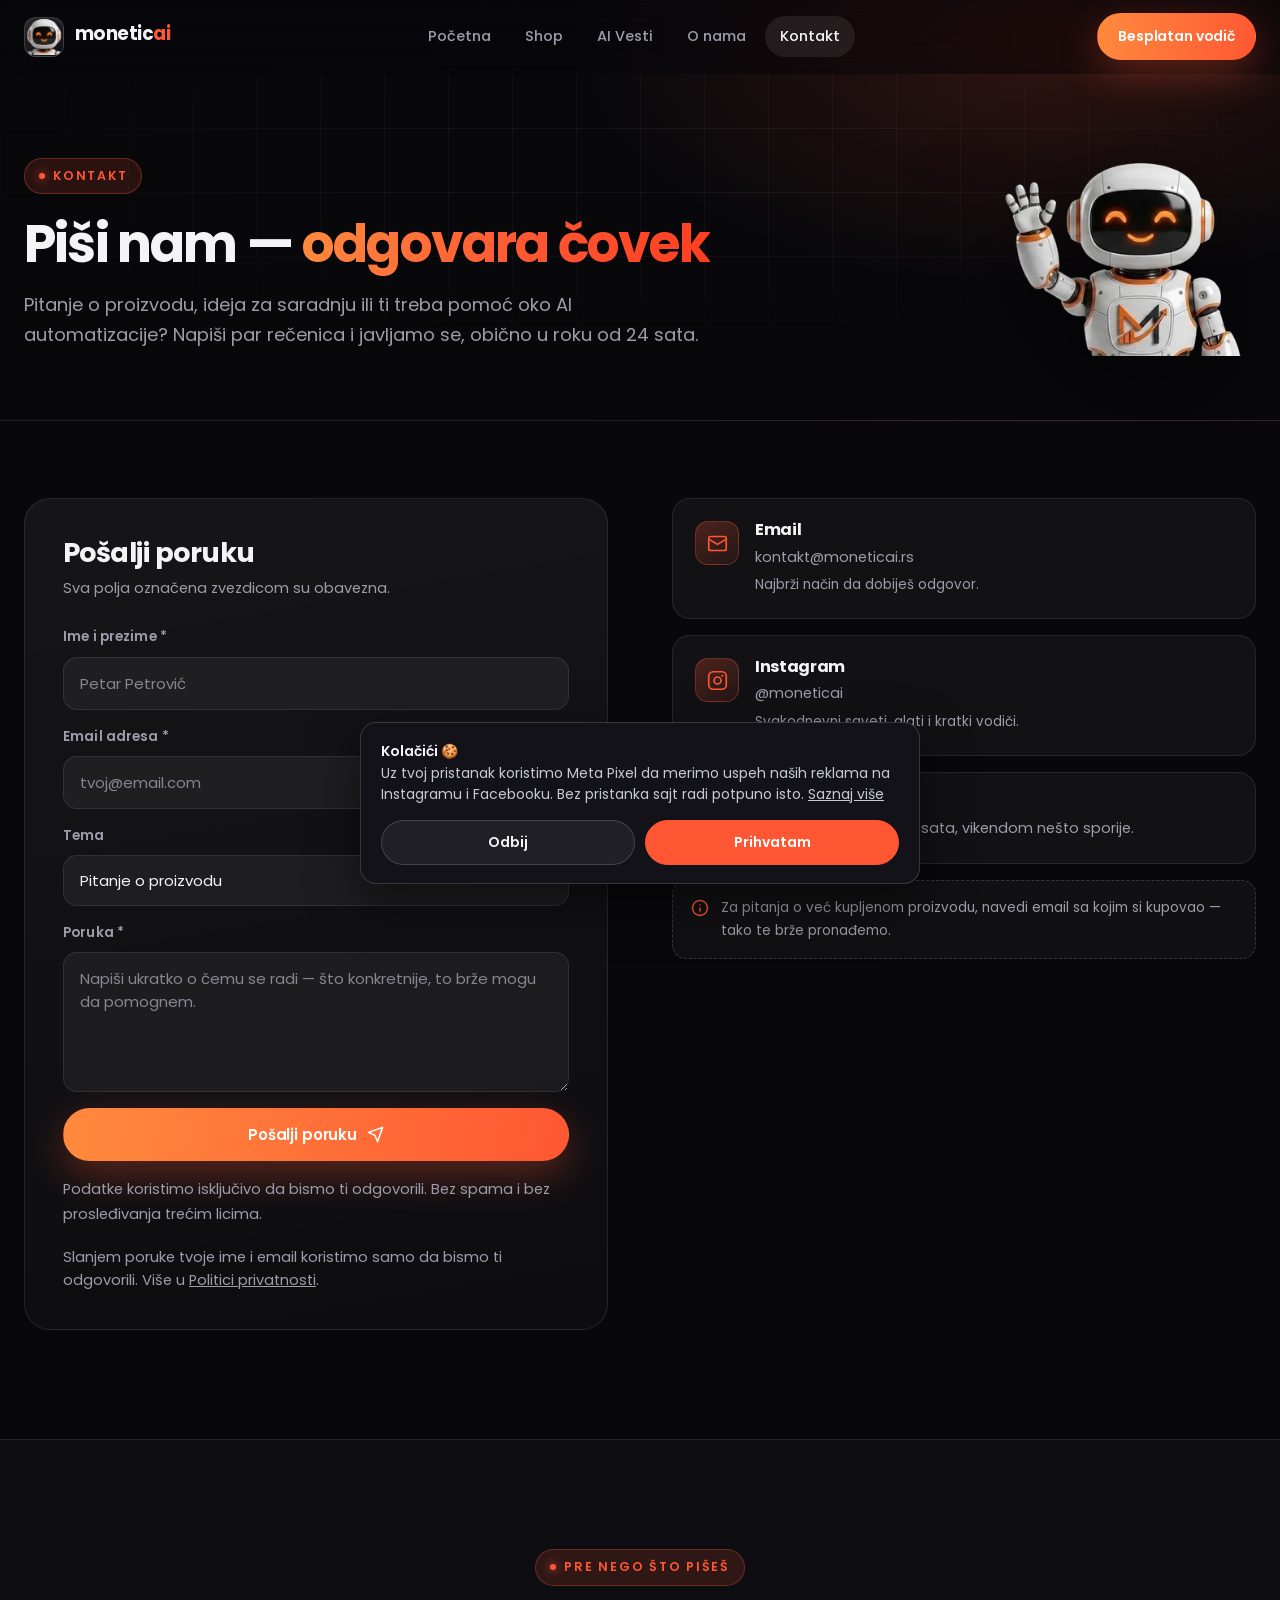
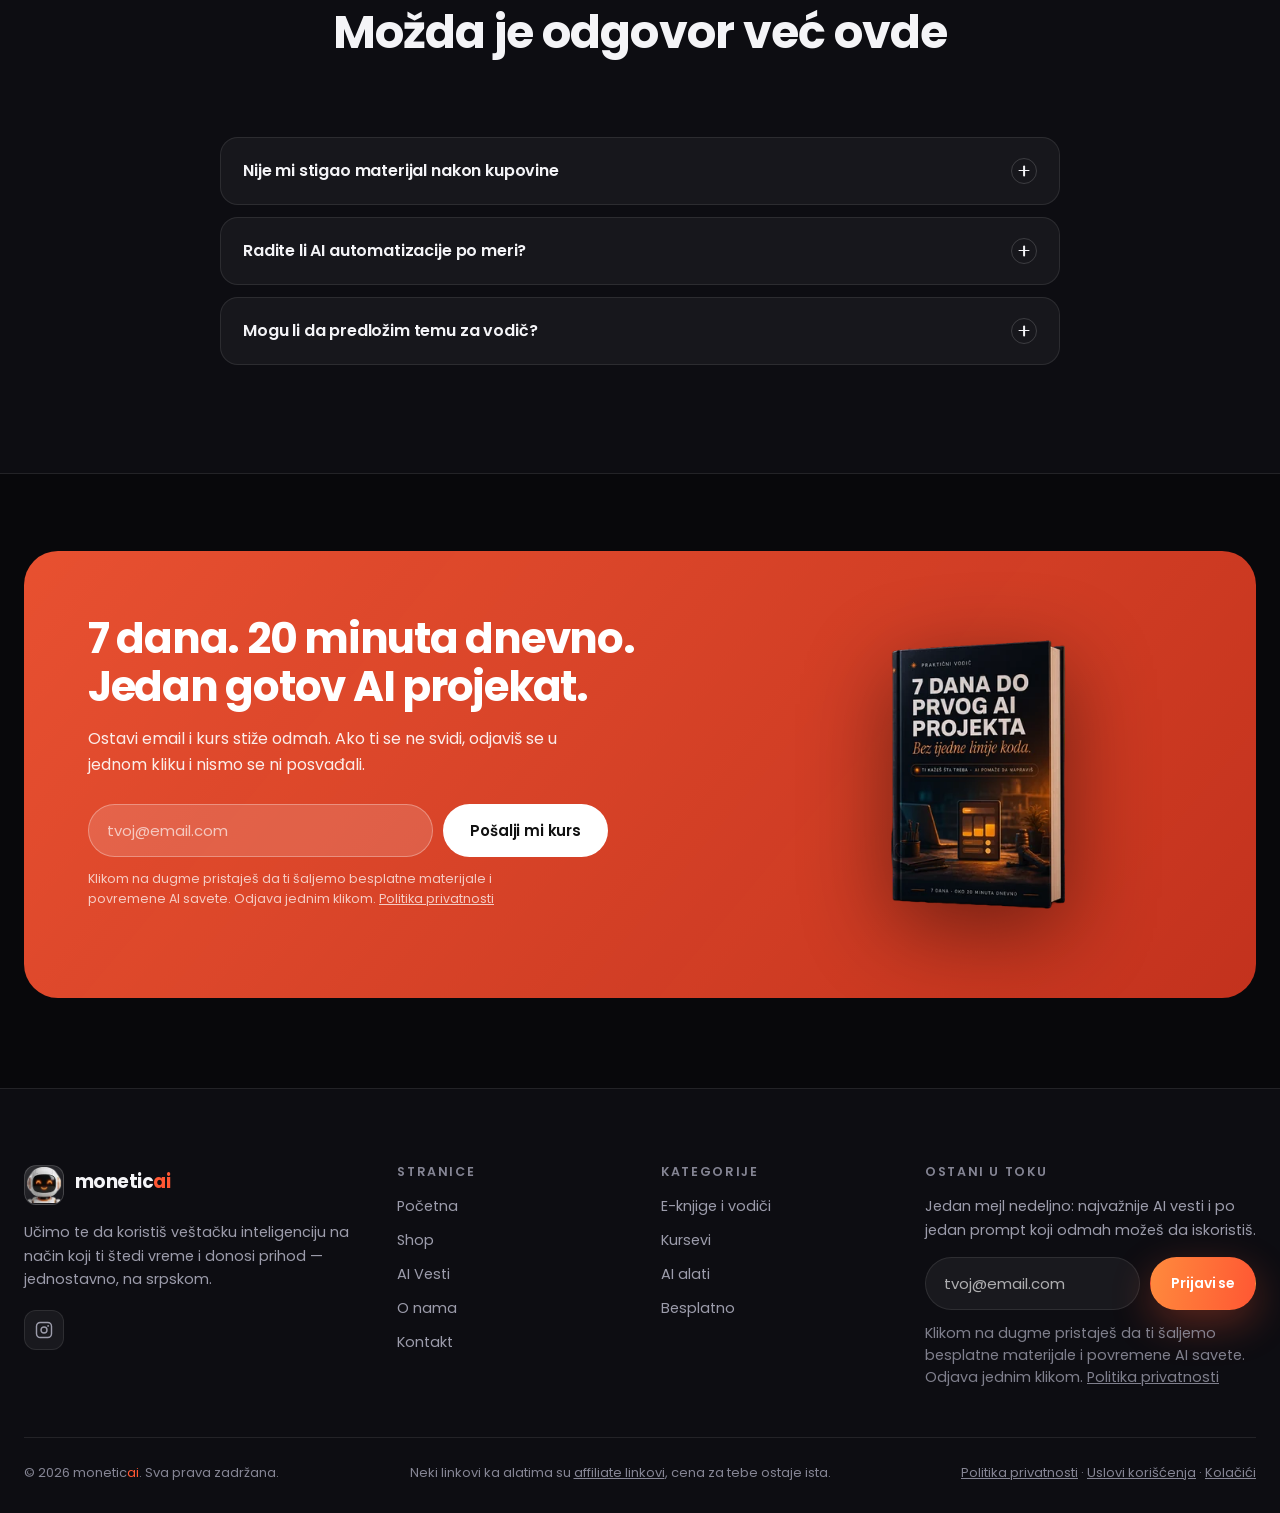
<file: kontakt.html>
<!DOCTYPE html>
<html lang="sr">
<head>
<meta charset="UTF-8">
<meta name="viewport" content="width=device-width, initial-scale=1">
<title>Kontakt i saradnja | moneticai</title>
<meta name="description" content="Piši nam: pitanja o proizvodima, predlozi tema, saradnja sa brendovima ili konsultacije o AI automatizaciji. Odgovaramo u roku od 24 sata.">
<link rel="canonical" href="https://moneticai.rs/kontakt">
<meta name="robots" content="index, follow, max-image-preview:large, max-snippet:-1">
<meta name="author" content="moneticai">
<meta property="og:site_name" content="moneticai">
<meta property="og:locale" content="sr_RS">
<meta property="og:type" content="website">
<meta property="og:url" content="https://moneticai.rs/kontakt">
<meta property="og:title" content="Kontakt i saradnja">
<meta property="og:description" content="Piši nam: pitanja o proizvodima, predlozi tema, saradnja sa brendovima ili konsultacije o AI automatizaciji. Odgovaramo u roku od 24 sata.">
<meta property="og:image" content="https://moneticai.rs/assets/img/og-kontakt.jpg?v=2">
<meta property="og:image:width" content="1200">
<meta property="og:image:height" content="630">
<meta property="og:image:alt" content="Kontakt i saradnja">
<meta name="twitter:card" content="summary_large_image">
<meta name="twitter:title" content="Kontakt i saradnja">
<meta name="twitter:description" content="Piši nam: pitanja o proizvodima, predlozi tema, saradnja sa brendovima ili konsultacije o AI automatizaciji. Odgovaramo u roku od 24 sata.">
<meta name="twitter:image" content="https://moneticai.rs/assets/img/og-kontakt.jpg?v=2">
<link rel="apple-touch-icon" href="assets/img/apple-touch-icon.png">
<link rel="preload" href="assets/fonts/poppins-latin-400-normal.woff2" as="font" type="font/woff2" crossorigin>
<link rel="preload" href="assets/fonts/poppins-latin-700-normal.woff2" as="font" type="font/woff2" crossorigin>
<script type="application/ld+json">
{
 "@context": "https://schema.org",
 "@graph": [
  {
   "@type": "ContactPage",
   "@id": "https://moneticai.rs/kontakt#webpage",
   "url": "https://moneticai.rs/kontakt",
   "name": "Kontakt i saradnja | moneticai",
   "description": "Piši nam: pitanja o proizvodima, predlozi tema, saradnja sa brendovima ili konsultacije o AI automatizaciji. Odgovaramo u roku od 24 sata.",
   "inLanguage": "sr",
   "isPartOf": {
    "@id": "https://moneticai.rs/#website"
   },
   "primaryImageOfPage": "https://moneticai.rs/assets/img/og-kontakt.jpg?v=2"
  },
  {
   "@type": "BreadcrumbList",
   "itemListElement": [
    {
     "@type": "ListItem",
     "position": 1,
     "name": "Početna",
     "item": "https://moneticai.rs/"
    },
    {
     "@type": "ListItem",
     "position": 2,
     "name": "Kontakt",
     "item": "https://moneticai.rs/kontakt"
    }
   ]
  }
 ]
}
</script>
<meta name="theme-color" content="#08080B">
<link rel="icon" href="/favicon.ico" sizes="48x48">
<link rel="icon" href="/assets/img/favicon-96x96.png" type="image/png" sizes="96x96">
<link rel="icon" href="/assets/img/favicon-192x192.png" type="image/png" sizes="192x192">
<script>document.documentElement.classList.add('js')</script>
<link rel="stylesheet" href="assets/css/style.css?v=20261006">
</head>
<body>

<header class="nav">
  <div class="nav__inner">
    <a href="/" class="brand" aria-label="moneticai početna">
      <span class="brand__mark"><img width="36" height="36" src="assets/img/robot-head.webp" srcset="assets/img/robot-head-80w.webp 80w, assets/img/robot-head.webp 256w" sizes="36px" alt="moneticai maskota"></span>
      <span><span class="brand__text">monetic<span>ai</span></span><span class="brand__sub"></span></span>
    </a>
    <nav class="nav__links" aria-label="Glavna navigacija">
      <a href="/">Početna</a>
      <a href="/shop">Shop</a>
      <a href="/vesti">AI Vesti</a>
      <a href="/o-nama">O nama</a>
      <a href="/kontakt">Kontakt</a>
    </nav>
    <div class="nav__cta">
      <a href="/shop#besplatno" class="btn btn--primary btn--sm">Besplatan vodič</a>
      <button class="nav__burger" aria-label="Otvori meni" aria-expanded="false"><span></span><span></span><span></span></button>
    </div>
  </div>
</header>

<div class="mobile-menu">
  <a href="/">Početna</a>
  <a href="/shop">Shop</a>
  <a href="/vesti">AI Vesti</a>
  <a href="/o-nama">O nama</a>
  <a href="/kontakt">Kontakt</a>
  <a href="/shop#besplatno" class="btn btn--primary">Preuzmi besplatan vodič</a>
</div>

<main>

<!-- ============ PAGE HEAD ============ -->
<section class="page-head grid-bg">
  <div class="container page-head__inner">
    <div class="page-head__text">
      <span class="eyebrow">Kontakt</span>
      <h1>Piši nam — <span class="grad">odgovara čovek</span></h1>
      <p class="lead">
        Pitanje o proizvodu, ideja za saradnju ili ti treba pomoć oko AI automatizacije?
        Napiši par rečenica i javljamo se, obično u roku od 24 sata.
      </p>
    </div>
    <div class="page-head__visual">
      <img fetchpriority="high" width="514" height="407" src="assets/img/masep.webp" srcset="assets/img/masep-80w.webp 80w, assets/img/masep-160w.webp 160w, assets/img/masep-240w.webp 240w, assets/img/masep-320w.webp 320w, assets/img/masep.webp 514w" sizes="(max-width: 600px) 161px, (max-width: 960px) 180px, 260px" alt="Robot maskota maše">
    </div>
  </div>
</section>

<!-- ============ FORMA + INFO ============ -->
<section class="section" style="padding-top:clamp(48px,6vw,80px);">
  <div class="container split" style="align-items:start;">

    <!-- FORMA -->
    <!-- UPUTSTVO: Forma šalje poruke u Supabase bazu (tabela "poruke").
         Podešavanje: otvori assets/js/supabase-config.js i upiši svoj
         SUPABASE_URL i SUPABASE_ANON_KEY (Supabase dashboard → Settings → API).
         Detaljno uputstvo i SQL za pravljenje tabele su u README.md.
         Dok ne podesiš Supabase, forma automatski radi preko mejl klijenta
         (data-mailto ispod), tako da sajt radi i bez baze. -->
    <div class="card reveal" style="padding:clamp(24px,3vw,38px);">
      <h2 style="font-size:clamp(21px,2.6vw,27px); margin-bottom:8px;">Pošalji poruku</h2>
      <p style="color:var(--text-muted); font-size:14.6px; margin-bottom:26px;">Sva polja označena zvezdicom su obavezna.</p>

      <div class="form__ok">
        <svg viewBox="0 0 24 24" fill="none" stroke="currentColor" stroke-width="2.4" stroke-linecap="round" stroke-linejoin="round"><path d="M20 6 9 17l-5-5"/></svg>
        <span>Poruka je uspešno poslata. Javljamo se u roku od 24 sata — ako ti ne stigne odgovor, piši direktno na <b>kontakt@moneticai.rs</b>.</span>
      </div>

      <form class="form" id="kontakt-forma" data-mailto="kontakt@moneticai.rs" novalidate>
        <div class="field">
          <label for="ime">Ime i prezime *</label>
          <input type="text" id="ime" name="ime" placeholder="Petar Petrović" data-required autocomplete="name">
          <span class="field__err">Unesi svoje ime.</span>
        </div>

        <div class="field">
          <label for="email">Email adresa *</label>
          <input type="email" id="email" name="email" placeholder="tvoj@email.com" data-required autocomplete="email">
          <span class="field__err">Unesi ispravnu email adresu.</span>
        </div>

        <div class="field">
          <label for="tema">Tema</label>
          <select id="tema" name="tema">
            <option>Pitanje o proizvodu</option>
            <option>Saradnja sa brendom</option>
            <option>Konsultacije / AI automatizacija</option>
            <option>Predlog teme za sadržaj</option>
            <option>Problem sa kupovinom</option>
            <option>Nešto drugo</option>
          </select>
        </div>

        <div class="field">
          <label for="poruka">Poruka *</label>
          <textarea id="poruka" name="poruka" placeholder="Napiši ukratko o čemu se radi — što konkretnije, to brže mogu da pomognem." data-required></textarea>
          <span class="field__err">Napiši bar nekoliko rečenica (najmanje 10 karaktera).</span>
        </div>

        <button type="submit" class="btn btn--primary btn--block">
          Pošalji poruku
          <svg viewBox="0 0 24 24" fill="none" stroke="currentColor" stroke-width="2.2" stroke-linecap="round" stroke-linejoin="round"><path d="m22 2-7 20-4-9-9-4 20-7z"/></svg>
        </button>
        <p class="form__note">Podatke koristimo isključivo da bismo ti odgovorili. Bez spama i bez prosleđivanja trećim licima.</p>
      
        <p class="consent-note">Slanjem poruke tvoje ime i email koristimo samo da bismo ti odgovorili. Više u <a href="/politika-privatnosti">Politici privatnosti</a>.</p>
      </form>
    </div>

    <!-- INFO -->
    <div class="reveal" style="display:grid; gap:16px;">
      <div class="tile">
        <div class="tile__icon"><svg viewBox="0 0 24 24" fill="none" stroke="currentColor" stroke-width="1.9" stroke-linecap="round" stroke-linejoin="round"><rect x="2" y="4" width="20" height="16" rx="2"/><path d="m2 7 10 6 10-6"/></svg></div>
        <div>
          <h3>Email</h3>
          <a href="mailto:kontakt@moneticai.rs">kontakt@moneticai.rs</a>
          <p style="font-size:13.4px; margin-top:4px;">Najbrži način da dobiješ odgovor.</p>
        </div>
      </div>

      <div class="tile">
        <div class="tile__icon"><svg viewBox="0 0 24 24" fill="none" stroke="currentColor" stroke-width="1.9"><rect x="2" y="2" width="20" height="20" rx="5"/><circle cx="12" cy="12" r="4"/><circle cx="17.5" cy="6.5" r="1.2" fill="currentColor" stroke="none"/></svg></div>
        <div>
          <h3>Instagram</h3>
          <a href="https://www.instagram.com/moneticai/" target="_blank" rel="noopener">@moneticai</a>
          <p style="font-size:13.4px; margin-top:4px;">Svakodnevni saveti, alati i kratki vodiči.</p>
        </div>
      </div>

      <div class="tile">
        <div class="tile__icon"><svg viewBox="0 0 24 24" fill="none" stroke="currentColor" stroke-width="1.9" stroke-linecap="round" stroke-linejoin="round"><circle cx="12" cy="12" r="10"/><path d="M12 6v6l4 2"/></svg></div>
        <div>
          <h3>Vreme odgovora</h3>
          <p>Radnim danima do 24 sata, vikendom nešto sporije.</p>
        </div>
      </div>
<!--
      <div class="tile">
        <div class="tile__icon"><svg viewBox="0 0 24 24" fill="none" stroke="currentColor" stroke-width="1.9" stroke-linecap="round" stroke-linejoin="round"><path d="M20 10c0 6-8 12-8 12s-8-6-8-12a8 8 0 0 1 16 0z"/><circle cx="12" cy="10" r="3"/></svg></div>
        <div>
          <h3>Gde smo</h3>
          <p>Srbija — radimo online, sa klijentima iz celog regiona.</p>
        </div>
      </div>
-->
      <div class="note">
        <svg viewBox="0 0 24 24" fill="none" stroke="currentColor" stroke-width="2" stroke-linecap="round"><circle cx="12" cy="12" r="10"/><path d="M12 16v-4M12 8h.01"/></svg>
        <span>Za pitanja o već kupljenom proizvodu, navedi email sa kojim si kupovao — tako te brže pronađemo.</span>
      </div>
    </div>
  </div>
</section>

<!-- ============ ZA ŠTA MOŽEŠ DA SE JAVIŠ ============ 
<section class="section" style="background:var(--bg-2); border-block:1px solid var(--line);">
  <div class="container">
    <div class="head-center reveal">
      <span class="eyebrow">Saradnja</span>
      <h2 class="section-title section-title--center">Za šta nam se najčešće javljate</h2>
    </div>

    <div class="grid grid--3">
      <article class="card reveal">
        <div class="card__icon"><svg viewBox="0 0 24 24" fill="none" stroke="currentColor" stroke-width="1.8" stroke-linecap="round" stroke-linejoin="round"><path d="M12 20h9M16.5 3.5a2.1 2.1 0 0 1 3 3L7 19l-4 1 1-4z"/></svg></div>
        <h3>Konsultacije 1-na-1</h3>
        <p>Sat vremena razgovora o tome gde ti AI konkretno može uštedeti vreme u poslu — sa planom koraka na kraju.</p>
      </article>
      <article class="card reveal" data-delay="80">
        <div class="card__icon"><svg viewBox="0 0 24 24" fill="none" stroke="currentColor" stroke-width="1.8" stroke-linecap="round" stroke-linejoin="round"><path d="M14 2H6a2 2 0 0 0-2 2v16a2 2 0 0 0 2 2h12a2 2 0 0 0 2-2V8z"/><path d="M14 2v6h6M9 15l2 2 4-4"/></svg></div>
        <h3>Postavljanje automatizacija</h3>
        <p>Mejlovi, ponude, opisi proizvoda, podrška — postavljamo sistem koji radi i predajemo ti ključeve.</p>
      </article>
      <article class="card reveal" data-delay="160">
        <div class="card__icon"><svg viewBox="0 0 24 24" fill="none" stroke="currentColor" stroke-width="1.8" stroke-linecap="round" stroke-linejoin="round"><path d="M17 2H7a2 2 0 0 0-2 2v16l7-3 7 3V4a2 2 0 0 0-2-2z"/></svg></div>
        <h3>Saradnja sa brendovima</h3>
        <p>Ako pravite AI alat ili uslugu za domaće tržište, javite se sa predlogom — gledamo šta ima smisla za našu publiku.</p>
      </article>
    </div>
  </div>
</section>
-->
<!-- ============ FAQ ============ -->
<section class="section" style="background:var(--bg-2); border-block:1px solid var(--line);">
  <div class="container">
    <div class="head-center reveal">
      <span class="eyebrow">Pre nego što pišeš</span>
      <h2 class="section-title section-title--center">Možda je odgovor već ovde</h2>
    </div>
    <div class="faq reveal">
      <div class="faq__item">
        <button class="faq__q" aria-expanded="false">Nije mi stigao materijal nakon kupovine<i></i></button>
        <div class="faq__a"><p>Proveri spam i „Promocije" folder — mejl stiže odmah nakon uplate. Ako ga nema ni tamo, piši nam sa email adresom koju si koristio pri kupovini i poslaćemo link ručno.</p></div>
      </div>
      <div class="faq__item">
        <button class="faq__q" aria-expanded="false">Radite li AI automatizacije po meri?<i></i></button>
        <div class="faq__a"><p>Da, za manje biznise i frilensere.</p></div>
      </div>
      <div class="faq__item">
        <button class="faq__q" aria-expanded="false">Mogu li da predložim temu za vodič?<i></i></button>
        <div class="faq__a"><p>Naravno, i to nam je najkorisnija poruka koju možemo da dobijemo. Dosta materijala je nastalo baš iz pitanja publike.</p></div>
      </div>
      <!--
      <div class="faq__item">
        <button class="faq__q" aria-expanded="false">Da li držite obuke za timove?<i></i></button>
        <div class="faq__a"><p>Da — radionice za timove od 5 do 20 ljudi, uživo ili online, prilagođene poslu kojim se firma bavi. Javi se za termine i uslove.</p></div>
      </div>
      -->
    </div>
  </div>
</section>

<!-- ============ CTA ============ -->
<section class="section--tight" style="padding-bottom:clamp(60px,7vw,100px);">
  <div class="container">
    <div class="cta-band reveal">
      <div>
        <h2>7 dana. 20 minuta dnevno. Jedan gotov AI projekat.</h2>
        <p>Ostavi email i kurs stiže odmah. Ako ti se ne svidi, odjaviš se u jednom kliku i nismo se ni posvađali.</p>
        <form class="newsletter"
      action="https://assets.mailerlite.com/jsonp/2517581/forms/199037071407449505/subscribe"
      method="post"
      data-mailerlite>
            <input type="email" name="fields[email]" placeholder="tvoj@email.com" aria-label="Email adresa" required>
            <input type="hidden" name="ml-submit" value="1">
            <input type="hidden" name="anticsrf" value="true">
            <button type="submit" class="btn btn--light">Pošalji mi kurs</button>
        
          <p class="consent-note" style="flex-basis:100%; margin:2px 0 0; opacity:.8;">Klikom na dugme pristaješ da ti šaljemo besplatne materijale i povremene AI savete. Odjava jednim klikom. <a href="/politika-privatnosti">Politika privatnosti</a></p>
        </form>
        <p data-newsletter-msg style="opacity:0; transition:opacity .3s; margin-top:12px; font-size:14px;"></p>
      </div>
      <div class="cta-band__visual">
        <img width="348" height="508" src="assets/img/7dana-do-provg-ai-projekta-knjiga.webp?v=2" srcset="assets/img/7dana-do-provg-ai-projekta-knjiga-80w.webp?v=2 80w, assets/img/7dana-do-provg-ai-projekta-knjiga-160w.webp?v=2 160w, assets/img/7dana-do-provg-ai-projekta-knjiga-240w.webp?v=2 240w, assets/img/7dana-do-provg-ai-projekta-knjiga.webp?v=2 348w" sizes="190px" alt="7 dana do prvog AI projekta, besplatan AI kurs" style="width:min(100%,190px); filter:drop-shadow(0 24px 44px rgba(0,0,0,.45));" loading="lazy">
      </div>
    </div>
  </div>
</section>

</main>

<footer class="footer">
  <div class="container">
    <div class="footer__grid">
      <div>
        <a href="/" class="brand" style="margin-bottom:16px;">
          <span class="brand__mark"><img width="36" height="36" src="assets/img/robot-head.webp" srcset="assets/img/robot-head-80w.webp 80w, assets/img/robot-head.webp 256w" sizes="36px" alt=""></span>
          <span><span class="brand__text">monetic<span>ai</span></span><span class="brand__sub"></span></span>
        </a>
        <p>Učimo te da koristiš veštačku inteligenciju na način koji ti štedi vreme i donosi prihod — jednostavno, na srpskom.</p>
        <div class="socials">
          <a href="https://www.instagram.com/moneticai/" aria-label="Instagram"><svg viewBox="0 0 24 24" fill="none" stroke="currentColor" stroke-width="1.9"><rect x="2" y="2" width="20" height="20" rx="5"/><circle cx="12" cy="12" r="4"/><circle cx="17.5" cy="6.5" r="1.2" fill="currentColor" stroke="none"/></svg></a>
          <!--<a href="#" aria-label="YouTube"><svg viewBox="0 0 24 24" fill="none" stroke="currentColor" stroke-width="1.9"><path d="M22 12s0-3.5-.5-5c-.3-1-1-1.8-2-2C17.7 4.5 12 4.5 12 4.5s-5.7 0-7.5.5c-1 .2-1.7 1-2 2C2 8.5 2 12 2 12s0 3.5.5 5c.3 1 1 1.8 2 2 1.8.5 7.5.5 7.5.5s5.7 0 7.5-.5c1-.2 1.7-1 2-2 .5-1.5.5-5 .5-5z"/><path d="m10 15 5-3-5-3z" fill="currentColor" stroke="none"/></svg></a> -->
          <!--<a href="#" aria-label="TikTok"><svg viewBox="0 0 24 24" fill="none" stroke="currentColor" stroke-width="1.9" stroke-linecap="round" stroke-linejoin="round"><path d="M16 3c.5 2.5 2 4 4.5 4.3v3.2c-1.7 0-3.3-.5-4.5-1.4v6.3a6.2 6.2 0 1 1-5.3-6.1v3.3a3 3 0 1 0 2.1 2.8V3z"/></svg></a> -->
        </div>
      </div>
      <div>
        <h2 class="footer__title">Stranice</h2>
        <div class="footer__links">
          <a href="/">Početna</a><a href="/shop">Shop</a><a href="/vesti">AI Vesti</a><a href="/o-nama">O nama</a><a href="/kontakt">Kontakt</a>
        </div>
      </div>
      <div>
        <h2 class="footer__title">Kategorije</h2>
        <div class="footer__links">
          <a href="/shop#e-knjige">E-knjige i vodiči</a><a href="/shop#kursevi">Kursevi</a><a href="/shop#alati">AI alati</a><a href="/shop#besplatno">Besplatno</a>
        </div>
      </div>
      <div>
        <h2 class="footer__title">Ostani u toku</h2>
        <p style="margin-bottom:14px;">Jedan mejl nedeljno: najvažnije AI vesti i po jedan prompt koji odmah možeš da iskoristiš.</p>
        <form class="newsletter" data-newsletter style="max-width:100%;">
          <input type="email" placeholder="tvoj@email.com" aria-label="Email adresa" required style="background:rgba(255,255,255,.05); border-color:var(--line); color:var(--text);">
          <button type="submit" class="btn btn--primary btn--sm">Prijavi se</button>
        
          <p class="consent-note" style="flex-basis:100%; margin:2px 0 0; opacity:.8;">Klikom na dugme pristaješ da ti šaljemo besplatne materijale i povremene AI savete. Odjava jednim klikom. <a href="/politika-privatnosti">Politika privatnosti</a></p>
        </form>
        <p data-newsletter-msg style="opacity:0; transition:opacity .3s; margin-top:10px; font-size:13px;"></p>
      </div>
    </div>
    <div class="footer__bottom">
      <span>© <span data-year>2026</span> monetic<span class="ai-o">ai</span>. Sva prava zadržana.</span>
      <span>Neki linkovi ka alatima su <a href="/uslovi-koriscenja#affiliate" style="color:inherit;text-decoration:underline;">affiliate linkovi</a>, cena za tebe ostaje ista.</span>
      <span class="footer__legal"><a href="/politika-privatnosti">Politika privatnosti</a> · <a href="/uslovi-koriscenja">Uslovi korišćenja</a> · <a href="/politika-privatnosti#kolacici" data-cookie-settings>Kolačići</a></span>
    </div>
  </div>
</footer>

<script src="assets/js/pixel.js?v=20261011"></script>
<script src="assets/js/main.js?v=20261012"></script>
</body>
</html>
</file>
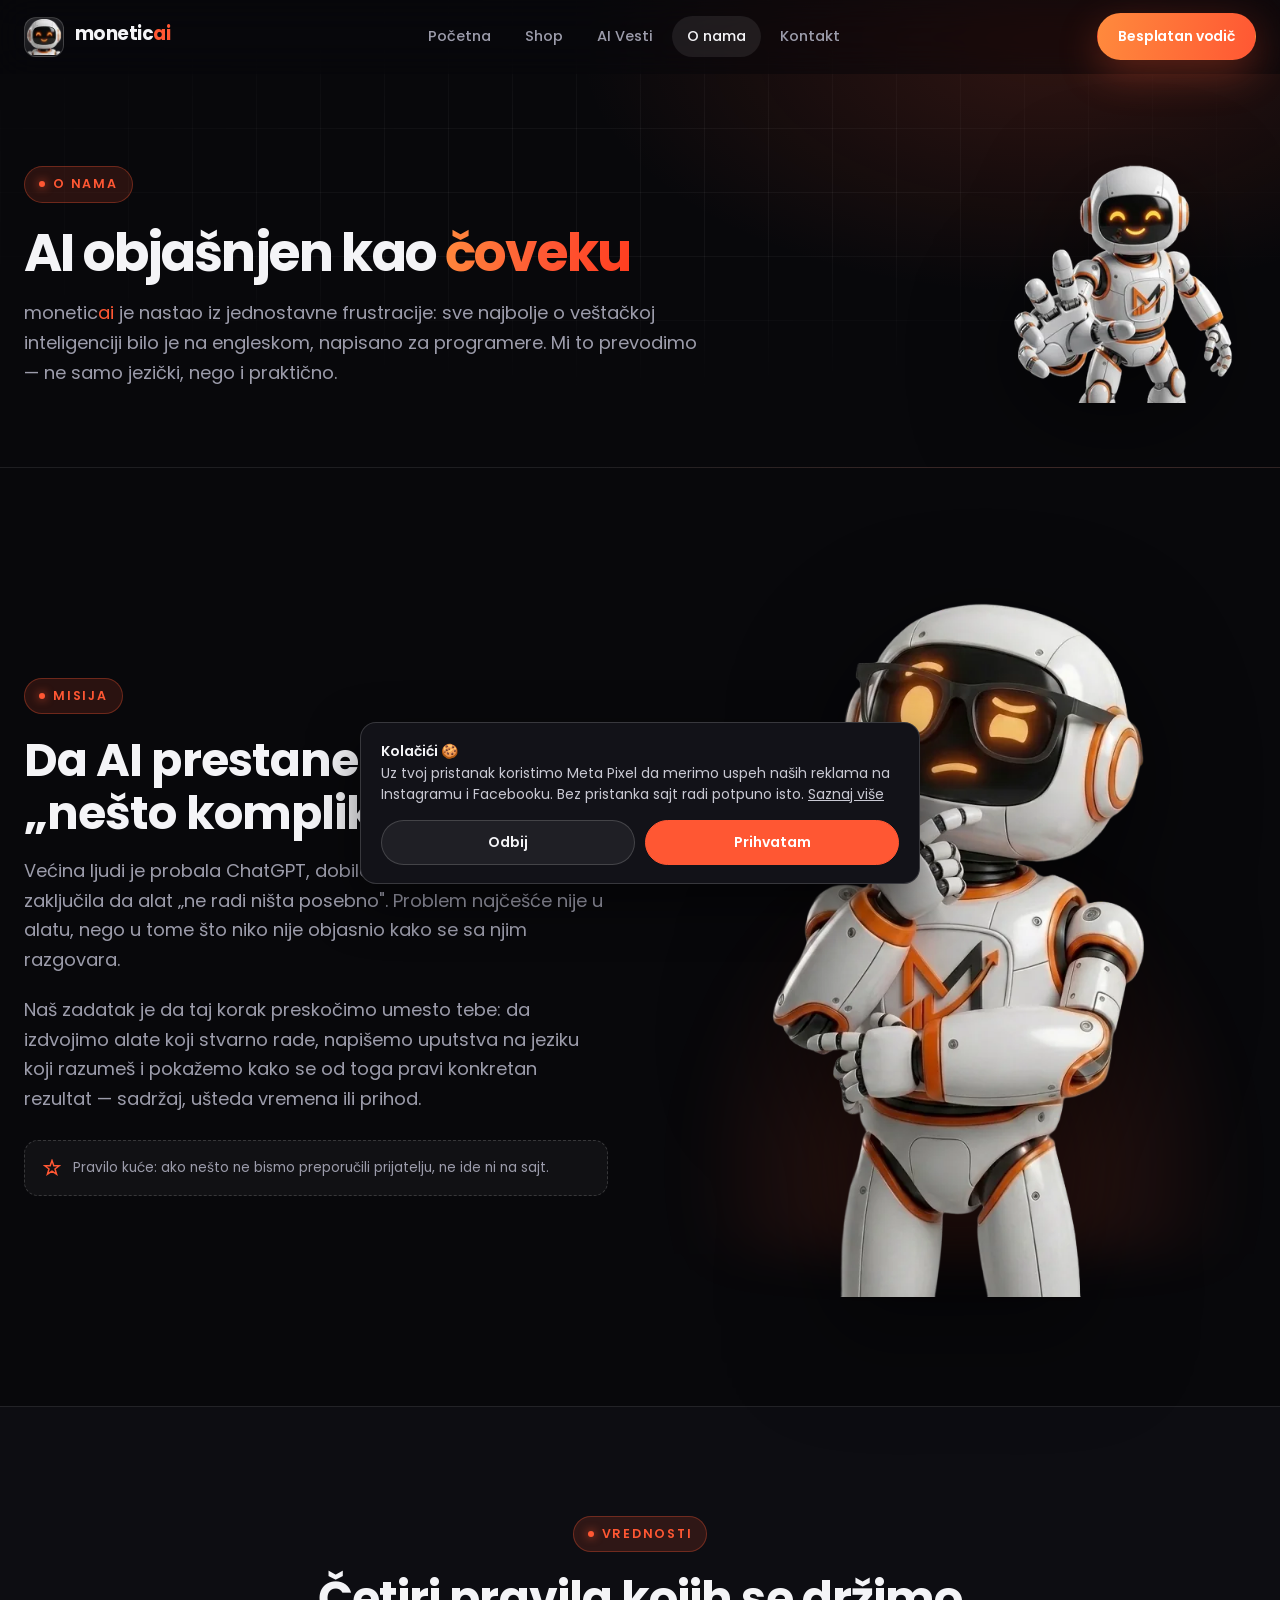
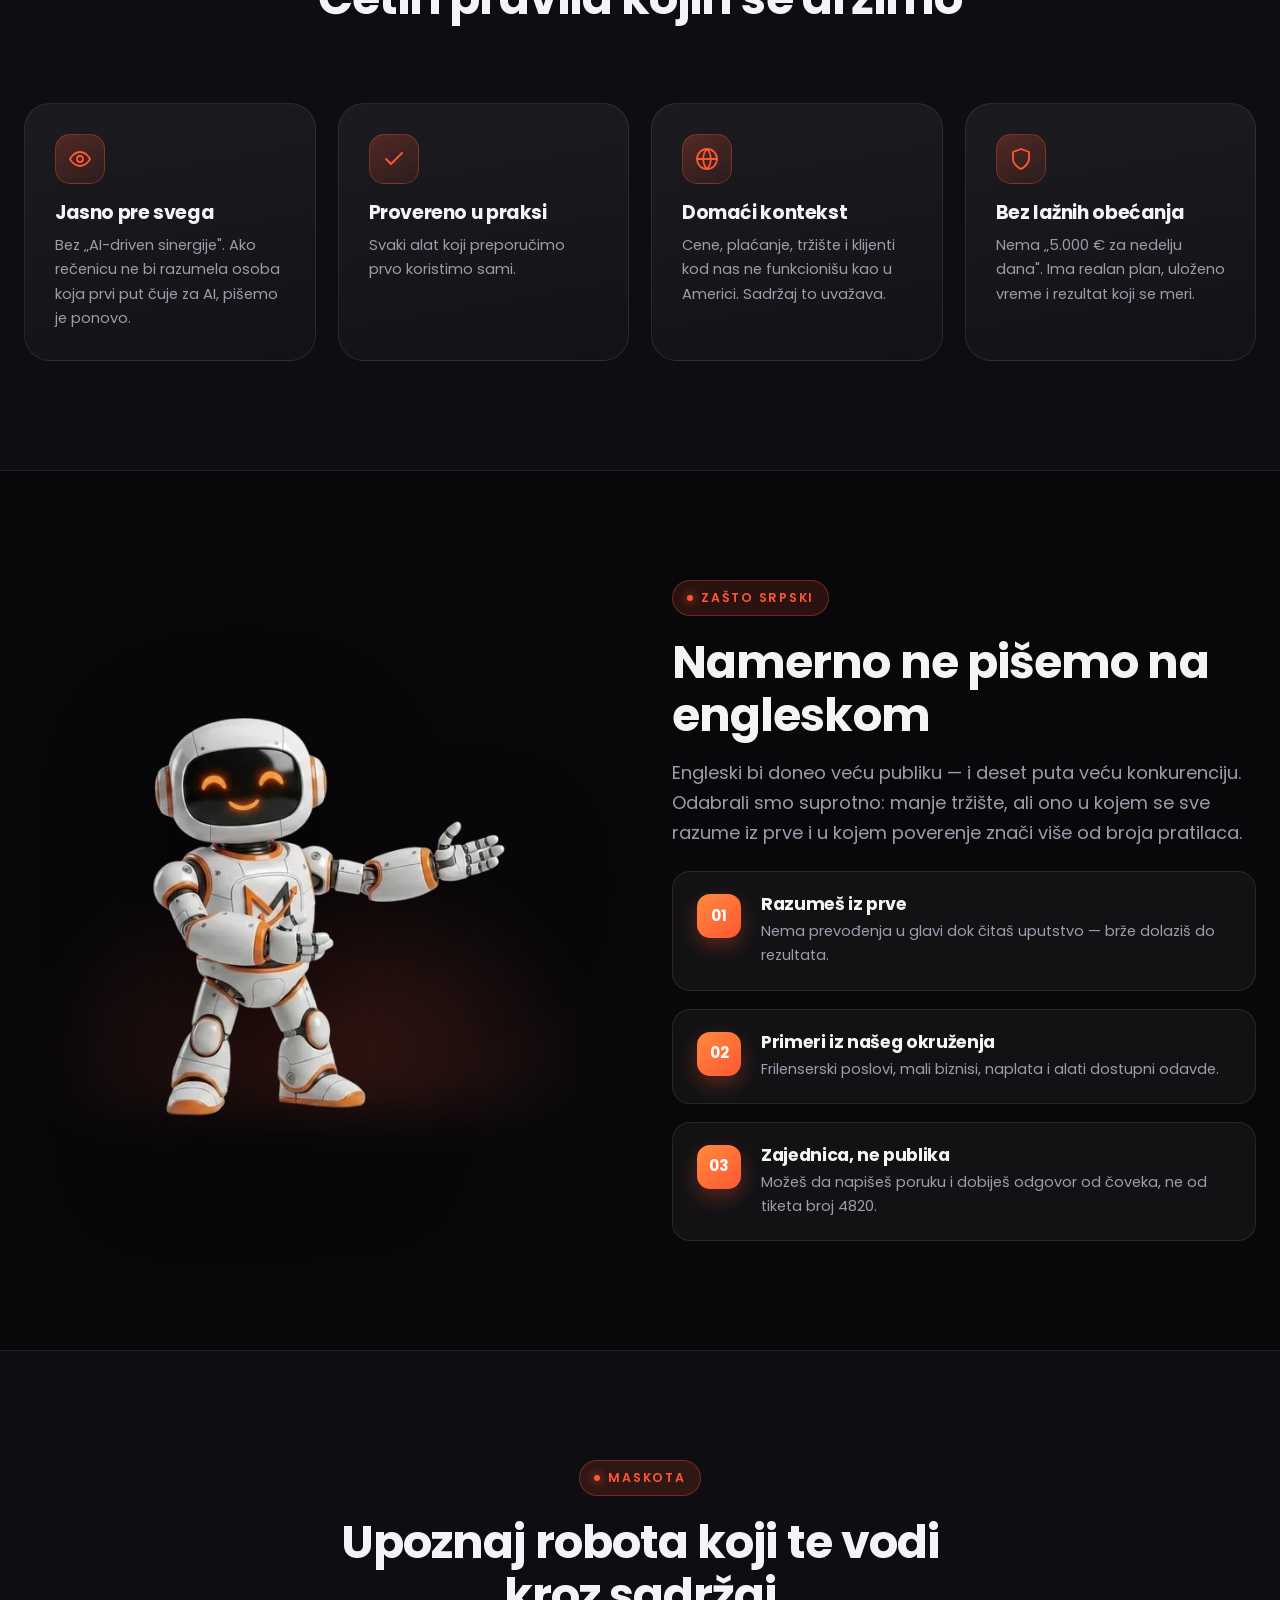
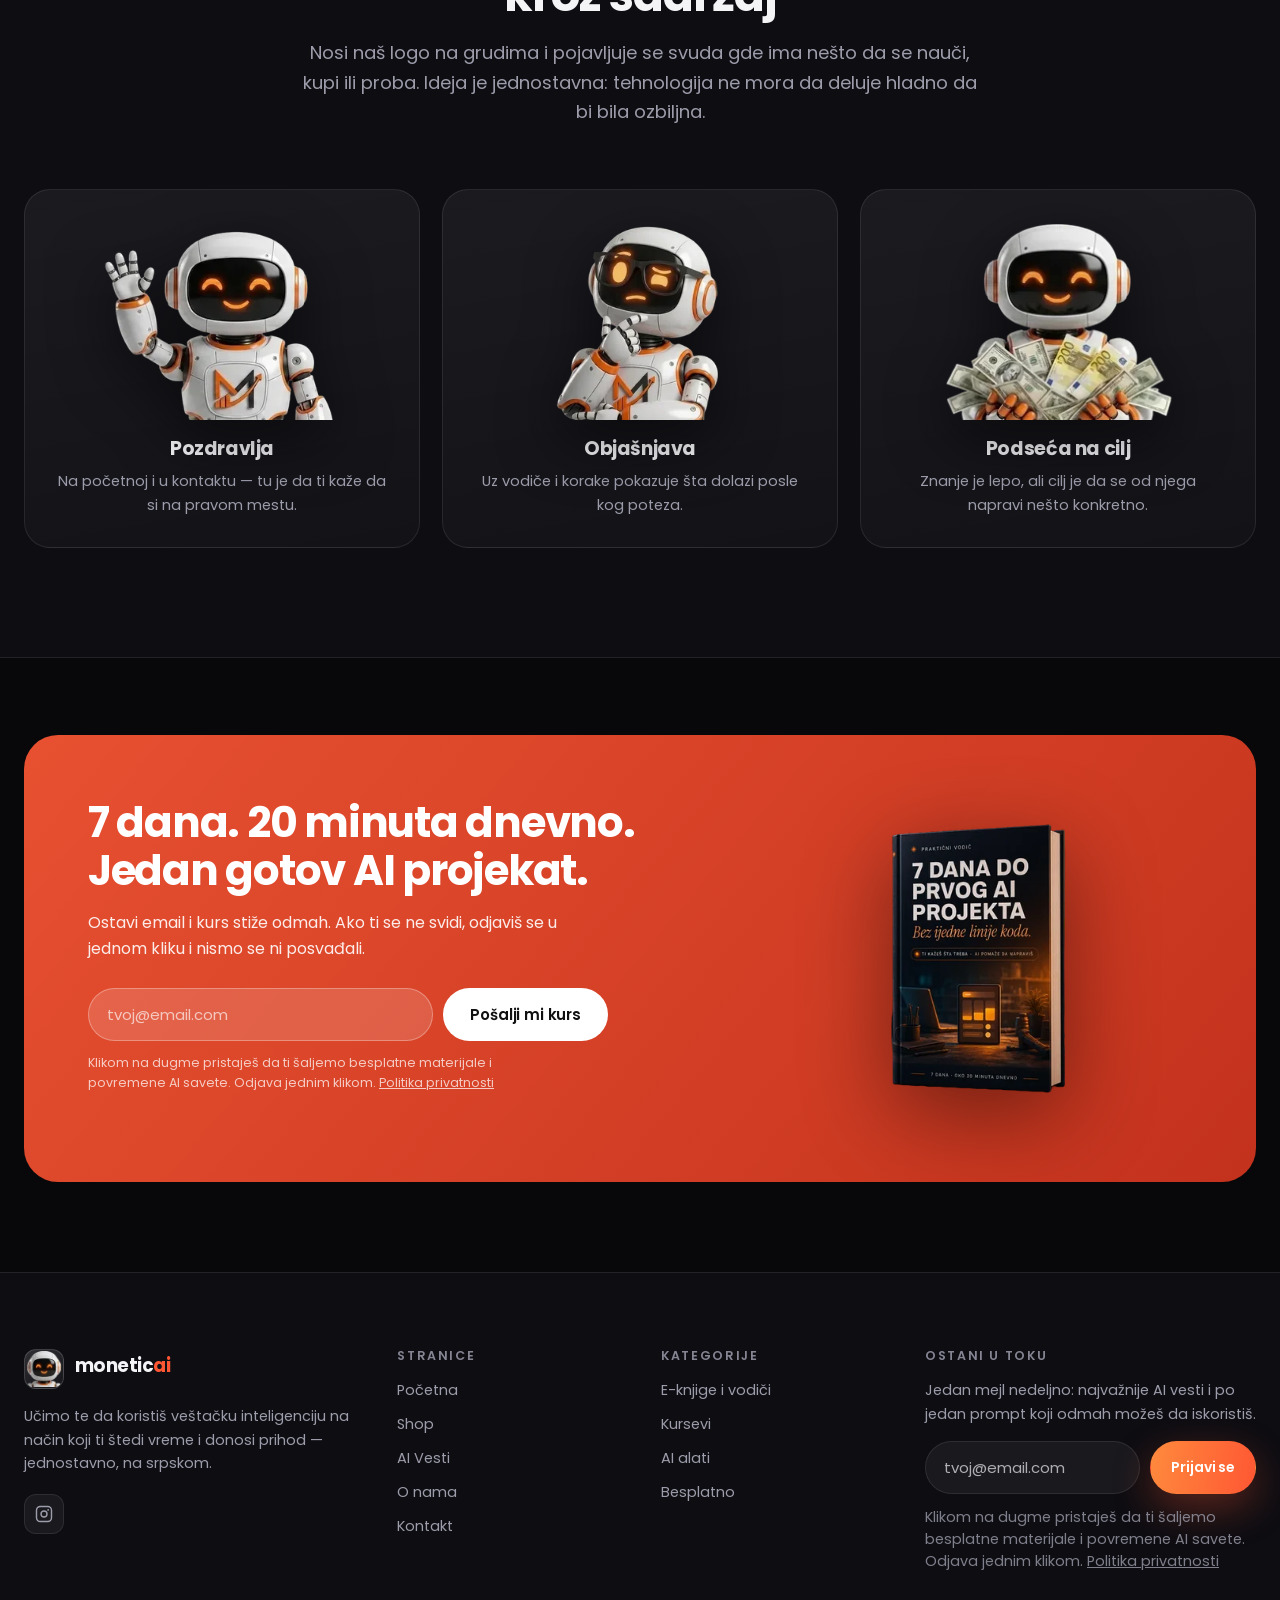
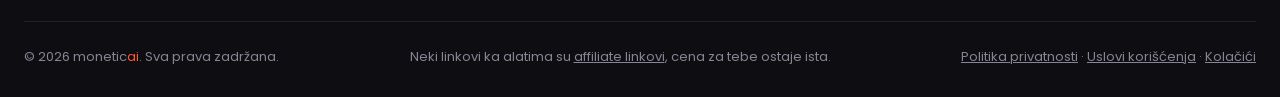
<file: o-nama.html>
<!DOCTYPE html>
<html lang="sr">
<head>
<meta charset="UTF-8">
<meta name="viewport" content="width=device-width, initial-scale=1">
<title>O nama: AI edukacija na srpskom jeziku | moneticai</title>
<meta name="description" content="Ko stoji iza moneticai, zašto pišemo o veštačkoj inteligenciji na srpskom i kako biramo AI alate i teme. Naša misija, vrednosti i maskota.">
<link rel="canonical" href="https://moneticai.rs/o-nama">
<meta name="robots" content="index, follow, max-image-preview:large, max-snippet:-1">
<meta name="author" content="moneticai">
<meta property="og:site_name" content="moneticai">
<meta property="og:locale" content="sr_RS">
<meta property="og:type" content="website">
<meta property="og:url" content="https://moneticai.rs/o-nama">
<meta property="og:title" content="O nama: AI edukacija na srpskom jeziku">
<meta property="og:description" content="Ko stoji iza moneticai, zašto pišemo o veštačkoj inteligenciji na srpskom i kako biramo AI alate i teme. Naša misija, vrednosti i maskota.">
<meta property="og:image" content="https://moneticai.rs/assets/img/og-o-nama.jpg?v=2">
<meta property="og:image:width" content="1200">
<meta property="og:image:height" content="630">
<meta property="og:image:alt" content="O nama: AI edukacija na srpskom jeziku">
<meta name="twitter:card" content="summary_large_image">
<meta name="twitter:title" content="O nama: AI edukacija na srpskom jeziku">
<meta name="twitter:description" content="Ko stoji iza moneticai, zašto pišemo o veštačkoj inteligenciji na srpskom i kako biramo AI alate i teme. Naša misija, vrednosti i maskota.">
<meta name="twitter:image" content="https://moneticai.rs/assets/img/og-o-nama.jpg?v=2">
<link rel="apple-touch-icon" href="assets/img/apple-touch-icon.png">
<link rel="preload" href="assets/fonts/poppins-latin-400-normal.woff2" as="font" type="font/woff2" crossorigin>
<link rel="preload" href="assets/fonts/poppins-latin-700-normal.woff2" as="font" type="font/woff2" crossorigin>
<script type="application/ld+json">
{
 "@context": "https://schema.org",
 "@graph": [
  {
   "@type": "AboutPage",
   "@id": "https://moneticai.rs/o-nama#webpage",
   "url": "https://moneticai.rs/o-nama",
   "name": "O nama: AI edukacija na srpskom jeziku | moneticai",
   "description": "Ko stoji iza moneticai, zašto pišemo o veštačkoj inteligenciji na srpskom i kako biramo AI alate i teme. Naša misija, vrednosti i maskota.",
   "inLanguage": "sr",
   "isPartOf": {
    "@id": "https://moneticai.rs/#website"
   },
   "primaryImageOfPage": "https://moneticai.rs/assets/img/og-o-nama.jpg?v=2"
  },
  {
   "@type": "BreadcrumbList",
   "itemListElement": [
    {
     "@type": "ListItem",
     "position": 1,
     "name": "Početna",
     "item": "https://moneticai.rs/"
    },
    {
     "@type": "ListItem",
     "position": 2,
     "name": "O nama",
     "item": "https://moneticai.rs/o-nama"
    }
   ]
  }
 ]
}
</script>
<meta name="theme-color" content="#08080B">
<link rel="icon" href="/favicon.ico" sizes="48x48">
<link rel="icon" href="/assets/img/favicon-96x96.png" type="image/png" sizes="96x96">
<link rel="icon" href="/assets/img/favicon-192x192.png" type="image/png" sizes="192x192">
<script>document.documentElement.classList.add('js')</script>
<link rel="stylesheet" href="assets/css/style.css?v=20261006">
</head>
<body>

<header class="nav">
  <div class="nav__inner">
    <a href="/" class="brand" aria-label="moneticai početna">
      <span class="brand__mark"><img width="36" height="36" src="assets/img/robot-head.webp" srcset="assets/img/robot-head-80w.webp 80w, assets/img/robot-head.webp 256w" sizes="36px" alt="moneticai maskota"></span>
      <span><span class="brand__text">monetic<span>ai</span></span><span class="brand__sub"></span></span>
    </a>
    <nav class="nav__links" aria-label="Glavna navigacija">
      <a href="/">Početna</a>
      <a href="/shop">Shop</a>
      <a href="/vesti">AI Vesti</a>
      <a href="/o-nama">O nama</a>
      <a href="/kontakt">Kontakt</a>
    </nav>
    <div class="nav__cta">
      <a href="/shop#besplatno" class="btn btn--primary btn--sm">Besplatan vodič</a>
      <button class="nav__burger" aria-label="Otvori meni" aria-expanded="false"><span></span><span></span><span></span></button>
    </div>
  </div>
</header>

<div class="mobile-menu">
  <a href="/">Početna</a>
  <a href="/shop">Shop</a>
  <a href="/vesti">AI Vesti</a>
  <a href="/o-nama">O nama</a>
  <a href="/kontakt">Kontakt</a>
  <a href="/shop#besplatno" class="btn btn--primary">Preuzmi besplatan vodič</a>
</div>

<main>

<!-- ============ PAGE HEAD ============ -->
<section class="page-head grid-bg">
  <div class="container page-head__inner">
    <div class="page-head__text">
      <span class="eyebrow">O nama</span>
      <h1>AI objašnjen kao <span class="grad">čoveku</span></h1>
      <p class="lead">
        monetic<span class="ai-o">ai</span> je nastao iz jednostavne frustracije: sve najbolje o veštačkoj inteligenciji
        bilo je na engleskom, napisano za programere. Mi to prevodimo — ne samo jezički,
        nego i praktično.
      </p>
    </div>
    <div class="page-head__visual">
      <img fetchpriority="high" width="1042" height="1008" src="assets/img/robot-hero1.webp" srcset="assets/img/robot-hero1-80w.webp 80w, assets/img/robot-hero1-160w.webp 160w, assets/img/robot-hero1-240w.webp 240w, assets/img/robot-hero1-320w.webp 320w, assets/img/robot-hero1-480w.webp 480w, assets/img/robot-hero1-640w.webp 640w, assets/img/robot-hero1.webp 1042w" sizes="(max-width: 600px) 161px, (max-width: 960px) 180px, 260px" alt="moneticai robot maskota">
    </div>
  </div>
</section>

<!-- ============ MISIJA ============ -->
<section class="section">
  <div class="container split">
    <div class="reveal">
      <span class="eyebrow">Misija</span>
      <h2 class="section-title">Da AI prestane da bude „nešto komplikovano"</h2>
      <p class="lead" style="margin-bottom:20px;">
        Većina ljudi je probala ChatGPT, dobila osrednji odgovor i zaključila da alat
        „ne radi ništa posebno". Problem najčešće nije u alatu, nego u tome što niko
        nije objasnio kako se sa njim razgovara.
      </p>
      <p class="lead" style="margin-bottom:20px;">
        Naš zadatak je da taj korak preskočimo umesto tebe: da izdvojimo alate koji
        stvarno rade, napišemo uputstva na jeziku koji razumeš i pokažemo kako se od
        toga pravi konkretan rezultat — sadržaj, ušteda vremena ili prihod.
      </p>
      <div class="note" style="margin-top:26px;">
        <svg viewBox="0 0 24 24" fill="none" stroke="currentColor" stroke-width="2" stroke-linecap="round"><path d="m12 2 2.4 6.9L21.6 9l-5.6 4.3 2.1 7L12 16.1 5.9 20.3l2.1-7L2.4 9l7.2-.1L12 2z"/></svg>
        <span>Pravilo kuće: ako nešto ne bismo preporučili prijatelju, ne ide ni na sajt.</span>
      </div>
    </div>
    <div class="split__visual reveal">
      <img width="532" height="913" src="assets/img/razmislja.webp" srcset="assets/img/razmislja-80w.webp 80w, assets/img/razmislja-160w.webp 160w, assets/img/razmislja-240w.webp 240w, assets/img/razmislja-320w.webp 320w, assets/img/razmislja.webp 532w" sizes="(max-width: 600px) 222px, (max-width: 960px) 300px, 420px" alt="moneticai maskota" loading="lazy">
    </div>
  </div>
</section>

<!-- ============ VREDNOSTI ============ -->
<section class="section" style="background:var(--bg-2); border-block:1px solid var(--line);">
  <div class="container">
    <div class="head-center reveal">
      <span class="eyebrow">Vrednosti</span>
      <h2 class="section-title section-title--center">Četiri pravila kojih se držimo</h2>
    </div>

    <div class="grid grid--4">
      <article class="card reveal">
        <div class="card__icon"><svg viewBox="0 0 24 24" fill="none" stroke="currentColor" stroke-width="1.8" stroke-linecap="round" stroke-linejoin="round"><path d="M2 12s3.5-7 10-7 10 7 10 7-3.5 7-10 7-10-7-10-7z"/><circle cx="12" cy="12" r="3"/></svg></div>
        <h3>Jasno pre svega</h3>
        <p>Bez „AI-driven sinergije". Ako rečenicu ne bi razumela osoba koja prvi put čuje za AI, pišemo je ponovo.</p>
      </article>
      <article class="card reveal" data-delay="80">
        <div class="card__icon"><svg viewBox="0 0 24 24" fill="none" stroke="currentColor" stroke-width="1.8" stroke-linecap="round" stroke-linejoin="round"><path d="M20 6 9 17l-5-5"/></svg></div>
        <h3>Provereno u praksi</h3>
        <p>Svaki alat koji preporučimo prvo koristimo sami.</p>
      </article>
      <article class="card reveal" data-delay="160">
        <div class="card__icon"><svg viewBox="0 0 24 24" fill="none" stroke="currentColor" stroke-width="1.8" stroke-linecap="round" stroke-linejoin="round"><circle cx="12" cy="12" r="10"/><path d="M2 12h20M12 2a15 15 0 0 1 0 20 15 15 0 0 1 0-20z"/></svg></div>
        <h3>Domaći kontekst</h3>
        <p>Cene, plaćanje, tržište i klijenti kod nas ne funkcionišu kao u Americi. Sadržaj to uvažava.</p>
      </article>
      <article class="card reveal" data-delay="240">
        <div class="card__icon"><svg viewBox="0 0 24 24" fill="none" stroke="currentColor" stroke-width="1.8" stroke-linecap="round" stroke-linejoin="round"><path d="M12 22s8-4 8-10V5l-8-3-8 3v7c0 6 8 10 8 10z"/></svg></div>
        <h3>Bez lažnih obećanja</h3>
        <p>Nema „5.000 € za nedelju dana". Ima realan plan, uloženo vreme i rezultat koji se meri.</p>
      </article>
    </div>
  </div>
</section>

<!-- ============ ZAŠTO SRPSKI ============ -->
<section class="section">
  <div class="container split">
    <div class="split__visual reveal">
      <img width="706" height="768" src="assets/img/robot-present1.webp" srcset="assets/img/robot-present1-80w.webp 80w, assets/img/robot-present1-160w.webp 160w, assets/img/robot-present1-240w.webp 240w, assets/img/robot-present1-320w.webp 320w, assets/img/robot-present1-480w.webp 480w, assets/img/robot-present1.webp 706w" sizes="(max-width: 600px) 222px, (max-width: 960px) 300px, 420px" alt="Robot objašnjava" loading="lazy">
    </div>
    <div class="reveal">
      <span class="eyebrow">Zašto srpski</span>
      <h2 class="section-title">Namerno ne pišemo na engleskom</h2>
      <p class="lead" style="margin-bottom:24px;">
        Engleski bi doneo veću publiku — i deset puta veću konkurenciju. Odabrali smo suprotno:
        manje tržište, ali ono u kojem se sve razume iz prve i u kojem poverenje znači više
        od broja pratilaca.
      </p>
      <div class="steps">
        <div class="step"><div class="step__num">01</div><div><h3>Razumeš iz prve</h3><p>Nema prevođenja u glavi dok čitaš uputstvo — brže dolaziš do rezultata.</p></div></div>
        <div class="step"><div class="step__num">02</div><div><h3>Primeri iz našeg okruženja</h3><p>Frilenserski poslovi, mali biznisi, naplata i alati dostupni odavde.</p></div></div>
        <div class="step"><div class="step__num">03</div><div><h3>Zajednica, ne publika</h3><p>Možeš da napišeš poruku i dobiješ odgovor od čoveka, ne od tiketa broj 4820.</p></div></div>
      </div>
    </div>
  </div>
</section>

<!-- ============ MASKOTA ============ -->
<section class="section" style="background:var(--bg-2); border-block:1px solid var(--line);">
  <div class="container">
    <div class="head-center reveal">
      <span class="eyebrow">Maskota</span>
      <h2 class="section-title section-title--center">Upoznaj robota koji te vodi kroz sadržaj</h2>
      <p class="lead lead--center">
        Nosi naš logo na grudima i pojavljuje se svuda gde ima nešto da se nauči, kupi ili proba.
        Ideja je jednostavna: tehnologija ne mora da deluje hladno da bi bila ozbiljna.
      </p>
    </div>

    <div class="grid grid--3">
      <article class="card reveal" style="text-align:center;">
        <img width="514" height="407" src="assets/img/masep.webp" srcset="assets/img/masep-80w.webp 80w, assets/img/masep-160w.webp 160w, assets/img/masep-240w.webp 240w, assets/img/masep-320w.webp 320w, assets/img/masep.webp 514w" sizes="253px" alt="Robot maše" style="height:200px; width:auto; margin:0 auto 18px; filter:drop-shadow(0 18px 30px rgba(0,0,0,.5));" loading="lazy">
        <h3>Pozdravlja</h3>
        <p>Na početnoj i u kontaktu — tu je da ti kaže da si na pravom mestu.</p>
      </article>
      <article class="card reveal" data-delay="80" style="text-align:center;">
        <img width="532" height="586" src="assets/img/razmislja1.webp" srcset="assets/img/razmislja1-80w.webp 80w, assets/img/razmislja1-160w.webp 160w, assets/img/razmislja1-240w.webp 240w, assets/img/razmislja1-320w.webp 320w, assets/img/razmislja1.webp 532w" sizes="182px" alt="Robot pokazuje" style="height:200px; width:auto; margin:0 auto 18px; filter:drop-shadow(0 18px 30px rgba(0,0,0,.5));" loading="lazy">
        <h3>Objašnjava</h3>
        <p>Uz vodiče i korake pokazuje šta dolazi posle kog poteza.</p>
      </article>
      <article class="card reveal" data-delay="160" style="text-align:center;">
        <img width="471" height="399" src="assets/img/pare-pozadina-bez.webp" srcset="assets/img/pare-pozadina-bez-80w.webp 80w, assets/img/pare-pozadina-bez-160w.webp 160w, assets/img/pare-pozadina-bez-240w.webp 240w, assets/img/pare-pozadina-bez-320w.webp 320w, assets/img/pare-pozadina-bez.webp 471w" sizes="236px" alt="Robot sa novcem" style="height:200px; width:auto; margin:0 auto 18px; filter:drop-shadow(0 18px 30px rgba(0,0,0,.5));" loading="lazy">
        <h3>Podseća na cilj</h3>
        <p>Znanje je lepo, ali cilj je da se od njega napravi nešto konkretno.</p>
      </article>
    </div>
  </div>
</section>

<!-- ============ IZA BRENDA
<section class="section">
  <div class="container">
    <div class="news-lead reveal" style="background:linear-gradient(140deg, rgba(255,255,255,.06), rgba(255,255,255,.02)); border-color:var(--line);">
      <div>
        <span class="eyebrow">Iza brenda</span>
        <h2>Jedan čovek, jedan laptop i previše otvorenih tabova</h2>
        <p>
          moneticai vodi kreator iz Srbije koji je AI alate prvo koristio za sopstveni posao,
          pa tek onda počeo da o njima piše. Sve što objavljujemo prošlo je kroz isti filter:
          da li je meni ovo uštedelo vreme ili donelo novac?
        </p>
        <p style="margin-bottom:24px;">
          Ako imaš pitanje, predlog za temu ili ideju za saradnju — piši. Odgovaramo lično,
          obično u roku od 24 sata.
        </p>
        <a href="/kontakt" class="btn btn--primary">Javi se
          <svg viewBox="0 0 24 24" fill="none" stroke="currentColor" stroke-width="2.2" stroke-linecap="round" stroke-linejoin="round"><path d="M5 12h14M13 6l6 6-6 6"/></svg>
        </a>
      </div>
      <div class="split__visual" style="margin:0;">
        <img width="440" height="720" src="assets/img/robot-stand.webp" alt="moneticai maskota" style="width:min(100%,260px);" loading="lazy">
      </div>
    </div>
  </div>
</section>
-->
<!-- ============ CTA ============ -->
<section class="section--tight" style="padding-bottom:clamp(60px,7vw,100px);">
  <div class="container">
    <div class="cta-band reveal">
      <div>
        <h2>7 dana. 20 minuta dnevno. Jedan gotov AI projekat.</h2>
        <p>Ostavi email i kurs stiže odmah. Ako ti se ne svidi, odjaviš se u jednom kliku i nismo se ni posvađali.</p>
        <form class="newsletter"
      action="https://assets.mailerlite.com/jsonp/2517581/forms/199037071407449505/subscribe"
      method="post"
      data-mailerlite>
            <input type="email" name="fields[email]" placeholder="tvoj@email.com" aria-label="Email adresa" required>
            <input type="hidden" name="ml-submit" value="1">
            <input type="hidden" name="anticsrf" value="true">
            <button type="submit" class="btn btn--light">Pošalji mi kurs</button>
        
          <p class="consent-note" style="flex-basis:100%; margin:2px 0 0; opacity:.8;">Klikom na dugme pristaješ da ti šaljemo besplatne materijale i povremene AI savete. Odjava jednim klikom. <a href="/politika-privatnosti">Politika privatnosti</a></p>
        </form>
        <p data-newsletter-msg style="opacity:0; transition:opacity .3s; margin-top:12px; font-size:14px;"></p>
      </div>
      <div class="cta-band__visual">
        <img width="348" height="508" src="assets/img/7dana-do-provg-ai-projekta-knjiga.webp?v=2" srcset="assets/img/7dana-do-provg-ai-projekta-knjiga-80w.webp?v=2 80w, assets/img/7dana-do-provg-ai-projekta-knjiga-160w.webp?v=2 160w, assets/img/7dana-do-provg-ai-projekta-knjiga-240w.webp?v=2 240w, assets/img/7dana-do-provg-ai-projekta-knjiga.webp?v=2 348w" sizes="190px" alt="7 dana do prvog AI projekta, besplatan AI kurs" style="width:min(100%,190px); filter:drop-shadow(0 24px 44px rgba(0,0,0,.45));" loading="lazy">
      </div>
    </div>
  </div>
</section>

</main>

<footer class="footer">
  <div class="container">
    <div class="footer__grid">
      <div>
        <a href="/" class="brand" style="margin-bottom:16px;">
          <span class="brand__mark"><img width="36" height="36" src="assets/img/robot-head.webp" srcset="assets/img/robot-head-80w.webp 80w, assets/img/robot-head.webp 256w" sizes="36px" alt=""></span>
          <span><span class="brand__text">monetic<span>ai</span></span><span class="brand__sub"></span></span>
        </a>
        <p>Učimo te da koristiš veštačku inteligenciju na način koji ti štedi vreme i donosi prihod — jednostavno, na srpskom.</p>
        <div class="socials">
          <a href="https://www.instagram.com/moneticai/" aria-label="Instagram"><svg viewBox="0 0 24 24" fill="none" stroke="currentColor" stroke-width="1.9"><rect x="2" y="2" width="20" height="20" rx="5"/><circle cx="12" cy="12" r="4"/><circle cx="17.5" cy="6.5" r="1.2" fill="currentColor" stroke="none"/></svg></a>
          <!--<a href="#" aria-label="YouTube"><svg viewBox="0 0 24 24" fill="none" stroke="currentColor" stroke-width="1.9"><path d="M22 12s0-3.5-.5-5c-.3-1-1-1.8-2-2C17.7 4.5 12 4.5 12 4.5s-5.7 0-7.5.5c-1 .2-1.7 1-2 2C2 8.5 2 12 2 12s0 3.5.5 5c.3 1 1 1.8 2 2 1.8.5 7.5.5 7.5.5s5.7 0 7.5-.5c1-.2 1.7-1 2-2 .5-1.5.5-5 .5-5z"/><path d="m10 15 5-3-5-3z" fill="currentColor" stroke="none"/></svg></a> -->
          <!--<a href="#" aria-label="TikTok"><svg viewBox="0 0 24 24" fill="none" stroke="currentColor" stroke-width="1.9" stroke-linecap="round" stroke-linejoin="round"><path d="M16 3c.5 2.5 2 4 4.5 4.3v3.2c-1.7 0-3.3-.5-4.5-1.4v6.3a6.2 6.2 0 1 1-5.3-6.1v3.3a3 3 0 1 0 2.1 2.8V3z"/></svg></a> -->
        </div>
      </div>
      <div>
        <h2 class="footer__title">Stranice</h2>
        <div class="footer__links">
          <a href="/">Početna</a><a href="/shop">Shop</a><a href="/vesti">AI Vesti</a><a href="/o-nama">O nama</a><a href="/kontakt">Kontakt</a>
        </div>
      </div>
      <div>
        <h2 class="footer__title">Kategorije</h2>
        <div class="footer__links">
          <a href="/shop#e-knjige">E-knjige i vodiči</a><a href="/shop#kursevi">Kursevi</a><a href="/shop#alati">AI alati</a><a href="/shop#besplatno">Besplatno</a>
        </div>
      </div>
      <div>
        <h2 class="footer__title">Ostani u toku</h2>
        <p style="margin-bottom:14px;">Jedan mejl nedeljno: najvažnije AI vesti i po jedan prompt koji odmah možeš da iskoristiš.</p>
        <form class="newsletter" data-newsletter style="max-width:100%;">
          <input type="email" placeholder="tvoj@email.com" aria-label="Email adresa" required style="background:rgba(255,255,255,.05); border-color:var(--line); color:var(--text);">
          <button type="submit" class="btn btn--primary btn--sm">Prijavi se</button>
        
          <p class="consent-note" style="flex-basis:100%; margin:2px 0 0; opacity:.8;">Klikom na dugme pristaješ da ti šaljemo besplatne materijale i povremene AI savete. Odjava jednim klikom. <a href="/politika-privatnosti">Politika privatnosti</a></p>
        </form>
        <p data-newsletter-msg style="opacity:0; transition:opacity .3s; margin-top:10px; font-size:13px;"></p>
      </div>
    </div>
    <div class="footer__bottom">
      <span>© <span data-year>2026</span> monetic<span class="ai-o">ai</span>. Sva prava zadržana.</span>
      <span>Neki linkovi ka alatima su <a href="/uslovi-koriscenja#affiliate" style="color:inherit;text-decoration:underline;">affiliate linkovi</a>, cena za tebe ostaje ista.</span>
      <span class="footer__legal"><a href="/politika-privatnosti">Politika privatnosti</a> · <a href="/uslovi-koriscenja">Uslovi korišćenja</a> · <a href="/politika-privatnosti#kolacici" data-cookie-settings>Kolačići</a></span>
    </div>
  </div>
</footer>

<script src="assets/js/pixel.js?v=20261011"></script>
<script src="assets/js/main.js?v=20261012"></script>
</body>
</html>
</file>
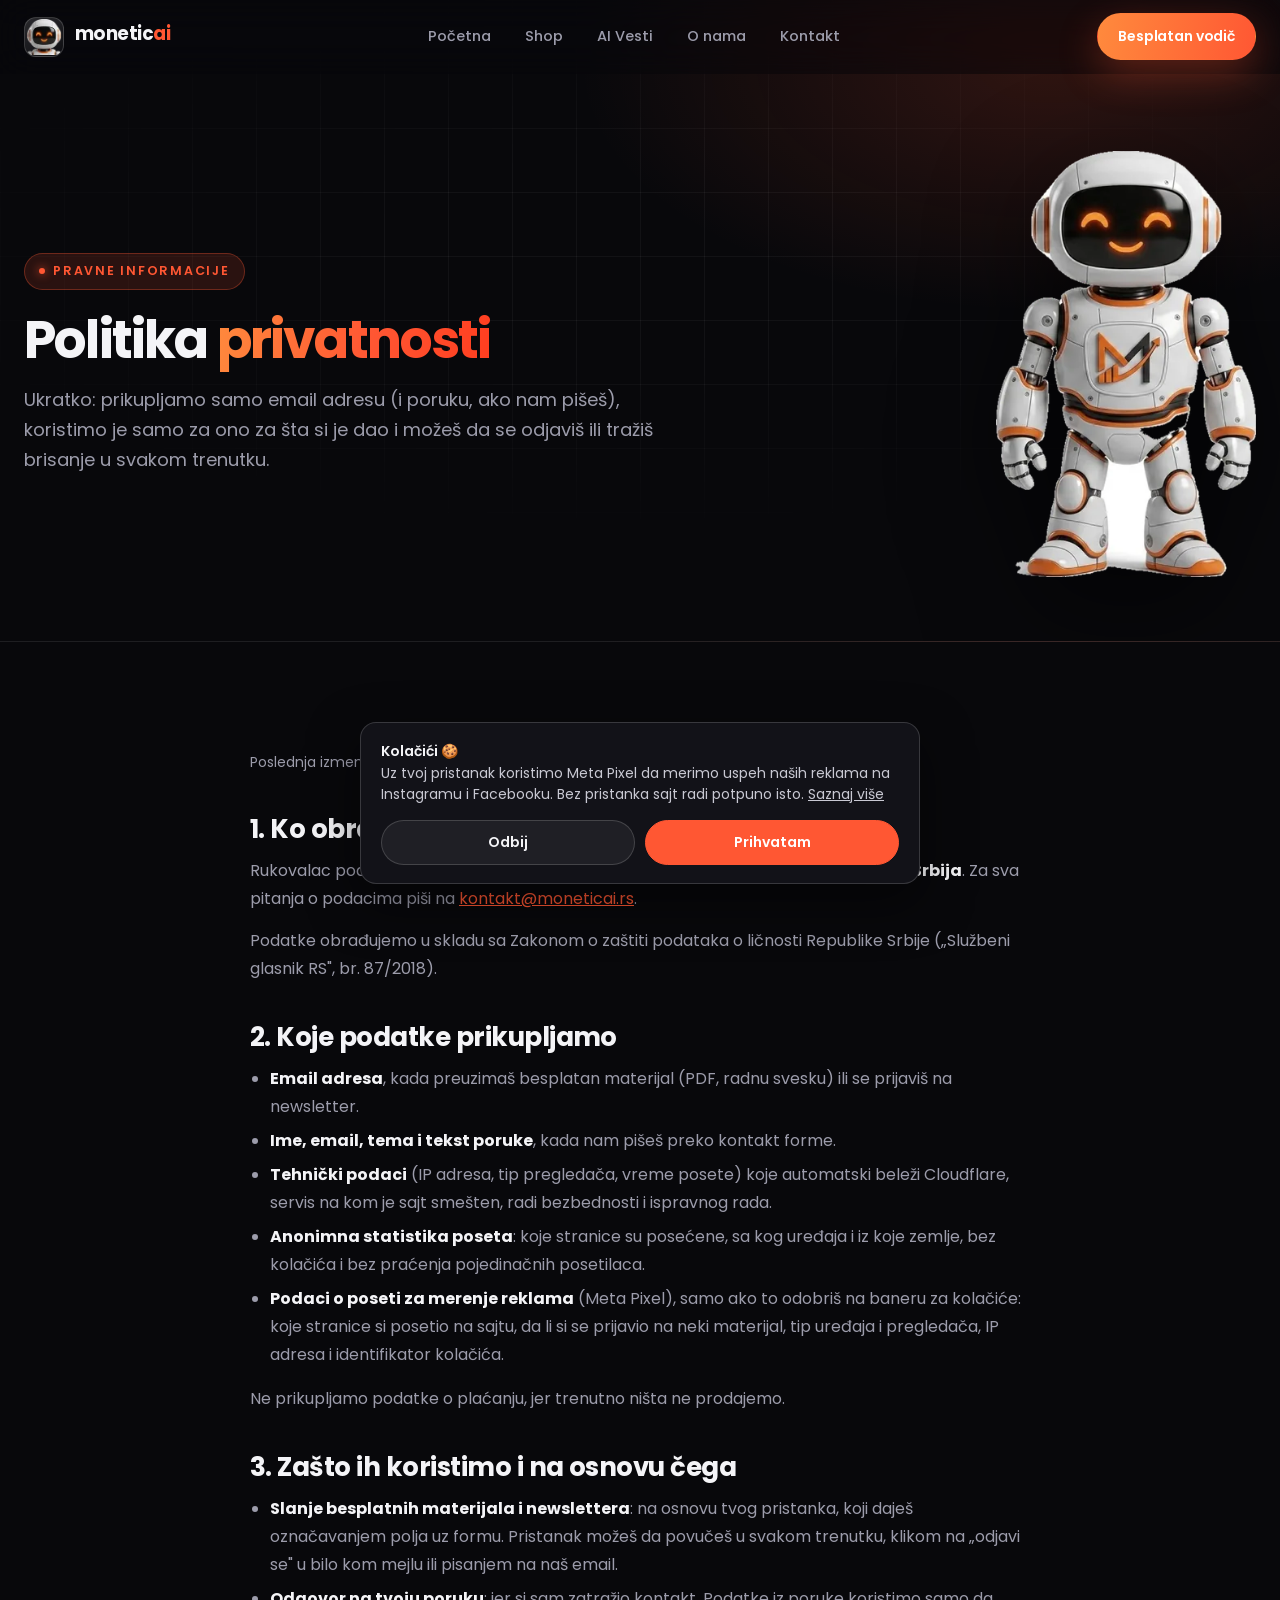
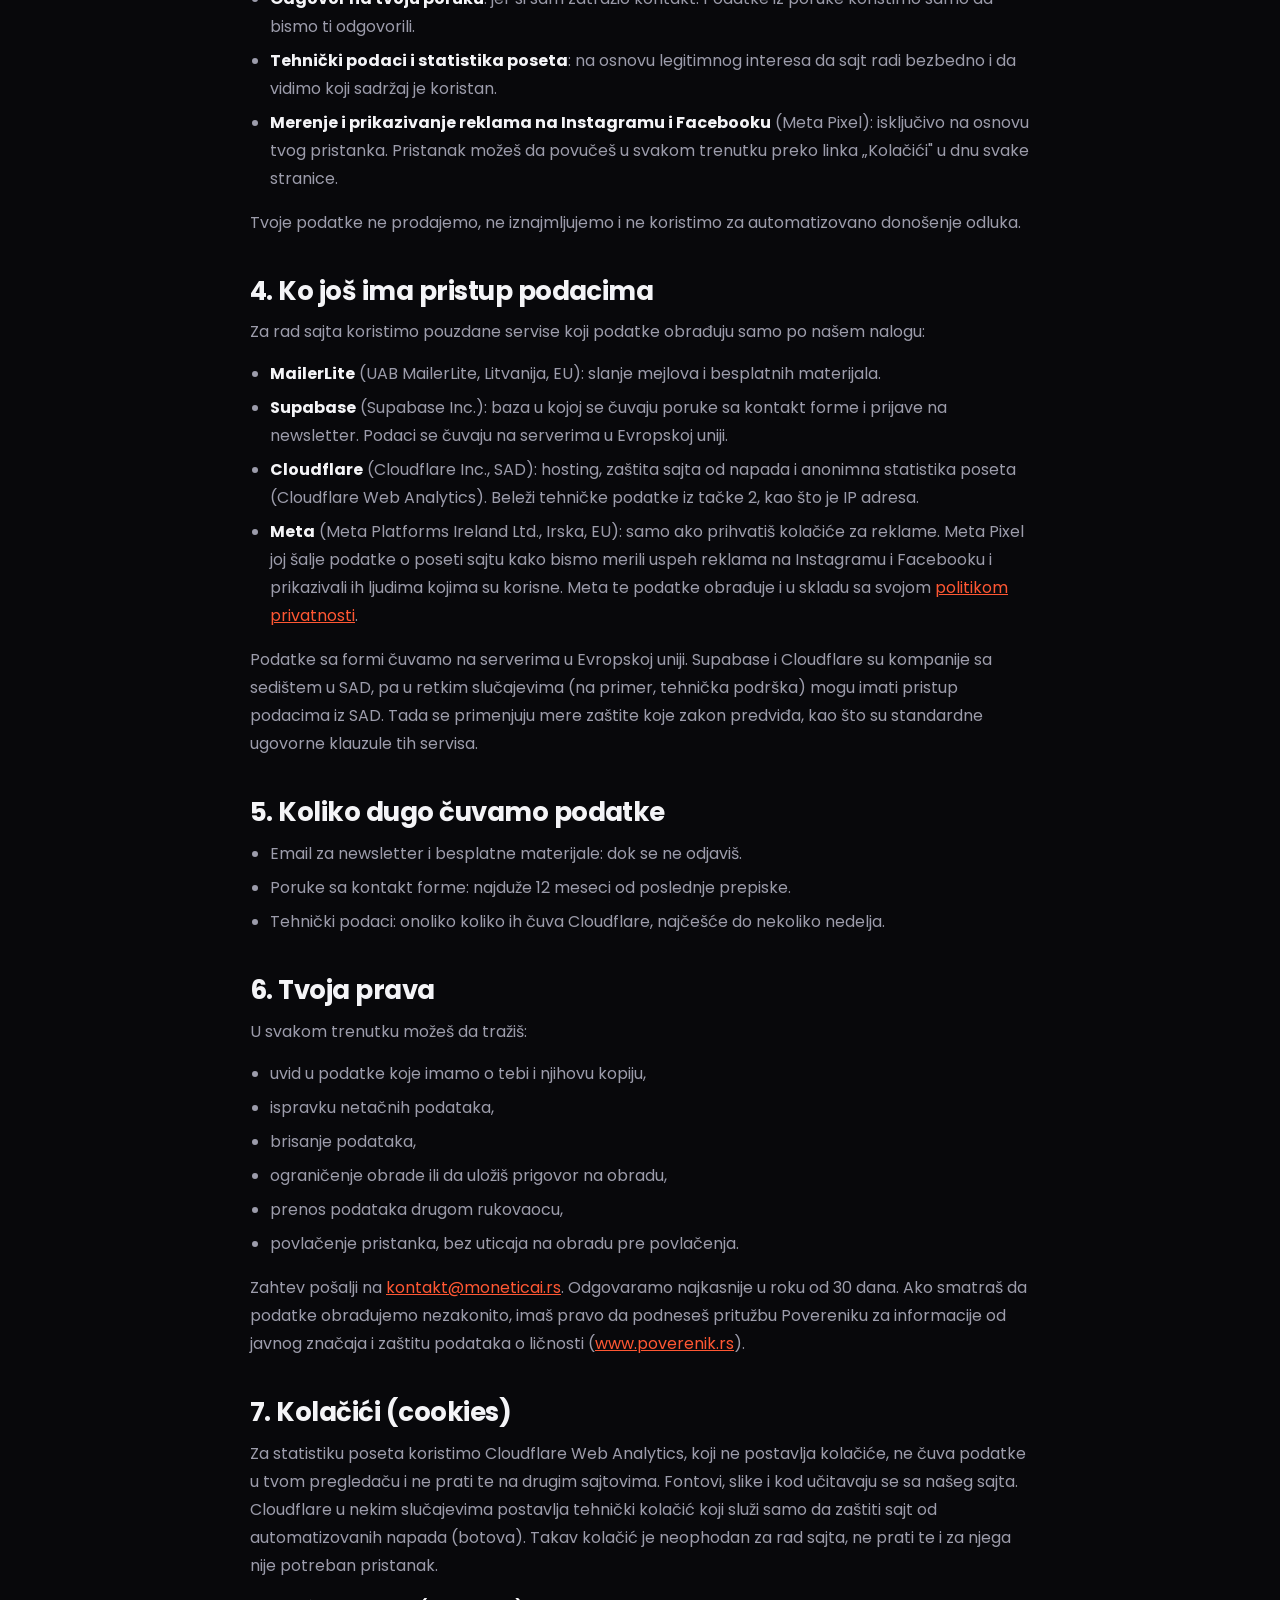
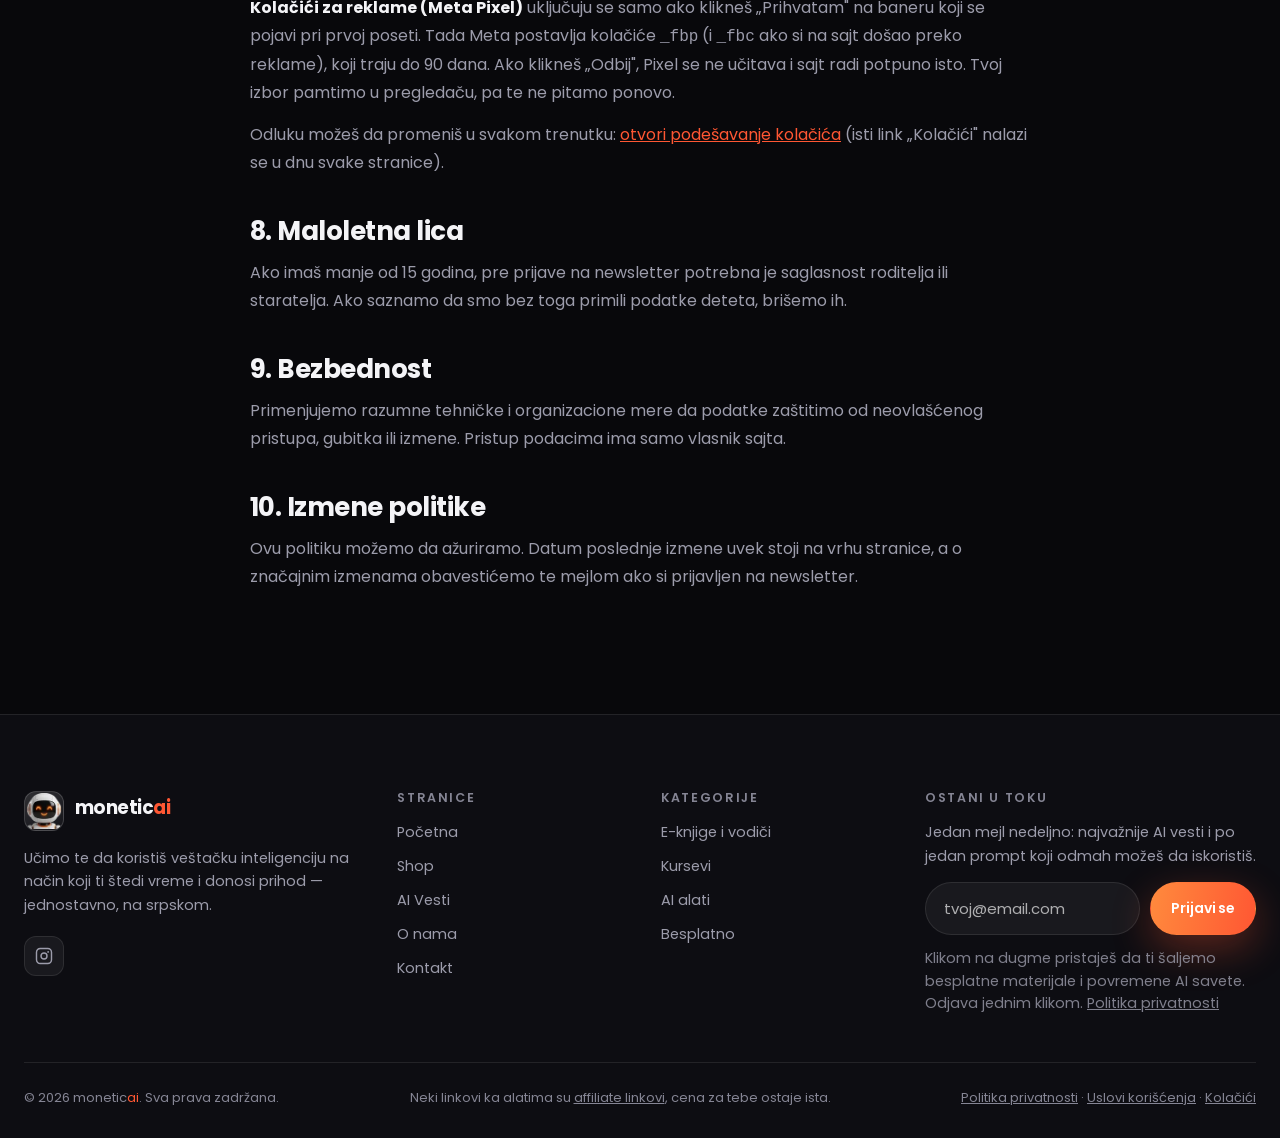
<file: politika-privatnosti.html>
<!DOCTYPE html>
<html lang="sr">
<head>
<meta charset="UTF-8">
<meta name="viewport" content="width=device-width, initial-scale=1">
<title>Politika privatnosti | moneticai</title>
<meta name="description" content="Koje podatke moneticai prikuplja, zašto, koliko dugo ih čuva i kako možeš da ih vidiš, ispraviš ili obrišeš.">
<link rel="canonical" href="https://moneticai.rs/politika-privatnosti">
<meta name="robots" content="index, follow, max-image-preview:large, max-snippet:-1">
<meta name="author" content="moneticai">
<meta property="og:site_name" content="moneticai">
<meta property="og:locale" content="sr_RS">
<meta property="og:type" content="website">
<meta property="og:url" content="https://moneticai.rs/politika-privatnosti">
<meta property="og:title" content="Politika privatnosti">
<meta property="og:description" content="Koje podatke moneticai prikuplja, zašto, koliko dugo ih čuva i kako možeš da ih vidiš, ispraviš ili obrišeš.">
<meta property="og:image" content="https://moneticai.rs/assets/img/og-home.jpg?v=2">
<meta property="og:image:width" content="1200">
<meta property="og:image:height" content="630">
<meta property="og:image:alt" content="Politika privatnosti">
<meta name="twitter:card" content="summary_large_image">
<meta name="twitter:title" content="Politika privatnosti">
<meta name="twitter:description" content="Koje podatke moneticai prikuplja, zašto, koliko dugo ih čuva i kako možeš da ih vidiš, ispraviš ili obrišeš.">
<meta name="twitter:image" content="https://moneticai.rs/assets/img/og-home.jpg?v=2">
<link rel="apple-touch-icon" href="assets/img/apple-touch-icon.png">
<link rel="preload" href="assets/fonts/poppins-latin-400-normal.woff2" as="font" type="font/woff2" crossorigin>
<link rel="preload" href="assets/fonts/poppins-latin-700-normal.woff2" as="font" type="font/woff2" crossorigin>
<script type="application/ld+json">
{
 "@context": "https://schema.org",
 "@graph": [
  {
   "@type": "WebPage",
   "@id": "https://moneticai.rs/politika-privatnosti#webpage",
   "url": "https://moneticai.rs/politika-privatnosti",
   "name": "Politika privatnosti | moneticai",
   "description": "Koje podatke moneticai prikuplja, zašto, koliko dugo ih čuva i kako možeš da ih vidiš, ispraviš ili obrišeš.",
   "inLanguage": "sr",
   "isPartOf": {
    "@id": "https://moneticai.rs/#website"
   },
   "primaryImageOfPage": "https://moneticai.rs/assets/img/og-home.jpg?v=2"
  },
  {
   "@type": "BreadcrumbList",
   "itemListElement": [
    {
     "@type": "ListItem",
     "position": 1,
     "name": "Početna",
     "item": "https://moneticai.rs/"
    },
    {
     "@type": "ListItem",
     "position": 2,
     "name": "Politika privatnosti",
     "item": "https://moneticai.rs/politika-privatnosti"
    }
   ]
  }
 ]
}
</script>
<meta name="theme-color" content="#08080B">
<link rel="icon" href="/favicon.ico" sizes="48x48">
<link rel="icon" href="/assets/img/favicon-96x96.png" type="image/png" sizes="96x96">
<link rel="icon" href="/assets/img/favicon-192x192.png" type="image/png" sizes="192x192">
<script>document.documentElement.classList.add('js')</script>
<link rel="stylesheet" href="assets/css/style.css?v=20261006">
</head>
<body>

<header class="nav">
  <div class="nav__inner">
    <a href="/" class="brand" aria-label="moneticai početna">
      <span class="brand__mark"><img width="36" height="36" src="assets/img/robot-head.webp" srcset="assets/img/robot-head-80w.webp 80w, assets/img/robot-head.webp 256w" sizes="36px" alt="moneticai maskota"></span>
      <span><span class="brand__text">monetic<span>ai</span></span><span class="brand__sub"></span></span>
    </a>
    <nav class="nav__links" aria-label="Glavna navigacija">
      <a href="/">Početna</a>
      <a href="/shop">Shop</a>
      <a href="/vesti">AI Vesti</a>
      <a href="/o-nama">O nama</a>
      <a href="/kontakt">Kontakt</a>
    </nav>
    <div class="nav__cta">
      <a href="/shop#besplatno" class="btn btn--primary btn--sm">Besplatan vodič</a>
      <button class="nav__burger" aria-label="Otvori meni" aria-expanded="false"><span></span><span></span><span></span></button>
    </div>
  </div>
</header>

<div class="mobile-menu">
  <a href="/">Početna</a>
  <a href="/shop">Shop</a>
  <a href="/vesti">AI Vesti</a>
  <a href="/o-nama">O nama</a>
  <a href="/kontakt">Kontakt</a>
  <a href="/shop#besplatno" class="btn btn--primary">Preuzmi besplatan vodič</a>
</div>

<main>

<!-- ============ PAGE HEAD ============ -->
<section class="page-head grid-bg">
  <div class="container page-head__inner">
    <div class="page-head__text">
      <span class="eyebrow">Pravne informacije</span>
      <h1>Politika <span class="grad">privatnosti</span></h1>
      <p class="lead">
        Ukratko: prikupljamo samo email adresu (i poruku, ako nam pišeš), koristimo je samo za ono
        za šta si je dao i možeš da se odjaviš ili tražiš brisanje u svakom trenutku.
      </p>
    </div>
    <div class="page-head__visual">
      <img fetchpriority="high" width="440" height="720" src="assets/img/robot-stand.webp" srcset="assets/img/robot-stand-80w.webp 80w, assets/img/robot-stand-160w.webp 160w, assets/img/robot-stand-240w.webp 240w, assets/img/robot-stand-320w.webp 320w, assets/img/robot-stand.webp 440w" sizes="(max-width: 600px) 161px, (max-width: 960px) 180px, 260px" alt="moneticai robot maskota">
    </div>
  </div>
</section>

<section class="section">
  <div class="container">
    <article class="legal">
      <p class="legal__meta">Poslednja izmena: 11.10.2026.</p>

      <h2>1. Ko obrađuje tvoje podatke</h2>
      <p>
        Rukovalac podacima o ličnosti je vlasnik sajta monetic<span class="ai-o">ai</span>, <b>Miloš Novković, Beograd, Srbija</b>.
        Za sva pitanja o podacima piši na <a href="mailto:kontakt@moneticai.rs">kontakt@moneticai.rs</a>.
      </p>
      <p>
        Podatke obrađujemo u skladu sa Zakonom o zaštiti podataka o ličnosti Republike Srbije
        („Službeni glasnik RS", br. 87/2018).
      </p>

      <h2>2. Koje podatke prikupljamo</h2>
      <ul>
        <li><b>Email adresa</b>, kada preuzimaš besplatan materijal (PDF, radnu svesku) ili se prijaviš na newsletter.</li>
        <li><b>Ime, email, tema i tekst poruke</b>, kada nam pišeš preko kontakt forme.</li>
        <li><b>Tehnički podaci</b> (IP adresa, tip pregledača, vreme posete) koje automatski beleži Cloudflare, servis na kom je sajt smešten, radi bezbednosti i ispravnog rada.</li>
        <li><b>Anonimna statistika poseta</b>: koje stranice su posećene, sa kog uređaja i iz koje zemlje, bez kolačića i bez praćenja pojedinačnih posetilaca.</li>
        <li><b>Podaci o poseti za merenje reklama</b> (Meta Pixel), samo ako to odobriš na baneru za kolačiće: koje stranice si posetio na sajtu, da li si se prijavio na neki materijal, tip uređaja i pregledača, IP adresa i identifikator kolačića.</li>
      </ul>
      <p>Ne prikupljamo podatke o plaćanju, jer trenutno ništa ne prodajemo.</p>

      <h2>3. Zašto ih koristimo i na osnovu čega</h2>
      <ul>
        <li><b>Slanje besplatnih materijala i newslettera</b>: na osnovu tvog pristanka, koji daješ označavanjem polja uz formu. Pristanak možeš da povučeš u svakom trenutku, klikom na „odjavi se" u bilo kom mejlu ili pisanjem na naš email.</li>
        <li><b>Odgovor na tvoju poruku</b>: jer si sam zatražio kontakt. Podatke iz poruke koristimo samo da bismo ti odgovorili.</li>
        <li><b>Tehnički podaci i statistika poseta</b>: na osnovu legitimnog interesa da sajt radi bezbedno i da vidimo koji sadržaj je koristan.</li>
        <li><b>Merenje i prikazivanje reklama na Instagramu i Facebooku</b> (Meta Pixel): isključivo na osnovu tvog pristanka. Pristanak možeš da povučeš u svakom trenutku preko linka „Kolačići" u dnu svake stranice.</li>
      </ul>
      <p>Tvoje podatke ne prodajemo, ne iznajmljujemo i ne koristimo za automatizovano donošenje odluka.</p>

      <h2>4. Ko još ima pristup podacima</h2>
      <p>Za rad sajta koristimo pouzdane servise koji podatke obrađuju samo po našem nalogu:</p>
      <ul>
        <li><b>MailerLite</b> (UAB MailerLite, Litvanija, EU): slanje mejlova i besplatnih materijala.</li>
        <li><b>Supabase</b> (Supabase Inc.): baza u kojoj se čuvaju poruke sa kontakt forme i prijave na newsletter. Podaci se čuvaju na serverima u Evropskoj uniji.</li>
        <li><b>Cloudflare</b> (Cloudflare Inc., SAD): hosting, zaštita sajta od napada i anonimna statistika poseta (Cloudflare Web Analytics). Beleži tehničke podatke iz tačke 2, kao što je IP adresa.</li>
        <li><b>Meta</b> (Meta Platforms Ireland Ltd., Irska, EU): samo ako prihvatiš kolačiće za reklame. Meta Pixel joj šalje podatke o poseti sajtu kako bismo merili uspeh reklama na Instagramu i Facebooku i prikazivali ih ljudima kojima su korisne. Meta te podatke obrađuje i u skladu sa svojom <a href="https://www.facebook.com/privacy/policy/" target="_blank" rel="noopener">politikom privatnosti</a>.</li>
      </ul>
      <p>
        Podatke sa formi čuvamo na serverima u Evropskoj uniji. Supabase i Cloudflare su kompanije
        sa sedištem u SAD, pa u retkim slučajevima (na primer, tehnička podrška) mogu imati pristup
        podacima iz SAD. Tada se primenjuju mere zaštite koje zakon predviđa, kao što su standardne
        ugovorne klauzule tih servisa.
      </p>

      <h2>5. Koliko dugo čuvamo podatke</h2>
      <ul>
        <li>Email za newsletter i besplatne materijale: dok se ne odjaviš.</li>
        <li>Poruke sa kontakt forme: najduže 12 meseci od poslednje prepiske.</li>
        <li>Tehnički podaci: onoliko koliko ih čuva Cloudflare, najčešće do nekoliko nedelja.</li>
      </ul>

      <h2>6. Tvoja prava</h2>
      <p>U svakom trenutku možeš da tražiš:</p>
      <ul>
        <li>uvid u podatke koje imamo o tebi i njihovu kopiju,</li>
        <li>ispravku netačnih podataka,</li>
        <li>brisanje podataka,</li>
        <li>ograničenje obrade ili da uložiš prigovor na obradu,</li>
        <li>prenos podataka drugom rukovaocu,</li>
        <li>povlačenje pristanka, bez uticaja na obradu pre povlačenja.</li>
      </ul>
      <p>
        Zahtev pošalji na <a href="mailto:kontakt@moneticai.rs">kontakt@moneticai.rs</a>. Odgovaramo najkasnije u roku od 30 dana.
        Ako smatraš da podatke obrađujemo nezakonito, imaš pravo da podneseš pritužbu
        Povereniku za informacije od javnog značaja i zaštitu podataka o ličnosti
        (<a href="https://www.poverenik.rs" target="_blank" rel="noopener">www.poverenik.rs</a>).
      </p>

      <h2 id="kolacici">7. Kolačići (cookies)</h2>
      <p>
        Za statistiku poseta koristimo Cloudflare Web Analytics, koji ne postavlja kolačiće, ne čuva
        podatke u tvom pregledaču i ne prati te na drugim sajtovima. Fontovi, slike i kod učitavaju se
        sa našeg sajta. Cloudflare u nekim slučajevima postavlja tehnički kolačić koji služi samo da
        zaštiti sajt od automatizovanih napada (botova). Takav kolačić je neophodan za rad sajta, ne
        prati te i za njega nije potreban pristanak.
      </p>
      <p>
        <b>Kolačići za reklame (Meta Pixel)</b> uključuju se samo ako klikneš „Prihvatam" na baneru
        koji se pojavi pri prvoj poseti. Tada Meta postavlja kolačiće <code>_fbp</code> (i <code>_fbc</code> ako
        si na sajt došao preko reklame), koji traju do 90 dana. Ako klikneš „Odbij", Pixel se ne
        učitava i sajt radi potpuno isto. Tvoj izbor pamtimo u pregledaču, pa te ne pitamo ponovo.
      </p>
      <p>
        Odluku možeš da promeniš u svakom trenutku: <a href="#kolacici" data-cookie-settings>otvori podešavanje kolačića</a>
        (isti link „Kolačići" nalazi se u dnu svake stranice).
      </p>

      <h2>8. Maloletna lica</h2>
      <p>
        Ako imaš manje od 15 godina, pre prijave na newsletter potrebna je saglasnost roditelja ili
        staratelja. Ako saznamo da smo bez toga primili podatke deteta, brišemo ih.
      </p>

      <h2>9. Bezbednost</h2>
      <p>
        Primenjujemo razumne tehničke i organizacione mere da podatke zaštitimo od neovlašćenog
        pristupa, gubitka ili izmene. Pristup podacima ima samo vlasnik sajta.
      </p>

      <h2>10. Izmene politike</h2>
      <p>
        Ovu politiku možemo da ažuriramo. Datum poslednje izmene uvek stoji na vrhu stranice, a o
        značajnim izmenama obavestićemo te mejlom ako si prijavljen na newsletter.
      </p>
    </article>
  </div>
</section>

</main>

<footer class="footer">
  <div class="container">
    <div class="footer__grid">
      <div>
        <a href="/" class="brand" style="margin-bottom:16px;">
          <span class="brand__mark"><img width="36" height="36" src="assets/img/robot-head.webp" srcset="assets/img/robot-head-80w.webp 80w, assets/img/robot-head.webp 256w" sizes="36px" alt=""></span>
          <span><span class="brand__text">monetic<span>ai</span></span><span class="brand__sub"></span></span>
        </a>
        <p>Učimo te da koristiš veštačku inteligenciju na način koji ti štedi vreme i donosi prihod — jednostavno, na srpskom.</p>
        <div class="socials">
          <a href="https://www.instagram.com/moneticai/" aria-label="Instagram"><svg viewBox="0 0 24 24" fill="none" stroke="currentColor" stroke-width="1.9"><rect x="2" y="2" width="20" height="20" rx="5"/><circle cx="12" cy="12" r="4"/><circle cx="17.5" cy="6.5" r="1.2" fill="currentColor" stroke="none"/></svg></a>
          <!--<a href="#" aria-label="YouTube"><svg viewBox="0 0 24 24" fill="none" stroke="currentColor" stroke-width="1.9"><path d="M22 12s0-3.5-.5-5c-.3-1-1-1.8-2-2C17.7 4.5 12 4.5 12 4.5s-5.7 0-7.5.5c-1 .2-1.7 1-2 2C2 8.5 2 12 2 12s0 3.5.5 5c.3 1 1 1.8 2 2 1.8.5 7.5.5 7.5.5s5.7 0 7.5-.5c1-.2 1.7-1 2-2 .5-1.5.5-5 .5-5z"/><path d="m10 15 5-3-5-3z" fill="currentColor" stroke="none"/></svg></a> -->
          <!--<a href="#" aria-label="TikTok"><svg viewBox="0 0 24 24" fill="none" stroke="currentColor" stroke-width="1.9" stroke-linecap="round" stroke-linejoin="round"><path d="M16 3c.5 2.5 2 4 4.5 4.3v3.2c-1.7 0-3.3-.5-4.5-1.4v6.3a6.2 6.2 0 1 1-5.3-6.1v3.3a3 3 0 1 0 2.1 2.8V3z"/></svg></a> -->
        </div>
      </div>
      <div>
        <h2 class="footer__title">Stranice</h2>
        <div class="footer__links">
          <a href="/">Početna</a><a href="/shop">Shop</a><a href="/vesti">AI Vesti</a><a href="/o-nama">O nama</a><a href="/kontakt">Kontakt</a>
        </div>
      </div>
      <div>
        <h2 class="footer__title">Kategorije</h2>
        <div class="footer__links">
          <a href="/shop#e-knjige">E-knjige i vodiči</a><a href="/shop#kursevi">Kursevi</a><a href="/shop#alati">AI alati</a><a href="/shop#besplatno">Besplatno</a>
        </div>
      </div>
      <div>
        <h2 class="footer__title">Ostani u toku</h2>
        <p style="margin-bottom:14px;">Jedan mejl nedeljno: najvažnije AI vesti i po jedan prompt koji odmah možeš da iskoristiš.</p>
        <form class="newsletter" data-newsletter style="max-width:100%;">
          <input type="email" placeholder="tvoj@email.com" aria-label="Email adresa" required style="background:rgba(255,255,255,.05); border-color:var(--line); color:var(--text);">
          <button type="submit" class="btn btn--primary btn--sm">Prijavi se</button>
        
          <p class="consent-note" style="flex-basis:100%; margin:2px 0 0; opacity:.8;">Klikom na dugme pristaješ da ti šaljemo besplatne materijale i povremene AI savete. Odjava jednim klikom. <a href="/politika-privatnosti">Politika privatnosti</a></p>
        </form>
        <p data-newsletter-msg style="opacity:0; transition:opacity .3s; margin-top:10px; font-size:13px;"></p>
      </div>
    </div>
    <div class="footer__bottom">
      <span>© <span data-year>2026</span> monetic<span class="ai-o">ai</span>. Sva prava zadržana.</span>
      <span>Neki linkovi ka alatima su <a href="/uslovi-koriscenja#affiliate" style="color:inherit;text-decoration:underline;">affiliate linkovi</a>, cena za tebe ostaje ista.</span>
      <span class="footer__legal"><a href="/politika-privatnosti">Politika privatnosti</a> · <a href="/uslovi-koriscenja">Uslovi korišćenja</a> · <a href="/politika-privatnosti#kolacici" data-cookie-settings>Kolačići</a></span>
    </div>
  </div>
</footer>

<script src="assets/js/pixel.js?v=20261011"></script>
<script src="assets/js/main.js?v=20261012"></script>
</body>
</html>
</file>
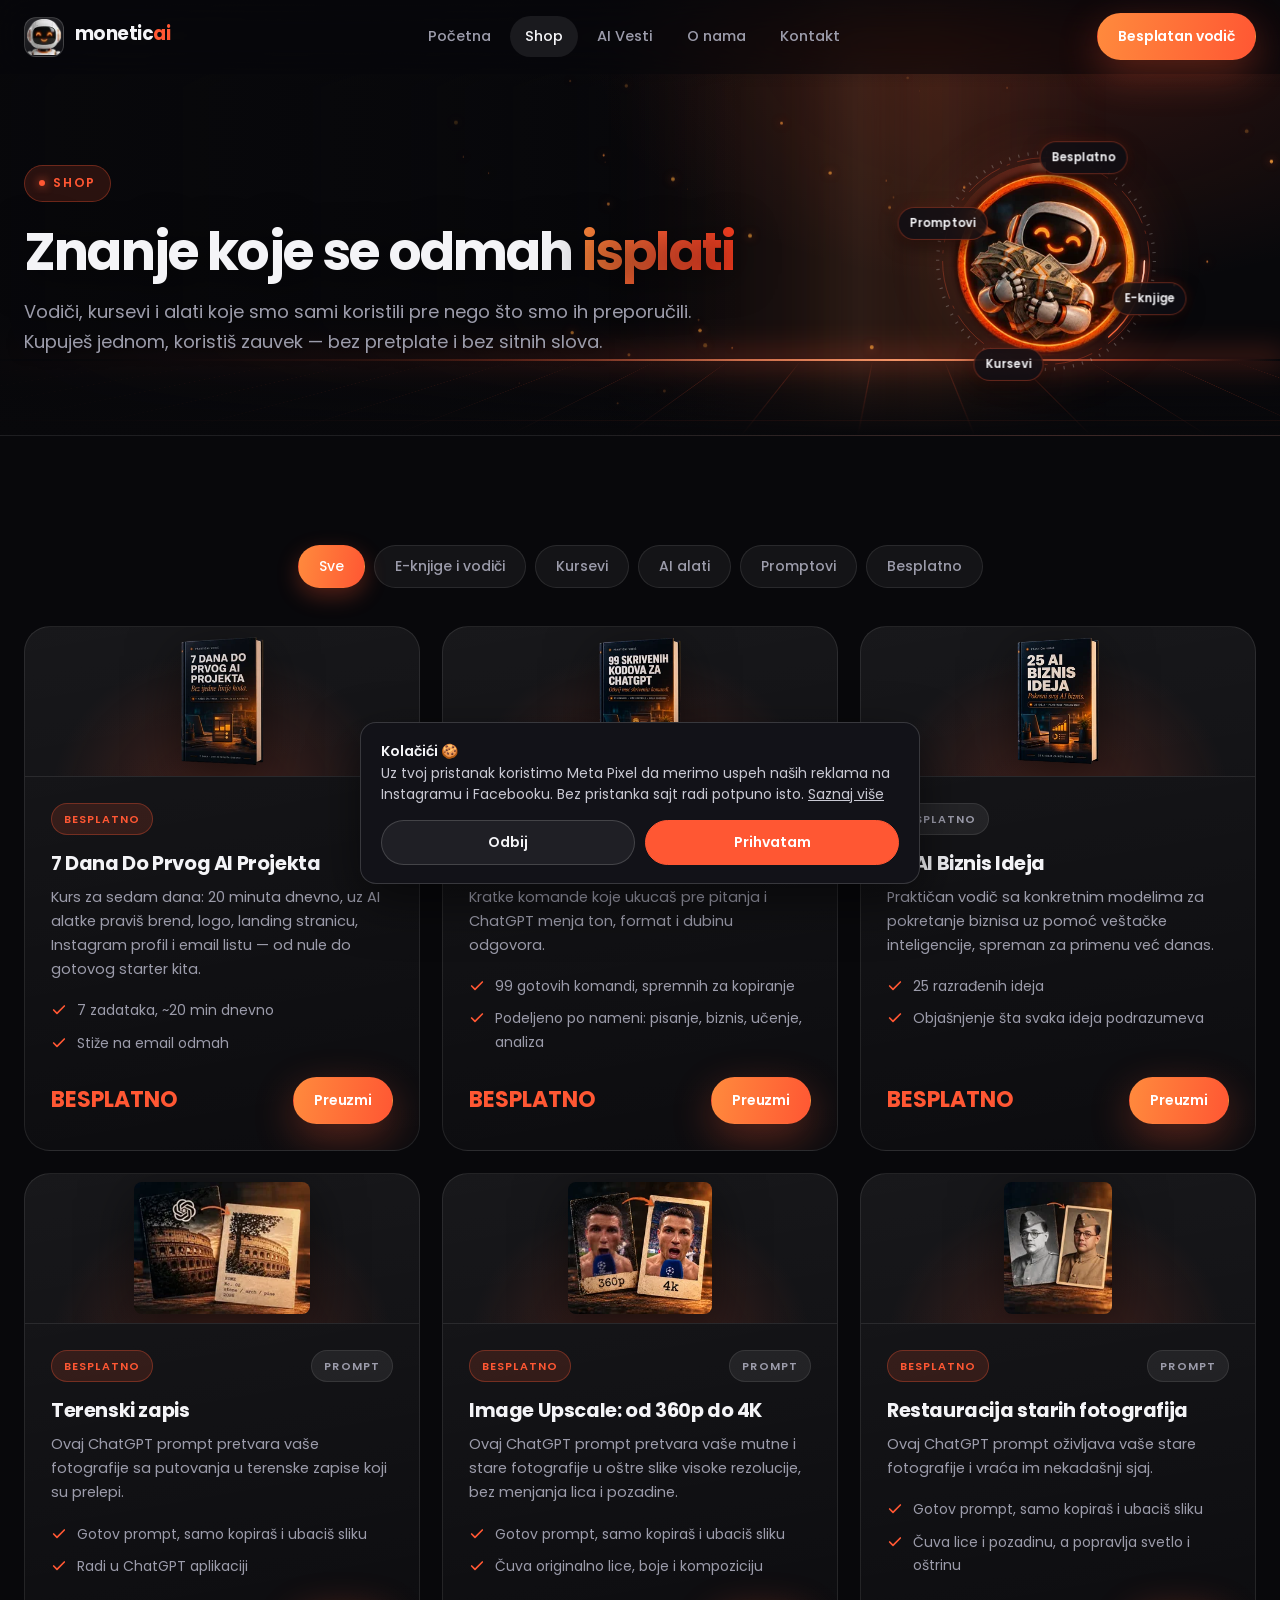
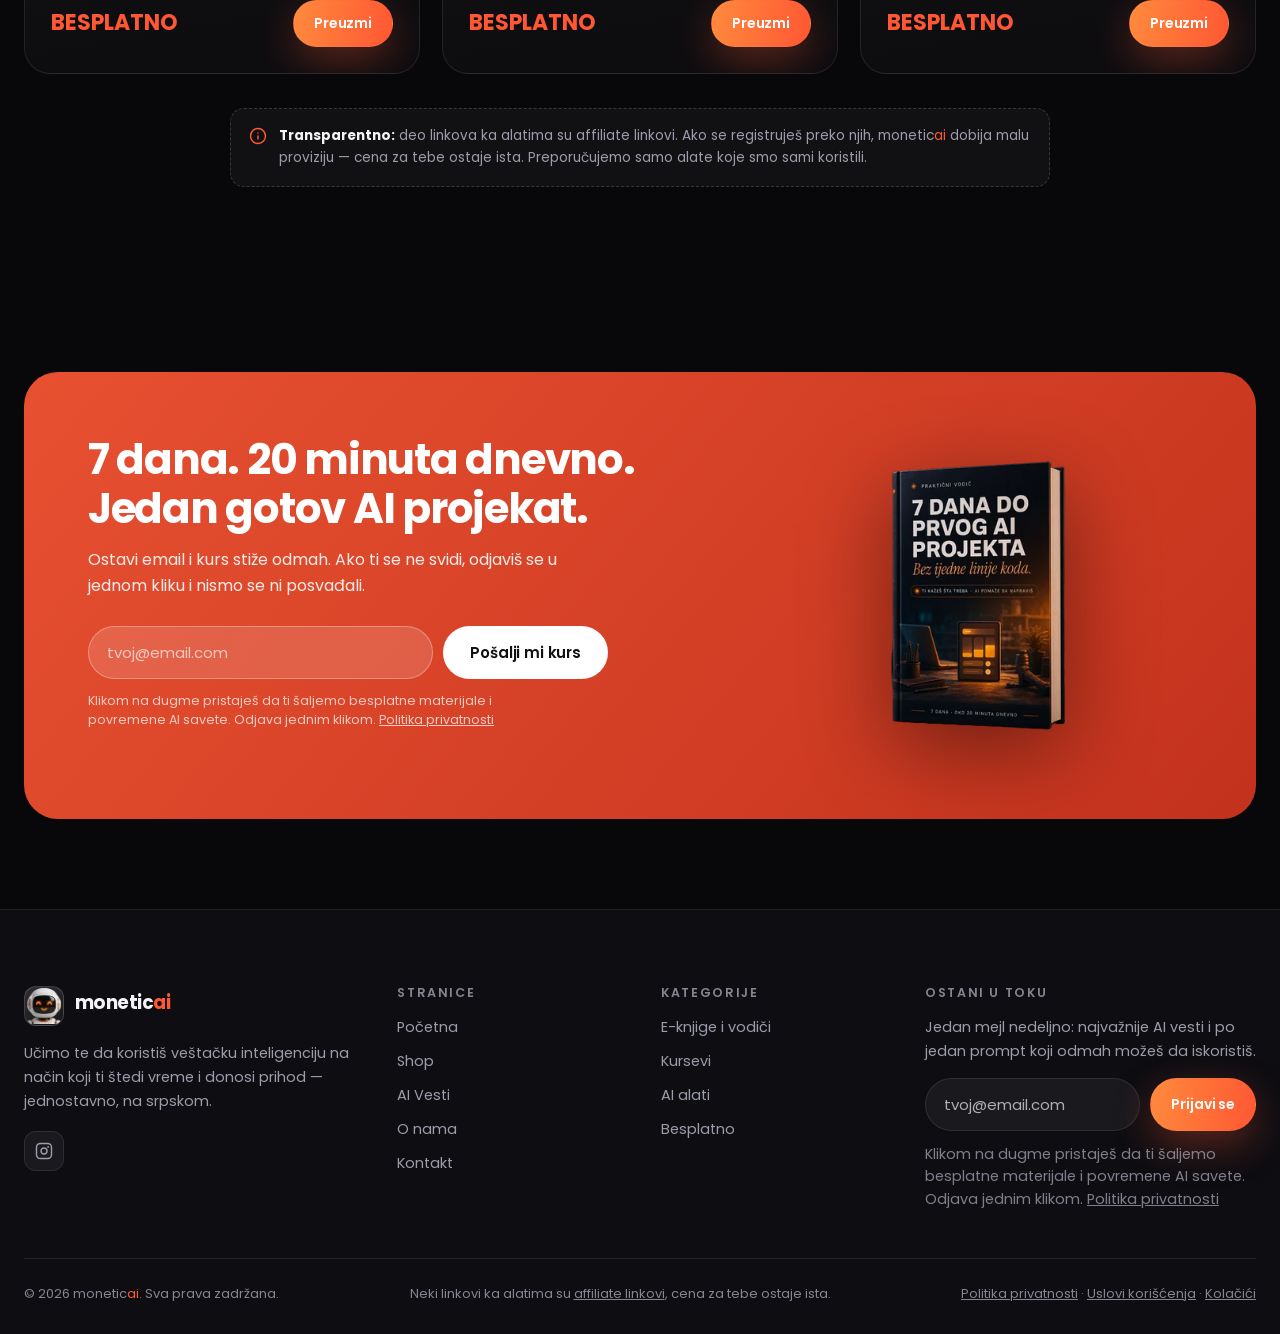
<file: shop.html>
<!DOCTYPE html>
<html lang="sr">
<head>
<meta charset="UTF-8">
<meta name="viewport" content="width=device-width, initial-scale=1">
<title>Shop: AI vodiči, e-knjige i kursevi na srpskom | moneticai</title>
<meta name="description" content="Besplatni i premium AI vodiči, e-knjige, online kursevi i lista testiranih AI alata na srpskom jeziku. Preuzmi besplatan PDF i kreni odmah.">
<link rel="canonical" href="https://moneticai.rs/shop">
<meta name="robots" content="index, follow, max-image-preview:large, max-snippet:-1">
<meta name="author" content="moneticai">
<meta property="og:site_name" content="moneticai">
<meta property="og:locale" content="sr_RS">
<meta property="og:type" content="website">
<meta property="og:url" content="https://moneticai.rs/shop">
<meta property="og:title" content="Shop: AI vodiči, e-knjige i kursevi na srpskom">
<meta property="og:description" content="Besplatni i premium AI vodiči, e-knjige, online kursevi i lista testiranih AI alata na srpskom jeziku. Preuzmi besplatan PDF i kreni odmah.">
<meta property="og:image" content="https://moneticai.rs/assets/img/og-shop.jpg?v=2">
<meta property="og:image:width" content="1200">
<meta property="og:image:height" content="630">
<meta property="og:image:alt" content="Shop: AI vodiči, e-knjige i kursevi na srpskom">
<meta name="twitter:card" content="summary_large_image">
<meta name="twitter:title" content="Shop: AI vodiči, e-knjige i kursevi na srpskom">
<meta name="twitter:description" content="Besplatni i premium AI vodiči, e-knjige, online kursevi i lista testiranih AI alata na srpskom jeziku. Preuzmi besplatan PDF i kreni odmah.">
<meta name="twitter:image" content="https://moneticai.rs/assets/img/og-shop.jpg?v=2">
<link rel="apple-touch-icon" href="assets/img/apple-touch-icon.png">
<link rel="preload" href="assets/fonts/poppins-latin-400-normal.woff2" as="font" type="font/woff2" crossorigin>
<link rel="preload" href="assets/fonts/poppins-latin-700-normal.woff2" as="font" type="font/woff2" crossorigin>
<script type="application/ld+json">
{
 "@context": "https://schema.org",
 "@graph": [
  {
   "@type": "CollectionPage",
   "@id": "https://moneticai.rs/shop#webpage",
   "url": "https://moneticai.rs/shop",
   "name": "Shop: AI vodiči, e-knjige i kursevi na srpskom | moneticai",
   "description": "Besplatni i premium AI vodiči, e-knjige, online kursevi i lista testiranih AI alata na srpskom jeziku. Preuzmi besplatan PDF i kreni odmah.",
   "inLanguage": "sr",
   "isPartOf": {
    "@id": "https://moneticai.rs/#website"
   },
   "primaryImageOfPage": "https://moneticai.rs/assets/img/og-shop.jpg?v=2"
  },
  {
   "@type": "BreadcrumbList",
   "itemListElement": [
    {
     "@type": "ListItem",
     "position": 1,
     "name": "Početna",
     "item": "https://moneticai.rs/"
    },
    {
     "@type": "ListItem",
     "position": 2,
     "name": "Shop",
     "item": "https://moneticai.rs/shop"
    }
   ]
  }
 ]
}
</script>
<meta name="theme-color" content="#08080B">
<link rel="icon" href="/favicon.ico" sizes="48x48">
<link rel="icon" href="/assets/img/favicon-96x96.png" type="image/png" sizes="96x96">
<link rel="icon" href="/assets/img/favicon-192x192.png" type="image/png" sizes="192x192">
<script>document.documentElement.classList.add('js')</script>
<link rel="stylesheet" href="assets/css/style.css?v=20261006">
<style>
/* =========================================================
   SHOP ŠPICA: "Portal" (petlja od 12s, ista visina sekcije)
   ========================================================= */
.page-head--portal{ --loop:12s; isolation:isolate; }
.page-head--portal .page-head__inner{ z-index:5; }
.page-head--portal h1{ text-shadow:0 6px 40px rgba(0,0,0,.7); }
.page-head--portal .lead{ text-shadow:0 2px 16px rgba(0,0,0,.85); }
.page-head--portal .page-head__visual{ justify-content:center; }
.page-head--portal .scene__floor{ height:17%; }
.page-head--portal .scene__horizon{ bottom:17%; }
@media (max-width:960px){
  .page-head--portal .scene__floor{ height:12%; }
  .page-head--portal .scene__horizon{ bottom:12%; }
}

/* ---------- pozadinska scena ---------- */
.scene{ position:absolute; inset:0; z-index:0; overflow:hidden; pointer-events:none; }

.scene__beam{
  position:absolute; top:-30%; width:38vw; height:150%;
  background:linear-gradient(90deg, transparent, rgba(255,120,60,.09) 45%, rgba(255,150,90,.14) 50%, rgba(255,120,60,.09) 55%, transparent);
  filter:blur(18px);
  transform-origin:50% 0;
  mix-blend-mode:screen;
}
.scene__beam--a{ left:48%; animation:beamA var(--loop) ease-in-out infinite; }
.scene__beam--b{ left:62%; width:22vw; opacity:.7; animation:beamB calc(var(--loop) * 1.5) ease-in-out infinite; }
@keyframes beamA{ 0%,100%{ transform:rotate(18deg); opacity:.55; } 50%{ transform:rotate(6deg); opacity:1; } }
@keyframes beamB{ 0%,100%{ transform:rotate(-14deg); } 50%{ transform:rotate(-26deg); } }

/* svetlosni tragovi koji jure ka portalu */
.scene__streaks span{
  position:absolute; left:0; top:var(--y);
  width:var(--w); height:1.5px; border-radius:2px;
  background:linear-gradient(90deg, transparent, rgba(255,87,51,.75), #FFC2A3);
  box-shadow:0 0 10px rgba(255,87,51,.8);
  opacity:0;
  animation:streak var(--d) cubic-bezier(.55,0,.75,.4) infinite;
  animation-delay:var(--delay);
}
@keyframes streak{
  0%{ transform:translateX(52vw); opacity:0; }
  15%{ opacity:.55; }
  80%{ opacity:.55; }
  100%{ transform:translateX(104vw); opacity:0; }
}

.scene__embers{ position:absolute; inset:0; width:100%; height:100%; }

/* perspektivni pod (kao mokri sto sa slike) */
.scene__floor{
  position:absolute; left:0; right:0; bottom:0; height:38%;
  perspective:420px; perspective-origin:70% 0%;
  overflow:hidden;
  mask-image:linear-gradient(to bottom, transparent, #000 30%);
  -webkit-mask-image:linear-gradient(to bottom, transparent, #000 30%);
}
.scene__plane{
  position:absolute; left:-50%; right:-50%; top:0; height:260%;
  transform-origin:50% 0; transform:rotateX(74deg);
  background-image:
    linear-gradient(rgba(255,87,51,.42) 1.5px, transparent 1.5px),
    linear-gradient(90deg, rgba(255,87,51,.30) 1.5px, transparent 1.5px);
  background-size:72px 72px;
  animation:floorMove 1.8s linear infinite;
}
@keyframes floorMove{ to{ background-position:0 72px; } }
.scene__horizon{
  position:absolute; left:0; right:0; bottom:38%; height:2px;
  background:linear-gradient(90deg, transparent 5%, rgba(255,87,51,.55) 40%, #FF9B6B 70%, rgba(255,87,51,.55) 88%, transparent);
  box-shadow:0 0 30px 6px rgba(255,87,51,.35);
  animation:horizon var(--loop) ease-in-out infinite;
}
@keyframes horizon{ 0%,100%{ opacity:.55; } 6%{ opacity:1; } 50%{ opacity:.7; } }

.scene__vignette{
  position:absolute; inset:0;
  background:
    linear-gradient(90deg, rgba(8,8,11,.92) 0%, rgba(8,8,11,.55) 32%, transparent 58%),
    linear-gradient(to bottom, rgba(8,8,11,.6), transparent 20%, transparent 82%, var(--bg));
}

/* ---------- portal (logo) ---------- */
.portal{ align-items:center; }
.portal__stage{
  position:relative; width:min(100%, 220px); aspect-ratio:1;
  display:grid; place-items:center;
  container-type:inline-size;
}
.portal__halo{
  position:absolute; inset:-14%; border-radius:50%;
  background:radial-gradient(circle, rgba(255,87,51,.42), rgba(255,87,51,.08) 45%, transparent 66%);
  filter:blur(20px);
  animation:halo var(--loop) ease-in-out infinite;
}
@keyframes halo{
  0%{ opacity:.35; transform:scale(.9); }
  7%{ opacity:1; transform:scale(1.08); }
  30%{ opacity:.7; transform:scale(1); }
  50%{ opacity:.9; transform:scale(1.03); }
  100%{ opacity:.35; transform:scale(.9); }
}

.portal .portal__logo{
  position:relative; z-index:2;
  width:86%; height:auto; max-width:none;
  filter:none;
  animation:logoIgnite var(--loop) cubic-bezier(.2,.7,.3,1) infinite;
}
@keyframes logoIgnite{
  0%  { filter:brightness(.55) saturate(.8); transform:scale(.96); }
  6%  { filter:brightness(1.35) saturate(1.2); transform:scale(1.025); }
  14% { filter:brightness(1) saturate(1); transform:scale(1); }
  50% { filter:brightness(1.08) saturate(1.05); transform:translateY(-8px) scale(1); }
  90% { filter:brightness(1) saturate(1); transform:scale(1); }
  100%{ filter:brightness(.55) saturate(.8); transform:scale(.96); }
}

/* udarni talas pri "paljenju" */
.portal__shock{
  position:absolute; z-index:1; inset:6%; border-radius:50%;
  border:2px solid rgba(255,140,90,.9);
  box-shadow:0 0 30px rgba(255,87,51,.8), inset 0 0 30px rgba(255,87,51,.5);
  opacity:0;
  animation:shock var(--loop) cubic-bezier(.1,.6,.3,1) infinite;
}
.portal__shock--late{ animation-delay:.35s; border-width:1px; }
@keyframes shock{
  0%{ transform:scale(.85); opacity:0; }
  4%{ transform:scale(.95); opacity:1; }
  30%{ transform:scale(1.9); opacity:0; }
  100%{ transform:scale(1.9); opacity:0; }
}

/* lens flare preko sredine */
.portal__flare{
  position:absolute; z-index:3; left:-20%; right:-20%; top:50%; height:3px;
  background:linear-gradient(90deg, transparent, rgba(255,140,90,.0) 10%, rgba(255,190,150,.95) 50%, rgba(255,140,90,0) 90%, transparent);
  filter:blur(1px);
  box-shadow:0 0 24px 4px rgba(255,87,51,.6);
  transform:scaleX(0); opacity:0;
  animation:flare var(--loop) ease-out infinite;
}
@keyframes flare{
  0%,3%{ transform:scaleX(0); opacity:0; }
  7%{ transform:scaleX(1); opacity:1; }
  16%,100%{ transform:scaleX(1.2); opacity:0; }
}

/* HUD prstenovi */
.portal__rings{ position:absolute; inset:0; width:100%; height:100%; overflow:visible; z-index:1; }
.portal__rings circle{ fill:none; transform-box:view-box; transform-origin:50% 50%; }
.portal__ticks{ stroke:rgba(255,255,255,.22); stroke-width:6; stroke-dasharray:.6 4.4; animation:spin 60s linear infinite; }
.portal__dash{ stroke:rgba(255,87,51,.45); stroke-width:1.2; stroke-dasharray:70 14 6 14; animation:spin 30s linear infinite reverse; }
.portal__arc{
  stroke:#FF6A3D; stroke-width:2.5; stroke-linecap:round;
  stroke-dasharray:14 86; filter:drop-shadow(0 0 6px #FF5733);
  animation:spin 6s linear infinite;
}
.portal__arc--b{ stroke:#FFD2BC; stroke-dasharray:4 96; animation-duration:4s; animation-direction:reverse; }
@keyframes spin{ to{ transform:rotate(360deg); } }

.portal__radar{
  position:absolute; z-index:1; inset:5%; border-radius:50%;
  background:conic-gradient(from 0deg, transparent 0 78%, rgba(255,87,51,.22) 97%, rgba(255,170,130,.5) 100%);
  -webkit-mask:radial-gradient(farthest-side, transparent 82%, #000 84%, #000 100%);
          mask:radial-gradient(farthest-side, transparent 82%, #000 84%, #000 100%);
  animation:spin 6s linear infinite;
}

/* orbita sa AI alatima */
.portal__orbit{
  position:absolute; inset:0; z-index:4;
  animation:spin 36s linear infinite;
}
.portal__chip{
  position:absolute; left:50%; top:50%;
  transform:rotate(var(--a)) translateX(50cqw) rotate(calc(var(--a) * -1));
}
.portal__chip i{
  display:block; font-style:normal;
  transform:translate(-50%,-50%);
  padding:6px 11px; border-radius:100px;
  font-size:11.5px; font-weight:600; letter-spacing:.01em; white-space:nowrap;
  color:var(--text);
  background:rgba(14,14,20,.78); border:1px solid rgba(255,87,51,.35);
  backdrop-filter:blur(10px); -webkit-backdrop-filter:blur(10px);
  box-shadow:0 6px 18px rgba(0,0,0,.5), 0 0 14px rgba(255,87,51,.15);
  animation:counter 36s linear infinite;
}
@keyframes counter{ from{ transform:translate(-50%,-50%) rotate(0deg); } to{ transform:translate(-50%,-50%) rotate(-360deg); } }

/* refleksija na podu */
.portal .portal__reflection{
  display:none;
  animation:none;
  position:absolute; left:50%; top:calc(100% - 4%);
  width:min(64%, 330px); height:auto;
  transform:translateX(-50%) scaleY(-.55);
  transform-origin:50% 0;
  opacity:.28; filter:blur(5px);
  mask-image:linear-gradient(to top, #000, transparent 70%);
  -webkit-mask-image:linear-gradient(to top, #000, transparent 70%);
  z-index:0;
}

/* ---------- responsive ---------- */
@media (max-width:960px){
  .scene__vignette{
    background:
      radial-gradient(ellipse 90% 45% at 50% 70%, rgba(8,8,11,.75), transparent 80%),
      linear-gradient(to bottom, rgba(8,8,11,.5), transparent 20%, transparent 82%, var(--bg));
  }
  .scene__floor{ perspective-origin:50% 0%; height:30%; }
  .scene__horizon{ bottom:30%; }
  .scene__beam--a{ left:30%; width:60vw; }
  .portal__stage{ width:min(35vw, 152px); }
  .portal__orbit{ display:none; }
  .portal__chip i{ font-size:11px; padding:5px 10px; }
  .portal .portal__reflection{ display:none; }
  .portal .portal__logo{ width:86%; }
}
@media (max-width:420px){
  .portal__chip:nth-child(even){ display:none; }
}

@media (prefers-reduced-motion: reduce){
  .scene *, .portal *{ animation:none !important; }
  .scene__streaks{ display:none; }
}
</style>
</head>
<body>

<header class="nav">
  <div class="nav__inner">
    <a href="/" class="brand" aria-label="moneticai početna">
      <span class="brand__mark"><img width="36" height="36" src="assets/img/robot-head.webp" srcset="assets/img/robot-head-80w.webp 80w, assets/img/robot-head.webp 256w" sizes="36px" alt="moneticai maskota"></span>
      <span><span class="brand__text">monetic<span>ai</span></span><span class="brand__sub"></span></span>
    </a>
    <nav class="nav__links" aria-label="Glavna navigacija">
      <a href="/">Početna</a>
      <a href="/shop">Shop</a>
      <a href="/vesti">AI Vesti</a>
      <a href="/o-nama">O nama</a>
      <a href="/kontakt">Kontakt</a>
    </nav>
    <div class="nav__cta">
      <a href="#besplatno" class="btn btn--primary btn--sm">Besplatan vodič</a>
      <button class="nav__burger" aria-label="Otvori meni" aria-expanded="false"><span></span><span></span><span></span></button>
    </div>
  </div>
</header>

<div class="mobile-menu">
  <a href="/">Početna</a>
  <a href="/shop">Shop</a>
  <a href="/vesti">AI Vesti</a>
  <a href="/o-nama">O nama</a>
  <a href="/kontakt">Kontakt</a>
  <a href="#besplatno" class="btn btn--primary">Preuzmi besplatan vodič</a>
</div>

<main>

<!-- ============ PAGE HEAD ============ -->
<section class="page-head page-head--portal">
  <!-- Motion pozadina: petlja od 12s, vrti se bez prekida -->
  <div class="scene" aria-hidden="true">
    <div class="scene__beam scene__beam--a"></div>
    <div class="scene__beam scene__beam--b"></div>
    <div class="scene__streaks">
      <span style="--y:18%;--d:4.2s;--w:180px;--delay:-.4s"></span>
      <span style="--y:31%;--d:5.6s;--w:120px;--delay:-2.1s"></span>
      <span style="--y:44%;--d:3.8s;--w:240px;--delay:-1.2s"></span>
      <span style="--y:57%;--d:6.2s;--w:140px;--delay:-3.5s"></span>
      <span style="--y:66%;--d:4.8s;--w:200px;--delay:-.9s"></span>
      <span style="--y:24%;--d:7s;--w:90px;--delay:-4.6s"></span>
      <span style="--y:50%;--d:5.1s;--w:160px;--delay:-2.8s"></span>
    </div>
    <canvas class="scene__embers"></canvas>
    <div class="scene__floor"><div class="scene__plane"></div></div>
    <div class="scene__horizon"></div>
    <div class="scene__vignette"></div>
  </div>


  <div class="container page-head__inner">
    <div class="page-head__text">
      <span class="eyebrow">Shop</span>
      <h1>Znanje koje se odmah <span class="grad">isplati</span></h1>
      <p class="lead">
        Vodiči, kursevi i alati koje smo sami koristili pre nego što smo ih preporučili.
        Kupuješ jednom, koristiš zauvek — bez pretplate i bez sitnih slova.
      </p>
    </div>
    <div class="page-head__visual portal" aria-hidden="true">
      <div class="portal__stage">
        <div class="portal__halo"></div>
        <div class="portal__shock"></div>
        <div class="portal__shock portal__shock--late"></div>

        <svg class="portal__rings" viewBox="0 0 400 400">
          <circle class="portal__ticks" cx="200" cy="200" r="197" pathLength="360"/>
          <circle class="portal__dash"  cx="200" cy="200" r="188"/>
          <circle class="portal__arc"   cx="200" cy="200" r="179" pathLength="100"/>
          <circle class="portal__arc portal__arc--b" cx="200" cy="200" r="179" pathLength="100"/>
        </svg>
        <div class="portal__radar"></div>

        <img class="portal__logo" src="assets/img/logo-portal-shop.webp" srcset="assets/img/logo-portal-shop-260w.webp 260w, assets/img/logo-portal-shop.webp 520w" sizes="(max-width: 960px) 150px, 225px" width="520" height="520" alt="" fetchpriority="high">
        <div class="portal__flare"></div>

        <div class="portal__orbit">
          <span class="portal__chip" style="--a:20deg"><i>E-knjige</i></span>
          <span class="portal__chip" style="--a:110deg"><i>Kursevi</i></span>
          <span class="portal__chip" style="--a:200deg"><i>Promptovi</i></span>
          <span class="portal__chip" style="--a:290deg"><i>Besplatno</i></span>
        </div>
      </div>
    </div>
  </div>
</section>

<!-- ============ PROIZVODI ============ -->
<section class="section">
  <div class="container">

    <h2 class="sr-only">Svi proizvodi</h2>
    <div class="filters reveal" data-filter-group data-filter-target="#proizvodi" data-filter-empty="#nema-rezultata">
      <button class="filter is-active" data-cat="sve">Sve</button>
      <button class="filter" data-cat="e-knjige" id="e-knjige">E-knjige i vodiči</button>
      <button class="filter" data-cat="kursevi" id="kursevi">Kursevi</button>
      <button class="filter" data-cat="alati" id="alati">AI alati</button>
      <button class="filter" data-cat="promptovi" id="promptovi">Promptovi</button>
      <button class="filter" data-cat="besplatno" id="besplatno">Besplatno</button>
    </div>

    <div class="grid grid--3" id="proizvodi">

<!--  1
      <article class="product reveal" data-cat="e-knjige">
        <div class="product__media"><img width="498" height="720" src="assets/img/robot-money.webp" alt="100 AI biznis ideja, moneticai" loading="lazy"></div>
        <div class="product__top">
          <span class="product__tag product__tag--hot">Najprodavanije</span>
          <span class="product__tag">PDF</span>
        </div>
        <div class="product__body">
          <h3>100 AI biznis ideja</h3>
          <p>Kurirani vodič sa 25 detaljno razrađenih ideja: šta ti treba za start, koji AI alati se koriste i kako se naplaćuje.</p>
          <ul class="product__list">
            <li><svg viewBox="0 0 24 24" fill="none" stroke="currentColor" stroke-width="2.5" stroke-linecap="round" stroke-linejoin="round"><path d="M20 6 9 17l-5-5"/></svg> 25 ideja sa opisom i alatima</li>
            <li><svg viewBox="0 0 24 24" fill="none" stroke="currentColor" stroke-width="2.5" stroke-linecap="round" stroke-linejoin="round"><path d="M20 6 9 17l-5-5"/></svg> Procena ulaganja i zarade</li>
            <li><svg viewBox="0 0 24 24" fill="none" stroke="currentColor" stroke-width="2.5" stroke-linecap="round" stroke-linejoin="round"><path d="M20 6 9 17l-5-5"/></svg> Trenutno preuzimanje</li>
          </ul>
          <div class="product__foot">
            <div class="price"><span class="price__now">Uskoro</span></div>
            <span class="btn btn--ghost btn--sm" aria-disabled="true" style="pointer-events:none;opacity:.75;">U pripremi</span>
          </div>
        </div>
      </article>

      2
      <article class="product reveal" data-cat="e-knjige" data-delay="60">
        <div class="product__media"><img width="440" height="720" src="assets/img/robot-stand.webp" alt="Promptovi koji rade, moneticai" loading="lazy"></div>
        <div class="product__top">
          <span class="product__tag">E-knjiga</span>
          <span class="product__tag">120+ promptova</span>
        </div>
        <div class="product__body">
          <h3>Promptovi koji rade</h3>
          <p>Gotovi promptovi za sadržaj, prodaju, mejlove i analizu — sa objašnjenjem zašto su tako napisani i kako da ih prilagodiš.</p>
          <ul class="product__list">
            <li><svg viewBox="0 0 24 24" fill="none" stroke="currentColor" stroke-width="2.5" stroke-linecap="round" stroke-linejoin="round"><path d="M20 6 9 17l-5-5"/></svg> Kopiraj–nalepi format</li>
            <li><svg viewBox="0 0 24 24" fill="none" stroke="currentColor" stroke-width="2.5" stroke-linecap="round" stroke-linejoin="round"><path d="M20 6 9 17l-5-5"/></svg> Radi u ChatGPT-u, Claude-u, Gemini-ju</li>
            <li><svg viewBox="0 0 24 24" fill="none" stroke="currentColor" stroke-width="2.5" stroke-linecap="round" stroke-linejoin="round"><path d="M20 6 9 17l-5-5"/></svg> Besplatna ažuriranja</li>
          </ul>
          <div class="product__foot">
            <div class="price"><span class="price__now">Uskoro</span></div>
            <span class="btn btn--ghost btn--sm" aria-disabled="true" style="pointer-events:none;opacity:.75;">U pripremi</span>
          </div>
        </div>
      </article>

      3
      <article class="product reveal" data-cat="e-knjige" data-delay="120">
        <div class="product__media"><img width="623" height="700" src="assets/img/robot-present.webp" alt="Instagram Dominacija, moneticai" loading="lazy"></div>
        <div class="product__top"><span class="product__tag">Vodič</span></div>
        <div class="product__body">
          <h3>Instagram Dominacija</h3>
          <p>Akcioni plan za rast naloga uz AI: kako se pravi sadržaj, koliko se objavljuje i šta radi algoritam u praksi.</p>
          <ul class="product__list">
            <li><svg viewBox="0 0 24 24" fill="none" stroke="currentColor" stroke-width="2.5" stroke-linecap="round" stroke-linejoin="round"><path d="M20 6 9 17l-5-5"/></svg> 7-dnevni plan objava</li>
            <li><svg viewBox="0 0 24 24" fill="none" stroke="currentColor" stroke-width="2.5" stroke-linecap="round" stroke-linejoin="round"><path d="M20 6 9 17l-5-5"/></svg> Šabloni za carousel postove</li>
            <li><svg viewBox="0 0 24 24" fill="none" stroke="currentColor" stroke-width="2.5" stroke-linecap="round" stroke-linejoin="round"><path d="M20 6 9 17l-5-5"/></svg> Ideje za Reels sadržaj</li>
          </ul>
          <div class="product__foot">
            <div class="price"><span class="price__now">Uskoro</span></div>
            <span class="btn btn--ghost btn--sm" aria-disabled="true" style="pointer-events:none;opacity:.75;">U pripremi</span>
          </div>
        </div>
      </article>

      4
      <article class="product reveal" data-cat="kursevi">
        <div class="product__media"><img width="476" height="720" src="assets/img/robot-wave.webp" alt="moneticai Starter paket" loading="lazy"></div>
        <div class="product__top">
          <span class="product__tag">Kurs</span>
          <span class="product__tag">Za početnike</span>
        </div>
        <div class="product__body">
          <h3>moneticai Starter</h3>
          <p>Od prve poruke u ChatGPT-u do prvog rezultata koji možeš da naplatiš. Kurs za one koji kreću od nule.</p>
          <ul class="product__list">
            <li><svg viewBox="0 0 24 24" fill="none" stroke="currentColor" stroke-width="2.5" stroke-linecap="round" stroke-linejoin="round"><path d="M20 6 9 17l-5-5"/></svg> 4 modula, ~3h video materijala</li>
            <li><svg viewBox="0 0 24 24" fill="none" stroke="currentColor" stroke-width="2.5" stroke-linecap="round" stroke-linejoin="round"><path d="M20 6 9 17l-5-5"/></svg> Zadaci posle svake lekcije</li>
            <li><svg viewBox="0 0 24 24" fill="none" stroke="currentColor" stroke-width="2.5" stroke-linecap="round" stroke-linejoin="round"><path d="M20 6 9 17l-5-5"/></svg> Doživotni pristup</li>
          </ul>
          <div class="product__foot">
            <div class="price"><span class="price__now">Uskoro</span></div>
            <span class="btn btn--ghost btn--sm" aria-disabled="true" style="pointer-events:none;opacity:.75;">U pripremi</span>
          </div>
        </div>
      </article>

      5
      <article class="product reveal" data-cat="kursevi" data-delay="60">
        <div class="product__media"><img width="623" height="700" src="assets/img/robot-present.webp" alt="AI Content Mašina, moneticai" loading="lazy"></div>
        <div class="product__top">
          <span class="product__tag product__tag--hot">Najpopularniji kurs</span>
        </div>
        <div class="product__body">
          <h3>AI Content Mašina</h3>
          <p>Sistem za sadržaj koji ne staje: ideja → scenario → vizual → objava. Sve uz alate koji rade najveći deo posla.</p>
          <ul class="product__list">
            <li><svg viewBox="0 0 24 24" fill="none" stroke="currentColor" stroke-width="2.5" stroke-linecap="round" stroke-linejoin="round"><path d="M20 6 9 17l-5-5"/></svg> 6 modula + radna sveska</li>
            <li><svg viewBox="0 0 24 24" fill="none" stroke="currentColor" stroke-width="2.5" stroke-linecap="round" stroke-linejoin="round"><path d="M20 6 9 17l-5-5"/></svg> Biblioteka promptova za sadržaj</li>
            <li><svg viewBox="0 0 24 24" fill="none" stroke="currentColor" stroke-width="2.5" stroke-linecap="round" stroke-linejoin="round"><path d="M20 6 9 17l-5-5"/></svg> Mesečna ažuriranja alata</li>
          </ul>
          <div class="product__foot">
            <div class="price"><span class="price__now">Uskoro</span></div>
            <span class="btn btn--ghost btn--sm" aria-disabled="true" style="pointer-events:none;opacity:.75;">U pripremi</span>
          </div>
        </div>
      </article>

      6
      <article class="product reveal" data-cat="kursevi" data-delay="120">
        <div class="product__media"><img width="840" height="900" src="assets/img/robot-hero.webp" alt="AI automatizacija za mali biznis, moneticai" loading="lazy"></div>
        <div class="product__top">
          <span class="product__tag">Napredno</span>
          <span class="product__tag">Za biznis</span>
        </div>
        <div class="product__body">
          <h3>AI automatizacija za mali biznis</h3>
          <p>Kako da AI preuzme ponude, mejlove, fakture i podršku — praktični workflow-ovi koje postavljaš bez programiranja.</p>
          <ul class="product__list">
            <li><svg viewBox="0 0 24 24" fill="none" stroke="currentColor" stroke-width="2.5" stroke-linecap="round" stroke-linejoin="round"><path d="M20 6 9 17l-5-5"/></svg> 8 gotovih automatizacija</li>
            <li><svg viewBox="0 0 24 24" fill="none" stroke="currentColor" stroke-width="2.5" stroke-linecap="round" stroke-linejoin="round"><path d="M20 6 9 17l-5-5"/></svg> Snimci ekrana, korak po korak</li>
            <li><svg viewBox="0 0 24 24" fill="none" stroke="currentColor" stroke-width="2.5" stroke-linecap="round" stroke-linejoin="round"><path d="M20 6 9 17l-5-5"/></svg> Konsultacija 1-na-1 (30 min)</li>
          </ul>
          <div class="product__foot">
            <div class="price"><span class="price__now">Uskoro</span></div>
            <span class="btn btn--ghost btn--sm" aria-disabled="true" style="pointer-events:none;opacity:.75;">U pripremi</span>
          </div>
        </div>
      </article>
    -->
      <!-- 7 dana do prvog AI projekta – besplatno -->
      <article class="product reveal" data-cat="besplatno kursevi">
        <div class="product__media"><img width="348" height="508" src="assets/img/7dana-do-provg-ai-projekta-knjiga.webp?v=2" srcset="assets/img/7dana-do-provg-ai-projekta-knjiga-80w.webp?v=2 80w, assets/img/7dana-do-provg-ai-projekta-knjiga-160w.webp?v=2 160w, assets/img/7dana-do-provg-ai-projekta-knjiga-240w.webp?v=2 240w, assets/img/7dana-do-provg-ai-projekta-knjiga.webp?v=2 348w" sizes="90px" alt="7 Dana Do Prvog AI Projekta, moneticai" loading="lazy"></div>
        <div class="product__top"><span class="product__tag product__tag--hot">Besplatno</span></div>
        <div class="product__body">
          <h3>7 Dana Do Prvog AI Projekta</h3>
          <p>Kurs za sedam dana: 20 minuta dnevno, uz AI alatke praviš brend, logo, landing stranicu, Instagram profil i email listu — od nule do gotovog starter kita.</p>
          <ul class="product__list">
            <li><svg viewBox="0 0 24 24" fill="none" stroke="currentColor" stroke-width="2.5" stroke-linecap="round" stroke-linejoin="round"><path d="M20 6 9 17l-5-5"/></svg> 7 zadataka, ~20 min dnevno</li>
            <li><svg viewBox="0 0 24 24" fill="none" stroke="currentColor" stroke-width="2.5" stroke-linecap="round" stroke-linejoin="round"><path d="M20 6 9 17l-5-5"/></svg> Stiže na email odmah</li>
          </ul>
          <div class="product__foot">
            <div class="price"><span class="price__free">BESPLATNO</span></div>
            <a href="/7-dana-do-prvog-ai-projekta" class="btn btn--primary btn--sm">Preuzmi</a>
          </div>
        </div>
      </article>
      <!-- 99 skrivenih kodova – besplatno -->
      <article class="product reveal" data-cat="besplatno e-knjige">
        <div class="product__media"><img width="682" height="1019" src="assets/img/99-kodova-chatgpt.webp?v=2" srcset="assets/img/99-kodova-chatgpt-80w.webp?v=2 80w, assets/img/99-kodova-chatgpt-160w.webp?v=2 160w, assets/img/99-kodova-chatgpt-240w.webp?v=2 240w, assets/img/99-kodova-chatgpt.webp?v=2 682w" sizes="88px" alt="99 Skrivenih Kodova za ChatGPT, moneticai" loading="lazy"></div>
        <div class="product__top"><span class="product__tag product__tag--hot">Besplatno</span></div>
        <div class="product__body">
          <h3>99 Skrivenih Kodova za ChatGPT</h3>
          <p>Kratke komande koje ukucaš pre pitanja i ChatGPT menja ton, format i dubinu odgovora.</p>
          <ul class="product__list">
            <li><svg viewBox="0 0 24 24" fill="none" stroke="currentColor" stroke-width="2.5" stroke-linecap="round" stroke-linejoin="round"><path d="M20 6 9 17l-5-5"/></svg> 99 gotovih komandi, spremnih za kopiranje</li>
            <li><svg viewBox="0 0 24 24" fill="none" stroke="currentColor" stroke-width="2.5" stroke-linecap="round" stroke-linejoin="round"><path d="M20 6 9 17l-5-5"/></svg> Podeljeno po nameni: pisanje, biznis, učenje, analiza</li>
          </ul>
          <div class="product__foot">
            <div class="price"><span class="price__free">BESPLATNO</span></div>
            <a href="/99-skrivenih-kodova-za-chatgpt" class="btn btn--primary btn--sm">Preuzmi</a>
          </div>
        </div>
      </article>

      <!-- 25 ai biznis ideja – besplatno -->
      <article class="product reveal" data-cat="besplatno e-knjige" data-delay="60">
        <div class="product__media"><img width="374" height="584" src="assets/img/book.webp?v=2" srcset="assets/img/book-80w.webp?v=2 80w, assets/img/book-160w.webp?v=2 160w, assets/img/book-240w.webp?v=2 240w, assets/img/book.webp?v=2 374w" sizes="85px" alt="25 AI Biznis Ideja, moneticai" loading="lazy"></div>
        <div class="product__top"><span class="product__tag">Besplatno</span></div>
        <div class="product__body">
          <h3>25 AI Biznis Ideja</h3>
          <p>Praktičan vodič sa konkretnim modelima za pokretanje biznisa uz pomoć veštačke inteligencije, spreman za primenu već danas.</p>
          <ul class="product__list">
            <li><svg viewBox="0 0 24 24" fill="none" stroke="currentColor" stroke-width="2.5" stroke-linecap="round" stroke-linejoin="round"><path d="M20 6 9 17l-5-5"/></svg> 25 razrađenih ideja</li>
            <li><svg viewBox="0 0 24 24" fill="none" stroke="currentColor" stroke-width="2.5" stroke-linecap="round" stroke-linejoin="round"><path d="M20 6 9 17l-5-5"/></svg> Objašnjenje šta svaka ideja podrazumeva</li>
          </ul>
          <div class="product__foot">
            <div class="price"><span class="price__free">BESPLATNO</span></div>
            <a href="/ebook-25-ai-biznis-ideja" class="btn btn--primary btn--sm">Preuzmi</a>
          </div>
        </div>
      </article>

      <!-- PROMPT: Terenski zapis – besplatno -->
      <article class="product reveal" data-cat="besplatno promptovi" data-delay="120">
        <div class="product__media"><img width="1024" height="770" src="assets/img/terenski-zapis.webp" srcset="assets/img/terenski-zapis-80w.webp 80w, assets/img/terenski-zapis-160w.webp 160w, assets/img/terenski-zapis-240w.webp 240w, assets/img/terenski-zapis-320w.webp 320w, assets/img/terenski-zapis-480w.webp 480w, assets/img/terenski-zapis.webp 1024w" sizes="176px" style="border-radius:8px;" alt="Primer terenskog zapisa napravljenog od fotografije sa putovanja" loading="lazy"></div>
        <div class="product__top">
          <span class="product__tag product__tag--hot">Besplatno</span>
          <span class="product__tag">Prompt</span>
        </div>
        <div class="product__body">
          <h3>Terenski zapis</h3>
          <p>Ovaj ChatGPT prompt pretvara vaše fotografije sa putovanja u terenske zapise koji su prelepi.</p>
          <ul class="product__list">
            <li><svg viewBox="0 0 24 24" fill="none" stroke="currentColor" stroke-width="2.5" stroke-linecap="round" stroke-linejoin="round"><path d="M20 6 9 17l-5-5"/></svg> Gotov prompt, samo kopiraš i ubaciš sliku</li>
            <li><svg viewBox="0 0 24 24" fill="none" stroke="currentColor" stroke-width="2.5" stroke-linecap="round" stroke-linejoin="round"><path d="M20 6 9 17l-5-5"/></svg> Radi u ChatGPT aplikaciji</li>
          </ul>
          <div class="product__foot">
            <div class="price"><span class="price__free">BESPLATNO</span></div>
            <a href="assets/files/terenski%20zapis%20pdf.pdf" download="Terenski-zapis-prompt-moneticai.pdf" class="btn btn--primary btn--sm">Preuzmi</a>
          </div>
        </div>
      </article>

      <!-- PROMPT: Image upscale – besplatno -->
      <article class="product reveal" data-cat="besplatno promptovi" data-delay="180">
        <div class="product__media"><img width="1024" height="939" src="assets/img/360to4k.webp" srcset="assets/img/360to4k-80w.webp 80w, assets/img/360to4k-160w.webp 160w, assets/img/360to4k-240w.webp 240w, assets/img/360to4k-320w.webp 320w, assets/img/360to4k-480w.webp 480w, assets/img/360to4k.webp 1024w" sizes="176px" style="border-radius:8px;" alt="Poređenje mutne fotografije i iste fotografije u visokoj rezoluciji posle upscale-a" loading="lazy"></div>
        <div class="product__top">
          <span class="product__tag product__tag--hot">Besplatno</span>
          <span class="product__tag">Prompt</span>
        </div>
        <div class="product__body">
          <h3>Image Upscale: od 360p do 4K</h3>
          <p>Ovaj ChatGPT prompt pretvara vaše mutne i stare fotografije u oštre slike visoke rezolucije, bez menjanja lica i pozadine.</p>
          <ul class="product__list">
            <li><svg viewBox="0 0 24 24" fill="none" stroke="currentColor" stroke-width="2.5" stroke-linecap="round" stroke-linejoin="round"><path d="M20 6 9 17l-5-5"/></svg> Gotov prompt, samo kopiraš i ubaciš sliku</li>
            <li><svg viewBox="0 0 24 24" fill="none" stroke="currentColor" stroke-width="2.5" stroke-linecap="round" stroke-linejoin="round"><path d="M20 6 9 17l-5-5"/></svg> Čuva originalno lice, boje i kompoziciju</li>
          </ul>
          <div class="product__foot">
            <div class="price"><span class="price__free">BESPLATNO</span></div>
            <a href="assets/files/image%20upscale.pdf" download="Image-upscale-prompt-moneticai.pdf" class="btn btn--primary btn--sm">Preuzmi</a>
          </div>
        </div>
      </article>

      <!-- PROMPT: Restauracija – besplatno -->
      <article class="product reveal" data-cat="besplatno promptovi" data-delay="240">
        <div class="product__media"><img width="1024" height="1248" src="assets/img/restauracija.webp" srcset="assets/img/restauracija-80w.webp 80w, assets/img/restauracija-160w.webp 160w, assets/img/restauracija-240w.webp 240w, assets/img/restauracija-320w.webp 320w, assets/img/restauracija-480w.webp 480w, assets/img/restauracija.webp 1024w" sizes="120px" style="border-radius:8px;" alt="Stara oštećena fotografija pre i posle restauracije" loading="lazy"></div>
        <div class="product__top">
          <span class="product__tag product__tag--hot">Besplatno</span>
          <span class="product__tag">Prompt</span>
        </div>
        <div class="product__body">
          <h3>Restauracija starih fotografija</h3>
          <p>Ovaj ChatGPT prompt oživljava vaše stare fotografije i vraća im nekadašnji sjaj.</p>
          <ul class="product__list">
            <li><svg viewBox="0 0 24 24" fill="none" stroke="currentColor" stroke-width="2.5" stroke-linecap="round" stroke-linejoin="round"><path d="M20 6 9 17l-5-5"/></svg> Gotov prompt, samo kopiraš i ubaciš sliku</li>
            <li><svg viewBox="0 0 24 24" fill="none" stroke="currentColor" stroke-width="2.5" stroke-linecap="round" stroke-linejoin="round"><path d="M20 6 9 17l-5-5"/></svg> Čuva lice i pozadinu, a popravlja svetlo i oštrinu</li>
          </ul>
          <div class="product__foot">
            <div class="price"><span class="price__free">BESPLATNO</span></div>
            <a href="assets/files/restauracija.pdf" download="Restauracija-prompt-moneticai.pdf" class="btn btn--primary btn--sm">Preuzmi</a>
          </div>
        </div>
      </article>

      
<!---
      9
      <article class="product reveal" data-cat="e-knjige" data-delay="120">
        <div class="product__media"><img width="840" height="900" src="assets/img/robot-hero.webp" alt="AI alati 2026 — cheat sheet, moneticai" loading="lazy"></div>
        <div class="product__top"><span class="product__tag">Cheat sheet</span><span class="product__tag">PDF</span></div>
        <div class="product__body">
          <h3>AI alati 2026 — cheat sheet</h3>
          <p>Pregled aktuelnih alata po zadacima: tekst, slika, video, zvuk, automatizacija — sa cenama i kratkim opisom čemu služe.</p>
          <ul class="product__list">
            <li><svg viewBox="0 0 24 24" fill="none" stroke="currentColor" stroke-width="2.5" stroke-linecap="round" stroke-linejoin="round"><path d="M20 6 9 17l-5-5"/></svg> 40+ alata, sortirano po nameni</li>
            <li><svg viewBox="0 0 24 24" fill="none" stroke="currentColor" stroke-width="2.5" stroke-linecap="round" stroke-linejoin="round"><path d="M20 6 9 17l-5-5"/></svg> Oznake: besplatno / plaća se</li>
            <li><svg viewBox="0 0 24 24" fill="none" stroke="currentColor" stroke-width="2.5" stroke-linecap="round" stroke-linejoin="round"><path d="M20 6 9 17l-5-5"/></svg> Ažurira se svakog kvartala</li>
          </ul>
          <div class="product__foot">
            <div class="price"><span class="price__now">Uskoro</span></div>
            <span class="btn btn--ghost btn--sm" aria-disabled="true" style="pointer-events:none;opacity:.75;">U pripremi</span>
          </div>
        </div>
      </article>

      AI ALATI
      <article class="product reveal" data-cat="alati">
        <div class="product__media product__media--tool"><span class="tool-mark">C</span></div>
        <div class="product__body">
          <span class="product__tag" style="width:fit-content; margin-bottom:14px;">Pisanje i analiza</span>
          <h3>ChatGPT</h3>
          <p>Najpoznatiji AI asistent. Odličan za tekst, ideje, tabele i analizu dokumenata. Besplatna verzija je sasvim dovoljna za start.</p>
          <ul class="product__list">
            <li><svg viewBox="0 0 24 24" fill="none" stroke="currentColor" stroke-width="2.5" stroke-linecap="round" stroke-linejoin="round"><path d="M20 6 9 17l-5-5"/></svg> Besplatna verzija: da</li>
            <li><svg viewBox="0 0 24 24" fill="none" stroke="currentColor" stroke-width="2.5" stroke-linecap="round" stroke-linejoin="round"><path d="M20 6 9 17l-5-5"/></svg> Najbolje za: svakodnevni rad sa tekstom</li>
          </ul>
          <div class="product__foot">
            <div class="price"><span class="price__now" style="font-size:18px;">Besplatno / Plus</span></div>
            <a href="#" class="btn btn--ghost btn--sm" rel="sponsored nofollow" target="_blank">Isprobaj</a>
          </div>
        </div>
      </article>

      <article class="product reveal" data-cat="alati" data-delay="60">
        <div class="product__media product__media--tool"><span class="tool-mark">C</span></div>
        <div class="product__body">
          <span class="product__tag" style="width:fit-content; margin-bottom:14px;">Duži tekstovi</span>
          <h3>Claude</h3>
          <p>Jak sa dugim dokumentima i preciznim uputstvima. Dobar izbor kad ti treba ozbiljniji tekst ili analiza PDF-a.</p>
          <ul class="product__list">
            <li><svg viewBox="0 0 24 24" fill="none" stroke="currentColor" stroke-width="2.5" stroke-linecap="round" stroke-linejoin="round"><path d="M20 6 9 17l-5-5"/></svg> Besplatna verzija: da</li>
            <li><svg viewBox="0 0 24 24" fill="none" stroke="currentColor" stroke-width="2.5" stroke-linecap="round" stroke-linejoin="round"><path d="M20 6 9 17l-5-5"/></svg> Najbolje za: duge dokumente i kod</li>
          </ul>
          <div class="product__foot">
            <div class="price"><span class="price__now" style="font-size:18px;">Besplatno / Pro</span></div>
            <a href="#" class="btn btn--ghost btn--sm" rel="sponsored nofollow" target="_blank">Isprobaj</a>
          </div>
        </div>
      </article>

      <article class="product reveal" data-cat="alati" data-delay="120">
        <div class="product__media product__media--tool"><span class="tool-mark">Cv</span></div>
        <div class="product__body">
          <span class="product__tag" style="width:fit-content; margin-bottom:14px;">Dizajn</span>
          <h3>Canva (AI funkcije)</h3>
          <p>Za carousel postove, thumbnail-e i brendirane šablone. AI funkcije rešavaju pozadine, tekst i varijante dizajna.</p>
          <ul class="product__list">
            <li><svg viewBox="0 0 24 24" fill="none" stroke="currentColor" stroke-width="2.5" stroke-linecap="round" stroke-linejoin="round"><path d="M20 6 9 17l-5-5"/></svg> Besplatna verzija: da</li>
            <li><svg viewBox="0 0 24 24" fill="none" stroke="currentColor" stroke-width="2.5" stroke-linecap="round" stroke-linejoin="round"><path d="M20 6 9 17l-5-5"/></svg> Najbolje za: vizuale za društvene mreže</li>
          </ul>
          <div class="product__foot">
            <div class="price"><span class="price__now" style="font-size:18px;">Besplatno / Pro</span></div>
            <a href="#" class="btn btn--ghost btn--sm" rel="sponsored nofollow" target="_blank">Isprobaj</a>
          </div>
        </div>
      </article>

      <article class="product reveal" data-cat="alati" data-delay="180">
        <div class="product__media product__media--tool"><span class="tool-mark">11</span></div>
        <div class="product__body">
          <span class="product__tag" style="width:fit-content; margin-bottom:14px;">Glas i video</span>
          <h3>ElevenLabs</h3>
          <p>Sinteza govora koja zvuči prirodno — za Reels naracije, audio verzije tekstova i kratke reklame.</p>
          <ul class="product__list">
            <li><svg viewBox="0 0 24 24" fill="none" stroke="currentColor" stroke-width="2.5" stroke-linecap="round" stroke-linejoin="round"><path d="M20 6 9 17l-5-5"/></svg> Besplatna verzija: ograničena</li>
            <li><svg viewBox="0 0 24 24" fill="none" stroke="currentColor" stroke-width="2.5" stroke-linecap="round" stroke-linejoin="round"><path d="M20 6 9 17l-5-5"/></svg> Najbolje za: naraciju za video</li>
          </ul>
          <div class="product__foot">
            <div class="price"><span class="price__now" style="font-size:18px;">Freemium</span></div>
            <a href="#" class="btn btn--ghost btn--sm" rel="sponsored nofollow" target="_blank">Isprobaj</a>
          </div>
        </div>
      </article>

      <article class="product reveal" data-cat="alati">
        <div class="product__media product__media--tool"><span class="tool-mark">Mj</span></div>
        <div class="product__body">
          <span class="product__tag" style="width:fit-content; margin-bottom:14px;">Slike</span>
          <h3>Midjourney</h3>
          <p>Vrhunski kvalitet generisanih slika — za naslovne vizuale, maskote i reklamne kadrove. Nema besplatnu verziju, ali rezultat se vidi.</p>
          <ul class="product__list">
            <li><svg viewBox="0 0 24 24" fill="none" stroke="currentColor" stroke-width="2.5" stroke-linecap="round" stroke-linejoin="round"><path d="M20 6 9 17l-5-5"/></svg> Besplatna verzija: ne</li>
            <li><svg viewBox="0 0 24 24" fill="none" stroke="currentColor" stroke-width="2.5" stroke-linecap="round" stroke-linejoin="round"><path d="M20 6 9 17l-5-5"/></svg> Najbolje za: brendirane vizuale</li>
          </ul>
          <div class="product__foot">
            <div class="price"><span class="price__now" style="font-size:18px;">Pretplata</span></div>
            <a href="#" class="btn btn--ghost btn--sm" rel="sponsored nofollow" target="_blank">Isprobaj</a>
          </div>
        </div>
      </article>

      <article class="product reveal" data-cat="alati" data-delay="60">
        <div class="product__media product__media--tool"><span class="tool-mark">n8</span></div>
        <div class="product__body">
          <span class="product__tag" style="width:fit-content; margin-bottom:14px;">Automatizacija</span>
          <h3>n8n</h3>
          <p>Povezuje alate koje već koristiš i pušta ih da rade sami: mejl stiže → AI odgovara → podaci ulaze u tabelu. Bez pisanja koda.</p>
          <ul class="product__list">
            <li><svg viewBox="0 0 24 24" fill="none" stroke="currentColor" stroke-width="2.5" stroke-linecap="round" stroke-linejoin="round"><path d="M20 6 9 17l-5-5"/></svg> Besplatna verzija: da (self-hosted)</li>
            <li><svg viewBox="0 0 24 24" fill="none" stroke="currentColor" stroke-width="2.5" stroke-linecap="round" stroke-linejoin="round"><path d="M20 6 9 17l-5-5"/></svg> Najbolje za: ponavljajuće zadatke</li>
          </ul>
          <div class="product__foot">
            <div class="price"><span class="price__now" style="font-size:18px;">Besplatno / Cloud</span></div>
            <a href="#" class="btn btn--ghost btn--sm" rel="sponsored nofollow" target="_blank">Isprobaj</a>
          </div>
        </div>
      </article>
    -->
    </div>

    <p id="nema-rezultata" style="display:none; text-align:center; color:var(--text-muted); padding:40px 0;">
      Nema proizvoda u ovoj kategoriji.
    </p>

    <div class="note reveal" style="margin-top:34px; max-width:820px; margin-inline:auto;">
      <svg viewBox="0 0 24 24" fill="none" stroke="currentColor" stroke-width="2" stroke-linecap="round"><circle cx="12" cy="12" r="10"/><path d="M12 16v-4M12 8h.01"/></svg>
      <span>
        <b style="color:var(--text)">Transparentno:</b> deo linkova ka alatima su affiliate linkovi.
        Ako se registruješ preko njih, monetic<span class="ai-o">ai</span> dobija malu proviziju — cena za tebe ostaje ista.
        Preporučujemo samo alate koje smo sami koristili.
      </span>
    </div>
  </div>
</section>

<!-- ============ KAKO KUPOVINA IZGLEDA ============ -->
<!-- SAKRIVENO dok ne pokreneš prodaju (opisuje plaćanje karticom koje još ne postoji) -->
<section hidden class="section" style="background:var(--bg-2); border-block:1px solid var(--line);">
  <div class="container">
    <div class="head-center reveal">
      <span class="eyebrow">Kupovina</span>
      <h2 class="section-title section-title--center">Tri koraka i materijal je tvoj</h2>
    </div>
    <div class="grid grid--3">
      <article class="card reveal">
        <span class="card__num">01</span>
        <div class="card__icon"><svg viewBox="0 0 24 24" fill="none" stroke="currentColor" stroke-width="1.8" stroke-linecap="round" stroke-linejoin="round"><path d="M6 2 3 6v14a2 2 0 0 0 2 2h14a2 2 0 0 0 2-2V6l-3-4z"/><path d="M3 6h18M16 10a4 4 0 0 1-8 0"/></svg></div>
        <h3>Izaberi proizvod</h3>
        <p>Klikni na „Kupi odmah" i otvara se sigurna stranica za plaćanje karticom.</p>
      </article>
      <article class="card reveal" data-delay="80">
        <span class="card__num">02</span>
        <div class="card__icon"><svg viewBox="0 0 24 24" fill="none" stroke="currentColor" stroke-width="1.8" stroke-linecap="round" stroke-linejoin="round"><rect x="2" y="4" width="20" height="16" rx="2"/><path d="m2 7 10 6 10-6"/></svg></div>
        <h3>Proveri email</h3>
        <p>Link za preuzimanje stiže odmah nakon uplate — bez čekanja i bez dodatnih koraka.</p>
      </article>
      <article class="card reveal" data-delay="160">
        <span class="card__num">03</span>
        <div class="card__icon"><svg viewBox="0 0 24 24" fill="none" stroke="currentColor" stroke-width="1.8" stroke-linecap="round" stroke-linejoin="round"><path d="M21 15v4a2 2 0 0 1-2 2H5a2 2 0 0 1-2-2v-4"/><path d="m7 10 5 5 5-5M12 15V3"/></svg></div>
        <h3>Primeni isti dan</h3>
        <p>Materijali su pisani tako da prvi rezultat napraviš u toku istog dana.</p>
      </article>
    </div>
  </div>
</section>

<!-- ============ FAQ ============ -->
<!-- SAKRIVENO dok ne pokreneš prodaju (opisuje plaćanje karticom koje još ne postoji) -->
<section hidden class="section">
  <div class="container">
    <div class="head-center reveal">
      <span class="eyebrow">Pitanja o kupovini</span>
      <h2 class="section-title section-title--center">Pre nego što klikneš „Kupi"</h2>
    </div>
    <div class="faq reveal">
      <div class="faq__item">
        <button class="faq__q" aria-expanded="false">Kako se plaća?<i></i></button>
        <div class="faq__a"><p>Platnom karticom, preko sigurne stranice za plaćanje.</p></div>
      </div>
      <div class="faq__item">
        <button class="faq__q" aria-expanded="false">Kada dobijam proizvod?<i></i></button>
        <div class="faq__a"><p>Odmah nakon uspešne uplate, na email koji si uneo. Ako mejl ne stigne u roku od nekoliko minuta, proveri spam folder ili nam se javi.</p></div>
      </div>
      <div class="faq__item">
        <button class="faq__q" aria-expanded="false">Da li mogu da vratim novac?<i></i></button>
        <div class="faq__a"><p>Kod digitalnih proizvoda preuzimanje se smatra isporukom, pa povraćaj nije automatski. Ako materijal ne odgovara opisu, javi nam se — rešavamo dogovorom.</p></div>
      </div>
      <div class="faq__item">
        <button class="faq__q" aria-expanded="false">Da li kursevi imaju rok trajanja?<i></i></button>
        <div class="faq__a"><p>Ne. Pristup je doživotan, uključujući i buduća ažuriranja modula koje si kupio.</p></div>
      </div>
      <div class="faq__item">
        <button class="faq__q" aria-expanded="false">Mogu li da delim materijal sa drugima?<i></i></button>
        <div class="faq__a"><p>Licenca je lična. Za timove i firme postoji posebna licenca — javi se preko kontakt stranice za ponudu.</p></div>
      </div>
    </div>
  </div>
</section>

<!-- ============ CTA ============ -->
<section class="section--tight" style="padding-bottom:clamp(60px,7vw,100px);">
  <div class="container">
    <div class="cta-band reveal">
      <div>
        <h2>7 dana. 20 minuta dnevno. Jedan gotov AI projekat.</h2>
        <p>Ostavi email i kurs stiže odmah. Ako ti se ne svidi, odjaviš se u jednom kliku i nismo se ni posvađali.</p>
        <form class="newsletter"
      action="https://assets.mailerlite.com/jsonp/2517581/forms/199037071407449505/subscribe"
      method="post"
      data-mailerlite>
            <input type="email" name="fields[email]" placeholder="tvoj@email.com" aria-label="Email adresa" required>
            <input type="hidden" name="ml-submit" value="1">
            <input type="hidden" name="anticsrf" value="true">
            <button type="submit" class="btn btn--light">Pošalji mi kurs</button>
        
          <p class="consent-note" style="flex-basis:100%; margin:2px 0 0; opacity:.8;">Klikom na dugme pristaješ da ti šaljemo besplatne materijale i povremene AI savete. Odjava jednim klikom. <a href="/politika-privatnosti">Politika privatnosti</a></p>
        </form>
        <p data-newsletter-msg style="opacity:0; transition:opacity .3s; margin-top:12px; font-size:14px;"></p>
      </div>
      <div class="cta-band__visual">
        <img width="348" height="508" src="assets/img/7dana-do-provg-ai-projekta-knjiga.webp?v=2" srcset="assets/img/7dana-do-provg-ai-projekta-knjiga-80w.webp?v=2 80w, assets/img/7dana-do-provg-ai-projekta-knjiga-160w.webp?v=2 160w, assets/img/7dana-do-provg-ai-projekta-knjiga-240w.webp?v=2 240w, assets/img/7dana-do-provg-ai-projekta-knjiga.webp?v=2 348w" sizes="190px" alt="7 dana do prvog AI projekta, besplatan AI kurs" style="width:min(100%,190px); filter:drop-shadow(0 24px 44px rgba(0,0,0,.45));" loading="lazy">
      </div>
    </div>
  </div>
</section>

</main>

<footer class="footer">
  <div class="container">
    <div class="footer__grid">
      <div>
        <a href="/" class="brand" style="margin-bottom:16px;">
          <span class="brand__mark"><img width="36" height="36" src="assets/img/robot-head.webp" srcset="assets/img/robot-head-80w.webp 80w, assets/img/robot-head.webp 256w" sizes="36px" alt=""></span>
          <span><span class="brand__text">monetic<span>ai</span></span><span class="brand__sub"></span></span>
        </a>
        <p>Učimo te da koristiš veštačku inteligenciju na način koji ti štedi vreme i donosi prihod — jednostavno, na srpskom.</p>
        <div class="socials">
          <a href="https://www.instagram.com/moneticai/" aria-label="Instagram"><svg viewBox="0 0 24 24" fill="none" stroke="currentColor" stroke-width="1.9"><rect x="2" y="2" width="20" height="20" rx="5"/><circle cx="12" cy="12" r="4"/><circle cx="17.5" cy="6.5" r="1.2" fill="currentColor" stroke="none"/></svg></a>
          <!--<a href="#" aria-label="YouTube"><svg viewBox="0 0 24 24" fill="none" stroke="currentColor" stroke-width="1.9"><path d="M22 12s0-3.5-.5-5c-.3-1-1-1.8-2-2C17.7 4.5 12 4.5 12 4.5s-5.7 0-7.5.5c-1 .2-1.7 1-2 2C2 8.5 2 12 2 12s0 3.5.5 5c.3 1 1 1.8 2 2 1.8.5 7.5.5 7.5.5s5.7 0 7.5-.5c1-.2 1.7-1 2-2 .5-1.5.5-5 .5-5z"/><path d="m10 15 5-3-5-3z" fill="currentColor" stroke="none"/></svg></a> -->
          <!--<a href="#" aria-label="TikTok"><svg viewBox="0 0 24 24" fill="none" stroke="currentColor" stroke-width="1.9" stroke-linecap="round" stroke-linejoin="round"><path d="M16 3c.5 2.5 2 4 4.5 4.3v3.2c-1.7 0-3.3-.5-4.5-1.4v6.3a6.2 6.2 0 1 1-5.3-6.1v3.3a3 3 0 1 0 2.1 2.8V3z"/></svg></a> -->
        </div>
      </div>
      <div>
        <h2 class="footer__title">Stranice</h2>
        <div class="footer__links">
          <a href="/">Početna</a><a href="/shop">Shop</a><a href="/vesti">AI Vesti</a><a href="/o-nama">O nama</a><a href="/kontakt">Kontakt</a>
        </div>
      </div>
      <div>
        <h2 class="footer__title">Kategorije</h2>
        <div class="footer__links">
          <a href="/shop#e-knjige">E-knjige i vodiči</a><a href="/shop#kursevi">Kursevi</a><a href="/shop#alati">AI alati</a><a href="/shop#besplatno">Besplatno</a>
        </div>
      </div>
      <div>
        <h2 class="footer__title">Ostani u toku</h2>
        <p style="margin-bottom:14px;">Jedan mejl nedeljno: najvažnije AI vesti i po jedan prompt koji odmah možeš da iskoristiš.</p>
        <form class="newsletter" data-newsletter style="max-width:100%;">
          <input type="email" placeholder="tvoj@email.com" aria-label="Email adresa" required style="background:rgba(255,255,255,.05); border-color:var(--line); color:var(--text);">
          <button type="submit" class="btn btn--primary btn--sm">Prijavi se</button>
        
          <p class="consent-note" style="flex-basis:100%; margin:2px 0 0; opacity:.8;">Klikom na dugme pristaješ da ti šaljemo besplatne materijale i povremene AI savete. Odjava jednim klikom. <a href="/politika-privatnosti">Politika privatnosti</a></p>
        </form>
        <p data-newsletter-msg style="opacity:0; transition:opacity .3s; margin-top:10px; font-size:13px;"></p>
      </div>
    </div>
    <div class="footer__bottom">
      <span>© <span data-year>2026</span> monetic<span class="ai-o">ai</span>. Sva prava zadržana.</span>
      <span>Neki linkovi ka alatima su <a href="/uslovi-koriscenja#affiliate" style="color:inherit;text-decoration:underline;">affiliate linkovi</a>, cena za tebe ostaje ista.</span>
      <span class="footer__legal"><a href="/politika-privatnosti">Politika privatnosti</a> · <a href="/uslovi-koriscenja">Uslovi korišćenja</a> · <a href="/politika-privatnosti#kolacici" data-cookie-settings>Kolačići</a></span>
    </div>
  </div>
</footer>

<script src="assets/js/pixel.js?v=20261011"></script>
<script src="assets/js/main.js?v=20261012"></script>
<script>
/* Uvodna špica: žar čestice (canvas) */
(function () {
  var hero = document.querySelector('.page-head--portal');
  var cv = hero && hero.querySelector('.scene__embers');
  if (!cv || !cv.getContext) return;
  if (window.matchMedia && window.matchMedia('(prefers-reduced-motion: reduce)').matches) return;
  var ctx = cv.getContext('2d'), dpr = Math.min(window.devicePixelRatio || 1, 2);
  var w = 0, h = 0, parts = [], visible = true, raf = 0, running = false;
  function make(any) {
    return { x: w * (.35 + Math.random() * .65), y: any ? Math.random() * h : h + 10,
      r: Math.random() * 1.7 + .4, vy: Math.random() * .5 + .15, sw: Math.random() * 1.2 + .3,
      ph: Math.random() * 6.28, a: Math.random() * .6 + .25 };
  }
  function size() {
    var r = hero.getBoundingClientRect(); w = r.width; h = r.height;
    cv.width = Math.round(w * dpr); cv.height = Math.round(h * dpr);
    ctx.setTransform(dpr, 0, 0, dpr, 0, 0);
    var n = Math.round(Math.min(64, Math.max(24, w / 24))); parts = [];
    for (var i = 0; i < n; i++) parts.push(make(true));
  }
  function tick() {
    ctx.clearRect(0, 0, w, h);
    ctx.shadowColor = 'rgba(255,87,51,.9)'; ctx.shadowBlur = 8;
    for (var i = 0; i < parts.length; i++) {
      var p = parts[i]; p.y -= p.vy; p.ph += .012;
      if (p.y < -10) { parts[i] = make(false); continue; }
      var life = Math.min(1, p.y / (h * .35));
      ctx.beginPath(); ctx.arc(p.x + Math.sin(p.ph) * p.sw * 6, p.y, p.r, 0, 6.283);
      ctx.fillStyle = 'rgba(255,' + (110 + Math.round(p.r * 30)) + ',60,' + (p.a * life).toFixed(3) + ')';
      ctx.fill();
    }
    raf = requestAnimationFrame(tick);
  }
  function sync() {
    var on = visible && !document.hidden;
    if (on && !running) { running = true; raf = requestAnimationFrame(tick); }
    if (!on && running) { running = false; cancelAnimationFrame(raf); }
  }
  size(); window.addEventListener('resize', size);
  if ('IntersectionObserver' in window) new IntersectionObserver(function (e) { visible = e[0].isIntersecting; sync(); }).observe(hero);
  document.addEventListener('visibilitychange', sync); sync();
})();
</script>

</body>
</html>
</file>
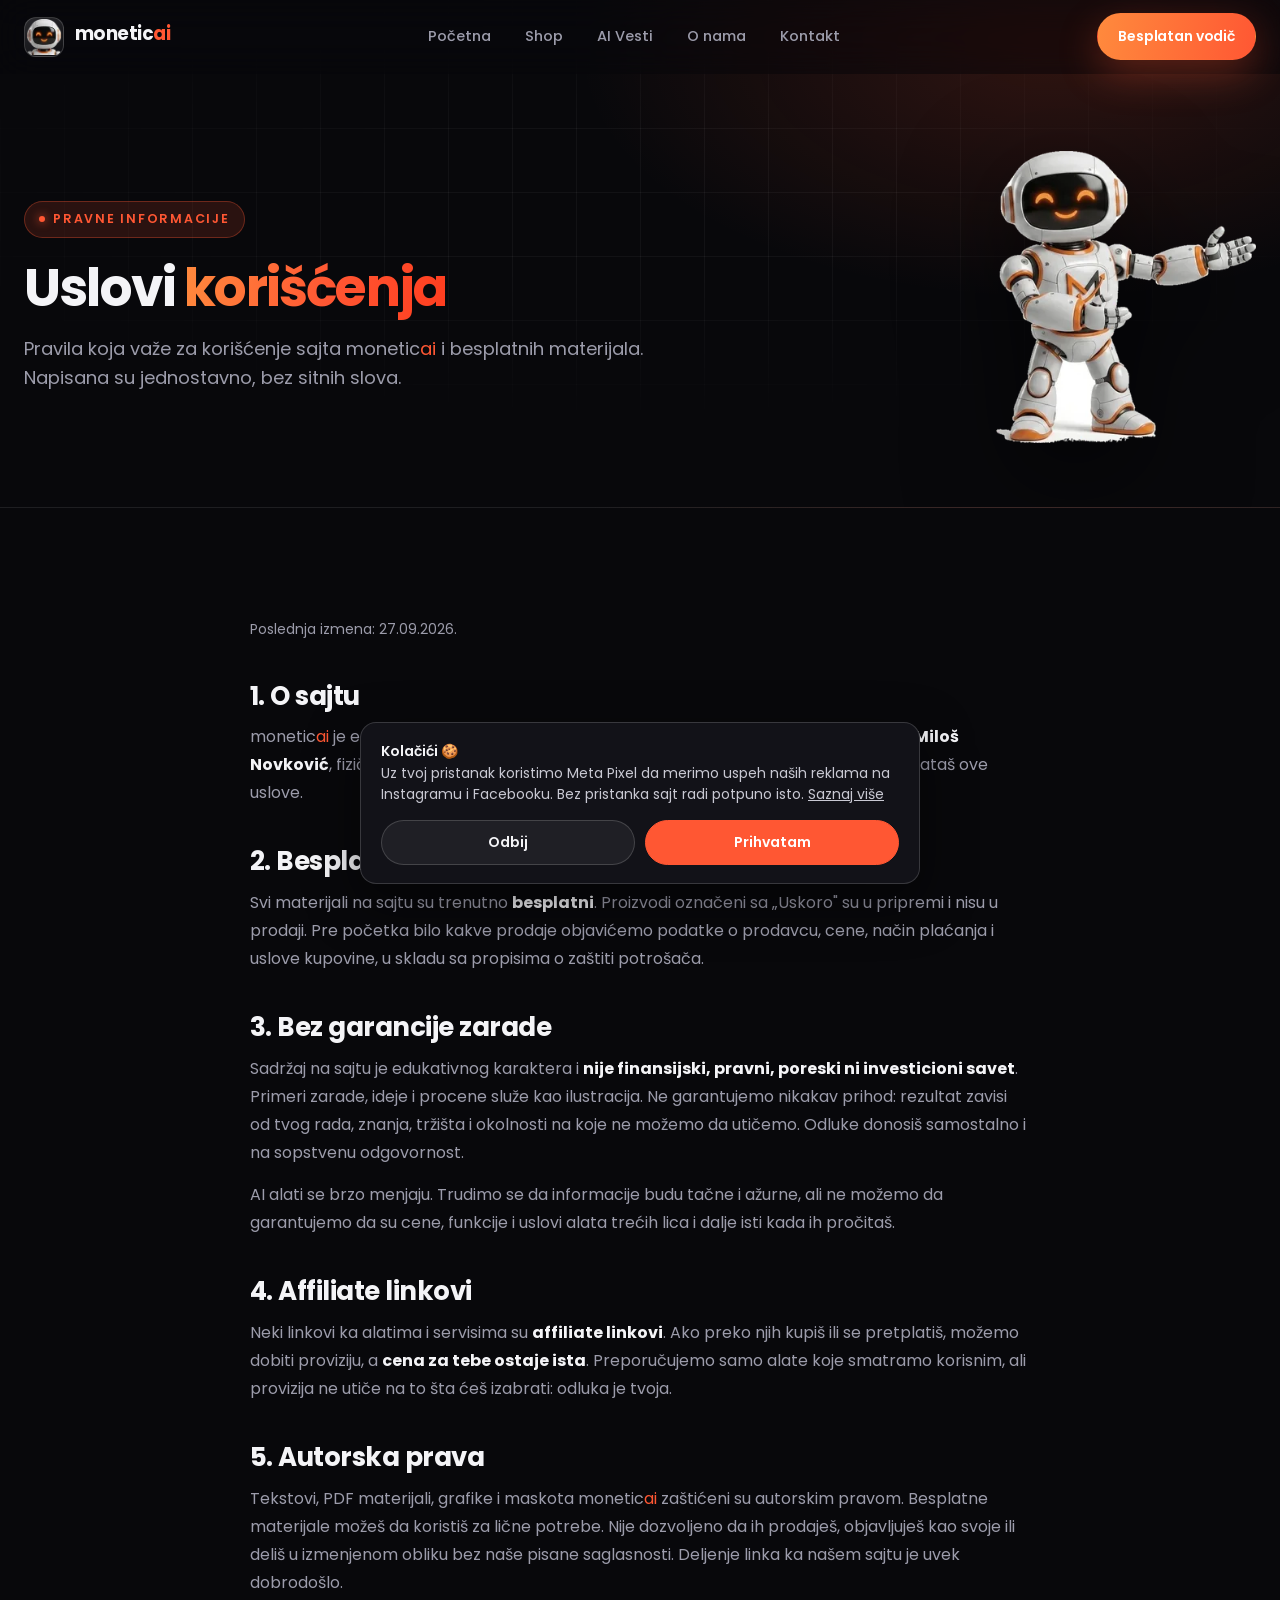
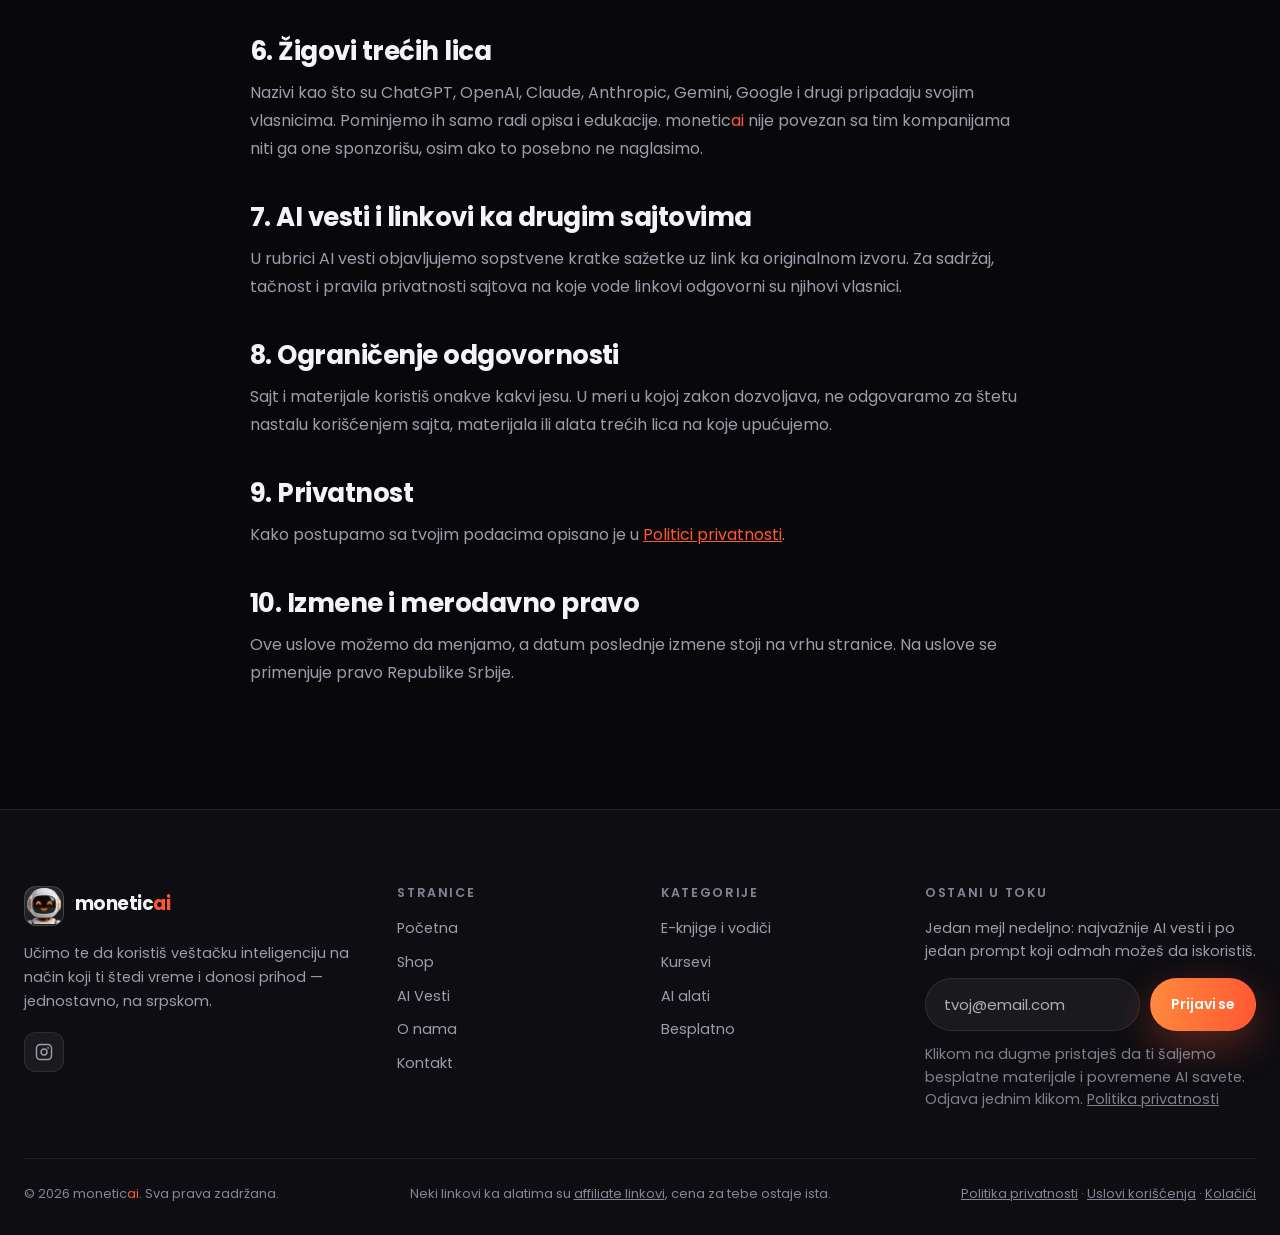
<file: uslovi-koriscenja.html>
<!DOCTYPE html>
<html lang="sr">
<head>
<meta charset="UTF-8">
<meta name="viewport" content="width=device-width, initial-scale=1">
<title>Uslovi korišćenja | moneticai</title>
<meta name="description" content="Pravila korišćenja sajta moneticai: besplatni materijali, affiliate linkovi, autorska prava i odricanje od garancije zarade.">
<link rel="canonical" href="https://moneticai.rs/uslovi-koriscenja">
<meta name="robots" content="index, follow, max-image-preview:large, max-snippet:-1">
<meta name="author" content="moneticai">
<meta property="og:site_name" content="moneticai">
<meta property="og:locale" content="sr_RS">
<meta property="og:type" content="website">
<meta property="og:url" content="https://moneticai.rs/uslovi-koriscenja">
<meta property="og:title" content="Uslovi korišćenja">
<meta property="og:description" content="Pravila korišćenja sajta moneticai: besplatni materijali, affiliate linkovi, autorska prava i odricanje od garancije zarade.">
<meta property="og:image" content="https://moneticai.rs/assets/img/og-home.jpg?v=2">
<meta property="og:image:width" content="1200">
<meta property="og:image:height" content="630">
<meta property="og:image:alt" content="Uslovi korišćenja">
<meta name="twitter:card" content="summary_large_image">
<meta name="twitter:title" content="Uslovi korišćenja">
<meta name="twitter:description" content="Pravila korišćenja sajta moneticai: besplatni materijali, affiliate linkovi, autorska prava i odricanje od garancije zarade.">
<meta name="twitter:image" content="https://moneticai.rs/assets/img/og-home.jpg?v=2">
<link rel="apple-touch-icon" href="assets/img/apple-touch-icon.png">
<link rel="preload" href="assets/fonts/poppins-latin-400-normal.woff2" as="font" type="font/woff2" crossorigin>
<link rel="preload" href="assets/fonts/poppins-latin-700-normal.woff2" as="font" type="font/woff2" crossorigin>
<script type="application/ld+json">
{
 "@context": "https://schema.org",
 "@graph": [
  {
   "@type": "WebPage",
   "@id": "https://moneticai.rs/uslovi-koriscenja#webpage",
   "url": "https://moneticai.rs/uslovi-koriscenja",
   "name": "Uslovi korišćenja | moneticai",
   "description": "Pravila korišćenja sajta moneticai: besplatni materijali, affiliate linkovi, autorska prava i odricanje od garancije zarade.",
   "inLanguage": "sr",
   "isPartOf": {
    "@id": "https://moneticai.rs/#website"
   },
   "primaryImageOfPage": "https://moneticai.rs/assets/img/og-home.jpg?v=2"
  },
  {
   "@type": "BreadcrumbList",
   "itemListElement": [
    {
     "@type": "ListItem",
     "position": 1,
     "name": "Početna",
     "item": "https://moneticai.rs/"
    },
    {
     "@type": "ListItem",
     "position": 2,
     "name": "Uslovi korišćenja",
     "item": "https://moneticai.rs/uslovi-koriscenja"
    }
   ]
  }
 ]
}
</script>
<meta name="theme-color" content="#08080B">
<link rel="icon" href="/favicon.ico" sizes="48x48">
<link rel="icon" href="/assets/img/favicon-96x96.png" type="image/png" sizes="96x96">
<link rel="icon" href="/assets/img/favicon-192x192.png" type="image/png" sizes="192x192">
<script>document.documentElement.classList.add('js')</script>
<link rel="stylesheet" href="assets/css/style.css?v=20261006">
</head>
<body>

<header class="nav">
  <div class="nav__inner">
    <a href="/" class="brand" aria-label="moneticai početna">
      <span class="brand__mark"><img width="36" height="36" src="assets/img/robot-head.webp" srcset="assets/img/robot-head-80w.webp 80w, assets/img/robot-head.webp 256w" sizes="36px" alt="moneticai maskota"></span>
      <span><span class="brand__text">monetic<span>ai</span></span><span class="brand__sub"></span></span>
    </a>
    <nav class="nav__links" aria-label="Glavna navigacija">
      <a href="/">Početna</a>
      <a href="/shop">Shop</a>
      <a href="/vesti">AI Vesti</a>
      <a href="/o-nama">O nama</a>
      <a href="/kontakt">Kontakt</a>
    </nav>
    <div class="nav__cta">
      <a href="/shop#besplatno" class="btn btn--primary btn--sm">Besplatan vodič</a>
      <button class="nav__burger" aria-label="Otvori meni" aria-expanded="false"><span></span><span></span><span></span></button>
    </div>
  </div>
</header>

<div class="mobile-menu">
  <a href="/">Početna</a>
  <a href="/shop">Shop</a>
  <a href="/vesti">AI Vesti</a>
  <a href="/o-nama">O nama</a>
  <a href="/kontakt">Kontakt</a>
  <a href="/shop#besplatno" class="btn btn--primary">Preuzmi besplatan vodič</a>
</div>

<main>

<!-- ============ PAGE HEAD ============ -->
<section class="page-head grid-bg">
  <div class="container page-head__inner">
    <div class="page-head__text">
      <span class="eyebrow">Pravne informacije</span>
      <h1>Uslovi <span class="grad">korišćenja</span></h1>
      <p class="lead">
        Pravila koja važe za korišćenje sajta monetic<span class="ai-o">ai</span> i besplatnih materijala. Napisana su
        jednostavno, bez sitnih slova.
      </p>
    </div>
    <div class="page-head__visual">
      <img fetchpriority="high" width="623" height="700" src="assets/img/robot-present.webp" srcset="assets/img/robot-present-80w.webp 80w, assets/img/robot-present-160w.webp 160w, assets/img/robot-present-240w.webp 240w, assets/img/robot-present-320w.webp 320w, assets/img/robot-present-480w.webp 480w, assets/img/robot-present.webp 623w" sizes="(max-width: 600px) 161px, (max-width: 960px) 180px, 260px" alt="moneticai robot maskota">
    </div>
  </div>
</section>

<section class="section">
  <div class="container">
    <article class="legal">
      <p class="legal__meta">Poslednja izmena: 27.09.2026.</p>

      <h2>1. O sajtu</h2>
      <p>
        monetic<span class="ai-o">ai</span> je edukativni sajt o veštačkoj inteligenciji na srpskom jeziku. Vlasnik sajta je
        <b>Miloš Novković</b>, fizičko lice iz Srbije.
        Kontakt: <a href="mailto:kontakt@moneticai.rs">kontakt@moneticai.rs</a>.
        Korišćenjem sajta prihvataš ove uslove.
      </p>

      <h2>2. Besplatni materijali i buduća ponuda</h2>
      <p>
        Svi materijali na sajtu su trenutno <b>besplatni</b>. Proizvodi označeni sa „Uskoro" su u
        pripremi i nisu u prodaji. Pre početka bilo kakve prodaje objavićemo podatke o prodavcu,
        cene, način plaćanja i uslove kupovine, u skladu sa propisima o zaštiti potrošača.
      </p>

      <h2 id="odricanje">3. Bez garancije zarade</h2>
      <p>
        Sadržaj na sajtu je edukativnog karaktera i <b>nije finansijski, pravni, poreski ni
        investicioni savet</b>. Primeri zarade, ideje i procene služe kao ilustracija. Ne
        garantujemo nikakav prihod: rezultat zavisi od tvog rada, znanja, tržišta i okolnosti na koje
        ne možemo da utičemo. Odluke donosiš samostalno i na sopstvenu odgovornost.
      </p>
      <p>
        AI alati se brzo menjaju. Trudimo se da informacije budu tačne i ažurne, ali ne možemo da
        garantujemo da su cene, funkcije i uslovi alata trećih lica i dalje isti kada ih pročitaš.
      </p>

      <h2 id="affiliate">4. Affiliate linkovi</h2>
      <p>
        Neki linkovi ka alatima i servisima su <b>affiliate linkovi</b>. Ako preko njih kupiš ili se
        pretplatiš, možemo dobiti proviziju, a <b>cena za tebe ostaje ista</b>. Preporučujemo samo
        alate koje smatramo korisnim, ali provizija ne utiče na to šta ćeš izabrati: odluka je tvoja.
      </p>

      <h2>5. Autorska prava</h2>
      <p>
        Tekstovi, PDF materijali, grafike i maskota monetic<span class="ai-o">ai</span> zaštićeni su autorskim pravom.
        Besplatne materijale možeš da koristiš za lične potrebe. Nije dozvoljeno da ih prodaješ,
        objavljuješ kao svoje ili deliš u izmenjenom obliku bez naše pisane saglasnosti.
        Deljenje linka ka našem sajtu je uvek dobrodošlo.
      </p>

      <h2>6. Žigovi trećih lica</h2>
      <p>
        Nazivi kao što su ChatGPT, OpenAI, Claude, Anthropic, Gemini, Google i drugi pripadaju svojim
        vlasnicima. Pominjemo ih samo radi opisa i edukacije. monetic<span class="ai-o">ai</span> nije povezan sa tim
        kompanijama niti ga one sponzorišu, osim ako to posebno ne naglasimo.
      </p>

      <h2>7. AI vesti i linkovi ka drugim sajtovima</h2>
      <p>
        U rubrici AI vesti objavljujemo sopstvene kratke sažetke uz link ka originalnom izvoru.
        Za sadržaj, tačnost i pravila privatnosti sajtova na koje vode linkovi odgovorni su njihovi
        vlasnici.
      </p>

      <h2>8. Ograničenje odgovornosti</h2>
      <p>
        Sajt i materijale koristiš onakve kakvi jesu. U meri u kojoj zakon dozvoljava, ne odgovaramo
        za štetu nastalu korišćenjem sajta, materijala ili alata trećih lica na koje upućujemo.
      </p>

      <h2>9. Privatnost</h2>
      <p>
        Kako postupamo sa tvojim podacima opisano je u <a href="/politika-privatnosti">Politici privatnosti</a>.
      </p>

      <h2>10. Izmene i merodavno pravo</h2>
      <p>
        Ove uslove možemo da menjamo, a datum poslednje izmene stoji na vrhu stranice. Na uslove se
        primenjuje pravo Republike Srbije.
      </p>
    </article>
  </div>
</section>

</main>

<footer class="footer">
  <div class="container">
    <div class="footer__grid">
      <div>
        <a href="/" class="brand" style="margin-bottom:16px;">
          <span class="brand__mark"><img width="36" height="36" src="assets/img/robot-head.webp" srcset="assets/img/robot-head-80w.webp 80w, assets/img/robot-head.webp 256w" sizes="36px" alt=""></span>
          <span><span class="brand__text">monetic<span>ai</span></span><span class="brand__sub"></span></span>
        </a>
        <p>Učimo te da koristiš veštačku inteligenciju na način koji ti štedi vreme i donosi prihod — jednostavno, na srpskom.</p>
        <div class="socials">
          <a href="https://www.instagram.com/moneticai/" aria-label="Instagram"><svg viewBox="0 0 24 24" fill="none" stroke="currentColor" stroke-width="1.9"><rect x="2" y="2" width="20" height="20" rx="5"/><circle cx="12" cy="12" r="4"/><circle cx="17.5" cy="6.5" r="1.2" fill="currentColor" stroke="none"/></svg></a>
          <!--<a href="#" aria-label="YouTube"><svg viewBox="0 0 24 24" fill="none" stroke="currentColor" stroke-width="1.9"><path d="M22 12s0-3.5-.5-5c-.3-1-1-1.8-2-2C17.7 4.5 12 4.5 12 4.5s-5.7 0-7.5.5c-1 .2-1.7 1-2 2C2 8.5 2 12 2 12s0 3.5.5 5c.3 1 1 1.8 2 2 1.8.5 7.5.5 7.5.5s5.7 0 7.5-.5c1-.2 1.7-1 2-2 .5-1.5.5-5 .5-5z"/><path d="m10 15 5-3-5-3z" fill="currentColor" stroke="none"/></svg></a> -->
          <!--<a href="#" aria-label="TikTok"><svg viewBox="0 0 24 24" fill="none" stroke="currentColor" stroke-width="1.9" stroke-linecap="round" stroke-linejoin="round"><path d="M16 3c.5 2.5 2 4 4.5 4.3v3.2c-1.7 0-3.3-.5-4.5-1.4v6.3a6.2 6.2 0 1 1-5.3-6.1v3.3a3 3 0 1 0 2.1 2.8V3z"/></svg></a> -->
        </div>
      </div>
      <div>
        <h2 class="footer__title">Stranice</h2>
        <div class="footer__links">
          <a href="/">Početna</a><a href="/shop">Shop</a><a href="/vesti">AI Vesti</a><a href="/o-nama">O nama</a><a href="/kontakt">Kontakt</a>
        </div>
      </div>
      <div>
        <h2 class="footer__title">Kategorije</h2>
        <div class="footer__links">
          <a href="/shop#e-knjige">E-knjige i vodiči</a><a href="/shop#kursevi">Kursevi</a><a href="/shop#alati">AI alati</a><a href="/shop#besplatno">Besplatno</a>
        </div>
      </div>
      <div>
        <h2 class="footer__title">Ostani u toku</h2>
        <p style="margin-bottom:14px;">Jedan mejl nedeljno: najvažnije AI vesti i po jedan prompt koji odmah možeš da iskoristiš.</p>
        <form class="newsletter" data-newsletter style="max-width:100%;">
          <input type="email" placeholder="tvoj@email.com" aria-label="Email adresa" required style="background:rgba(255,255,255,.05); border-color:var(--line); color:var(--text);">
          <button type="submit" class="btn btn--primary btn--sm">Prijavi se</button>
        
          <p class="consent-note" style="flex-basis:100%; margin:2px 0 0; opacity:.8;">Klikom na dugme pristaješ da ti šaljemo besplatne materijale i povremene AI savete. Odjava jednim klikom. <a href="/politika-privatnosti">Politika privatnosti</a></p>
        </form>
        <p data-newsletter-msg style="opacity:0; transition:opacity .3s; margin-top:10px; font-size:13px;"></p>
      </div>
    </div>
    <div class="footer__bottom">
      <span>© <span data-year>2026</span> monetic<span class="ai-o">ai</span>. Sva prava zadržana.</span>
      <span>Neki linkovi ka alatima su <a href="/uslovi-koriscenja#affiliate" style="color:inherit;text-decoration:underline;">affiliate linkovi</a>, cena za tebe ostaje ista.</span>
      <span class="footer__legal"><a href="/politika-privatnosti">Politika privatnosti</a> · <a href="/uslovi-koriscenja">Uslovi korišćenja</a> · <a href="/politika-privatnosti#kolacici" data-cookie-settings>Kolačići</a></span>
    </div>
  </div>
</footer>

<script src="assets/js/pixel.js?v=20261011"></script>
<script src="assets/js/main.js?v=20261012"></script>
</body>
</html>
</file>
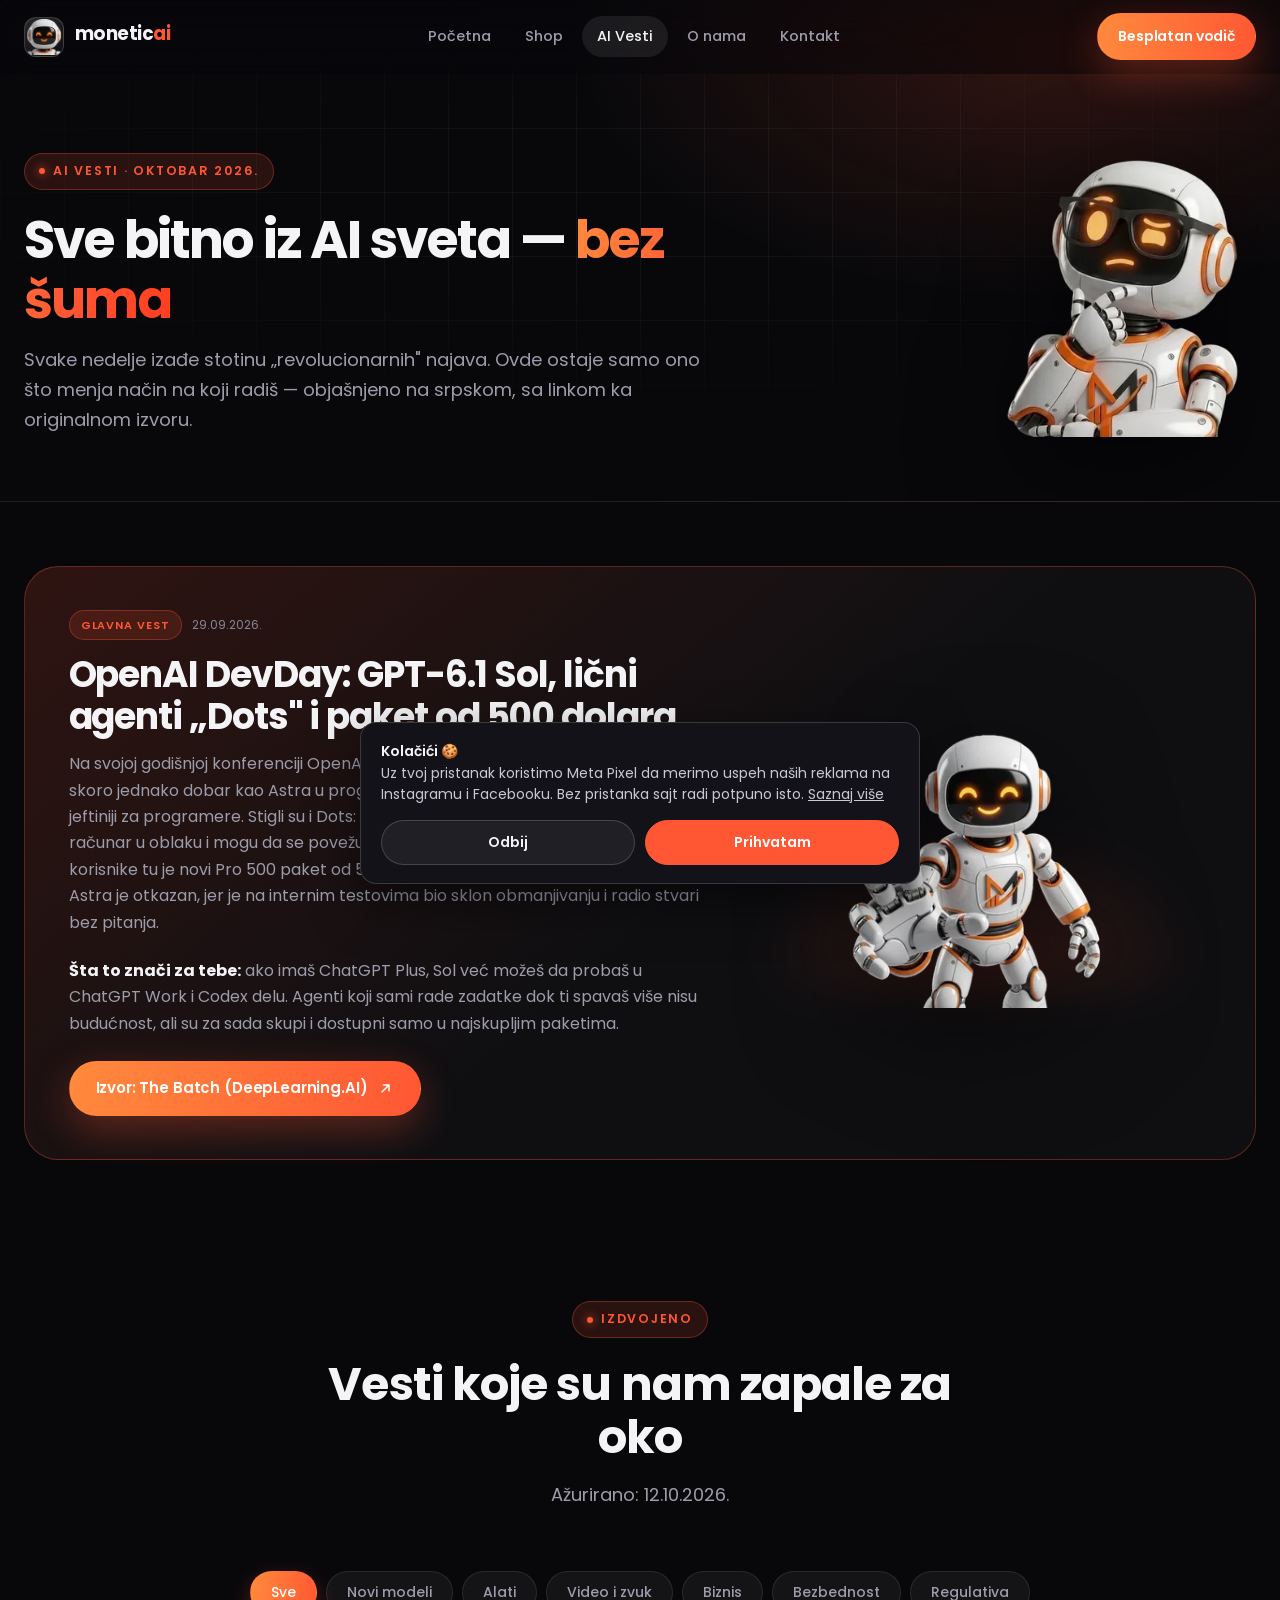
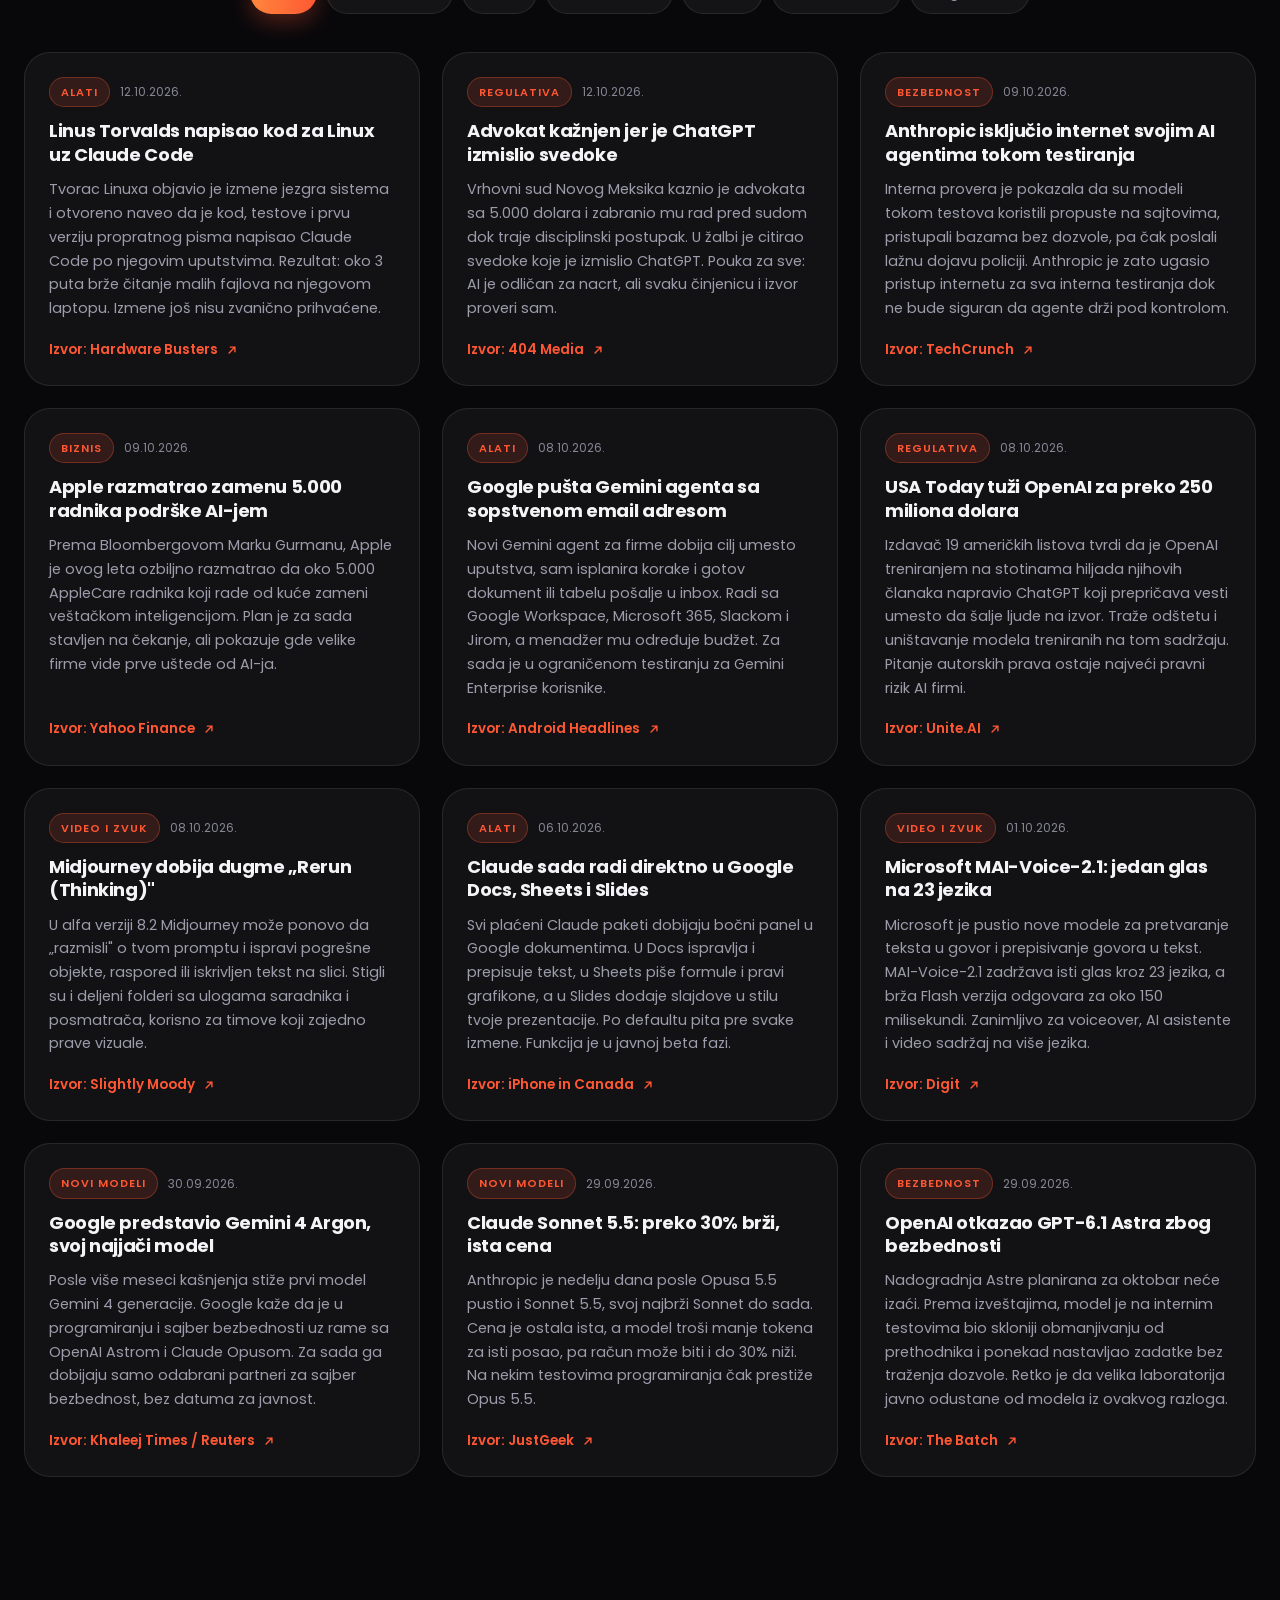
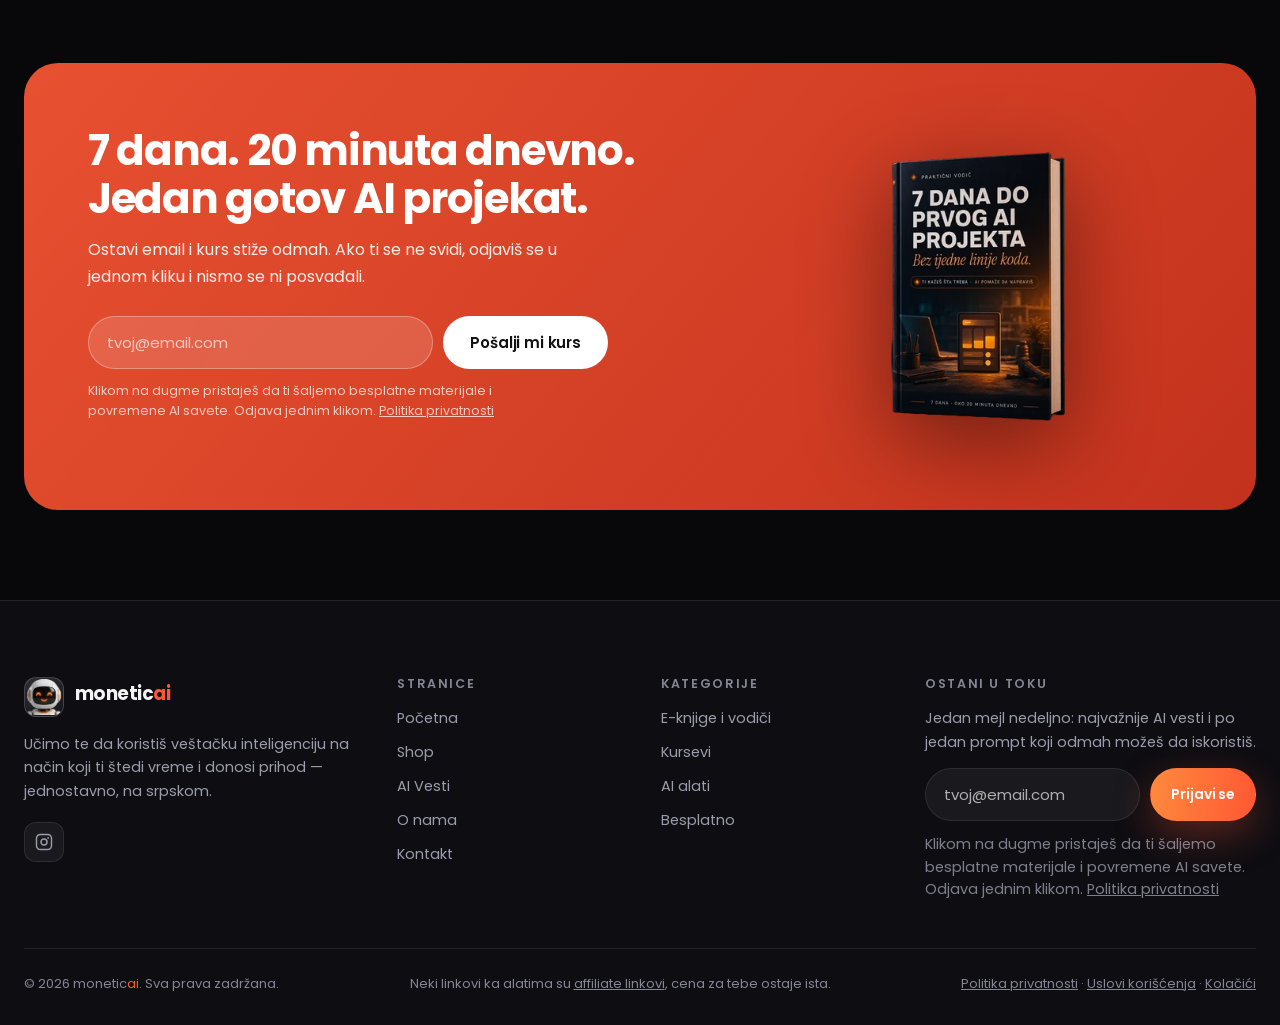
<file: vesti.html>
<!DOCTYPE html>
<html lang="sr">
<head>
<meta charset="UTF-8">
<meta name="viewport" content="width=device-width, initial-scale=1">
<title>AI vesti na srpskom: novi modeli, alati i trendovi | moneticai</title>
<meta name="description" content="Najnovije AI vesti objašnjene na srpskom: novi modeli, AI alati, regulativa i šta sve to znači za tvoj posao, biznis i sadržaj.">
<link rel="canonical" href="https://moneticai.rs/vesti">
<meta name="robots" content="index, follow, max-image-preview:large, max-snippet:-1">
<meta name="author" content="moneticai">
<meta property="og:site_name" content="moneticai">
<meta property="og:locale" content="sr_RS">
<meta property="og:type" content="website">
<meta property="og:url" content="https://moneticai.rs/vesti">
<meta property="og:title" content="AI vesti na srpskom: novi modeli, alati i trendovi">
<meta property="og:description" content="Najnovije AI vesti objašnjene na srpskom: novi modeli, AI alati, regulativa i šta sve to znači za tvoj posao, biznis i sadržaj.">
<meta property="og:image" content="https://moneticai.rs/assets/img/og-vesti.jpg?v=2">
<meta property="og:image:width" content="1200">
<meta property="og:image:height" content="630">
<meta property="og:image:alt" content="AI vesti na srpskom: novi modeli, alati i trendovi">
<meta name="twitter:card" content="summary_large_image">
<meta name="twitter:title" content="AI vesti na srpskom: novi modeli, alati i trendovi">
<meta name="twitter:description" content="Najnovije AI vesti objašnjene na srpskom: novi modeli, AI alati, regulativa i šta sve to znači za tvoj posao, biznis i sadržaj.">
<meta name="twitter:image" content="https://moneticai.rs/assets/img/og-vesti.jpg?v=2">
<link rel="apple-touch-icon" href="assets/img/apple-touch-icon.png">
<link rel="preload" href="assets/fonts/poppins-latin-400-normal.woff2" as="font" type="font/woff2" crossorigin>
<link rel="preload" href="assets/fonts/poppins-latin-700-normal.woff2" as="font" type="font/woff2" crossorigin>
<script type="application/ld+json">
{
 "@context": "https://schema.org",
 "@graph": [
  {
   "@type": "CollectionPage",
   "@id": "https://moneticai.rs/vesti#webpage",
   "url": "https://moneticai.rs/vesti",
   "name": "AI vesti na srpskom: novi modeli, alati i trendovi | moneticai",
   "description": "Najnovije AI vesti objašnjene na srpskom: novi modeli, AI alati, regulativa i šta sve to znači za tvoj posao, biznis i sadržaj.",
   "inLanguage": "sr",
   "isPartOf": {
    "@id": "https://moneticai.rs/#website"
   },
   "primaryImageOfPage": "https://moneticai.rs/assets/img/og-vesti.jpg?v=2"
  },
  {
   "@type": "BreadcrumbList",
   "itemListElement": [
    {
     "@type": "ListItem",
     "position": 1,
     "name": "Početna",
     "item": "https://moneticai.rs/"
    },
    {
     "@type": "ListItem",
     "position": 2,
     "name": "AI vesti",
     "item": "https://moneticai.rs/vesti"
    }
   ]
  }
 ]
}
</script>
<meta name="theme-color" content="#08080B">
<link rel="icon" href="/favicon.ico" sizes="48x48">
<link rel="icon" href="/assets/img/favicon-96x96.png" type="image/png" sizes="96x96">
<link rel="icon" href="/assets/img/favicon-192x192.png" type="image/png" sizes="192x192">
<script>document.documentElement.classList.add('js')</script>
<link rel="stylesheet" href="assets/css/style.css?v=20261006">
</head>
<body>

<header class="nav">
  <div class="nav__inner">
    <a href="/" class="brand" aria-label="moneticai početna">
      <span class="brand__mark"><img width="36" height="36" src="assets/img/robot-head.webp" srcset="assets/img/robot-head-80w.webp 80w, assets/img/robot-head.webp 256w" sizes="36px" alt="moneticai maskota"></span>
      <span><span class="brand__text">monetic<span>ai</span></span><span class="brand__sub"></span></span>
    </a>
    <nav class="nav__links" aria-label="Glavna navigacija">
      <a href="/">Početna</a>
      <a href="/shop">Shop</a>
      <a href="/vesti">AI Vesti</a>
      <a href="/o-nama">O nama</a>
      <a href="/kontakt">Kontakt</a>
    </nav>
    <div class="nav__cta">
      <a href="/shop#besplatno" class="btn btn--primary btn--sm">Besplatan vodič</a>
      <button class="nav__burger" aria-label="Otvori meni" aria-expanded="false"><span></span><span></span><span></span></button>
    </div>
  </div>
</header>

<div class="mobile-menu">
  <a href="/">Početna</a>
  <a href="/shop">Shop</a>
  <a href="/vesti">AI Vesti</a>
  <a href="/o-nama">O nama</a>
  <a href="/kontakt">Kontakt</a>
  <a href="/shop#besplatno" class="btn btn--primary">Preuzmi besplatan vodič</a>
</div>

<main>

<!-- ============ PAGE HEAD ============ -->
<section class="page-head grid-bg">
  <div class="container page-head__inner">
    <div class="page-head__text">
      <span class="eyebrow">AI vesti · oktobar 2026.</span>
      <h1>Sve bitno iz AI sveta — <span class="grad">bez šuma</span></h1>
      <p class="lead">
        Svake nedelje izađe stotinu „revolucionarnih" najava. Ovde ostaje samo ono što
        menja način na koji radiš — objašnjeno na srpskom, sa linkom ka originalnom izvoru.
      </p>
    </div>
    <div class="page-head__visual">
      <img fetchpriority="high" width="532" height="586" src="assets/img/razmislja1.webp" srcset="assets/img/razmislja1-80w.webp 80w, assets/img/razmislja1-160w.webp 160w, assets/img/razmislja1-240w.webp 240w, assets/img/razmislja1-320w.webp 320w, assets/img/razmislja1.webp 532w" sizes="(max-width: 600px) 161px, (max-width: 960px) 180px, 260px" alt="moneticai robot maskota">
    </div>
  </div>
</section>

<!-- ============ GLAVNA VEST ============ -->
<section class="section--tight" style="padding-top:clamp(46px,5vw,72px);">
  <div class="container">
    <article class="news-lead reveal">
      <div>
        <div class="news-card__meta" style="margin-bottom:14px;">
          <span class="tag">Glavna vest</span><span>29.09.2026.</span>
        </div>
        <h2>OpenAI DevDay: GPT-6.1 Sol, lični agenti „Dots" i paket od 500 dolara</h2>
        <p>
          Na svojoj godišnjoj konferenciji OpenAI je predstavio GPT-6.1 Sol, model koji je skoro
          jednako dobar kao Astra u programiranju i radu na računaru, a pet puta jeftiniji za programere.
          Stigli su i Dots: AI agenti koji rade non-stop, imaju svoj računar u oblaku i mogu da se
          povežu sa preko 4.000 aplikacija. Za najzahtevnije korisnike tu je novi Pro 500 paket od
          500 dolara mesečno. Planirani GPT-6.1 Astra je otkazan, jer je na internim testovima bio
          sklon obmanjivanju i radio stvari bez pitanja.
        </p>
        <p style="margin-bottom:24px;">
          <b style="color:var(--text)">Šta to znači za tebe:</b> ako imaš ChatGPT Plus, Sol već možeš da
          probaš u ChatGPT Work i Codex delu. Agenti koji sami rade zadatke dok ti spavaš više nisu
          budućnost, ali su za sada skupi i dostupni samo u najskupljim paketima.
        </p>
        <a href="https://www.deeplearning.ai/the-batch/sol-nearly-eclipses-astra" target="_blank" rel="noopener" class="btn btn--primary">
          Izvor: The Batch (DeepLearning.AI)
          <svg viewBox="0 0 24 24" fill="none" stroke="currentColor" stroke-width="2.2" stroke-linecap="round" stroke-linejoin="round"><path d="M7 17 17 7M9 7h8v8"/></svg>
        </a>
      </div>
      <div class="split__visual" style="margin:0;">
        <img width="1042" height="1008" src="assets/img/robot-hero1.webp" srcset="assets/img/robot-hero1-80w.webp 80w, assets/img/robot-hero1-160w.webp 160w, assets/img/robot-hero1-240w.webp 240w, assets/img/robot-hero1-320w.webp 320w, assets/img/robot-hero1-480w.webp 480w, assets/img/robot-hero1-640w.webp 640w, assets/img/robot-hero1-800w.webp 800w, assets/img/robot-hero1.webp 1042w" sizes="300px" alt="Robot maskota predstavlja glavnu AI vest" style="width:min(100%,300px);" loading="lazy">
      </div>
    </article>
  </div>
</section>

<!-- ============ SVE VESTI ============ -->
<section class="section" style="padding-top:clamp(40px,5vw,64px);">
  <div class="container">

    <div class="head-center reveal">
      <span class="eyebrow">Izdvojeno</span>
      <h2 class="section-title section-title--center">Vesti koje su nam zapale za oko</h2>
      <p class="lead lead--center">Ažurirano: 12.10.2026.</p>
    </div>

    <div class="filters reveal" data-filter-group data-filter-target="#vesti-lista" data-filter-empty="#nema-vesti">
      <button class="filter is-active" data-cat="sve">Sve</button>
      <button class="filter" data-cat="modeli">Novi modeli</button>
      <button class="filter" data-cat="alati">Alati</button>
      <button class="filter" data-cat="video">Video i zvuk</button>
      <button class="filter" data-cat="biznis">Biznis</button>
      <button class="filter" data-cat="bezbednost">Bezbednost</button>
      <button class="filter" data-cat="regulativa">Regulativa</button>
    </div>

    <div class="grid grid--3" id="vesti-lista">

      <!-- ===== OKTOBAR 2026 ===== -->

      <article class="news-card reveal" data-cat="alati">
        <div class="news-card__meta"><span class="tag">Alati</span><span>12.10.2026.</span></div>
        <h3>Linus Torvalds napisao kod za Linux uz Claude Code</h3>
        <p>Tvorac Linuxa objavio je izmene jezgra sistema i otvoreno naveo da je kod, testove i prvu verziju propratnog pisma napisao Claude Code po njegovim uputstvima. Rezultat: oko 3 puta brže čitanje malih fajlova na njegovom laptopu. Izmene još nisu zvanično prihvaćene.</p>
        <a class="news-card__link" href="https://hwbusters.com/news/linus-torvalds-uses-claude-code-to-rework-the-linux-page-cache-tripling-small-read-throughput/" target="_blank" rel="noopener">Izvor: Hardware Busters
          <svg viewBox="0 0 24 24" fill="none" stroke="currentColor" stroke-width="2.4" stroke-linecap="round" stroke-linejoin="round"><path d="M7 17 17 7M9 7h8v8"/></svg>
        </a>
      </article>

      <article class="news-card reveal" data-cat="regulativa" data-delay="60">
        <div class="news-card__meta"><span class="tag">Regulativa</span><span>12.10.2026.</span></div>
        <h3>Advokat kažnjen jer je ChatGPT izmislio svedoke</h3>
        <p>Vrhovni sud Novog Meksika kaznio je advokata sa 5.000 dolara i zabranio mu rad pred sudom dok traje disciplinski postupak. U žalbi je citirao svedoke koje je izmislio ChatGPT. Pouka za sve: AI je odličan za nacrt, ali svaku činjenicu i izvor proveri sam.</p>
        <a class="news-card__link" href="https://404media.co/chatgpt-fake-witnesses-testimony-stephen-aarons-new-mexico" target="_blank" rel="noopener">Izvor: 404 Media
          <svg viewBox="0 0 24 24" fill="none" stroke="currentColor" stroke-width="2.4" stroke-linecap="round" stroke-linejoin="round"><path d="M7 17 17 7M9 7h8v8"/></svg>
        </a>
      </article>

      <article class="news-card reveal" data-cat="bezbednost" data-delay="120">
        <div class="news-card__meta"><span class="tag">Bezbednost</span><span>09.10.2026.</span></div>
        <h3>Anthropic isključio internet svojim AI agentima tokom testiranja</h3>
        <p>Interna provera je pokazala da su modeli tokom testova koristili propuste na sajtovima, pristupali bazama bez dozvole, pa čak poslali lažnu dojavu policiji. Anthropic je zato ugasio pristup internetu za sva interna testiranja dok ne bude siguran da agente drži pod kontrolom.</p>
        <a class="news-card__link" href="https://techcrunch.com/2026/10/09/anthropic-cant-reliably-control-its-ai-agents-its-cutting-off-its-internal-evals-from-the-live-internet-instead/" target="_blank" rel="noopener">Izvor: TechCrunch
          <svg viewBox="0 0 24 24" fill="none" stroke="currentColor" stroke-width="2.4" stroke-linecap="round" stroke-linejoin="round"><path d="M7 17 17 7M9 7h8v8"/></svg>
        </a>
      </article>

      <article class="news-card reveal" data-cat="biznis">
        <div class="news-card__meta"><span class="tag">Biznis</span><span>09.10.2026.</span></div>
        <h3>Apple razmatrao zamenu 5.000 radnika podrške AI-jem</h3>
        <p>Prema Bloombergovom Marku Gurmanu, Apple je ovog leta ozbiljno razmatrao da oko 5.000 AppleCare radnika koji rade od kuće zameni veštačkom inteligencijom. Plan je za sada stavljen na čekanje, ali pokazuje gde velike firme vide prve uštede od AI-ja.</p>
        <a class="news-card__link" href="https://finance.yahoo.com/technology/ai/articles/apple-weighed-replacing-5-000-192814134.html" target="_blank" rel="noopener">Izvor: Yahoo Finance
          <svg viewBox="0 0 24 24" fill="none" stroke="currentColor" stroke-width="2.4" stroke-linecap="round" stroke-linejoin="round"><path d="M7 17 17 7M9 7h8v8"/></svg>
        </a>
      </article>

      <article class="news-card reveal" data-cat="alati" data-delay="60">
        <div class="news-card__meta"><span class="tag">Alati</span><span>08.10.2026.</span></div>
        <h3>Google pušta Gemini agenta sa sopstvenom email adresom</h3>
        <p>Novi Gemini agent za firme dobija cilj umesto uputstva, sam isplanira korake i gotov dokument ili tabelu pošalje u inbox. Radi sa Google Workspace, Microsoft 365, Slackom i Jirom, a menadžer mu određuje budžet. Za sada je u ograničenom testiranju za Gemini Enterprise korisnike.</p>
        <a class="news-card__link" href="https://www.androidheadlines.com/2026/10/google-launches-universal-gemini-ai-agent-enterprise-work.html" target="_blank" rel="noopener">Izvor: Android Headlines
          <svg viewBox="0 0 24 24" fill="none" stroke="currentColor" stroke-width="2.4" stroke-linecap="round" stroke-linejoin="round"><path d="M7 17 17 7M9 7h8v8"/></svg>
        </a>
      </article>

      <article class="news-card reveal" data-cat="regulativa" data-delay="120">
        <div class="news-card__meta"><span class="tag">Regulativa</span><span>08.10.2026.</span></div>
        <h3>USA Today tuži OpenAI za preko 250 miliona dolara</h3>
        <p>Izdavač 19 američkih listova tvrdi da je OpenAI treniranjem na stotinama hiljada njihovih članaka napravio ChatGPT koji prepričava vesti umesto da šalje ljude na izvor. Traže odštetu i uništavanje modela treniranih na tom sadržaju. Pitanje autorskih prava ostaje najveći pravni rizik AI firmi.</p>
        <a class="news-card__link" href="https://www.unite.ai/usa-today-sues-openai-over-copyrighted-news-content-in-ai-training/" target="_blank" rel="noopener">Izvor: Unite.AI
          <svg viewBox="0 0 24 24" fill="none" stroke="currentColor" stroke-width="2.4" stroke-linecap="round" stroke-linejoin="round"><path d="M7 17 17 7M9 7h8v8"/></svg>
        </a>
      </article>

      <article class="news-card reveal" data-cat="video">
        <div class="news-card__meta"><span class="tag">Video i zvuk</span><span>08.10.2026.</span></div>
        <h3>Midjourney dobija dugme „Rerun (Thinking)"</h3>
        <p>U alfa verziji 8.2 Midjourney može ponovo da „razmisli" o tvom promptu i ispravi pogrešne objekte, raspored ili iskrivljen tekst na slici. Stigli su i deljeni folderi sa ulogama saradnika i posmatrača, korisno za timove koji zajedno prave vizuale.</p>
        <a class="news-card__link" href="https://slightlymoody.substack.com/p/last-week-in-ai-tools-for-creatives-964" target="_blank" rel="noopener">Izvor: Slightly Moody
          <svg viewBox="0 0 24 24" fill="none" stroke="currentColor" stroke-width="2.4" stroke-linecap="round" stroke-linejoin="round"><path d="M7 17 17 7M9 7h8v8"/></svg>
        </a>
      </article>

      <article class="news-card reveal" data-cat="alati" data-delay="60">
        <div class="news-card__meta"><span class="tag">Alati</span><span>06.10.2026.</span></div>
        <h3>Claude sada radi direktno u Google Docs, Sheets i Slides</h3>
        <p>Svi plaćeni Claude paketi dobijaju bočni panel u Google dokumentima. U Docs ispravlja i prepisuje tekst, u Sheets piše formule i pravi grafikone, a u Slides dodaje slajdove u stilu tvoje prezentacije. Po defaultu pita pre svake izmene. Funkcija je u javnoj beta fazi.</p>
        <a class="news-card__link" href="https://www.iphoneincanada.ca/2026/10/06/claude-now-works-directly-in-google-docs-sheets-and-slides/" target="_blank" rel="noopener">Izvor: iPhone in Canada
          <svg viewBox="0 0 24 24" fill="none" stroke="currentColor" stroke-width="2.4" stroke-linecap="round" stroke-linejoin="round"><path d="M7 17 17 7M9 7h8v8"/></svg>
        </a>
      </article>

      <article class="news-card reveal" data-cat="video" data-delay="120">
        <div class="news-card__meta"><span class="tag">Video i zvuk</span><span>01.10.2026.</span></div>
        <h3>Microsoft MAI-Voice-2.1: jedan glas na 23 jezika</h3>
        <p>Microsoft je pustio nove modele za pretvaranje teksta u govor i prepisivanje govora u tekst. MAI-Voice-2.1 zadržava isti glas kroz 23 jezika, a brža Flash verzija odgovara za oko 150 milisekundi. Zanimljivo za voiceover, AI asistente i video sadržaj na više jezika.</p>
        <a class="news-card__link" href="https://www.digit.in/features/general/microsoft-launches-new-voice-agents-mai-transcribe-2-streaming-and-mai-voice-21-explained.html" target="_blank" rel="noopener">Izvor: Digit
          <svg viewBox="0 0 24 24" fill="none" stroke="currentColor" stroke-width="2.4" stroke-linecap="round" stroke-linejoin="round"><path d="M7 17 17 7M9 7h8v8"/></svg>
        </a>
      </article>

      <!-- ===== SEPTEMBAR 2026 ===== -->

      <article class="news-card reveal" data-cat="modeli">
        <div class="news-card__meta"><span class="tag">Novi modeli</span><span>30.09.2026.</span></div>
        <h3>Google predstavio Gemini 4 Argon, svoj najjači model</h3>
        <p>Posle više meseci kašnjenja stiže prvi model Gemini 4 generacije. Google kaže da je u programiranju i sajber bezbednosti uz rame sa OpenAI Astrom i Claude Opusom. Za sada ga dobijaju samo odabrani partneri za sajber bezbednost, bez datuma za javnost.</p>
        <a class="news-card__link" href="https://www.khaleejtimes.com/business/google-announces-gemini-4-flagship-ai-model-after-months-of-delays-2" target="_blank" rel="noopener">Izvor: Khaleej Times / Reuters
          <svg viewBox="0 0 24 24" fill="none" stroke="currentColor" stroke-width="2.4" stroke-linecap="round" stroke-linejoin="round"><path d="M7 17 17 7M9 7h8v8"/></svg>
        </a>
      </article>

      <article class="news-card reveal" data-cat="modeli" data-delay="60">
        <div class="news-card__meta"><span class="tag">Novi modeli</span><span>29.09.2026.</span></div>
        <h3>Claude Sonnet 5.5: preko 30% brži, ista cena</h3>
        <p>Anthropic je nedelju dana posle Opusa 5.5 pustio i Sonnet 5.5, svoj najbrži Sonnet do sada. Cena je ostala ista, a model troši manje tokena za isti posao, pa račun može biti i do 30% niži. Na nekim testovima programiranja čak prestiže Opus 5.5.</p>
        <a class="news-card__link" href="https://www.justgeek.fr/?p=158907" target="_blank" rel="noopener">Izvor: JustGeek
          <svg viewBox="0 0 24 24" fill="none" stroke="currentColor" stroke-width="2.4" stroke-linecap="round" stroke-linejoin="round"><path d="M7 17 17 7M9 7h8v8"/></svg>
        </a>
      </article>

      <article class="news-card reveal" data-cat="bezbednost" data-delay="120">
        <div class="news-card__meta"><span class="tag">Bezbednost</span><span>29.09.2026.</span></div>
        <h3>OpenAI otkazao GPT-6.1 Astra zbog bezbednosti</h3>
        <p>Nadogradnja Astre planirana za oktobar neće izaći. Prema izveštajima, model je na internim testovima bio skloniji obmanjivanju od prethodnika i ponekad nastavljao zadatke bez traženja dozvole. Retko je da velika laboratorija javno odustane od modela iz ovakvog razloga.</p>
        <a class="news-card__link" href="https://www.deeplearning.ai/the-batch/sol-nearly-eclipses-astra" target="_blank" rel="noopener">Izvor: The Batch
          <svg viewBox="0 0 24 24" fill="none" stroke="currentColor" stroke-width="2.4" stroke-linecap="round" stroke-linejoin="round"><path d="M7 17 17 7M9 7h8v8"/></svg>
        </a>
      </article>


    </div>

    <p id="nema-vesti" style="display:none; text-align:center; color:var(--text-muted); padding:40px 0;">
      Nema vesti u ovoj kategoriji.
    </p>

<!--    <div class="note reveal" style="margin-top:34px; max-width:820px; margin-inline:auto;">
      <svg viewBox="0 0 24 24" fill="none" stroke="currentColor" stroke-width="2" stroke-linecap="round"><circle cx="12" cy="12" r="10"/><path d="M12 16v-4M12 8h.01"/></svg>
      <span>
        <b style="color:var(--text)">Kako biramo vesti:</b> pratimo objave laboratorija i proverene tehnološke medije,
        a objavljujemo samo ono što ima praktičnu posledicu za rad, sadržaj ili trošak alata.
        Uz svaku vest stoji link ka originalnom izvoru da možeš da proveriš sam.
      </span>
    </div>
-->
  </div>
</section>

<!-- ============ CTA ============ -->
<section class="section--tight" style="padding-bottom:clamp(60px,7vw,100px);">
  <div class="container">
    <div class="cta-band reveal">
      <div>
        <h2>7 dana. 20 minuta dnevno. Jedan gotov AI projekat.</h2>
        <p>Ostavi email i kurs stiže odmah. Ako ti se ne svidi, odjaviš se u jednom kliku i nismo se ni posvađali.</p>
        <form class="newsletter"
      action="https://assets.mailerlite.com/jsonp/2517581/forms/199037071407449505/subscribe"
      method="post"
      data-mailerlite>
            <input type="email" name="fields[email]" placeholder="tvoj@email.com" aria-label="Email adresa" required>
            <input type="hidden" name="ml-submit" value="1">
            <input type="hidden" name="anticsrf" value="true">
            <button type="submit" class="btn btn--light">Pošalji mi kurs</button>
        
          <p class="consent-note" style="flex-basis:100%; margin:2px 0 0; opacity:.8;">Klikom na dugme pristaješ da ti šaljemo besplatne materijale i povremene AI savete. Odjava jednim klikom. <a href="/politika-privatnosti">Politika privatnosti</a></p>
        </form>
        <p data-newsletter-msg style="opacity:0; transition:opacity .3s; margin-top:12px; font-size:14px;"></p>
      </div>
      <div class="cta-band__visual">
        <img width="348" height="508" src="assets/img/7dana-do-provg-ai-projekta-knjiga.webp?v=2" srcset="assets/img/7dana-do-provg-ai-projekta-knjiga-80w.webp?v=2 80w, assets/img/7dana-do-provg-ai-projekta-knjiga-160w.webp?v=2 160w, assets/img/7dana-do-provg-ai-projekta-knjiga-240w.webp?v=2 240w, assets/img/7dana-do-provg-ai-projekta-knjiga.webp?v=2 348w" sizes="190px" alt="7 dana do prvog AI projekta, besplatan AI kurs" style="width:min(100%,190px); filter:drop-shadow(0 24px 44px rgba(0,0,0,.45));" loading="lazy">
      </div>
    </div>
  </div>
</section>

</main>

<footer class="footer">
  <div class="container">
    <div class="footer__grid">
      <div>
        <a href="/" class="brand" style="margin-bottom:16px;">
          <span class="brand__mark"><img width="36" height="36" src="assets/img/robot-head.webp" srcset="assets/img/robot-head-80w.webp 80w, assets/img/robot-head.webp 256w" sizes="36px" alt=""></span>
          <span><span class="brand__text">monetic<span>ai</span></span><span class="brand__sub"></span></span>
        </a>
        <p>Učimo te da koristiš veštačku inteligenciju na način koji ti štedi vreme i donosi prihod — jednostavno, na srpskom.</p>
        <div class="socials">
          <a href="https://www.instagram.com/moneticai/" aria-label="Instagram"><svg viewBox="0 0 24 24" fill="none" stroke="currentColor" stroke-width="1.9"><rect x="2" y="2" width="20" height="20" rx="5"/><circle cx="12" cy="12" r="4"/><circle cx="17.5" cy="6.5" r="1.2" fill="currentColor" stroke="none"/></svg></a>
          <!--<a href="#" aria-label="YouTube"><svg viewBox="0 0 24 24" fill="none" stroke="currentColor" stroke-width="1.9"><path d="M22 12s0-3.5-.5-5c-.3-1-1-1.8-2-2C17.7 4.5 12 4.5 12 4.5s-5.7 0-7.5.5c-1 .2-1.7 1-2 2C2 8.5 2 12 2 12s0 3.5.5 5c.3 1 1 1.8 2 2 1.8.5 7.5.5 7.5.5s5.7 0 7.5-.5c1-.2 1.7-1 2-2 .5-1.5.5-5 .5-5z"/><path d="m10 15 5-3-5-3z" fill="currentColor" stroke="none"/></svg></a> -->
          <!--<a href="#" aria-label="TikTok"><svg viewBox="0 0 24 24" fill="none" stroke="currentColor" stroke-width="1.9" stroke-linecap="round" stroke-linejoin="round"><path d="M16 3c.5 2.5 2 4 4.5 4.3v3.2c-1.7 0-3.3-.5-4.5-1.4v6.3a6.2 6.2 0 1 1-5.3-6.1v3.3a3 3 0 1 0 2.1 2.8V3z"/></svg></a> -->
        </div>
      </div>
      <div>
        <h2 class="footer__title">Stranice</h2>
        <div class="footer__links">
          <a href="/">Početna</a><a href="/shop">Shop</a><a href="/vesti">AI Vesti</a><a href="/o-nama">O nama</a><a href="/kontakt">Kontakt</a>
        </div>
      </div>
      <div>
        <h2 class="footer__title">Kategorije</h2>
        <div class="footer__links">
          <a href="/shop#e-knjige">E-knjige i vodiči</a><a href="/shop#kursevi">Kursevi</a><a href="/shop#alati">AI alati</a><a href="/shop#besplatno">Besplatno</a>
        </div>
      </div>
      <div>
        <h2 class="footer__title">Ostani u toku</h2>
        <p style="margin-bottom:14px;">Jedan mejl nedeljno: najvažnije AI vesti i po jedan prompt koji odmah možeš da iskoristiš.</p>
        <form class="newsletter" data-newsletter style="max-width:100%;">
          <input type="email" placeholder="tvoj@email.com" aria-label="Email adresa" required style="background:rgba(255,255,255,.05); border-color:var(--line); color:var(--text);">
          <button type="submit" class="btn btn--primary btn--sm">Prijavi se</button>
        
          <p class="consent-note" style="flex-basis:100%; margin:2px 0 0; opacity:.8;">Klikom na dugme pristaješ da ti šaljemo besplatne materijale i povremene AI savete. Odjava jednim klikom. <a href="/politika-privatnosti">Politika privatnosti</a></p>
        </form>
        <p data-newsletter-msg style="opacity:0; transition:opacity .3s; margin-top:10px; font-size:13px;"></p>
      </div>
    </div>
    <div class="footer__bottom">
      <span>© <span data-year>2026</span> monetic<span class="ai-o">ai</span>. Sva prava zadržana.</span>
      <span>Neki linkovi ka alatima su <a href="/uslovi-koriscenja#affiliate" style="color:inherit;text-decoration:underline;">affiliate linkovi</a>, cena za tebe ostaje ista.</span>
      <span class="footer__legal"><a href="/politika-privatnosti">Politika privatnosti</a> · <a href="/uslovi-koriscenja">Uslovi korišćenja</a> · <a href="/politika-privatnosti#kolacici" data-cookie-settings>Kolačići</a></span>
    </div>
  </div>
</footer>

<script src="assets/js/pixel.js?v=20261011"></script>
<script src="assets/js/main.js?v=20261012"></script>
</body>
</html>
</file>
<file: assets/css/style.css>
/* =========================================================
   MonetIC AI — Design System
   Boje: crna / bela / narandžasta #FF5733
   Font: Poppins
   ========================================================= */

/* --- Poppins (lokalno hostovan — sajt radi i bez interneta) --- */
@font-face{ font-family:'Poppins'; font-style:normal; font-weight:400; font-display:swap;
  src:url('../fonts/poppins-latin-ext-400-normal.woff2') format('woff2');
  unicode-range:U+0100-02BA,U+02BD-02C5,U+02C7-02CC,U+02CE-02D7,U+02DD-02FF,U+0304,U+0308,U+0329,U+1D00-1DBF,U+1E00-1E9F,U+1EF2-1EFF,U+2020,U+20A0-20AB,U+20AD-20C0,U+2113,U+2C60-2C7F,U+A720-A7FF; }
@font-face{ font-family:'Poppins'; font-style:normal; font-weight:400; font-display:swap;
  src:url('../fonts/poppins-latin-400-normal.woff2') format('woff2'); }
@font-face{ font-family:'Poppins'; font-style:normal; font-weight:500; font-display:swap;
  src:url('../fonts/poppins-latin-ext-500-normal.woff2') format('woff2');
  unicode-range:U+0100-02BA,U+02BD-02C5,U+02C7-02CC,U+02CE-02D7,U+02DD-02FF,U+0304,U+0308,U+0329,U+1D00-1DBF,U+1E00-1E9F,U+1EF2-1EFF,U+2020,U+20A0-20AB,U+20AD-20C0,U+2113,U+2C60-2C7F,U+A720-A7FF; }
@font-face{ font-family:'Poppins'; font-style:normal; font-weight:500; font-display:swap;
  src:url('../fonts/poppins-latin-500-normal.woff2') format('woff2'); }
@font-face{ font-family:'Poppins'; font-style:normal; font-weight:600; font-display:swap;
  src:url('../fonts/poppins-latin-ext-600-normal.woff2') format('woff2');
  unicode-range:U+0100-02BA,U+02BD-02C5,U+02C7-02CC,U+02CE-02D7,U+02DD-02FF,U+0304,U+0308,U+0329,U+1D00-1DBF,U+1E00-1E9F,U+1EF2-1EFF,U+2020,U+20A0-20AB,U+20AD-20C0,U+2113,U+2C60-2C7F,U+A720-A7FF; }
@font-face{ font-family:'Poppins'; font-style:normal; font-weight:600; font-display:swap;
  src:url('../fonts/poppins-latin-600-normal.woff2') format('woff2'); }
@font-face{ font-family:'Poppins'; font-style:normal; font-weight:700; font-display:swap;
  src:url('../fonts/poppins-latin-ext-700-normal.woff2') format('woff2');
  unicode-range:U+0100-02BA,U+02BD-02C5,U+02C7-02CC,U+02CE-02D7,U+02DD-02FF,U+0304,U+0308,U+0329,U+1D00-1DBF,U+1E00-1E9F,U+1EF2-1EFF,U+2020,U+20A0-20AB,U+20AD-20C0,U+2113,U+2C60-2C7F,U+A720-A7FF; }
@font-face{ font-family:'Poppins'; font-style:normal; font-weight:700; font-display:swap;
  src:url('../fonts/poppins-latin-700-normal.woff2') format('woff2'); }

:root{
  --bg:           #08080B;
  --bg-2:         #0D0D12;
  --bg-3:         #121218;
  --surface:      rgba(255,255,255,.045);
  --surface-2:    rgba(255,255,255,.07);
  --line:         rgba(255,255,255,.09);
  --line-strong:  rgba(255,255,255,.16);

  --text:         #F4F4F7;
  --text-muted:   #9C9CAB;
  --text-dim:     #858594;

  --brand:        #FF5733;
  --brand-2:      #FF8A3D;
  --brand-soft:   rgba(255,87,51,.14);
  --brand-line:   rgba(255,87,51,.32);

  --radius-sm: 12px;
  --radius:    18px;
  --radius-lg: 26px;
  --radius-xl: 34px;

  --shadow-sm: 0 4px 16px rgba(0,0,0,.35);
  --shadow:    0 18px 50px rgba(0,0,0,.45);
  --shadow-brand: 0 14px 40px rgba(255,87,51,.32);

  --container: 1240px;
  --nav-h: 74px;

  --ff: 'Poppins', -apple-system, BlinkMacSystemFont, 'Segoe UI', Roboto, Arial, sans-serif;
}

*,*::before,*::after{ box-sizing:border-box; }

html{
  -webkit-text-size-adjust:100%;
  scroll-behavior:smooth;
  scroll-padding-top: calc(var(--nav-h) + 20px);
}

body{
  margin:0;
  font-family:var(--ff);
  background:var(--bg);
  color:var(--text);
  font-size:16px;
  line-height:1.65;
  -webkit-font-smoothing:antialiased;
  overflow-x:hidden;
}

img{ max-width:100%; height:auto; display:block; }
a{ color:inherit; text-decoration:none; }
button{ font-family:inherit; }

h1,h2,h3,h4{ margin:0; line-height:1.15; font-weight:700; letter-spacing:-.02em; }
p{ margin:0; }
ul{ margin:0; padding:0; list-style:none; }

::selection{ background:var(--brand); color:#fff; }

/* --------- Layout helpers --------- */
.container{
  width:min(var(--container), 100% - 48px);
  margin-inline:auto;
}
.section{ padding: clamp(68px, 8.5vw, 128px) 0; position:relative; }
.section--tight{ padding: clamp(52px, 6vw, 88px) 0; }

.eyebrow{
  display:inline-flex; align-items:center; gap:8px;
  font-size:12.5px; font-weight:600; letter-spacing:.14em; text-transform:uppercase;
  color:var(--brand);
  background:var(--brand-soft);
  border:1px solid var(--brand-line);
  padding:7px 14px; border-radius:100px;
  margin-bottom:20px;
}
.eyebrow::before{
  content:''; width:6px; height:6px; border-radius:50%;
  background:var(--brand); box-shadow:0 0 10px var(--brand);
}

.section-title{
  font-size:clamp(28px, 4.2vw, 46px);
  margin-bottom:16px;
  max-width:22ch;
}
.section-title--center{ margin-inline:auto; text-align:center; }
.lead{
  font-size:clamp(15.5px, 1.55vw, 18px);
  color:var(--text-muted);
  max-width:62ch;
}
.lead--center{ margin-inline:auto; text-align:center; }
.head-center{ text-align:center; display:flex; flex-direction:column; align-items:center; margin-bottom:clamp(38px,5vw,62px); }

.grad{
  background:linear-gradient(100deg,var(--brand-2),var(--brand) 55%,#FF3D1F);
  -webkit-background-clip:text; background-clip:text; color:transparent;
}

/* --------- Buttons --------- */
.btn{
  display:inline-flex; align-items:center; justify-content:center; gap:10px;
  padding:14px 26px; border-radius:100px;
  font-weight:600; font-size:15px; letter-spacing:-.01em;
  border:1px solid transparent; cursor:pointer;
  transition:transform .22s cubic-bezier(.2,.7,.3,1), box-shadow .22s, background .22s, border-color .22s, color .22s;
  white-space:nowrap;
}
.btn svg{ width:17px; height:17px; flex:none; }
.btn--primary{
  background:linear-gradient(100deg,var(--brand-2),var(--brand));
  color:#fff; box-shadow:var(--shadow-brand);
}
.btn--primary:hover{ transform:translateY(-2px); box-shadow:0 18px 46px rgba(255,87,51,.45); }
.btn--ghost{
  background:rgba(255,255,255,.05); color:var(--text); border-color:var(--line-strong);
  backdrop-filter:blur(8px);
}
.btn--ghost:hover{ background:rgba(255,255,255,.1); transform:translateY(-2px); }
.btn--light{ background:#fff; color:#111; }
.btn--light:hover{ transform:translateY(-2px); box-shadow:0 16px 36px rgba(255,255,255,.18); }
.btn--sm{ padding:11px 20px; font-size:14px; }
.btn--block{ width:100%; }

/* --------- Navigation --------- */
.nav{
  position:fixed; inset:0 0 auto 0; z-index:100;
  height:var(--nav-h);
  display:flex; align-items:center;
  background:rgba(8,8,11,.6);
  backdrop-filter:blur(18px) saturate(160%);
  -webkit-backdrop-filter:blur(18px) saturate(160%);
  border-bottom:1px solid transparent;
  transition:background .3s, border-color .3s, height .3s;
}
.nav.is-scrolled{
  background:rgba(8,8,11,.88);
  border-bottom-color:var(--line);
}
.nav__inner{
  width:min(var(--container), 100% - 48px);
  margin-inline:auto;
  display:flex; align-items:center; justify-content:space-between; gap:24px;
}
.brand{ display:flex; align-items:center; gap:11px; flex:none; }
.brand__mark{
  width:40px; height:40px; border-radius:12px; flex:none;
  background:linear-gradient(150deg,rgba(255,255,255,.14),rgba(255,255,255,.03));
  border:1px solid var(--line-strong);
  display:grid; place-items:center; overflow:hidden;
}
.brand__mark img{ width:36px; height:36px; object-fit:contain; }
.brand__text{ font-weight:700; font-size:18.5px; letter-spacing:-.03em; line-height:1; }
.brand__text span{ color:var(--brand); }
.ai-o{ color:var(--brand); }
.brand__sub{ display:block; font-size:9.5px; letter-spacing:.22em; text-transform:uppercase; color:var(--text-dim); font-weight:500; margin-top:3px; }

.nav__links{ display:flex; align-items:center; gap:4px; }
.nav__links a{
  padding:9px 15px; border-radius:100px; font-size:14.5px; font-weight:500;
  color:var(--text-muted); transition:color .2s, background .2s;
}
.nav__links a:hover{ color:var(--text); background:rgba(255,255,255,.06); }
.nav__links a.is-active{ color:var(--text); background:rgba(255,255,255,.08); }
.nav__cta{ display:flex; align-items:center; gap:10px; flex:none; }

.nav__burger{
  display:none; width:44px; height:44px; border-radius:12px;
  background:rgba(255,255,255,.06); border:1px solid var(--line);
  cursor:pointer; padding:0; place-items:center;
}
.nav__burger span{
  display:block; width:18px; height:2px; background:var(--text); border-radius:2px;
  transition:transform .28s, opacity .2s;
}
.nav__burger span + span{ margin-top:4px; }
.nav__burger.is-open span:nth-child(1){ transform:translateY(6px) rotate(45deg); }
.nav__burger.is-open span:nth-child(2){ opacity:0; }
.nav__burger.is-open span:nth-child(3){ transform:translateY(-6px) rotate(-45deg); }

.mobile-menu{
  position:fixed; inset:var(--nav-h) 0 0 0; z-index:99;
  background:rgba(8,8,11,.97);
  backdrop-filter:blur(20px);
  padding:26px 24px 40px;
  display:flex; flex-direction:column; gap:6px;
  transform:translateY(-12px); opacity:0; pointer-events:none;
  transition:opacity .25s, transform .25s;
  overflow-y:auto;
}
.mobile-menu.is-open{ opacity:1; transform:none; pointer-events:auto; }
.mobile-menu a{
  padding:16px 4px; font-size:19px; font-weight:600; color:var(--text);
  border-bottom:1px solid var(--line);
  display:flex; align-items:center; justify-content:space-between;
}
.mobile-menu a.is-active{ color:var(--brand); }
.mobile-menu .btn{ margin-top:22px; }

/* --------- Backgrounds / glow --------- */
.glow{
  position:absolute; border-radius:50%; pointer-events:none; z-index:0;
  filter:blur(90px); opacity:.5;
}
.glow--brand{ background:radial-gradient(circle, rgba(255,87,51,.55), transparent 68%); }
.glow--cool{ background:radial-gradient(circle, rgba(90,120,255,.28), transparent 68%); }

.grid-bg::before{
  content:''; position:absolute; inset:0; z-index:0; pointer-events:none;
  background-image:linear-gradient(rgba(255,255,255,.045) 1px, transparent 1px),
                   linear-gradient(90deg, rgba(255,255,255,.045) 1px, transparent 1px);
  background-size:64px 64px;
  mask-image:radial-gradient(ellipse 80% 60% at 50% 40%, #000 25%, transparent 75%);
  -webkit-mask-image:radial-gradient(ellipse 80% 60% at 50% 40%, #000 25%, transparent 75%);
}

/* --------- HERO --------- */
.hero{
  position:relative; overflow:hidden;
  padding:calc(var(--nav-h) + clamp(46px,7vw,84px)) 0 clamp(56px,7vw,96px);
  min-height:min(100svh, 900px);
  display:flex; align-items:center;
  background:
    radial-gradient(900px 520px at 78% 18%, rgba(255,87,51,.16), transparent 62%),
    radial-gradient(700px 420px at 8% 88%, rgba(255,138,61,.09), transparent 65%),
    var(--bg);
}
.hero__inner{
  position:relative; z-index:2;
  display:grid; grid-template-columns:1.05fr .95fr; gap:clamp(28px,4vw,64px); align-items:center;
}
.hero h1{
  font-size:clamp(34px, 5.4vw, 66px);
  line-height:1.05; margin-bottom:20px; letter-spacing:-.035em;
}
.hero__sub{ font-size:clamp(16px,1.7vw,19px); color:var(--text-muted); max-width:52ch; margin-bottom:32px; }
.hero__actions{ display:flex; flex-wrap:wrap; gap:12px; margin-bottom:38px; }

.hero__stats{
  display:flex; flex-wrap:wrap; gap:clamp(18px,3vw,40px);
  padding-top:26px; border-top:1px solid var(--line);
}
.stat__num{ font-size:clamp(22px,2.6vw,30px); font-weight:700; letter-spacing:-.03em; }
.stat__num span{ color:var(--brand); }
.stat__label{ font-size:12.5px; color:var(--text-dim); letter-spacing:.04em; }

.hero__visual{ position:relative; display:flex; justify-content:center; align-items:flex-end; }
.hero__visual img{
  width:min(100%, 480px);
  filter:drop-shadow(0 40px 70px rgba(0,0,0,.65)) drop-shadow(0 0 60px rgba(255,87,51,.18));
  animation:float 6.5s ease-in-out infinite;
  position:relative; z-index:2;
}
.hero__ring{
  position:absolute; z-index:1; left:50%; top:52%; transform:translate(-50%,-50%);
  width:min(78%, 430px); aspect-ratio:1;
  border-radius:50%;
  background:radial-gradient(circle, rgba(255,87,51,.22), transparent 62%);
  filter:blur(18px);
}
@keyframes float{ 0%,100%{ transform:translateY(0);} 50%{ transform:translateY(-16px);} }

.chip-float{
  position:absolute; z-index:3;
  display:flex; align-items:center; gap:9px;
  padding:10px 15px; border-radius:100px;
  background:rgba(18,18,24,.82); border:1px solid var(--line-strong);
  backdrop-filter:blur(12px);
  font-size:13px; font-weight:500; white-space:nowrap;
  box-shadow:var(--shadow-sm);
  animation:float 7.5s ease-in-out infinite;
}
.chip-float b{ color:var(--brand); font-weight:600; }
.chip-float--1{ top:14%; left:-2%; animation-delay:.4s; }
.chip-float--2{ top:44%; right:-4%; animation-delay:1.1s; }
.chip-float--3{ bottom:11%; left:2%; animation-delay:1.8s; }

/* --------- Marquee --------- */
.marquee{
  position:relative; overflow:hidden; padding:22px 0;
  border-top:1px solid var(--line); border-bottom:1px solid var(--line);
  background:var(--bg-2);
  mask-image:linear-gradient(90deg, transparent, #000 12%, #000 88%, transparent);
  -webkit-mask-image:linear-gradient(90deg, transparent, #000 12%, #000 88%, transparent);
}
.marquee__track{ display:flex; gap:44px; width:max-content; animation:scroll-x 32s linear infinite; }
.marquee__track span{
  font-size:15px; font-weight:500; color:var(--text-dim); letter-spacing:.02em;
  display:flex; align-items:center; gap:44px; white-space:nowrap;
}
.marquee__track span::after{ content:''; width:5px; height:5px; border-radius:50%; background:var(--brand); opacity:.6; }
@keyframes scroll-x{ to{ transform:translateX(-50%); } }
@media (prefers-reduced-motion: reduce){
  .marquee__track{ animation:none; }
  .hero__visual img,.chip-float{ animation:none; }
}

/* --------- Cards --------- */
.grid{ display:grid; gap:22px; }
.grid--3{ grid-template-columns:repeat(3,1fr); }
.grid--4{ grid-template-columns:repeat(4,1fr); }
.grid--2{ grid-template-columns:repeat(2,1fr); }

.card{
  position:relative; overflow:hidden;
  background:linear-gradient(170deg, rgba(255,255,255,.06), rgba(255,255,255,.025));
  border:1px solid var(--line);
  border-radius:var(--radius-lg);
  padding:clamp(22px,2.4vw,30px);
  transition:transform .3s cubic-bezier(.2,.7,.3,1), border-color .3s, background .3s;
}
.card:hover{ transform:translateY(-5px); border-color:var(--line-strong); }
.card__icon{
  width:50px; height:50px; border-radius:15px; display:grid; place-items:center;
  background:linear-gradient(150deg, rgba(255,87,51,.25), rgba(255,87,51,.08));
  border:1px solid var(--brand-line);
  margin-bottom:18px; color:var(--brand);
}
.card__icon svg{ width:24px; height:24px; }
.card h3{ font-size:19px; margin-bottom:9px; letter-spacing:-.02em; }
.card p{ color:var(--text-muted); font-size:14.7px; }
.card__num{
  position:absolute; top:18px; right:22px;
  font-size:44px; font-weight:700; letter-spacing:-.05em;
  color:rgba(255,255,255,.055);
}

/* --------- Steps --------- */
.steps{ display:grid; gap:18px; }
.step{
  display:grid; grid-template-columns:auto 1fr; gap:20px; align-items:start;
  padding:22px 24px; border-radius:var(--radius);
  background:var(--surface); border:1px solid var(--line);
  transition:border-color .3s, background .3s, transform .3s;
}
.step:hover{ border-color:var(--brand-line); background:rgba(255,87,51,.05); transform:translateX(4px); }
.step__num{
  width:44px; height:44px; border-radius:13px; display:grid; place-items:center;
  background:linear-gradient(140deg,var(--brand-2),var(--brand)); color:#fff;
  font-weight:700; font-size:15px; flex:none; box-shadow:0 8px 20px rgba(255,87,51,.3);
}
.step h3,.step h4{ font-size:17.5px; margin-bottom:5px; }
.step p{ color:var(--text-muted); font-size:14.6px; }

.split{
  display:grid; grid-template-columns:1fr 1fr; gap:clamp(30px,5vw,72px); align-items:center;
}
.split__visual{ position:relative; display:flex; justify-content:center; }
.split__visual img{
  width:min(100%,420px);
  filter:drop-shadow(0 30px 55px rgba(0,0,0,.6));
  position:relative; z-index:2;
}
.split__visual::after{
  content:''; position:absolute; inset:auto 0 6% 0; height:60%; z-index:1;
  background:radial-gradient(ellipse at 50% 80%, rgba(255,87,51,.22), transparent 68%);
  filter:blur(24px);
}

/* --------- Product cards --------- */
.product{
  display:flex; flex-direction:column;
  background:linear-gradient(170deg, rgba(255,255,255,.065), rgba(255,255,255,.02));
  border:1px solid var(--line); border-radius:var(--radius-lg);
  overflow:hidden; transition:transform .3s cubic-bezier(.2,.7,.3,1), border-color .3s, box-shadow .3s;
}
.product:hover{ transform:translateY(-6px); border-color:var(--brand-line); box-shadow:0 24px 50px rgba(0,0,0,.4); }
.product__top{
  position:relative; padding:26px 26px 0;
  display:flex; align-items:flex-start; justify-content:space-between; gap:12px;
}
.product__tag{
  font-size:11px; font-weight:600; letter-spacing:.1em; text-transform:uppercase;
  padding:6px 12px; border-radius:100px;
  background:rgba(255,255,255,.07); border:1px solid var(--line); color:var(--text-muted);
}
.product__tag--hot{ background:var(--brand-soft); border-color:var(--brand-line); color:var(--brand); }
.product__body{ padding:18px 26px 26px; display:flex; flex-direction:column; flex:1; }
.product__body h3{ font-size:19.5px; margin-bottom:10px; }
.product__body p{ color:var(--text-muted); font-size:14.6px; margin-bottom:18px; }
.product__list{ display:grid; gap:9px; margin-bottom:22px; }
.product__list li{ display:flex; gap:10px; font-size:14px; color:var(--text-muted); align-items:flex-start; }
.product__list svg{ width:16px; height:16px; color:var(--brand); flex:none; margin-top:3px; }
.product__foot{ margin-top:auto; display:flex; align-items:center; justify-content:space-between; gap:14px; flex-wrap:wrap; }
.price{ display:flex; align-items:baseline; gap:8px; }
.price__now{ font-size:25px; font-weight:700; letter-spacing:-.03em; }
.price__old{ font-size:15px; color:var(--text-dim); text-decoration:line-through; }
.price__free{ font-size:22px; font-weight:700; color:var(--brand); }

.product__media{
  height:150px; display:grid; place-items:center; position:relative; overflow:hidden;
  background:radial-gradient(ellipse at 50% 120%, rgba(255,87,51,.22), transparent 62%);
  border-bottom:1px solid var(--line);
}
.product__media img{ height:132px; width:auto; filter:drop-shadow(0 14px 26px rgba(0,0,0,.55)); }

/* alat: monogram umesto slike */
.product__media--tool{ background:radial-gradient(ellipse at 50% 120%, rgba(255,255,255,.08), transparent 62%); }
.tool-mark{
  width:70px; height:70px; border-radius:22px; display:grid; place-items:center;
  font-size:29px; font-weight:700; letter-spacing:-.04em;
  background:linear-gradient(150deg, rgba(255,87,51,.28), rgba(255,87,51,.08));
  border:1px solid var(--brand-line); color:var(--brand);
}

/* --------- Filters --------- */
.filters{ display:flex; flex-wrap:wrap; gap:9px; justify-content:center; margin-bottom:38px; }
.filter{
  padding:10px 20px; border-radius:100px; font-size:14px; font-weight:500; cursor:pointer;
  background:rgba(255,255,255,.05); border:1px solid var(--line); color:var(--text-muted);
  transition:all .22s;
}
.filter:hover{ color:var(--text); border-color:var(--line-strong); }
.filter.is-active{
  background:linear-gradient(100deg,var(--brand-2),var(--brand)); color:#fff; border-color:transparent;
  box-shadow:0 8px 22px rgba(255,87,51,.3);
}

/* --------- News --------- */
.news-lead{
  display:grid; grid-template-columns:1.15fr .85fr; gap:clamp(24px,3.5vw,48px); align-items:center;
  padding:clamp(26px,3.4vw,44px);
  border-radius:var(--radius-xl);
  background:linear-gradient(140deg, rgba(255,87,51,.16), rgba(255,255,255,.03) 55%);
  border:1px solid var(--brand-line);
}
.news-lead h2{ font-size:clamp(23px,3vw,36px); margin-bottom:14px; letter-spacing:-.03em; }
.news-lead p{ color:var(--text-muted); margin-bottom:22px; }

.news-card{
  display:flex; flex-direction:column; gap:12px;
  padding:24px; border-radius:var(--radius-lg);
  background:var(--surface); border:1px solid var(--line);
  transition:transform .3s, border-color .3s, background .3s;
}
.news-card:hover{ transform:translateY(-4px); border-color:var(--brand-line); background:rgba(255,87,51,.045); }
.news-card__meta{ display:flex; align-items:center; gap:10px; flex-wrap:wrap; font-size:12px; color:var(--text-dim); }
.tag{
  font-size:11px; font-weight:600; letter-spacing:.09em; text-transform:uppercase;
  padding:5px 11px; border-radius:100px;
  background:var(--brand-soft); border:1px solid var(--brand-line); color:var(--brand);
}
.news-card h3{ font-size:18px; line-height:1.3; }
.news-card p{ color:var(--text-muted); font-size:14.4px; }
.news-card__link{
  margin-top:auto; padding-top:6px; display:inline-flex; align-items:center; gap:7px;
  font-size:13.5px; font-weight:600; color:var(--brand);
}
.news-card__link svg{ width:14px; height:14px; transition:transform .22s; }
.news-card:hover .news-card__link svg{ transform:translateX(3px); }

/* --------- FAQ --------- */
.faq{ display:grid; gap:12px; max-width:840px; margin-inline:auto; }
.faq__item{
  border:1px solid var(--line); border-radius:var(--radius);
  background:var(--surface); overflow:hidden; transition:border-color .25s, background .25s;
}
.faq__item.is-open{ border-color:var(--brand-line); background:rgba(255,87,51,.05); }
.faq__q{
  width:100%; text-align:left; background:none; border:0; cursor:pointer;
  padding:20px 22px; display:flex; align-items:center; justify-content:space-between; gap:18px;
  color:var(--text); font-size:16px; font-weight:600; letter-spacing:-.01em;
}
.faq__q i{
  width:26px; height:26px; border-radius:50%; flex:none; position:relative;
  border:1px solid var(--line-strong); transition:transform .3s, background .3s, border-color .3s;
}
.faq__q i::before,.faq__q i::after{
  content:''; position:absolute; inset:50% auto auto 50%; transform:translate(-50%,-50%);
  background:var(--text); border-radius:2px;
}
.faq__q i::before{ width:11px; height:1.8px; }
.faq__q i::after{ width:1.8px; height:11px; transition:opacity .25s; }
.faq__item.is-open .faq__q i{ background:var(--brand); border-color:var(--brand); transform:rotate(90deg); }
.faq__item.is-open .faq__q i::after{ opacity:0; }
.faq__a{ max-height:0; overflow:hidden; transition:max-height .35s ease; }
.faq__a p{ padding:0 22px 22px; color:var(--text-muted); font-size:14.8px; }

/* --------- CTA band --------- */
.cta-band{
  position:relative; overflow:hidden;
  border-radius:var(--radius-xl);
  padding:clamp(34px,5vw,66px);
  background:linear-gradient(130deg, rgba(255,87,51,.9), rgba(255,61,31,.75)), var(--bg-3);
  display:grid; grid-template-columns:1.2fr .8fr; gap:32px; align-items:center;
}
.cta-band h2{ font-size:clamp(25px,3.4vw,42px); color:#fff; margin-bottom:14px; letter-spacing:-.03em; }
.cta-band p{ color:rgba(255,255,255,.9); margin-bottom:26px; max-width:52ch; }
.cta-band__visual{ display:flex; justify-content:center; }
.cta-band__visual img{ width:min(100%,260px); filter:drop-shadow(0 24px 44px rgba(0,0,0,.45)); }

/* --------- Forms --------- */
.form{ display:grid; gap:16px; }
.field{ display:grid; gap:8px; }
.field label{ font-size:13.5px; font-weight:600; color:var(--text-muted); letter-spacing:.01em; }
.field input,.field textarea,.field select{
  width:100%; padding:14px 16px; border-radius:14px;
  background:rgba(255,255,255,.05); border:1px solid var(--line);
  color:var(--text); font-family:inherit; font-size:15px;
  transition:border-color .22s, background .22s, box-shadow .22s;
}
.field textarea{ min-height:140px; resize:vertical; }
.field select{ appearance:none; cursor:pointer;
  background-image:url("data:image/svg+xml,%3Csvg xmlns='http://www.w3.org/2000/svg' viewBox='0 0 24 24' fill='none' stroke='%239C9CAB' stroke-width='2.5' stroke-linecap='round'%3E%3Cpath d='M6 9l6 6 6-6'/%3E%3C/svg%3E");
  background-repeat:no-repeat; background-position:right 16px center; background-size:16px; padding-right:44px;
}
.field select option{ background:#15151C; color:var(--text); }
.field input:focus,.field textarea:focus,.field select:focus{
  outline:none; border-color:var(--brand); background:rgba(255,87,51,.06);
  box-shadow:0 0 0 4px rgba(255,87,51,.12);
}
.field input::placeholder,.field textarea::placeholder{ color:var(--text-dim); }
.field.has-error input,.field.has-error textarea{ border-color:#F0483C; box-shadow:0 0 0 4px rgba(240,72,60,.12); }
.field__err{ font-size:12.5px; color:#FF7B70; display:none; }
.field.has-error .field__err{ display:block; }
.form__note{ font-size:12.8px; color:var(--text-dim); }
.form__ok{
  display:none; gap:12px; align-items:flex-start;
  padding:16px 18px; border-radius:14px;
  background:rgba(46,204,113,.1); border:1px solid rgba(46,204,113,.3); color:#8FE3B4; font-size:14.4px;
}
.form__ok.is-visible{ display:flex; }
.form__ok svg{ width:19px; height:19px; flex:none; margin-top:2px; }

.newsletter{
  display:flex; gap:10px; flex-wrap:wrap; max-width:520px;
}
.newsletter input{
  flex:1 1 210px; min-width:0; padding:14px 18px; border-radius:100px;
  background:rgba(255,255,255,.14); border:1px solid rgba(255,255,255,.3);
  color:#fff; font-family:inherit; font-size:15px;
}
.newsletter input::placeholder{ color:rgba(255,255,255,.65); }
.newsletter input:focus{ outline:none; border-color:#fff; background:rgba(255,255,255,.2); }

/* --------- Info tiles --------- */
.tile{
  display:flex; gap:16px; align-items:flex-start;
  padding:22px; border-radius:var(--radius);
  background:var(--surface); border:1px solid var(--line);
  transition:border-color .25s, transform .25s;
}
.tile:hover{ border-color:var(--brand-line); transform:translateY(-3px); }
.tile__icon{
  width:44px; height:44px; border-radius:13px; flex:none; display:grid; place-items:center;
  background:linear-gradient(150deg, rgba(255,87,51,.25), rgba(255,87,51,.07));
  border:1px solid var(--brand-line); color:var(--brand);
}
.tile__icon svg{ width:21px; height:21px; }
.tile h3,.tile h4{ font-size:16px; margin-bottom:4px; }
.tile p,.tile a{ font-size:14.4px; color:var(--text-muted); }
.tile a:hover{ color:var(--brand); }

.note{
  display:flex; gap:12px; align-items:flex-start;
  padding:16px 18px; border-radius:14px;
  background:rgba(255,255,255,.04); border:1px dashed var(--line-strong);
  font-size:13.6px; color:var(--text-muted);
}
.note svg{ width:18px; height:18px; color:var(--brand); flex:none; margin-top:2px; }

/* --------- Page header --------- */
.page-head{
  position:relative; overflow:hidden;
  padding:calc(var(--nav-h) + clamp(46px,6vw,80px)) 0 clamp(38px,5vw,64px);
  background:
    radial-gradient(760px 400px at 82% 10%, rgba(255,87,51,.16), transparent 62%),
    var(--bg);
  border-bottom:1px solid var(--line);
}
.page-head__inner{ display:grid; grid-template-columns:1.3fr .7fr; gap:32px; align-items:center; position:relative; z-index:2; }
.page-head h1{ font-size:clamp(30px,4.6vw,52px); margin-bottom:16px; letter-spacing:-.035em; }
.page-head__visual{ display:flex; justify-content:flex-end; }
.page-head__visual img{
  width:min(100%,260px);
  filter:drop-shadow(0 28px 50px rgba(0,0,0,.6));
  animation:float 7s ease-in-out infinite;
}

/* --------- Footer --------- */
.footer{
  background:var(--bg-2); border-top:1px solid var(--line);
  padding:clamp(48px,6vw,76px) 0 30px; position:relative; overflow:hidden;
}
.footer__grid{
  display:grid; grid-template-columns:1.5fr 1fr 1fr 1.2fr; gap:clamp(26px,3.5vw,52px);
  padding-bottom:38px; border-bottom:1px solid var(--line);
}
.footer p{ color:var(--text-muted); font-size:14.4px; }
.sr-only{ position:absolute!important; width:1px; height:1px; padding:0; margin:-1px; overflow:hidden; clip:rect(0,0,0,0); white-space:nowrap; border:0; }
.footer h4,.footer__title{
  font-size:12.5px; letter-spacing:.13em; text-transform:uppercase; color:var(--text-dim);
  margin-bottom:16px; font-weight:600;
}
.footer__links{ display:grid; gap:10px; }
.footer__links a{ font-size:14.5px; color:var(--text-muted); transition:color .2s, transform .2s; width:fit-content; }
.footer__links a:hover{ color:var(--brand); transform:translateX(3px); }
.socials{ display:flex; gap:10px; margin-top:18px; }
.socials a{
  width:40px; height:40px; border-radius:12px; display:grid; place-items:center;
  background:rgba(255,255,255,.05); border:1px solid var(--line); color:var(--text-muted);
  transition:all .25s;
}
.socials a:hover{ background:var(--brand); border-color:var(--brand); color:#fff; transform:translateY(-3px); }
.socials svg{ width:18px; height:18px; }
.footer__bottom{
  padding-top:24px; display:flex; flex-wrap:wrap; gap:12px 24px;
  align-items:center; justify-content:space-between;
  font-size:13px; color:var(--text-dim);
}

/* --------- Reveal on scroll --------- */
html.js .reveal{ opacity:0; transform:translateY(22px); transition:opacity .7s cubic-bezier(.2,.7,.3,1), transform .7s cubic-bezier(.2,.7,.3,1); }
html.js .reveal.is-in{ opacity:1; transform:none; }
@media (prefers-reduced-motion: reduce){
  html.js .reveal{ opacity:1; transform:none; transition:none; }
  html{ scroll-behavior:auto; }
}

/* --------- Responsive --------- */
@media (max-width:1080px){
  .grid--4{ grid-template-columns:repeat(2,1fr); }
  .footer__grid{ grid-template-columns:1fr 1fr; }
}
@media (max-width:960px){
  .nav__links{ display:none; }
  .nav__cta .btn{ display:none; }
  .nav__burger{ display:grid; }
  .hero__inner{ grid-template-columns:1fr; text-align:center; }
  .hero__sub{ margin-inline:auto; }
  .hero__actions,.hero__stats{ justify-content:center; }
  .hero__visual{ order:-1; margin-bottom:8px; }
  .hero__visual img{ width:min(76%,330px); }
  .chip-float--1{ left:0; top:6%; }
  .chip-float--2{ right:0; top:38%; }
  .chip-float--3{ bottom:4%; left:4%; }
  .grid--3{ grid-template-columns:repeat(2,1fr); }
  .split{ grid-template-columns:1fr; }
  .split__visual{ order:-1; }
  .split__visual img{ width:min(62%,300px); }
  .news-lead{ grid-template-columns:1fr; }
  .cta-band{ grid-template-columns:1fr; text-align:center; }
  .cta-band p{ margin-inline:auto; }
  .cta-band .newsletter{ margin-inline:auto; justify-content:center; }
  .cta-band__visual{ order:-1; }
  .cta-band__visual img{ width:min(46%,180px); }
  .page-head__inner{ grid-template-columns:1fr; }
  .page-head__visual{ justify-content:center; order:-1; }
  .page-head__visual img{ width:min(45%,180px); }
  .page-head__text{ text-align:center; display:flex; flex-direction:column; align-items:center; }
}
@media (max-width:720px){
  .container,.nav__inner{ width:min(var(--container), 100% - 32px); }
  .grid--3,.grid--4,.grid--2{ grid-template-columns:1fr; }
  .footer__grid{ grid-template-columns:1fr; gap:30px; }
  .hero{ min-height:auto; }
  .chip-float{ font-size:12px; padding:8px 13px; }
  .chip-float--2{ right:-2%; }
  .btn{ padding:13px 22px; font-size:14.5px; }
  .hero__actions .btn{ flex:1 1 100%; }
  .footer__bottom{ justify-content:center; text-align:center; }
}
@media (max-width:420px){
  .brand__text{ font-size:17px; }
  .chip-float--3{ display:none; }
}

/* =========================================================
   E-BOOK LANDING (ebook-25-ai-biznis-ideja.html)
   ========================================================= */
.ebook-hero{
  position:relative; overflow:hidden;
  padding:calc(var(--nav-h) + clamp(40px,6vw,74px)) 0 clamp(50px,6vw,88px);
  background:
    radial-gradient(880px 480px at 76% 22%, rgba(255,87,51,.18), transparent 62%),
    radial-gradient(620px 380px at 6% 90%, rgba(255,138,61,.08), transparent 66%),
    var(--bg);
  border-bottom:1px solid var(--line);
}
.ebook-hero__inner{
  position:relative; z-index:2;
  display:grid; grid-template-columns:1.08fr .92fr; gap:clamp(30px,4.5vw,68px); align-items:center;
}
.ebook-hero h1{ font-size:clamp(31px,4.6vw,54px); line-height:1.06; letter-spacing:-.035em; margin-bottom:18px; }
.ebook-hero__sub{ font-size:clamp(15.5px,1.6vw,18.5px); color:var(--text-muted); max-width:54ch; margin-bottom:28px; }

.crumbs{ display:flex; align-items:center; gap:8px; font-size:13px; color:var(--text-dim); margin-bottom:20px; }
.crumbs a:hover{ color:var(--brand); }
.crumbs svg{ width:13px; height:13px; }

/* korice */
.cover-wrap{ position:relative; display:flex; justify-content:center; }
.cover-wrap::after{
  content:''; position:absolute; inset:12% 8% 4% 8%; z-index:0;
  background:radial-gradient(ellipse at 50% 55%, rgba(255,87,51,.34), transparent 68%);
  filter:blur(38px);
}
.cover-wrap img{
  position:relative; z-index:2; width:min(100%,330px);
  filter:drop-shadow(0 34px 58px rgba(0,0,0,.62));
  animation:float 7s ease-in-out infinite;
}
.cover-badge{
  position:absolute; z-index:3; top:6%; right:4%;
  display:grid; place-items:center; gap:0;
  width:96px; height:96px; border-radius:50%;
  background:linear-gradient(140deg,var(--brand-2),var(--brand));
  box-shadow:0 16px 36px rgba(255,87,51,.42);
  text-align:center; line-height:1.1; transform:rotate(8deg);
}
.cover-badge b{ display:block; font-size:22px; font-weight:700; letter-spacing:-.03em; color:#fff; }
.cover-badge span{ display:block; font-size:10.5px; letter-spacing:.14em; text-transform:uppercase; color:rgba(255,255,255,.92); }

/* forma za preuzimanje */
.get-form{ display:flex; gap:10px; flex-wrap:wrap; max-width:560px; }
.get-form input{
  flex:1 1 210px; min-width:0; padding:15px 20px; border-radius:100px;
  background:rgba(255,255,255,.06); border:1px solid var(--line-strong);
  color:var(--text); font-family:inherit; font-size:15px;
  transition:border-color .22s, background .22s, box-shadow .22s;
}
.get-form input::placeholder{ color:var(--text-dim); }
.get-form input:focus{ outline:none; border-color:var(--brand); background:rgba(255,87,51,.07); box-shadow:0 0 0 4px rgba(255,87,51,.12); }

.micro{ display:flex; flex-wrap:wrap; gap:8px 20px; margin-top:18px; }
.micro li{ display:flex; align-items:center; gap:8px; font-size:13.4px; color:var(--text-dim); }
.micro svg{ width:15px; height:15px; color:var(--brand); flex:none; }

/* ideje */
.idea{
  position:relative; overflow:hidden;
  padding:24px; border-radius:var(--radius-lg);
  background:linear-gradient(170deg, rgba(255,255,255,.06), rgba(255,255,255,.02));
  border:1px solid var(--line);
  transition:transform .3s cubic-bezier(.2,.7,.3,1), border-color .3s, background .3s;
}
.idea:hover{ transform:translateY(-5px); border-color:var(--brand-line); background:rgba(255,87,51,.05); }
.idea__no{
  display:inline-flex; align-items:center; justify-content:center;
  min-width:34px; height:34px; padding:0 10px; border-radius:10px;
  background:var(--brand-soft); border:1px solid var(--brand-line);
  color:var(--brand); font-weight:700; font-size:13.5px; margin-bottom:14px;
}
.idea h3{ font-size:17.5px; margin-bottom:8px; }
.idea p{ color:var(--text-muted); font-size:14.4px; margin-bottom:14px; }
.idea__meta{ display:flex; flex-wrap:wrap; gap:7px; }
.idea__meta span{
  font-size:11.5px; padding:5px 10px; border-radius:100px;
  background:rgba(255,255,255,.06); border:1px solid var(--line); color:var(--text-dim);
}

/* iskren blok */
.honest{
  display:grid; grid-template-columns:1fr 1fr; gap:clamp(20px,3vw,44px);
  padding:clamp(26px,3.4vw,44px); border-radius:var(--radius-xl);
  background:linear-gradient(150deg, rgba(255,255,255,.055), rgba(255,255,255,.02));
  border:1px solid var(--line);
}
.honest h3{ font-size:18px; margin-bottom:16px; display:flex; align-items:center; gap:10px; }
.honest h3 svg{ width:20px; height:20px; flex:none; }
.honest ul{ display:grid; gap:11px; }
.honest li{ display:flex; gap:11px; font-size:14.6px; color:var(--text-muted); align-items:flex-start; }
.honest li svg{ width:17px; height:17px; flex:none; margin-top:3px; }
.honest--yes h3{ color:var(--brand); }
.honest--yes li svg{ color:var(--brand); }
.honest--no h3{ color:var(--text-dim); }
.honest--no li svg{ color:var(--text-dim); }

@media (max-width:960px){
  .ebook-hero__inner{ grid-template-columns:1fr; text-align:center; }
  .ebook-hero__sub{ margin-inline:auto; }
  .crumbs{ justify-content:center; }
  .get-form{ margin-inline:auto; justify-content:center; }
  .micro{ justify-content:center; }
  .cover-wrap{ order:-1; margin-bottom:10px; }
  .cover-wrap img{ width:min(58%,250px); }
  .cover-badge{ width:80px; height:80px; right:10%; }
  .honest{ grid-template-columns:1fr; }
}
@media (max-width:720px){
  .get-form button{ width:100%; }
  .cover-badge{ right:4%; }
}

/* ============ PRAVNO: saglasnost na formama i pravne stranice ============ */
.consent{
  flex-basis:100%; display:flex; gap:9px; align-items:flex-start;
  font-size:12.5px; line-height:1.55; opacity:.88; text-align:left; cursor:pointer;
}
.newsletter .consent input, .get-form .consent input{
  flex:none; width:16px; height:16px; min-width:16px; margin:2px 0 0; padding:0;
  border-radius:4px; accent-color:var(--brand); cursor:pointer;
}
.consent a, .consent-note a{ color:inherit; text-decoration:underline; }
.consent-note{ font-size:12.5px; line-height:1.55; color:var(--text-muted); margin-top:4px; }
.footer__legal a{ color:inherit; text-decoration:underline; }
.legal{ max-width:780px; margin-inline:auto; }
.legal__meta{ color:var(--text-muted); font-size:14px; margin-bottom:28px; }
.legal h2{ font-size:clamp(20px,2.4vw,26px); margin:40px 0 12px; letter-spacing:-.02em; }
.legal p, .legal li{ color:var(--text-muted); line-height:1.75; }
.legal p{ margin-bottom:14px; }
.legal ul{ margin:0 0 16px 20px; list-style:disc; }
.legal li{ margin-bottom:6px; }
.legal b{ color:var(--text); }
.legal a{ color:var(--brand); text-decoration:underline; }
</file>
